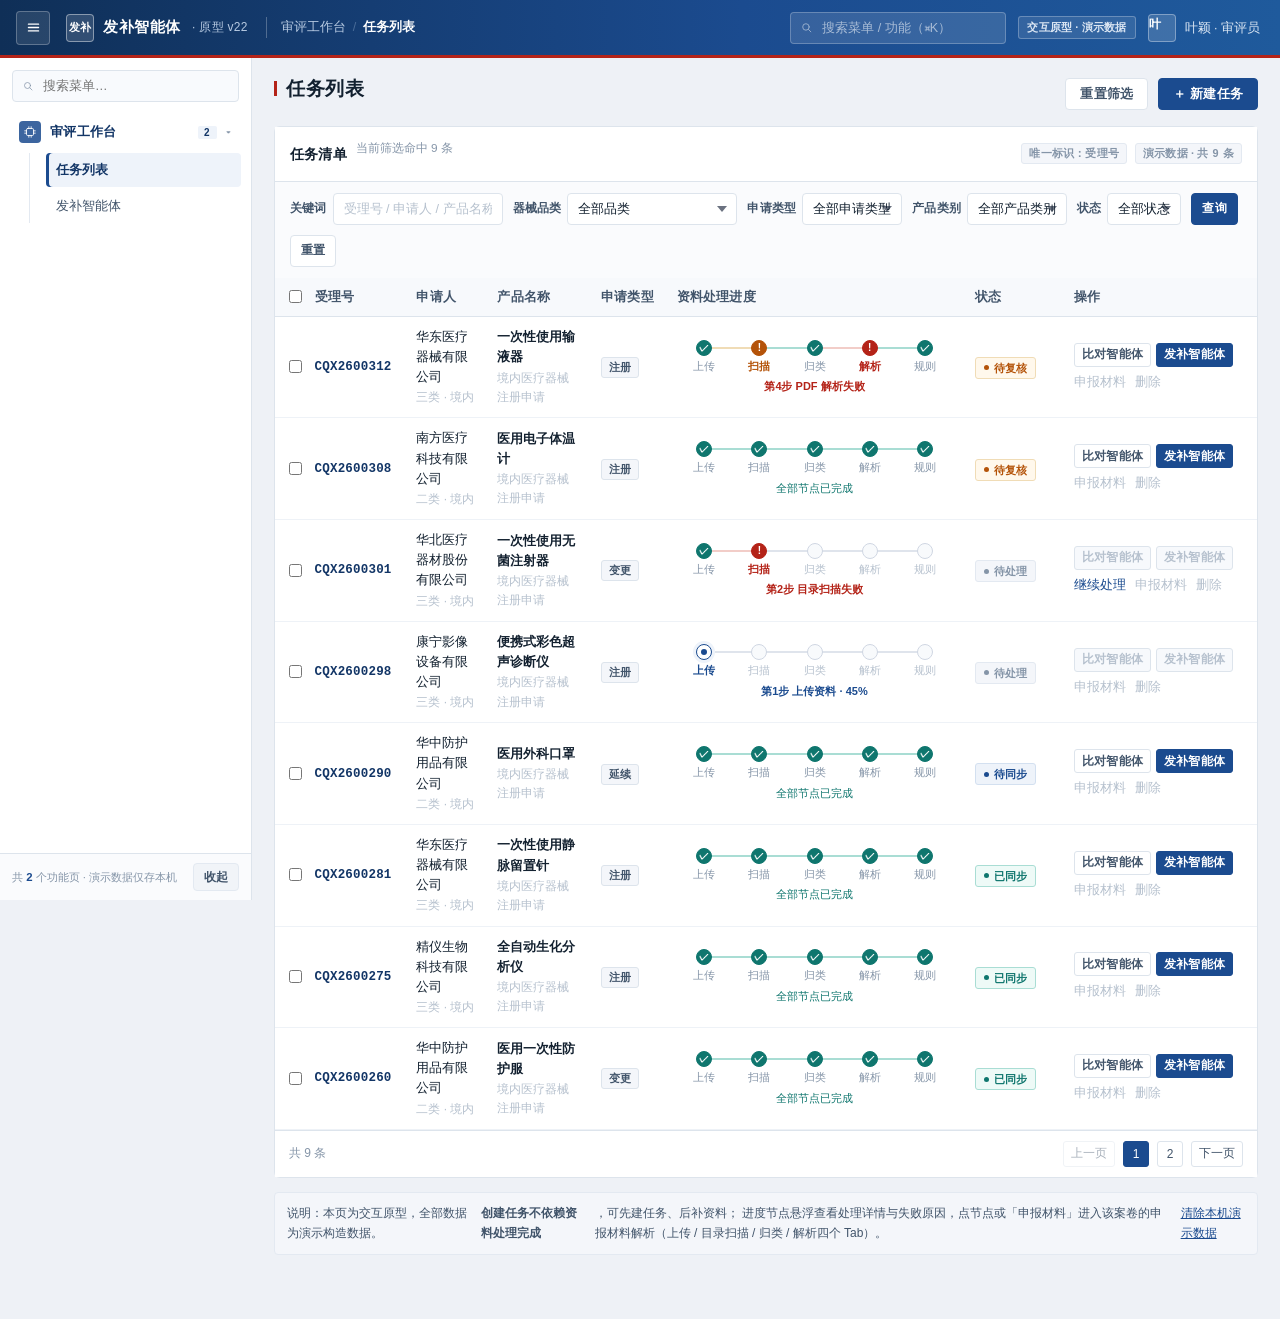
<file: index.html>
<!DOCTYPE html>
<html lang="zh-CN">
<head>
<meta charset="utf-8">
<meta name="viewport" content="width=device-width,initial-scale=1">
<title>任务列表 · 发补智能体原型 v22</title>
<link rel="stylesheet" href="./assets/style.css">
</head>
<body>
<div class="shell">
  <header class="topbar" id="topbar"></header>
  <aside class="side" id="side"></aside>

  <main class="content">
    <div class="page-head">
      <div>
        <div class="page-title"><span class="dot"></span>任务列表</div>
      </div>
      <div class="right">
        <button class="btn" id="btnReset">重置筛选</button>
        <button class="btn primary" id="btnNew">＋ 新建任务</button>
      </div>
    </div>

    <div class="panel">
      <div class="panel-head">
        <h3>任务清单</h3>
        <span class="sub" id="listHint"></span>
        <div class="right">
          <span class="tag t-gray">唯一标识：受理号</span>
          <span class="tag t-gray">演示数据 · 共 <b id="totalNum">0</b> 条</span>
        </div>
      </div>

      <div class="panel-body tight">
        <div class="toolbar">
          <div class="fld"><span>关键词</span>
            <input class="inp w-md" id="fKw" placeholder="受理号 / 申请人 / 产品名称"></div>
          <div class="fld"><span>器械品类</span><select class="sel" id="fDev"></select></div>
          <div class="fld"><span>申请类型</span><select class="sel" id="fApplyType"></select></div>
          <div class="fld"><span>产品类别</span><select class="sel" id="fProdClass"></select></div>
          <div class="fld"><span>状态</span><select class="sel" id="fStatus"></select></div>
          <button class="btn primary sm" id="btnQuery" style="height:32px">查询</button>
          <button class="btn sm" id="btnClear" style="height:32px">重置</button>
        </div>
      </div>

      <div class="batchbar" id="batchBar">
        <span class="bn">已选 <b id="bnNum">0</b> 项</span>
        <span class="sp"></span>
        <button class="btn sm" id="bnDel">批量删除</button>
        <button class="btn sm gh" id="bnClear">清除选择</button>
      </div>

      <div class="tbl-wrap">
        <table class="tbl">
          <thead>
            <tr>
              <th class="chkcell"><input type="checkbox" id="chkAll" title="选择本页全部"></th>
              <th style="width:122px">受理号</th>
              <th style="width:166px">申请人</th>
              <th style="width:188px">产品名称</th>
              <th style="width:158px">器械品类</th>
              <th style="width:78px">申请类型</th>
              <th style="width:318px">资料处理进度</th>
              <th style="width:84px">状态</th>
              <th style="width:172px">操作</th>
            </tr>
          </thead>
          <tbody id="rows"></tbody>
        </table>
      </div>
      <div class="pager" id="pager"></div>
    </div>

    <div class="infobar i-gray" style="margin:0">
      说明：本页为交互原型，全部数据为演示构造数据。<b>创建任务不依赖资料处理完成</b>，可先建任务、后补资料；
      进度节点悬浮查看处理详情与失败原因，点节点或「申报材料」进入该案卷的申报材料解析（上传 / 目录扫描 / 归类 / 解析四个 Tab）。
      <a id="btnClearDemo" style="color:var(--primary);text-decoration:underline;cursor:pointer">清除本机演示数据</a>
    </div>
  </main>
</div>

<div id="toastBox"></div>

<script src="./assets/app.js"></script>
<script src="./assets/data.js"></script>
<script src="./assets/cascade.js"></script>
<script>
(function () {
  'use strict';
  var $ = APP.$, $$ = APP.$$, esc = APP.esc, ic = APP.ic;

  var S = { kw: '', devTop: '', applyType: '', prodClass: '', status: '', page: 1, size: 8 };
  var RUNNING = {};

  APP.renderTop({ crumb: ['审评工作台', '任务列表'] });
  APP.renderSide('list');

  function fillSel(sel, arr, allTxt) {
    var h = '<option value="">' + allTxt + '</option>';
    arr.forEach(function (v) { h += '<option value="' + esc(v) + '">' + esc(v) + '</option>'; });
    sel.innerHTML = h;
  }
  fillSel($('#fDev'), DATA.DEVICE_CAT.map(function (g) { return g.t; }), '全部品类');
  fillSel($('#fApplyType'), DATA.ENUM.applyType, '全部申请类型');
  fillSel($('#fProdClass'), DATA.ENUM.productClass, '全部产品类别');
  fillSel($('#fStatus'), Object.keys(DATA.STATUS), '全部状态');

  function filtered() {
    var kw = S.kw.trim().toLowerCase();
    return DATA.CASES.filter(function (c) {
      if (S.devTop && !devMatch(c)) return false;
      if (S.applyType && c.applyType !== S.applyType) return false;
      if (S.prodClass && c.productClass !== S.prodClass) return false;
      if (S.status && c.status !== S.status) return false;
      if (kw) {
        var hay = [c.acceptNo, c.product, c.ent, c.applyItem].join(' ').toLowerCase();
        if (hay.indexOf(kw) < 0) return false;
      }
      return true;
    });
  }

  /* ---------------- 节点状态 ---------------- */
  function nodeCls(x) {
    if (!x) return 'pending';
    if (x.st === 'fail') return 'fail';
    if (x.st === 'warn') return 'warn';
    if (x.st === 'running') return 'run';
    if (x.st === 'done') return 'done';
    return 'pending';
  }
  function nodeDone(x) { return !!x && (x.st === 'done' || x.st === 'warn'); }
  function isRunning(c) {
    return DATA.FLOW_STEPS.some(function (s) {
      var x = (c.flow || {})[s.k];
      return x && x.st === 'running';
    });
  }
  function nodeDetail(c, k) {
    var x = (c.flow || {})[k] || {};
    if (k === 'upload') {
      var fn = x.file ? x.file.name + (x.file.count ? ' · ' + x.file.count + ' 个文件' : ' · ' + x.file.size) : '文件夹已上传';
      if (x.st === 'done') return fn + '，创建后自动扫描目录';
      if (x.st === 'running') return '正在上传 ' + (x.pct || 0) + '%' + (x.file ? ' · ' + x.file.name : '');
      return '尚未选择文件夹';
    }
    if (k === 'unzip') {
      if (x.st === 'done') return '读取 ' + (x.files || 128) + ' 个文件' + (x.failN ? '（' + x.failN + ' 个失败，见「申报材料解析 · 目录扫描」）' : '') +
        ' · ' + (x.dirs || 6) + ' 个一级目录 · 耗时 ' + (x.cost || '3.2s');
      if (x.st === 'running') return '正在扫描目录 ' + (x.pct || 0) + '%';
      if (x.st === 'fail') return '目录扫描未完成，后续节点被阻塞';
      return '等待上传完成';
    }
    if (k === 'classify') {
      if (x.st === 'done') return '128 个 ch 文件 → 12 个 rps 目录（自动 ' + (x.auto != null ? x.auto : 125) + ' · 待确认 ' + (x.low != null ? x.low : 0) + ' · 人工调整 ' + (x.manual || 0) + '）';
      if (x.st === 'running') return '正在按归类规则处理 ' + (x.pct || 0) + '%';
      return '等待目录扫描完成';
    }
    if (k === 'parse') {
      if (x.st === 'done') return '解析成功 ' + (x.ok || 128) + ' 个 · 提取文本 ' + (x.pages || 3518) + ' 页';
      if (x.st === 'fail') return '成功 ' + (x.ok || 125) + ' 个 · 失败 ' + (x.failN || 3) + ' 个 · 提取文本 ' + (x.pages || 3518) + ' 页';
      if (x.st === 'running') return '正在解析 ' + (x.pct || 0) + '%';
      return '等待归类完成';
    }
    if (k === 'rule') {
      if (x.st === 'done') return '规则结论 ' + (x.hits || 12) + ' 条 · 比对差异 ' + (x.cmp || 4) + ' 项 · 历史匹配 ' + (x.hist || 12) + ' 份';
      if (x.st === 'running') return '正在运行规则包 ' + (x.pct || 0) + '%';
      return '等待解析完成';
    }
    return '';
  }
  function stateText(x) {
    if (!x) return '未开始';
    if (x.st === 'fail') return '失败';
    if (x.st === 'running') return '处理中 ' + (x.pct || 0) + '%';
    if (x.st === 'warn') return '部分失败';
    if (x.st === 'done') return '已完成';
    return '未开始';
  }

  function flowCell(c) {
    var f = DATA.flowOf(c);
    var nodes = DATA.FLOW_STEPS.map(function (s) {
      var x = (c.flow || {})[s.k] || { st: 'pending' };
      var cls = nodeCls(x);
      var dot = cls === 'done' ? '✓' : (cls === 'fail' || cls === 'warn') ? '!' : '';
      var attrs = ' data-tip-title="' + esc(s.t) + '"' +
        ' data-tip-state="' + esc(stateText(x) + (x.at ? ' · ' + x.at : '')) + '"' +
        ' data-tip-detail="' + esc(nodeDetail(c, s.k)) + '"';
      if (x.err) attrs += ' data-tip-err="' + esc(x.err + (x.errMore ? '；' + x.errMore : '')) + '"';
      return '<div class="fnode ' + cls + '"' + attrs + '>' +
        '<span class="fdot">' + dot + '</span>' +
        '<span class="flab">' + esc(s.short) + '</span></div>';
    }).join('');

    var cap, tone;
    if (f.fail) { cap = '第' + f.fail.i + '步 ' + f.fail.t + '失败'; tone = 'red'; }
    else if (isRunning(c)) {
      var curNode = null;
      DATA.FLOW_STEPS.forEach(function (s) {
        var x = (c.flow || {})[s.k];
        if (!curNode && x && x.st === 'running') curNode = { t: s.t, pct: x.pct || 0, i: DATA.FLOW_STEPS.indexOf(s) + 1 };
      });
      cap = curNode ? ('第' + curNode.i + '步 ' + curNode.t + ' · ' + curNode.pct + '%') : '处理中';
      tone = 'blue';
    } else if (f.warn) {
      cap = '有环节存在失败文件 · 点开排查';
      tone = 'amber';
    } else if (!f.done && f.cur) {
      cap = '待处理 · 下一步 ' + f.cur.t;
      tone = 'gray';
    } else if (f.done) {
      cap = '全部节点已完成';
      tone = 'green';
    } else {
      cap = '未开始';
      tone = 'gray';
    }

    return '<div class="flowcell" id="flow-' + esc(c.acceptNo) + '">' +
      '<div class="fprog">' + nodes + '</div>' +
      '<div class="fcap ' + tone + '">' + esc(cap) + '</div></div>';
  }

  /* ---------------- 表格 ---------------- */
  var STATUS_ORDER = { '待复核': 0, '待处理': 1, '待同步': 2, '已同步': 3 };

  function devName(c) {
    if (!c.devCat || !c.devCat.length) return c.cat || '—';
    var last = c.devCat[c.devCat.length - 1];
    return String(last).replace(/^[\d\-]+\s+/, '');
  }
  function devParent(c) {
    if (!c.devCat || c.devCat.length < 2) return '';
    return String(c.devCat[1]).replace(/^[\d\-]+\s+/, '');
  }
  function devMatch(c) {
    if (!c.devCat || !c.devCat.length) return false;
    var v = String(c.devCat[0]);
    return v === S.devTop || v.slice(0, 2) === String(S.devTop).slice(0, 2);
  }

  var SEL = {};
  function selCount() { return Object.keys(SEL).length; }
  function syncBatch() {
    var n = selCount();
    var bar = $('#batchBar');
    if (bar) bar.classList.toggle('on', n > 0);
    var num = $('#bnNum'); if (num) num.textContent = n;
    var rows = $$('#rows .rowchk');
    var all = rows.length > 0 && rows.every(function (x) { return x.checked; });
    var some = rows.some(function (x) { return x.checked; });
    var ca = $('#chkAll');
    if (ca) { ca.checked = all; ca.indeterminate = !all && some; }
  }
  function selClear() {
    SEL = {};
    $$('#rows .rowchk').forEach(function (x) { x.checked = false; });
    $$('#rows tr.sel').forEach(function (tr) { tr.classList.remove('sel'); });
    syncBatch();
  }

  function renderTable() {
    var list = filtered().slice();
    list.sort(function (a, b) {
      if (a.isNew && !b.isNew) return -1;
      if (!a.isNew && b.isNew) return 1;
      var d = (STATUS_ORDER[a.status] == null ? 9 : STATUS_ORDER[a.status]) - (STATUS_ORDER[b.status] == null ? 9 : STATUS_ORDER[b.status]);
      return d !== 0 ? d : (a.updated < b.updated ? 1 : -1);
    });
    var total = list.length;
    var pages = Math.max(1, Math.ceil(total / S.size));
    if (S.page > pages) S.page = pages;
    var pageList = list.slice((S.page - 1) * S.size, (S.page - 1) * S.size + S.size);

    var tb = $('#rows');
    if (!total) {
      tb.innerHTML = '<tr><td colspan="9"><div class="empty">' +
        '<div class="eic">' + ic('search', 20) + '</div>' +
        '<div class="et">没有符合条件的任务</div>' +
        '<div class="es">可尝试放宽筛选条件，或新建一个任务</div>' +
        '<div class="eact"><button class="btn sm" id="emptyClear">重置筛选</button>' +
        '<button class="btn primary sm" id="emptyNew">＋ 新建任务</button></div>' +
        '</div></td></tr>';
      $('#emptyClear').onclick = doClear;
      $('#emptyNew').onclick = openNew;
    } else {
      var h = '';
      pageList.forEach(function (c) {
        var st = DATA.STATUS[c.status] || { tone: 'b-gray' };
        var parseNode = (c.flow || {}).parse || {};
        /* 解析即使有少量文件失败，只要成功解析过文件，比对智能体仍可基于成功文件运行 */
        var parseOk = nodeDone(parseNode) || (parseNode.st === 'fail' && (parseNode.ok || 0) > 0);
        var ruleOk = nodeDone((c.flow || {}).rule);
        var f = DATA.flowOf(c);
        var running = isRunning(c);
        var cmpOff = parseOk ? '' : ' off';
        var draftOff = ruleOk ? '' : ' off';
        var runLink = (running || f.done) ? '' :
          '<a data-act="run">' + (f.pct ? '继续处理' : '开始处理') + '</a>';

        h += '<tr data-no="' + esc(c.acceptNo) + '"' + (SEL[c.acceptNo] ? ' class="sel"' : '') + '>' +
          '<td class="chkcell"><input type="checkbox" class="rowchk" data-no="' + esc(c.acceptNo) + '"' +
            (SEL[c.acceptNo] ? ' checked' : '') + '></td>' +
          '<td class="mono"><span class="acceptlink" data-act="parse" title="查看该案卷的申报材料解析">' + esc(c.acceptNo) + '</span>' +
            (c.isNew ? '<div class="t2" style="color:var(--green)">新建</div>' : '') + '</td>' +
          '<td><div class="t1" style="font-weight:400">' + esc(c.ent) + '</div><div class="t2">' +
            esc((c.productClass || '—') + ' · ' + (c.region || '—')) + '</div></td>' +
          '<td><div class="t1">' + esc(c.product) + '</div><div class="t2">' + esc(c.applyItem || c.cat) + '</div></td>' +
          '<td><div class="t1" style="font-weight:400">' + esc(devName(c)) + '</div><div class="t2">' + esc(devParent(c)) + '</div></td>' +
          '<td class="nowrap"><span class="tag">' + esc(c.applyType || c.regType) + '</span></td>' +
          '<td>' + flowCell(c) + '</td>' +
          '<td><span class="badge ' + st.tone + '"><span class="bd"></span>' + esc(c.status) + '</span></td>' +
          '<td><div class="opcell">' +
            '<div class="opbtns">' +
              '<button class="btn xs' + cmpOff + '" data-act="cmp"' +
                (cmpOff ? ' title="资料解析完成后可用"' : '') + '>比对智能体</button>' +
              '<button class="btn xs primary' + draftOff + '" data-act="draft"' +
                (draftOff ? ' title="规则运行完成后可用"' : '') + '>发补智能体</button>' +
            '</div>' +
            '<div class="cell-ops">' +
              runLink +
              '<a data-act="parse" class="mute">申报材料</a>' +
              '<a data-act="del" class="mute">删除</a>' +
            '</div>' +
          '</div></td>' +
        '</tr>';
      });
      tb.innerHTML = h;
    }

    $('#totalNum').textContent = total;
    $('#listHint').textContent = total ? ('当前筛选命中 ' + total + ' 条') : '';
    APP.renderPager($('#pager'), total, S.page, S.size, function (p) { S.page = p; renderTable(); });
    syncBatch();
  }

  /* ---------------- 行内处理（不跳页） ---------------- */
  function findCase(no) {
    return DATA.CASES.filter(function (x) { return x.acceptNo === no; })[0];
  }
  function nowStr() {
    var d = new Date();
    function p(n) { return n < 10 ? '0' + n : '' + n; }
    return d.getFullYear() + '-' + p(d.getMonth() + 1) + '-' + p(d.getDate()) + ' ' + p(d.getHours()) + ':' + p(d.getMinutes());
  }
  function hm() {
    var d = new Date();
    return (d.getHours() < 10 ? '0' : '') + d.getHours() + ':' + (d.getMinutes() < 10 ? '0' : '') + d.getMinutes();
  }
  function fillMeta(k, x) {
    if (k === 'upload') {
      if (!x.file) x.file = { name: '企业申报资料', size: '42.8 MB', count: 128, dirs: 6 };
    } else if (k === 'unzip') {
      x.files = 128; x.dirs = 6; x.cost = '3.2s';
    } else if (k === 'classify') {
      x.auto = 125; x.low = 3; x.manual = 0;
    } else if (k === 'parse') {
      x.ok = 128; x.failN = 0; x.pages = 3518;
    } else if (k === 'rule') {
      x.hits = 12; x.cmp = 4; x.hist = 12;
    }
  }

  function runTask(no) {
    var c = findCase(no);
    if (!c || RUNNING[no]) return;
    var order = DATA.FLOW_STEPS.map(function (s) { return s.k; });
    var startIdx = 0;
    while (startIdx < order.length && nodeDone(c.flow[order[startIdx]])) startIdx++;
    if (startIdx >= order.length) return;

    RUNNING[no] = true;
    if (order[startIdx] === 'upload' && !(c.flow.upload && c.flow.upload.file)) {
      c.flow.upload = c.flow.upload || {};
      c.flow.upload.file = { name: '企业申报资料_' + no, size: '42.8 MB', count: 128, dirs: 6 };
    }
    renderTable();

    (function step(i) {
      if (i >= order.length) {
        RUNNING[no] = false;
        c.status = '待复核';
        c.updated = nowStr();
        DATA.saveFlow(no, c.flow);
        if (c.isNew) DATA.saveCase(c);
        renderTable();
        APP.toast('受理号 ' + no + ' 的资料处理已完成，可进入发补智能体', 'ok', 3200);
        return;
      }
      var k = order[i];
      if (nodeDone(c.flow[k])) { step(i + 1); return; }

      var x = c.flow[k] || (c.flow[k] = { st: 'pending', pct: 0 });
      var base = (x.st === 'fail') ? 0 : (x.pct || 0);
      x.st = 'running';
      x.pct = base;
      delete x.err;
      delete x.errMore;
      renderTable();

      var t0 = Date.now();
      var dur = 760;
      var timer = setInterval(function () {
        var p = Math.min(100, Math.round(base + (Date.now() - t0) / dur * (100 - base)));
        x.pct = p;
        var el = $('#flow-' + no);
        if (el) el.outerHTML = flowCell(c);
        if (p >= 100) {
          clearInterval(timer);
          x.st = 'done';
          x.pct = 100;
          x.at = hm();
          fillMeta(k, x);
          DATA.saveFlow(no, c.flow);
          if (c.isNew) DATA.saveCase(c);
          renderTable();
          setTimeout(function () { step(i + 1); }, 240);
        }
      }, 90);
    })(startIdx);
  }

  /* ---------------- 行操作 ---------------- */
  $('#rows').addEventListener('click', function (e) {
    var b = e.target.closest('[data-act]');
    if (!b) return;
    var tr = b.closest('tr');
    var no = tr.dataset.no;
    var c = findCase(no);
    if (!c) return;
    var act = b.dataset.act;

    if (act === 'parse') { location.href = './09-申报材料解析.html?case=' + encodeURIComponent(no); return; }
    if (act === 'cmp') {
      /* 不弹窗：解析完成后直接进入比对结果页；未完成时静默不响应 */
      if (b.classList.contains('off')) { APP.toast('资料解析完成后才能进入比对智能体', 'warn', 2600); return; }
      location.href = './07-比对智能体.html?case=' + encodeURIComponent(no);
      return;
    }
    if (act === 'draft') {
      if (b.classList.contains('off')) { APP.toast('规则运行完成后才能进入发补智能体', 'warn', 2600); return; }
      location.href = './08-发补智能体.html?case=' + encodeURIComponent(no) + '&tab=rules';
      return;
    }
    if (act === 'run') { runTask(no); return; }
    if (act === 'del') { confirmDel(c); }
  });

  /* 勾选 */
  $('#rows').addEventListener('change', function (e) {
    var cb = e.target.closest('.rowchk');
    if (!cb) return;
    var no = cb.dataset.no;
    if (cb.checked) SEL[no] = true; else delete SEL[no];
    var tr = cb.closest('tr');
    if (tr) tr.classList.toggle('sel', cb.checked);
    syncBatch();
  });
  var ca = $('#chkAll');
  if (ca) ca.addEventListener('change', function () {
    var on = this.checked;
    $$('#rows .rowchk').forEach(function (cb) {
      cb.checked = on;
      var no = cb.dataset.no;
      if (on) SEL[no] = true; else delete SEL[no];
      var tr = cb.closest('tr'); if (tr) tr.classList.toggle('sel', on);
    });
    syncBatch();
  });
  $('#bnClear').onclick = selClear;
  $('#bnDel').onclick = function () {
    var nos = Object.keys(SEL);
    if (!nos.length) return;
    APP.confirmDialog({
      title: '批量删除任务', tone: 'red', okText: '删除 ' + nos.length + ' 个任务',
      body: '将删除 <b>' + nos.length + '</b> 个任务：' + nos.map(esc).join('、') + '。<br>' +
        '对应的申报资料处理进度与发补意见草稿将一并移除，且不可恢复。'
    }, function () {
      nos.forEach(function (no) { DATA.removeCase(no); delete SEL[no]; });
      render();
      APP.toast('已删除 ' + nos.length + ' 个任务', 'ok');
    });
  };

  function confirmDel(c) {
    APP.confirmDialog({
      title: '删除任务',
      tone: 'red',
      okText: '确认删除',
      body: '将删除受理号 <b>' + esc(c.acceptNo) + '</b>（' + esc(c.product) + ' · ' + esc(c.ent) + '）。<br>' +
        '该任务的申报资料处理进度、发补意见草稿将一并移除，且不可恢复。' +
        (c.status === '已同步' ? '<br><b>注意：该任务已同步至审评系统，删除后不影响审评系统中已有的数据。</b>' : '')
    }, function () {
      DATA.removeCase(c.acceptNo);
      delete SEL[c.acceptNo];
      render();
      APP.toast('受理号 ' + c.acceptNo + ' 的任务已删除', 'ok');
    });
  }

  /* ---------------- 查询 / 重置 ---------------- */
  function doQuery() {
    S.kw = $('#fKw').value; S.devTop = $('#fDev').value; S.applyType = $('#fApplyType').value;
    S.prodClass = $('#fProdClass').value; S.status = $('#fStatus').value; S.page = 1;
    render();
    APP.toast('已按条件筛选，命中 ' + filtered().length + ' 条', 'ok', 1600);
  }
  function doClear() {
    S = { kw: '', devTop: '', applyType: '', prodClass: '', status: '', page: 1, size: 8 };
    $('#fKw').value = ''; $('#fDev').value = ''; $('#fApplyType').value = '';
    $('#fProdClass').value = ''; $('#fStatus').value = '';
    render();
  }
  $('#btnQuery').onclick = doQuery;
  $('#btnClear').onclick = doClear;
  $('#btnReset').onclick = doClear;
  $('#btnClearDemo').onclick = function () {
    APP.confirmDialog({
      title: '清除本机演示数据', tone: 'amber', okText: '清除并刷新',
      body: '将清除在本机新建的任务及其处理进度（浏览器 localStorage），<br>原型内置的演示案卷不受影响。'
    }, function () { DATA.clearDemo(); location.reload(); });
  };
  $('#fKw').addEventListener('keydown', function (e) { if (e.key === 'Enter') doQuery(); });

  /* ---------------- 节点悬浮详情 ---------------- */
  var tip = document.createElement('div');
  tip.className = 'nodetip';
  tip.id = 'nodeTip';
  document.body.appendChild(tip);

  function hideTip() { tip.style.display = 'none'; }
  document.addEventListener('mouseover', function (e) {
    var n = e.target.closest ? e.target.closest('.fnode') : null;
    if (!n) return;
    var t = n.dataset.tipTitle || '';
    var s = n.dataset.tipState || '';
    var d = n.dataset.tipDetail || '';
    var err = n.dataset.tipErr || '';
    tip.innerHTML = '<b>' + esc(t) + '</b>' +
      '<span class="nts">' + esc(s) + '</span>' +
      (err ? '<span class="nte">' + esc(err) + '</span>' : '') +
      (d ? '<span class="ntd">' + esc(d) + '</span>' : '');
    tip.style.display = 'block';
    var r = n.getBoundingClientRect();
    var w = tip.offsetWidth, h = tip.offsetHeight;
    var left = Math.min(window.innerWidth - w - 12, Math.max(10, r.left + r.width / 2 - w / 2));
    var top = r.top - h - 9;
    var below = false;
    if (top < 8) { top = r.bottom + 9; below = true; }
    tip.style.left = left + 'px';
    tip.style.top = top + 'px';
    tip.classList.toggle('below', below);
  });
  document.addEventListener('mouseout', function (e) {
    var n = e.target.closest ? e.target.closest('.fnode') : null;
    if (n && !n.contains(e.relatedTarget)) hideTip();
  });
  /* 点进度节点：直接进该案卷的申报材料解析，并落在对应 Tab */
  document.addEventListener('click', function (e) {
    var n = e.target.closest ? e.target.closest('.fnode') : null;
    if (!n) return;
    var tr = n.closest('tr');
    if (!tr || !tr.dataset.no) return;
    var idx = Array.prototype.indexOf.call(n.parentNode.children, n);
    var step = DATA.FLOW_STEPS[idx];
    location.href = './09-申报材料解析.html?case=' + encodeURIComponent(tr.dataset.no) +
      (step ? '&stage=' + encodeURIComponent(step.k) : '');
  });
  window.addEventListener('scroll', hideTip, true);

  /* ======================================================================
     新建任务：受理号必填 + 7 项基础字段；直接上传申报资料文件夹（无需压缩）
     ====================================================================== */
  var NW = null;

  function fmtSize(b) {
    if (!b) return '—';
    if (b >= 1073741824) return (b / 1073741824).toFixed(1) + ' GB';
    if (b >= 1048576) return (b / 1048576).toFixed(1) + ' MB';
    return Math.max(1, Math.round(b / 1024)) + ' KB';
  }
  function regTypeOf(t) { return t === '注册' ? '首次注册' : (t === '延续' ? '延续注册' : '变更注册'); }

  function openNew() {
    NW = { devCat: [], prodClass: '', region: '', file: null, pct: 0, timer: null, data: null, mask: null };

    var body =
      '<div id="newErr" style="display:none;margin-bottom:13px"></div>' +
      '<div class="fg2">' +
        '<div class="fi"><label>受理号 <span class="req">*</span></label>' +
          '<input class="inp" id="nAccept" placeholder="如：CQX2600455" autocomplete="off" style="font-family:var(--mono)">' +
          '<div class="fhint">唯一标识，全系统不重复；创建后不可修改</div></div>' +
        '<div class="fi"><label>申请人 <span class="req">*</span></label>' +
          '<input class="inp" id="nApplicant" placeholder="如：华东医疗器械有限公司" autocomplete="off" style="margin-bottom:0"></div>' +
        '<div class="fi"><label>产品名称 <span class="req">*</span></label>' +
          '<input class="inp" id="nProduct" placeholder="如：一次性使用输液器" autocomplete="off"></div>' +
        '<div class="fi"><label>申请类型 <span class="req">*</span></label>' +
          '<select class="sel" id="nApplyType"><option value="">请选择</option>' +
            DATA.ENUM.applyType.map(function (v) { return '<option>' + esc(v) + '</option>'; }).join('') +
          '</select></div>' +
        '<div class="fi span2"><label>器械品类 <span class="req">*</span><span class="k">手工填写品类名称或编码，如：14-08-02 输液器、输血器材</span></label>' +
          '<input class="inp" id="nDevCat" placeholder="请输入器械品类" autocomplete="off"></div>' +
        '<div class="fi"><label>申请事项 <span class="req">*</span></label>' +
          '<select class="sel" id="nApplyItem"><option value="">请选择</option>' +
            DATA.ENUM.applyItem.map(function (v) { return '<option>' + esc(v) + '</option>'; }).join('') +
          '</select></div>' +
        '<div class="fi"><label>产品类别 <span class="req">*</span></label>' +
          '<div class="vchips" id="nProdClass">' +
            DATA.ENUM.productClass.map(function (v) { return '<span class="vchip" data-v="' + esc(v) + '">' + esc(v) + '</span>'; }).join('') +
          '</div></div>' +
        '<div class="fi"><label>地域 <span class="req">*</span></label>' +
          '<div class="vchips" id="nRegion">' +
            DATA.ENUM.region.map(function (v) { return '<span class="vchip" data-v="' + esc(v) + '">' + esc(v) + '</span>'; }).join('') +
          '</div></div>' +
      '</div>' +

      '<div class="nwsec"><span class="nwsec-h">申报资料文件夹 <span class="req">*</span></span>' +
        '<span class="nwsec-s">直接上传整个文件夹，无需压缩 → 自动扫描目录 → 按 ch 归类 → 解析 → 跑规则</span></div>' +
      '<div class="upz" id="upZone">' +
        '<div class="upz-ic">' + ic('arrowUp', 20) + '</div>' +
        '<div class="upz-t">将企业申报资料<b>文件夹</b>拖到此处，或 <button type="button" class="linkbtn" id="upPick">选择本地文件夹</button></div>' +
        '<div class="upz-s">保留原有目录结构（含子目录），单个案卷文件夹 ≤ 2GB，无需打包成压缩包</div>' +
        '<input type="file" id="upFile" webkitdirectory directory multiple style="display:none">' +
      '</div>' +
      '<div class="upcard" id="upFileCard" style="display:none"></div>' +
      '<div class="uphint" id="upHintRow">没有现成文件夹？<button type="button" class="linkbtn" id="upDemo">使用演示文件夹（128 个文件 · 6 个一级目录 · 42.8 MB）</button></div>' +
      '<div class="infobar i-blue" style="margin:12px 0 0">' + ic('info', 15, 'ib-ic') +
        '<div>字段与文件夹都要填/选，点「创建任务」后直接进列表并开始处理；文件夹内的层级会原样保留。</div></div>';

    APP.openModal({
      title: '新建发补任务', width: 'w860', body: body,
      foot: '<span class="tip">带 <span style="color:var(--red)">*</span> 为必填项 · 受理号唯一 · 申报资料文件夹必选</span><span class="sp"></span>' +
        '<button class="btn" data-close="1">取消</button>' +
        '<button class="btn primary" id="nCreate">创建任务</button>',
      after: function (m) {
        NW.mask = m;
        initStep1(m);
        initUpload(m);
        $('#nCreate', m).onclick = function () { createTask(m); };
        setTimeout(function () { var f = $('#nAccept', m); if (f) f.focus(); }, 60);
      }
    });
  }

  function initStep1(m) {
    /* 器械品类：手工填写（v20 起不再用四级联动） */
    var dci = $('#nDevCat', m);
    if (dci) {
      dci.addEventListener('input', function () {
        var v = dci.value.trim();
        NW.devCat = v ? [v] : [];
        dci.classList.remove('bad');
      });
    }

    function chipGroup(sel, key) {
      var box = $(sel, m);
      box.addEventListener('click', function (e) {
        var c = e.target.closest('.vchip');
        if (!c) return;
        NW[key] = (NW[key] === c.dataset.v) ? '' : c.dataset.v;
        $$('.vchip', box).forEach(function (x) { x.classList.toggle('on', x.dataset.v === NW[key]); });
      });
    }
    chipGroup('#nProdClass', 'prodClass');
    chipGroup('#nRegion', 'region');

    ['nAccept', 'nApplicant', 'nProduct'].forEach(function (id) {
      var el = $('#' + id, m);
      el.addEventListener('input', function () { el.classList.remove('bad'); });
    });
    ['nApplyType', 'nApplyItem'].forEach(function (id) {
      var el = $('#' + id, m);
      el.addEventListener('change', function () { el.classList.remove('bad'); });
    });
  }

  function showErr(m, errs) {
    var eb = $('#newErr', m);
    eb.style.display = '';
    eb.innerHTML = '<div class="infobar i-amber" style="margin:0">' + ic('warn', 15, 'ib-ic') +
      '<div>' + errs.map(esc).join('<br>') + '</div></div>';
    var bd = m.querySelector('.modal-bd');
    if (bd) bd.scrollTop = 0;
  }

  function validate(m) {
    var accept = $('#nAccept', m).value.trim();
    var applicant = $('#nApplicant', m).value.trim();
    var product = $('#nProduct', m).value.trim();
    var applyType = $('#nApplyType', m).value;
    var applyItem = $('#nApplyItem', m).value;
    var errs = [];

    function mark(id, bad) { var e = $('#' + id, m); if (e) e.classList.toggle('bad', !!bad); }
    mark('nAccept', !accept); mark('nApplicant', !applicant); mark('nProduct', !product);
    mark('nApplyType', !applyType); mark('nApplyItem', !applyItem);

    if (!accept) errs.push('请填写「受理号」');
    if (!applicant) errs.push('请填写「申请人」');
    if (!product) errs.push('请填写「产品名称」');
    if (!NW.devCat || !NW.devCat.length) {
      errs.push('请填写「器械品类」');
      var dc = $('#nDevCat', m); if (dc) dc.classList.add('bad');
    }
    if (!applyType) errs.push('请选择「申请类型」');
    if (!applyItem) errs.push('请选择「申请事项」');
    if (!NW.prodClass) errs.push('请选择「产品类别」');
    if (!NW.region) errs.push('请选择「地域」');

    if (accept) {
      var dup = DATA.CASES.some(function (c) { return c.acceptNo.toLowerCase() === accept.toLowerCase(); });
      if (dup) {
        errs.push('受理号「' + accept + '」已存在（受理号是唯一标识），请勿重复创建');
        mark('nAccept', true);
      }
    }

    if (!NW.file) {
      errs.push('请选择企业申报资料文件夹（未选择不能创建任务）');
      var uz = $('#upZone', m);
      if (uz) { uz.classList.add('bad'); uz.scrollIntoView({ block: 'center' }); }
    }

    if (errs.length) { showErr(m, errs); return false; }

    var eb = $('#newErr', m);
    eb.style.display = 'none';
    var dc2 = $('#nDevCat', m); if (dc2) dc2.classList.remove('bad');
    NW.data = { accept: accept, applicant: applicant, product: product, applyType: applyType, applyItem: applyItem };
    return true;
  }

  /* ---------- 上传模拟 ---------- */
  function initUpload(m) {
    var file = $('#upFile', m);
    var zone = $('#upZone', m);

    $('#upPick', m).onclick = function (e) { e.stopPropagation(); file.value = ''; file.click(); };
    zone.onclick = function (e) { if (!e.target.closest('button')) { file.value = ''; file.click(); } };
    file.onchange = function () { if (file.files && file.files.length) useDirFromFiles(file.files); };
    $('#upDemo', m).onclick = function () {
      useDir('企业申报资料（演示）', 42.8 * 1048576, 128, 6);
    };

    ['dragenter', 'dragover'].forEach(function (ev) {
      zone.addEventListener(ev, function (e) { e.preventDefault(); zone.classList.add('over'); });
    });
    ['dragleave', 'drop'].forEach(function (ev) {
      zone.addEventListener(ev, function (e) { e.preventDefault(); zone.classList.remove('over'); });
    });
    zone.addEventListener('drop', function (e) {
      var dt = e.dataTransfer;
      var it = dt && dt.items && dt.items[0];
      var entry = it && it.webkitGetAsEntry ? it.webkitGetAsEntry() : null;
      /* 1) 拖进来的是文件夹：递归数文件、算体积 */
      if (entry && entry.isDirectory) {
        walkDir(entry, function (st) { useDir(entry.name, st.size, st.n, st.dirs); });
        return;
      }
      /* 2) 拖进来的是单个文件：提示改为拖文件夹 */
      if (dt && dt.files && dt.files.length) {
        APP.toast('请拖入整个申报资料文件夹，而不是单个文件', 'warn', 2800);
      }
    });
    $('#upFileCard', m).addEventListener('click', function (e) {
      if (e.target.closest('#upChange')) { file.value = ''; file.click(); }
    });
  }

  /* 通过 <input webkitdirectory> 选中的一批文件 → 文件夹信息 */
  function useDirFromFiles(files) {
    if (!files || !files.length) return;
    var size = 0, i, top = {};
    for (i = 0; i < files.length; i++) size += files[i].size || 0;
    var rel = files[0].webkitRelativePath || '';
    var name = rel.indexOf('/') > 0 ? rel.split('/')[0] : '企业申报资料';
    for (i = 0; i < files.length; i++) {
      var r = files[i].webkitRelativePath || '';
      var seg = r.split('/');
      if (seg.length > 2) top[seg[1]] = 1;
    }
    useDir(name, size, files.length, Object.keys(top).length || 1);
  }

  /* 拖入文件夹时的递归统计（返回文件数 / 总体积 / 一级目录数） */
  function walkDir(root, cb) {
    var st = { n: 0, size: 0, dirs: 0 }, pending = 1, done = false;
    function tick() {
      if (--pending === 0 && !done) { done = true; cb(st); }
    }
    function visit(entry, depth) {
      if (entry.isFile) {
        entry.file(function (f) { st.n++; st.size += f.size || 0; tick(); },
          function () { tick(); });
        return;
      }
      if (depth === 1) st.dirs++;
      var reader = entry.createReader();
      (function readAll() {
        reader.readEntries(function (ents) {
          if (!ents.length) { tick(); return; }
          ents.forEach(function (e) { pending++; visit(e, depth + 1); });
          readAll();
        }, function () { tick(); });
      })();
    }
    visit(root, 0);
  }

  function useDir(name, size, count, dirs) {
    var m = NW.mask;
    if (!m) return;
    NW.file = {
      name: name || '企业申报资料',
      size: fmtSize(size || 0),
      count: count || 0,
      dirs: dirs || 0,
      bytes: size || 0
    };
    NW.pct = 0;
    $('#upZone', m).style.display = 'none';
    var hint = $('#upHintRow', m);
    if (hint) hint.style.display = 'none';
    var card = $('#upFileCard', m);
    card.style.display = '';
    card.innerHTML =
      '<div class="upcard-h">' +
        '<span class="fic" style="font-size:9.5px;font-weight:600">DIR</span>' +
        '<div class="fn"><b>' + esc(NW.file.name) + '</b>' +
          '<span>文件夹 · ' + NW.file.count + ' 个文件' + (NW.file.dirs ? ' · ' + NW.file.dirs + ' 个一级目录' : '') +
          ' · ' + esc(NW.file.size) + ' · 创建任务后自动扫描目录</span></div>' +
        '<button type="button" class="linkbtn" id="upChange" style="font-size:12px;flex:0 0 auto">更换文件夹</button>' +
        '<span class="fs" id="upPct">0%</span>' +
      '</div>' +
      '<div class="pbar"><i id="upBar" class="run" style="width:0%"></i></div>' +
      '<div class="uphint" id="upNote">正在读取文件夹结构并上传…</div>';
    startUpload();
  }

  function startUpload() {
    stopUpload();
    var step = 0, total = 20;
    NW.timer = setInterval(function () {
      if (!NW.mask || !document.body.contains(NW.mask)) { stopUpload(); return; }
      step++;
      var p = Math.min(100, Math.round(step / total * 100));
      NW.pct = p;
      var bar = $('#upBar'), pct = $('#upPct');
      if (bar) bar.style.width = p + '%';
      if (pct) pct.textContent = p + '%';
      if (p >= 100) {
        stopUpload();
        if (bar) bar.className = 'ok';
        var note = $('#upNote');
        if (note) note.innerHTML = '<span style="color:var(--green)">上传完成</span> · ' +
          esc(NW.file.count + ' 个文件 / ' + NW.file.size) + '，创建任务后自动扫描目录并归类';
      }
    }, 85);
  }
  function stopUpload() {
    if (NW && NW.timer) { clearInterval(NW.timer); NW.timer = null; }
  }

  /* ---------- 创建 ---------- */
  function createTask(m) {
    var start = true;
    if (!validate(m)) return;
    var no = NW.data.accept;
    var now = nowStr();
    var cat = /^14/.test(NW.devCat[0]) ? '无源医疗器械'
      : (/^22/.test(NW.devCat[0]) ? '体外诊断试剂' : '有源医疗器械');

    var c = {
      acceptNo: no,
      product: NW.data.product,
      ent: NW.data.applicant,
      cat: cat,
      devCat: NW.devCat.slice(),
      applyType: NW.data.applyType,
      applyItem: NW.data.applyItem,
      productClass: NW.prodClass,
      region: NW.region,
      regType: regTypeOf(NW.data.applyType),
      reviewer: '叶颖',
      created: now, updated: now,
      status: '待处理',
      problems: 0, pending: 0, rule: 0, cmp: 0, hist: 0,
      flow: DATA.mkFlow(0),
      isNew: true
    };

    if (NW.file) {
      var done = NW.pct >= 100;
      c.flow.upload = {
        st: done ? 'done' : 'running', pct: done ? 100 : NW.pct,
        at: done ? now : '',
        file: { name: NW.file.name, size: NW.file.size, count: NW.file.count || 0, dirs: NW.file.dirs || 0 }
      };
    }
    if (start && !NW.file) {
      c.flow.upload = { st: 'pending', pct: 0, file: { name: '企业申报资料_' + no, size: '42.8 MB', count: 128, dirs: 6 } };
    }

    DATA.saveCase(c);
    stopUpload();
    APP.closeModal();

    S = { kw: '', devTop: '', applyType: '', prodClass: '', status: '', page: 1, size: 8 };
    $('#fKw').value = ''; $('#fDev').value = ''; $('#fApplyType').value = '';
    $('#fProdClass').value = ''; $('#fStatus').value = '';
    renderTable();

    var tr = $('#rows tr[data-no="' + no + '"]');
    if (tr) { tr.classList.add('hl'); tr.scrollIntoView({ block: 'center' }); }

    if (start) {
      APP.toast('任务 ' + no + ' 已创建，开始在列表内逐节点处理…', 'ok', 2200);
      setTimeout(function () { runTask(no); }, 450);
    } else {
      APP.toast('任务 ' + no + ' 已创建，可在列表中点「开始处理」继续', 'ok', 3200);
    }
  }
  $('#btnNew').onclick = openNew;

  function render() { renderTable(); }

  /* ---------- 承接草稿页「一键同步」回传（按受理号） ---------- */
  (function handleSyncBack() {
    var m = /[?&]sync=([^&]+)/.exec(location.search);
    if (!m) return;
    var no = decodeURIComponent(m[1]);
    var c = findCase(no);
    renderTable();
    if (!c) return;
    c.status = '已同步';
    c.pending = 0;
    c.updated = nowStr();
    if (c.isNew) DATA.saveCase(c); else DATA.saveFlow(c.acceptNo, c.flow);
    renderTable();
    var tr = $('#rows tr[data-no="' + no + '"]');
    if (tr) { tr.classList.add('hl'); tr.scrollIntoView({ block: 'center' }); }
    setTimeout(function () {
      APP.toast('受理号 ' + no + ' 的发补意见草稿已同步至审评系统', 'ok', 3800);
    }, 300);
  })();

  renderTable();

  /* 调试/自动化入口 */
  window.__TL = { S: S, NW: function () { return NW; }, findCase: findCase, renderTable: renderTable };
})();
</script>
</body>
</html>
</file>
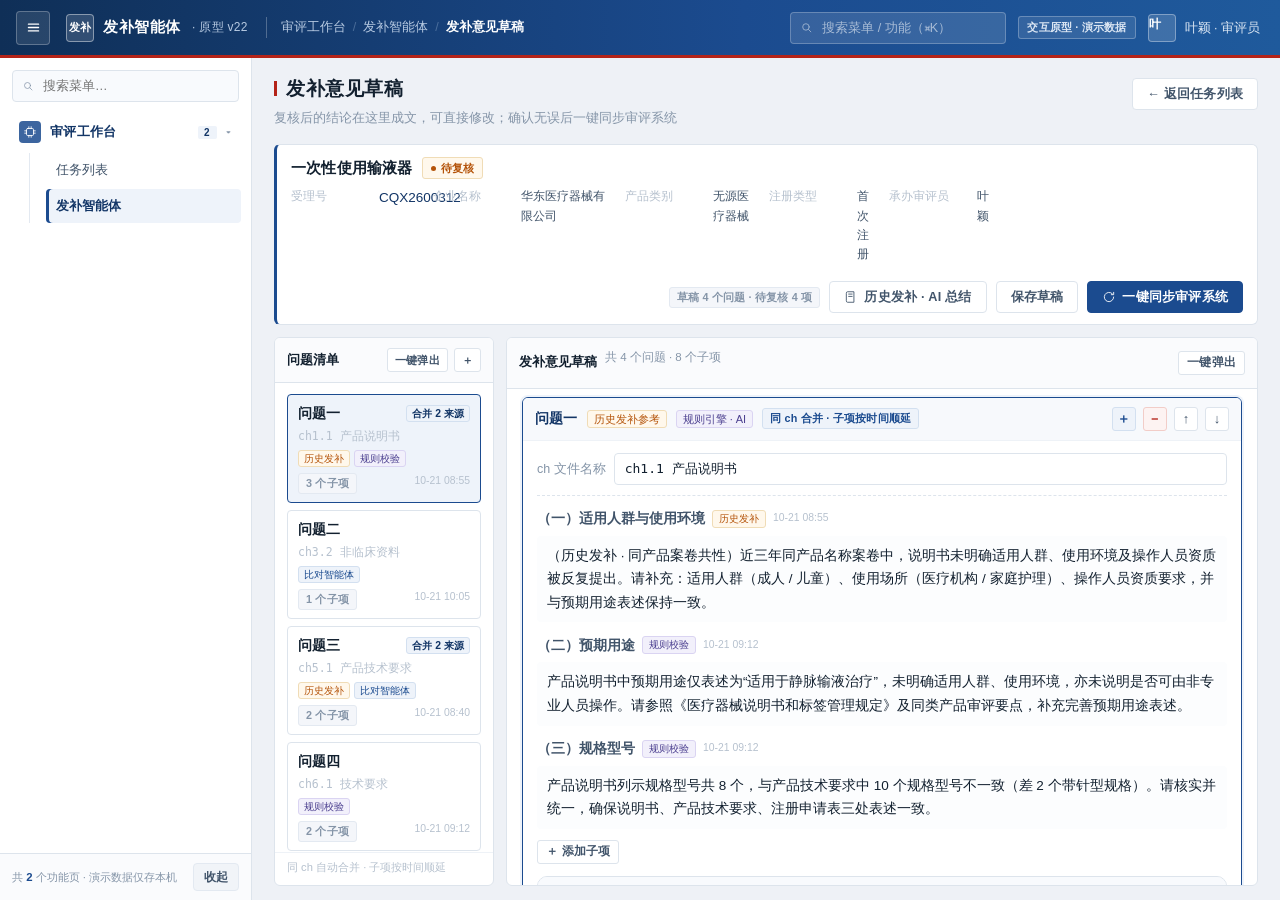
<file: 02-发补意见草稿.html>
<!DOCTYPE html>
<html lang="zh-CN">
<head>
<meta charset="utf-8">
<meta name="viewport" content="width=device-width,initial-scale=1">
<title>发补意见草稿 · 发补智能体原型 v22</title>
<link rel="stylesheet" href="./assets/style.css">
</head>
<body class="fit">
<div class="shell">
  <header class="topbar" id="topbar"></header>
  <aside class="side" id="side"></aside>

  <main class="content">
    <div class="page-head">
      <div>
        <div class="page-title"><span class="dot"></span>发补意见草稿</div>
        <div class="page-sub">复核后的结论在这里成文，可直接修改；确认无误后一键同步审评系统</div>
      </div>
      <div class="right">
        <button class="btn popback" id="popBack" title="把所有已弹出的模块收回原位">收回浮窗</button>
        <a class="btn" href="./01-任务列表.html">← 返回任务列表</a>
      </div>
    </div>

    <div id="caseNotice"></div>
    <div class="casebar" id="casebar"></div>

    <div class="wb two-col" id="wb" style="--rdh:max(440px,calc(100vh - 236px))">
      <!-- 左：问题清单 -->
      <section class="wbc" id="probListCard">
        <div class="wbc-hd">
          <h4>问题清单</h4>
          <span class="sub" id="outCount"></span>
          <div class="right">
            <button class="btn xs" data-pop="left" title="在页内弹出问题清单，可拖动、可分屏">一键弹出</button>
            <button class="btn xs" id="addProblem" title="新增一个空白问题模块（序号自增）">＋</button>
          </div>
        </div>
        <div class="wbc-bd" id="outBody"></div>
        <div class="prob-ft-tip" title="同一 ch 文件名称的多来源问题自动合并为一个问题，子项按推送时间顺延编号">
          同 ch 自动合并 · 子项按时间顺延
        </div>
      </section>

      <!-- 右：发补意见草稿 -->
      <section class="wbc" id="draftCard">
        <div class="wbc-hd">
          <h4 id="midTitle">发补意见草稿</h4>
          <span class="sub" id="midSub"></span>
          <div class="right">
            <span class="tab-actions" id="draftActions">
              <button class="btn xs" data-dact="save">保存草稿</button>
              <button class="btn xs primary" data-dact="sync">一键同步审评系统</button>
            </span>
            <button class="btn xs" data-pop="mid" title="在页内弹出草稿，可拖动、可分屏">一键弹出</button>
          </div>
        </div>
        <div class="wbc-bd" id="midBody" style="padding:0"></div>
      </section>
    </div>
  </main>
</div>

<datalist id="chapterList"></datalist>
<div id="toastBox"></div>

<script src="./assets/app.js"></script>
<script src="./assets/data.js"></script>
<script src="./assets/sum.js"></script>
<script>
(function () {
  'use strict';
  var $ = APP.$, $$ = APP.$$, esc = APP.esc, ic = APP.ic;
  var CN = ['一', '二', '三', '四', '五', '六', '七', '八', '九', '十', '十一', '十二', '十三', '十四', '十五'];
  function cnOrd(n) { return '（' + (CN[n - 1] || n) + '）'; }
  var TABNAME = { rule: '规则引擎 · AI 建议', cmp: '比对智能体 · 比对结果', hist: '历史发补参考 · AI 总结' };

  /* ================= 状态 ================= */
  var ST = {
    caseNo: 'CQX2600312',
    case: null,
    tab: 'rule',
    mid: 'draft',
    active: 'p1',
    draft: [],
    rules: [],
    comps: [],
    dirty: false,
    dirtyIds: {},
    loc: null,
    hf: { sameEnt: false, sameProduct: true, cat: '', reg: '', from: '', to: '', kw: '' },
    /* v3：三组预设范围开关 + 结果的展开/全量状态 + 是否已生成总结 */
    preset: { ent: true, product: true, cat: false, free: false },
    expanded: { ent: true, product: false, cat: false, free: false },
    expandAll: {},
    /* v4：进入页面即默认展示「同企业 + 同产品名称」两个维度的分析，不需要先点按钮 */
    summed: true,
    analyzed: true
  };
  function deepCopy(o) { return JSON.parse(JSON.stringify(o)); }

  /* ===================== 系统操作留痕 ===================== */
  var ME = '叶颖';
  function short2(x, n) { x = String(x || '').replace(/\s+/g, ' ').trim(); return x.length > n ? x.slice(0, n) + '…' : x; }
  function logP(p, act, detail, tone) {
    if (!p) return;
    p.log = p.log || [];
    p.log.unshift({ who: ME, at: nowStamp(), act: act, detail: detail || '', tone: tone || '' });
    if (p.log.length > 40) p.log.length = 40;
  }
  function auditInner(p) {
    var list = p.log || [];
    if (!list.length) return '<div class="audit-empty">暂无操作记录；编辑正文、改 ch 文件名称、增删子项都会在这里留痕。</div>';
    /* v22：一行一条 —— 谁 · 时间 · 做了什么（不再显示「原文 → 新文」，肉眼更好扫） */
    return '<ul class="audit-list">' + list.map(function (x) {
      return '<li class="au-row' + (x.tone ? ' ' + x.tone : '') + '" title="' +
          esc(x.who + ' · ' + x.at + ' · ' + (x.act || '') + (x.detail ? ' · ' + x.detail : '')) + '">' +
        '<span class="au-av">' + esc(String(x.who).slice(0, 1)) + '</span>' +
        '<div class="au-bd">' +
          '<b class="au-who">' + esc(x.who) + '</b>' +
          '<em class="au-tm">' + esc(x.at) + '</em>' +
          '<span class="au-act">' + esc(x.act) + '</span>' +
          (x.detail ? '<span class="au-dt">' + esc(x.detail) + '</span>' : '') +
        '</div></li>';
    }).join('') + '</ul>';
  }
  function auditHtml(p) {
    var n = (p.log || []).length;
    return '<div class="audit audit-mount' + (n ? '' : ' collapsed') + '" data-audit="' + p.id + '">' +
      '<div class="audit-h" data-audit-tg="1" title="点击展开 / 收起">' +
        ic('clock', 12) + '<b>操作留痕</b><span class="cnt">' + n + ' 条</span>' +
        '<span class="sp"></span><span class="hint">谁 · 什么时间 · 做了什么</span>' +
        '<span class="au-chev">' + (n ? '收起' : '展开') + '</span>' +
      '</div>' + auditInner(p) + '</div>';
  }
  function refreshAudit(pid) {
    var p = findP(pid); if (!p) return;
    var box = document.querySelector('#prob-' + pid + ' .audit-mount');
    if (!box) return;
    var n = (p.log || []).length;
    box.innerHTML = '<div class="audit-h" data-audit-tg="1" title="点击展开 / 收起">' +
        ic('clock', 12) + '<b>操作留痕</b><span class="cnt">' + n + ' 条</span>' +
        '<span class="sp"></span><span class="hint">谁 · 什么时间 · 做了什么</span>' +
        '<span class="au-chev">' + (n ? '收起' : '') + '</span>' +
      '</div>' + auditInner(p);
  }

  /* ================= ch 文件名称归并工具 ================= */
  function stripOrd(k) { return String(k == null ? '' : k).replace(/^（[^）]*）\s*/, '').trim(); }
  /** 'ch1.1 产品说明书' / 'CH 1.1' / 'ch1.1' → 统一成 'ch1.1' 作为合并键 */
  function chKey(ch) {
    var s = String(ch == null ? '' : ch).replace(/\s+/g, ' ').trim();
    if (!s) return '';
    var m = /^ch\s*([0-9]+(?:\.[0-9]+)*)/i.exec(s);
    if (m) return 'ch' + m[1];
    return s.toLowerCase();
  }
  /** 章节自然序：ch1.1 < ch1.2 < ch3.2 < ch5.1 < ch6.1 */
  function chOrder(ch) {
    var k = chKey(ch), m = /^ch([0-9]+(?:\.[0-9]+)*)$/.exec(k);
    if (!m) return [9999, 9999, 9999];
    var a = m[1].split('.').map(function (x) { return parseInt(x, 10) || 0; });
    while (a.length < 3) a.push(0);
    return a;
  }
  function cmpCh(a, b) {
    var A = chOrder(a), B = chOrder(b);
    for (var i = 0; i < 3; i++) { if (A[i] !== B[i]) return A[i] - B[i]; }
    return 0;
  }
  function atVal(x) {
    var t = String((x && x.at) || '').replace(/[^0-9]/g, '');
    return t ? parseInt(t, 10) : 0;
  }
  function nowStamp() {
    var d = new Date(), p2 = function (n) { return n < 10 ? '0' + n : '' + n; };
    return d.getFullYear() + '-' + p2(d.getMonth() + 1) + '-' + p2(d.getDate()) + ' ' + p2(d.getHours()) + ':' + p2(d.getMinutes());
  }
  var SHORTSRC = { rule: '规则校验', cmp: '比对智能体', hist: '历史发补', manual: '人工新增', mixed: '多来源' };
  function shortSrc(k) { return SHORTSRC[k] || (DATA.SRC[k] ? DATA.SRC[k].t : '人工新增'); }

  /**
   * 问题清单 = 三个来源的汇总：
   *   同名 ch 文件名称 → 归并为同一个问题；子项按来源时间先后排序后重新编号（一）（二）…
   *   问题本身按 ch 章节自然序排列，未填 ch 的空白问题排在最后。
   */
  function normalizeDraft() {
    var groups = [], pos = {};
    (ST.draft || []).forEach(function (p) {
      p.subs = p.subs || [];
      p.subs.forEach(function (s) { if (s.t == null) s.t = stripOrd(s.k); });
      var key = chKey(p.chapter);
      var g = key ? pos[key] : null;
      if (!g) {
        g = { key: key || ('__blank_' + p.id), id: p.id, chapter: p.chapter || '',
              subs: [], order: groups.length, blank: !key, log: (p.log || []).slice() };
        if (key) pos[key] = g;
        groups.push(g);
      } else if (String(p.chapter || '').trim().length > String(g.chapter).trim().length) {
        /* 同一 ch 有多条时，保留描述最完整的那个 ch 名称 */
        g.chapter = p.chapter;
      }
      /* 同一 ch 的多个来源：留痕合并（按时间倒序去重） */
      (p.log || []).forEach(function (l) {
        if (!g.log.some(function (x) { return x.who === l.who && x.at === l.at && x.act === l.act; })) g.log.push(l);
      });
      p.subs.forEach(function (s) {
        g.subs.push({
          id: s.id, t: s.t, v: s.v,
          src: s.src || p.src || 'manual',
          from: s.from || p.from || '',
          at: s.at || p.at || ''
        });
      });
    });

    groups.forEach(function (g) {
      var seen = {}, keep = [];
      g.subs.forEach(function (s) {
        var kk = String(s.t).replace(/\s+/g, '') + '|' + String(s.v || '').replace(/\s+/g, '').slice(0, 48);
        if (seen[kk]) return;
        seen[kk] = 1; keep.push(s);
      });
      /* 时间顺序：早 → 晚（同一时间保持原推送顺序） */
      keep.sort(function (a, b) { return atVal(a) - atVal(b); });
      g.subs = keep;
    });

    groups.sort(function (a, b) {
      if (a.blank !== b.blank) return a.blank ? 1 : -1;
      if (a.blank && b.blank) return a.order - b.order;
      var c = cmpCh(a.chapter, b.chapter);
      return c || (a.order - b.order);
    });

    ST.draft = groups.map(function (g) {
      var srcs = [];
      g.subs.forEach(function (s) { if (srcs.indexOf(s.src) < 0) srcs.push(s.src); });
      return {
        id: g.id,
        no: '',
        log: (g.log || []).sort(function (a, b) { return String(b.at).localeCompare(String(a.at)); }),
        src: srcs.length === 1 ? srcs[0] : (srcs.length ? 'mixed' : 'manual'),
        srcs: srcs,
        chapter: g.chapter,
        from: g.subs.length ? g.subs[0].from : '',
        at: g.subs.length ? g.subs[0].at : '',
        subs: g.subs
      };
    });
    return ST.draft;
  }

  APP.renderTop({ crumb: ['审评工作台', '发补智能体', '发补意见草稿'] });
  APP.renderSide('draft');
  (function fillChapterList() {
    $('#chapterList').innerHTML = DATA.ENUM.chapter.map(function (v) { return '<option value="' + esc(v) + '">'; }).join('');
  })();

  /* ================= 载入案卷（按受理号） ================= */
  function loadCase() {
    var m = /[?&]case=([^&]+)/.exec(location.search);
    var no = m ? decodeURIComponent(m[1]) : 'CQX2600312';
    var c = DATA.CASES.filter(function (x) { return x.acceptNo === no; })[0];
    if (!c) c = DATA.CASES.filter(function (x) { return x.acceptNo === 'CQX2600312'; })[0];
    ST.case = c;
    ST.caseNo = c.acceptNo;
    ST.analyzed = (c.status !== '待处理');
    ST.draft = ST.analyzed ? deepCopy(DATA.DRAFT.problems) : [];
    normalizeDraft();
    seedDraftLogs();
    renumber();
    ST.rules = ST.analyzed ? deepCopy(DATA.AI_RULES) : [];
    ST.comps = ST.analyzed ? deepCopy(DATA.AI_COMPARE) : [];
    ST.active = ST.draft.length ? ST.draft[0].id : '';
    if (c.acceptNo !== 'CQX2600312') {
      $('#caseNotice').innerHTML = '<div class="infobar i-gray">' + ic('info', 15, 'ib-ic') +
        '<div>当前案卷受理号为 <b>' + esc(c.acceptNo) + '</b>。原型演示数据取自示例案卷 <b>CQX2600312</b>（一次性使用输液器），草稿与 AI 结果内容为演示构造。</div></div>';
    }
  }

  /* ================= 通用 ================= */
  function findP(pid) { return ST.draft.filter(function (p) { return p.id === pid; })[0]; }
  function findS(p, sid) { return p.subs.filter(function (s) { return s.id === sid; })[0]; }
  function allSubs() {
    var a = [];
    ST.draft.forEach(function (p) { p.subs.forEach(function (s) { a.push(s); }); });
    return a;
  }
  function renumber() {
    ST.draft.forEach(function (p, i) {
      p.no = '问题' + (CN[i] || (i + 1));
      p.subs.forEach(function (s, j) {
        if (s.t == null) s.t = stripOrd(s.k);
        s.t = stripOrd(s.t);
        s.k = cnOrd(j + 1) + s.t;   /* 子项按归并后的顺序重新编号（一）（二）（三）… */
      });
    });
  }
  /** 由问题的 from 锚点推导出「应切到哪个来源页签、聚焦哪些条目」 */
  function linkOf(p) {
    var f = String((p && p.from) || '').trim();
    if (!f) return null;
    var keys = f.split('/').map(function (s) { return s.trim(); }).filter(Boolean);
    if (!keys.length) return null;
    if (/^A\d/.test(keys[0])) return { tab: 'rule', keys: keys };
    if (/^B\d/.test(keys[0])) return { tab: 'cmp', keys: keys };
    if (/^PT\d/.test(keys[0])) return { tab: 'hist', keys: keys };
    return null;
  }
  /** 反向：由来源条目 ID 找到已并入草稿的那个问题 */
  function probOfSource(sid) {
    for (var i = 0; i < ST.draft.length; i++) {
      var keys = String(ST.draft[i].from || '').split('/').map(function (s) { return s.trim(); });
      if (keys.indexOf(sid) >= 0) return ST.draft[i];
    }
    return null;
  }

  /* ================= 案卷信息条 ================= */
  /** 每条草稿问题都能一键跳回它的来源条目（比对 / 规则 / 历史） */
  function traceLink(p) {
    var f = String((p && p.from) || '').trim();
    if (!f) return '';
    var no = encodeURIComponent(ST.caseNo || '');
    if (p.src === 'cmp') {
      return '<a class="trace" target="_blank" href="./07-比对智能体.html?case=' + no +
        '&diff=' + encodeURIComponent(f) + '&from=draft" title="跳回比对智能体输出结果中的这条差异及其原文依据">' +
        '比对依据 ↗</a>';
    }
    if (p.src === 'rule') {
      /* 草稿里的 from 是 A1 / A2 这类建议锚点，需要映射到规则校验页的 REG-* 规则编号 */
      var key = f.split('/')[0].trim();
      var sug = ST.rules.filter(function (r) { return r.id === key; })[0];
      var mm = sug && /(REG-[^\s·]+)/.exec(sug.rule || '');
      var rid = mm ? mm[1] : key;
      return '<a class="trace" target="_blank" href="./05-规则校验.html?case=' + no +
        '&rid=' + encodeURIComponent(rid) + '&from=draft" title="回到规则校验中这条规则的结论与原文">规则依据 ↗</a>';
    }
    if (p.src === 'hist') {
      return '<a class="trace" target="_blank" href="./03-历史发补-AI总结.html?case=' + no +
        '&pt=' + encodeURIComponent(f) + '" title="回到历史发补 AI 总结中的这条参考">历史参考 ↗</a>';
    }
    return '';
  }

  function pendingRules() { return ST.rules.filter(function (r) { return r.status === '待复核'; }).length; }
  function pendingCmps() { return ST.comps.filter(function (c) { return !c.same && c.status === '待采纳'; }).length; }
  function renderCasebar() {
    var c = ST.case;
    var st = DATA.STATUS[c.status] || DATA.STATUS['待复核'];
    $('#casebar').innerHTML =
      '<div class="cb-main">' +
        '<div class="cb-name">' + esc(c.product) +
          '<span class="badge ' + st.tone + '"><span class="bd"></span>' + esc(c.status) + '</span>' +
        '</div>' +
        '<div class="cb-meta">' +
          '<span class="kv"><span class="k">受理号</span><b class="mono" style="color:var(--primary-d);font-size:13.5px">' + esc(c.acceptNo) + '</b></span>' +
          '<span class="kv"><span class="k">企业名称</span><b>' + esc(c.ent) + '</b></span>' +
          '<span class="kv"><span class="k">产品类别</span><b>' + esc(c.cat) + '</b></span>' +
          '<span class="kv"><span class="k">注册类型</span><b>' + esc(c.regType) + '</b></span>' +
          '<span class="kv"><span class="k">承办审评员</span><b>' + esc(c.reviewer) + '</b></span>' +
        '</div>' +
      '</div>' +
      '<div class="cb-right">' +
        '<span class="tag t-gray" id="draftStat">草稿 ' + ST.draft.length + ' 个问题 · 待复核 ' +
          (pendingRules() + pendingCmps()) + ' 项' + (ST.dirty ? ' · <b style="color:var(--amber)">有未保存修改</b>' : '') + '</span>' +
        '<button class="btn" id="btnHist">' + ic('book', 14) + ' 历史发补 · AI 总结</button>' +
        '<button class="btn" id="btnSave">保存草稿</button>' +
        '<button class="btn primary" id="btnSync">' + ic('sync', 14) + ' 一键同步审评系统</button>' +
      '</div>';
    $('#btnSave').onclick = doSave;
    $('#btnSync').onclick = doSync;
    $('#btnHist').onclick = function () {
      if (window.parent && window.parent !== window) {
        window.parent.postMessage({ __fb: 'goto', tab: 'hist' }, '*');
        return;
      }
      location.href = './08-发补智能体.html?case=' + encodeURIComponent(ST.caseNo) + '&tab=hist';
    };
  }

  /* Tab 模式下（顶栏与案卷条被隐藏）在草稿卡片头提供同样的操作 */
  var da = $('#draftActions');
  if (da) da.addEventListener('click', function (e) {
    var b = e.target.closest('[data-dact]');
    if (!b) return;
    var k = b.dataset.dact;
    if (k === 'save') doSave();
    else if (k === 'sync') doSync();
  });

  /* 演示用：让留痕一进来就有内容（谁 / 什么时间 / 改了什么） */
  function seedDraftLogs() {
    ST.draft.forEach(function (p) {
      if (p.log && p.log.length) return;
      var k = chKey(p.chapter);
      if (k === 'ch1.1') {
        p.log = [
          { who: '张明', at: '2026-10-25 15:02', act: '修改意见正文', detail: '改写为 46 字' },
          { who: '李静', at: '2026-10-25 14:47', act: '同 ch 合并',
            detail: '把历史发补 PT1 并入本问题，子项按推送时间顺延' }
        ];
      } else if (k === 'ch5.1') {
        p.log = [{ who: '王建华', at: '2026-10-25 11:20', act: '修改 ch 文件名称',
          detail: '改为 ch5.1 产品技术要求' }];
      }
    });
  }

  /* ================= 左栏：问题清单 ================= */
  function renderOutline() {
    var box = $('#outBody');
    $('#outCount').textContent = '共 ' + ST.draft.length + ' 个';
    if (!ST.draft.length) {
      box.innerHTML = '<div class="empty" style="padding:30px 10px"><div class="et">' +
        (ST.analyzed ? '暂无问题' : '尚未生成草稿') + '</div><div class="es">' +
        (ST.analyzed ? '可在规则校验 / 历史发补分析中采纳结论，或点击上方「＋」手工撰写'
                     : '请点击右侧「启动 AI 分析」') + '</div></div>';
      return;
    }
    var h = '';
    ST.draft.forEach(function (p) {
      var srcs = (p.srcs && p.srcs.length) ? p.srcs : [p.src || 'manual'];
      var chips = srcs.map(function (k) {
        var s2 = DATA.SRC[k] || DATA.SRC.manual;
        return '<span class="src ' + s2.cls + '" title="' + esc(s2.t) + '">' + esc(shortSrc(k)) + '</span>';
      }).join('');
      h += '<div class="outline-item' + (p.id === ST.active ? ' on' : '') + '" data-pid="' + p.id + '"' +
        ' title="点击定位到右侧草稿">' +
        '<div class="oi-no">' + esc(p.no) +
          (srcs.length > 1 ? '<span class="oi-merge" title="同一 ch 文件名称的多来源问题已自动合并">合并 ' + srcs.length + ' 来源</span>' : '') +
        '</div>' +
        '<div class="oi-ref">' + esc(p.chapter || '（未填写 ch 文件名称）') + '</div>' +
        '<div class="oi-srcs">' + chips + '</div>' +
        '<div class="oi-meta">' +
          '<span class="tag t-gray">' + p.subs.length + ' 个子项</span>' +
          (p.at ? '<span class="oi-at">' + esc(String(p.at).slice(5)) + '</span>' : '') +
        '</div></div>';
    });
    box.innerHTML = h;
  }

  /* ================= 中栏：草稿 ================= */
  function subHtml(p, s) {
    var dirty = ST.dirtyIds['s:' + p.id + ':' + s.id] ? ' dirty' : '';
    var src = s.src || p.src || 'manual';
    var sInfo = DATA.SRC[src] || DATA.SRC.manual;
    var multi = (p.srcs && p.srcs.length > 1);
    return '<div class="sub" data-sid="' + s.id + '">' +
      '<div class="sub-hd"><span class="sub-k" contenteditable="true" data-subk="1">' + esc(s.k) + '</span>' +
        '<span class="sub-src ' + sInfo.cls + '" title="来源：' + esc(sInfo.t) + (s.from ? ' · ' + esc(s.from) : '') + '">' +
          esc(shortSrc(src)) + '</span>' +
        (s.at ? '<span class="sub-at" title="推送时间">' + esc(String(s.at).slice(5)) + '</span>' : '') +
        '<div class="right">' +
          (multi && s.from ? '<button class="btn xs basis" data-basis-sub="' + esc(s.id) + '" ' +
            'title="' + esc(basisTitle(src)) + '">依据</button>' : '') +
          '<button class="btn xs danger" data-subdel="1">删除子项</button>' +
        '</div></div>' +
      '<div class="ed' + dirty + '" contenteditable="true" data-subv="1" ' +
        'data-ph="请输入本项发补意见的具体内容（可直接编辑）…">' + esc(s.v) + '</div>' +
      '</div>';
  }
  function renderDraft() {
    if (!ST.analyzed) {
      return '<div class="empty" style="padding:60px 24px">' +
        '<div class="eic">' + ic('cpu', 22) + '</div>' +
        '<div class="et">该案卷尚未生成发补意见草稿</div>' +
        '<div class="es">申报资料已拉取完成，可启动 AI 分析：规则引擎校验 + 比对智能体数据比对 + 历史发补意见检索</div>' +
        '<div class="eact"><button class="btn primary" id="btnAnalyze">启动 AI 分析</button></div></div>';
    }
    if (!ST.draft.length) {
      return '<div class="empty" style="padding:56px 24px">' +
        '<div class="eic">' + ic('plus', 22) + '</div>' +
        '<div class="et">草稿为空</div>' +
        '<div class="es">在规则校验 / 历史发补分析中采纳结论，或点击「＋」新增一个空白问题模块</div>' +
        '<div class="eact"><button class="btn primary" id="addBlankEmpty">＋ 新增空白模块</button></div></div>';
    }
    var h = '<div class="draft" id="draftBox">';
    ST.draft.forEach(function (p) {
      var srcs = (p.srcs && p.srcs.length) ? p.srcs : [p.src || 'manual'];
      var multi = srcs.length > 1;
      var chips = srcs.map(function (k) {
        var s2 = DATA.SRC[k] || DATA.SRC.manual;
        return '<span class="src ' + s2.cls + '">' + esc(s2.t) + '</span>';
      }).join('');
      h += '<div class="prob' + (p.id === ST.active ? ' on' : '') + '" data-pid="' + p.id + '" id="prob-' + p.id + '">' +
        '<div class="prob-hd">' +
          '<span class="prob-no">' + esc(p.no) + '</span>' +
          chips +
          (multi ? '<span class="tag t-blue" title="三个来源推来同一个 ch 文件名称时自动归并为一个问题">同 ch 合并 · 子项按时间顺延</span>' : '') +
          (!multi ? '<button class="btn xs basis" data-basis="' + p.id + '" title="' + esc(basisTitle(p.src)) + '">' +
            ic('book', 12) + '<span class="basis-lb">规则依据</span></button>' : '') +

          (p.aiAdopted ? '<span class="tag t-green">AI 结论 · 人工已认可（' + esc(p.aiAdopted.label) + ' ' +
            p.aiAdopted.n + '/' + p.aiAdopted.tot + '）</span>' : '') +
          '<div class="right">' +
            '<button class="btn xs sq plus" data-addblank="' + p.id + '" title="在此模块后新增一个空白问题模块（序号自增）">＋</button>' +
            '<button class="btn xs sq minus" data-pdel="' + p.id + '" title="删除本问题模块（含全部子项）">－</button>' +
            '<button class="btn xs sq" data-mv="up" title="上移">↑</button>' +
            '<button class="btn xs sq" data-mv="down" title="下移">↓</button>' +
          '</div>' +
        '</div>' +
        '<div class="prob-bd">' +
          '<div class="prob-ref"><span class="rl">ch 文件名称</span>' +
            '<input class="inp" list="chapterList" data-chap="1" value="' + esc(p.chapter) + '" ' +
              'placeholder="请输入或选择 ch 文件名称（如 ch1.1 产品说明书）">' +
          '</div>' +
          p.subs.map(function (x) { return subHtml(p, x); }).join('') +
          '<button class="btn xs" data-addsub="1">＋ 添加子项</button>' +
          auditHtml(p) +
        '</div></div>';
    });
    h += '</div>';
    return h;
  }

  /* ================= 规则依据：按来源跳到对应页面 ================= */
  function basisTitle(src) {
    if (src === 'cmp') return '本条来自比对智能体，点击跳到该条差异的比对结果';
    if (src === 'hist') return '本条采纳自历史发补意见，点击跳到该条历史参考';
    if (src === 'rule' || src === 'rules') return '本条来自规则校验，点击跳到该条规则与依据';
    return '人工新增，没有可跳转的规则 / 比对 / 历史依据';
  }
  /* 早期草稿的 from 是 A1/A2 这类建议锚点，按 ch 文件名称回查真实规则 */
  function resolveRuleId(p) {
    var f = String(p.from || '');
    var m = f.match(/REG-[^\s/、,]+/);
    if (m) return m[0];
    var rs = (window.DATA && DATA.RULES) || [];
    var ch = String(p.chapter || '').trim();
    var want = chKey(ch);
    var hit = rs.filter(function (r) { return String(r.ch || '').trim() === ch; })[0] ||
      rs.filter(function (r) { return want && chKey(r.ch) === want; })[0] ||
      rs.filter(function (r) { return ch && String(r.ch || '').indexOf(ch.slice(0, 5)) >= 0; })[0];
    return hit ? hit.id : (rs[0] ? rs[0].id : '');
  }
  function openBasis(src, from, chapter) {
    if (!src || src === 'mixed') {
      APP.toast('该问题由多个来源合并而成，请点各子项右侧的「依据」分别查看', 'warn', 3000);
      return;
    }
    if (src === 'manual' || !from) {
      APP.toast('该条为人工新增，没有可跳转的规则 / 比对 / 历史依据', 'warn', 2800);
      return;
    }
    var no = ST.caseNo || '';
    var inFrame = window.parent && window.parent !== window;
    if (src === 'cmp') {
      if (inFrame) window.parent.postMessage({ __fb: 'goto', tab: 'compare', diff: from }, '*');
      else location.href = './07-比对智能体.html?case=' + encodeURIComponent(no) + '&diff=' + encodeURIComponent(from);
      return;
    }
    if (src === 'hist') {
      if (inFrame) window.parent.postMessage({ __fb: 'goto', tab: 'hist', pt: from }, '*');
      else location.href = './03-历史发补-AI总结.html?case=' + encodeURIComponent(no) + '&pt=' + encodeURIComponent(from);
      return;
    }
    var rid = resolveRuleId({ from: from, chapter: chapter });
    if (!rid) { APP.toast('未找到该问题对应的规则，请到规则校验页手工查看', 'warn', 2600); return; }
    if (inFrame) window.parent.postMessage({ __fb: 'goto', tab: 'rules', rid: rid }, '*');
    else location.href = './05-规则校验.html?case=' + encodeURIComponent(no) + '&rid=' + encodeURIComponent(rid);
  }
  document.addEventListener('click', function (e) {
    var sb = e.target.closest('[data-basis-sub]');
    if (sb) {
      e.preventDefault();
      var pel = sb.closest('.prob');
      var pp = pel ? findP(pel.dataset.pid) : null;
      var ss = pp ? findS(pp, sb.dataset.basisSub) : null;
      if (ss) openBasis(ss.src || pp.src, ss.from, pp.chapter);
      return;
    }
    var b = e.target.closest('[data-basis]');
    if (!b) return;
    e.preventDefault();
    var p = findP(b.dataset.basis);
    if (p) openBasis(p.src, p.from, p.chapter);
  });

  /* ================= 中栏：申报原文 ================= */
  function renderReader() {
    var loc = ST.loc;
    var h = '<div class="reader">';
    h += '<div class="reader-bar">' + ic('pin', 13) + '<span>原文定位</span>';
    if (loc) {
      h += '<span class="loc">' + esc(loc.sec) + ' · ' + esc(loc.para) + '</span>' +
        '<span style="color:var(--t4)">命中：' + esc(loc.quote) + '</span>';
    } else {
      h += '<span style="color:var(--t4)">点击右栏条目上的「定位」按钮，可联动到此处并高亮原文</span>';
    }
    h += '<div class="right"><button class="btn xs" id="backDraft">← 返回草稿编辑</button></div></div>';
    DATA.READER.forEach(function (s) {
      h += '<div class="rsec" data-sec="' + esc(s.sec) + '"><div class="rsec-h">' + esc(s.title) + '</div>';
      s.paras.forEach(function (p) {
        var text = esc(p.text);
        var hit = loc && loc.sec === s.sec && loc.para === p.n;
        if (hit && loc.quote) {
          var q = esc(loc.quote);
          if (text.indexOf(q) >= 0) text = text.replace(q, '<span class="mark">' + q + '</span>');
        }
        h += '<div class="rpara' + (hit ? ' hit' : '') + '" data-para="' + esc(p.n) + '" data-sec="' + esc(s.sec) + '">' +
          '<span class="pn">' + esc(p.n) + '</span>' + text + '</div>';
      });
      h += '</div>';
    });
    h += '</div>';
    return h;
  }

  /* ================= 中栏：只保留发补意见草稿（v14 删除申报原文溯源） ================= */
  function setMid() {
    ST.mid = 'draft';
    $('#midBody').innerHTML = renderDraft();
    $('#midTitle').textContent = '发补意见草稿';
    $('#midSub').textContent = ST.analyzed ? ('共 ' + ST.draft.length + ' 个问题 · ' + allSubs().length + ' 个子项') : '尚未生成';
    scrollToActive();
  }
  function scrollToActive() {
    var el = $('#prob-' + ST.active);
    if (!el) return;
    var c = $('#midBody');
    c.scrollTop = Math.max(0, el.offsetTop - c.offsetTop - 8);
  }

  /* ================= 草稿编辑（事件委托） ================= */
  var midBody = $('#midBody');
  midBody.addEventListener('click', function (e) {
    var probEl = e.target.closest('.prob');
    var blank = e.target.closest('[data-addblank]');
    if (blank) { addBlank(blank.dataset.addblank); return; }
    if (e.target.closest('#addBlankEmpty')) { addBlank(null); return; }
    var mv = e.target.closest('[data-mv]');
    if (mv && probEl) { moveProb(probEl.dataset.pid, mv.dataset.mv); return; }
    var pd = e.target.closest('[data-pdel]');
    if (pd && probEl) { delProb(probEl.dataset.pid); return; }
    var as = e.target.closest('[data-addsub]');
    if (as && probEl) { addSub(probEl.dataset.pid); return; }
    var sd = e.target.closest('[data-subdel]');
    if (sd && probEl) { delSub(probEl.dataset.pid, sd.closest('.sub').dataset.sid); return; }
    if (e.target.closest('#backDraft')) { setMid('draft'); return; }
    if (e.target.closest('#btnAnalyze')) { runAnalyze(); return; }
    /* 点问题块本身 → 触发与左侧清单一致的联动 */
    if (probEl && !e.target.closest('button') && !e.target.closest('.ed') && !e.target.closest('.sub-k') && !e.target.closest('input')) {
      focusProblem(probEl.dataset.pid, true);
    }
  });
  midBody.addEventListener('input', function (e) {
    var t = e.target;
    var probEl = t.closest('.prob');
    if (!probEl) return;
    var p = findP(probEl.dataset.pid);
    if (!p) return;
    var subEl = t.closest('.sub');
    if (t.hasAttribute('data-subv') && subEl) {
      var s = findS(p, subEl.dataset.sid);
      if (s) s.v = t.textContent;
      t.classList.add('dirty');
      ST.dirtyIds['s:' + p.id + ':' + subEl.dataset.sid] = 1;
      markDirty();
    } else if (t.hasAttribute('data-subk') && subEl) {
      var s2 = findS(p, subEl.dataset.sid);
      if (s2) { s2.t = stripOrd(t.textContent); s2.k = t.textContent; }
      markDirty();
    } else if (t.hasAttribute('data-chap')) {
      p.chapter = t.value;
      renderOutline();
      markDirty();
    }
  });
  /* 编辑留痕：进入时记原值，失焦时若发生变化就写一条 */
  midBody.addEventListener('focusin', function (e) {
    var t = e.target;
    if (!t.hasAttribute) return;
    if (t.hasAttribute('data-subv') || t.hasAttribute('data-subk')) t.dataset.prev = t.textContent;
    else if (t.hasAttribute('data-chap')) t.dataset.prev = t.value;
  });
  midBody.addEventListener('focusout', function (e) {
    var t = e.target;
    if (!t.hasAttribute) return;
    var probEl = t.closest('.prob'); if (!probEl) return;
    var p = findP(probEl.dataset.pid); if (!p) return;
    if (t.hasAttribute('data-subv')) {
      var prev = t.dataset.prev || '', now = t.textContent;
      if (prev.replace(/\s+/g, ' ').trim() === now.replace(/\s+/g, ' ').trim()) return;
      var subEl = t.closest('.sub');
      var ss = subEl ? findS(p, subEl.dataset.sid) : null;
      logP(p, '修改意见正文', '改写为 ' + now.replace(/\s+/g, ' ').trim().length + ' 字');
      if (ss) ss.prev = prev;
      refreshAudit(p.id);
    } else if (t.hasAttribute('data-subk')) {
      var pv = t.dataset.prev || '', nw = t.textContent;
      if (pv.trim() === nw.trim()) return;
      logP(p, '修改子项标题', '改为「' + short2(nw, 18) + '」');
      refreshAudit(p.id);
    }
  });

  /* 留痕折叠 */
  midBody.addEventListener('click', function (e) {
    var tg = e.target.closest('[data-audit-tg]');
    if (!tg) return;
    var box = tg.closest('.audit');
    if (!box) return;
    box.classList.toggle('collapsed');
    var ch = box.querySelector('.au-chev');
    if (ch) ch.textContent = box.classList.contains('collapsed') ? '展开' : '收起';
  });

  /* ch 文件名称定稿后，按同 ch 重新归并问题清单（与原问题合并 / 子项按时间顺延） */
  midBody.addEventListener('change', function (e) {
    var t = e.target;
    if (!t.hasAttribute || !t.hasAttribute('data-chap')) return;
    var probEl = t.closest('.prob');
    if (!probEl) return;
    var p = findP(probEl.dataset.pid);
    if (!p) return;
    var before = ST.draft.length;
    var sid0 = (p.subs[0] || {}).id;
    var oldChap = t.dataset.prev || '';
    if (oldChap.trim() !== String(t.value).trim()) {
      logP(p, oldChap ? '修改 ch 文件名称' : '填写 ch 文件名称',
        oldChap ? ('改为 ' + (t.value || '（空）')) : ('填为 ' + t.value));
    }
    p.chapter = t.value;
    normalizeDraft();
    var alive = ST.draft.some(function (x) { return x.id === p.id; });
    if (!alive) {
      var host = ST.draft.filter(function (x) {
        return x.subs.some(function (y) { return y.id === sid0; });
      })[0];
      ST.active = host ? host.id : (ST.draft.length ? ST.draft[0].id : '');
    }
    afterStruct(); markDirty();
    var after = ST.draft.length;
    if (after < before) {
      APP.toast('ch 文件名称相同，已合并为同一个问题（合并 ' + (before - after) + ' 个，子项按时间顺延重编号）', 'ok', 3400);
    }
  });

  function markDirty() {
    if (ST.dirty) return;
    ST.dirty = true;
    var el = $('#draftStat');
    if (el) el.innerHTML = '草稿 ' + ST.draft.length + ' 个问题 · 待复核 ' +
      (pendingRules() + pendingCmps()) + ' 项 · <b style="color:var(--amber)">有未保存修改</b>';
  }

  function afterStruct() {
    renumber(); renderOutline(); setMid('draft'); renderCasebar();
    /* 关键修复：焦点/滚动可能把 .content 隐式滚下去，导致左侧「问题清单」整列出画 */
    var ct = document.querySelector('.content');
    if (ct) ct.scrollTop = 0;
  }
  function moveProb(pid, dir) {
    var i = ST.draft.map(function (p) { return p.id; }).indexOf(pid);
    if (i < 0) return;
    var j = dir === 'up' ? i - 1 : i + 1;
    if (j < 0 || j >= ST.draft.length) { APP.toast('已经到' + (dir === 'up' ? '最前' : '最后') + '了', 'warn', 1500); return; }
    var t = ST.draft[i]; ST.draft[i] = ST.draft[j]; ST.draft[j] = t;
    afterStruct(); markDirty();
  }
  /** ＋：在当前模块之后插入一个空白模块（问题序号自增），子级字段 = ch 文件名称 + 问题描述 */
  function addBlank(afterPid) {
    var pid = 'p' + Date.now();
    var stamp = nowStamp();
    var mod = {
      id: pid, no: '', src: 'manual', srcs: ['manual'], chapter: '', from: '', fromText: '', at: stamp,
      subs: [{ id: pid + 's1', t: '问题描述', k: '（一）问题描述', v: '', src: 'manual', from: '', at: stamp }]
    };
    var i = afterPid ? ST.draft.map(function (p) { return p.id; }).indexOf(afterPid) : -1;
    if (i >= 0) ST.draft.splice(i + 1, 0, mod); else ST.draft.push(mod);
    ST.active = pid;
    ST.analyzed = true;
    afterStruct(); markDirty();
    setTimeout(function () {
      var el = $('#prob-' + pid + ' input[data-chap]');
      /* preventScroll：避免浏览器为聚焦新输入框而把整页滚下去 */
      if (el) { try { el.focus({ preventScroll: true }); } catch (e) { el.focus(); } }
      var box = $('#midBody'), card = $('#prob-' + pid);
      if (box && card) box.scrollTop = Math.max(0, card.offsetTop - box.offsetTop - 8);
      /* 左侧清单也滚到新增项，保证"点完就能看到多了一条" */
      var ob = $('#outBody'), oel = ob ? ob.querySelector('[data-pid="' + pid + '"]') : null;
      if (ob && oel) ob.scrollTop = Math.max(0, oel.offsetTop - ob.offsetTop - 8);
    }, 20);
    APP.toast('已在问题清单新增空白问题 ' + findP(pid).no + '，填写 ch 文件名称后可与同 ch 问题自动合并', 'ok', 3000);
    return pid;
  }
  /** －：整块删除该问题模块，提供 8 秒撤销窗口 */
  function delProb(pid) {
    var p = findP(pid);
    if (!p) return;
    var i = ST.draft.indexOf(p);
    var snapshot = deepCopy(p);
    var label = p.no + '（' + (p.chapter || '未填写 ch 文件名称') + '，含 ' + p.subs.length + ' 个子项）';
    ST.draft.splice(i, 1);
    if (ST.active === pid) ST.active = ST.draft.length ? ST.draft[Math.min(i, ST.draft.length - 1)].id : '';
    afterStruct(); markDirty();
    APP.toastUndo('已删除 ' + label, function () {
      ST.draft.splice(Math.min(i, ST.draft.length), 0, snapshot);
      ST.active = snapshot.id;
      afterStruct(); markDirty();
      APP.toast('已撤销删除，' + snapshot.no + ' 已恢复', 'ok');
    });
  }
  function addSub(pid) {
    var p = findP(pid);
    if (!p) return;
    logP(p, '新增子项', '新增「' + cnOrd(p.subs.length + 1) + '新问题点」');
    p.subs.push({
      id: pid + 's' + Date.now(), t: '新问题点', k: cnOrd(p.subs.length + 1) + '新问题点',
      v: '', src: 'manual', from: '', at: nowStamp()
    });
    afterStruct(); markDirty();
  }
  /** 删除子项：先弹窗二次确认，确认后再删（8 秒内可撤销） */
  function delSub(pid, sid) {
    var p = findP(pid);
    if (!p) return;
    var s = findS(p, sid);
    if (!s) return;
    if (p.subs.length <= 1) { APP.toast('每个问题至少保留一个子项，可直接编辑其内容', 'warn', 2200); return; }
    var label = s.k || '该子项';
    var body = String(s.v || '').replace(/\s+/g, ' ').trim();
    var brief = body.length > 64 ? body.slice(0, 64) + '…' : body;
    APP.confirmDialog({
      title: '删除子项',
      tone: 'amber',
      okText: '确认删除',
      body: '确定删除 <b>' + esc(p.no) + '</b> 下的子项 <b>' + esc(label) + '</b> 吗？' +
        (brief ? '<div class="cfm-brief">' + esc(brief) + '</div>' : '') +
        '<div class="cfm-note">删除后该子项内容不再写入草稿；确认后有 8 秒撤销窗口，过期不可恢复。</div>'
    }, function () {
      var pp = findP(pid);
      if (!pp) return;
      var ss = findS(pp, sid);
      if (!ss) return;
      var at = pp.subs.indexOf(ss);
      pp.subs.splice(at, 1);
      logP(pp, '删除子项', '删除「' + label + '」', 'warn');
      afterStruct(); markDirty();
      APP.toastUndo('已删除子项「' + label + '」', function () {
        var p3 = findP(pid);
        if (!p3) return;
        p3.subs.splice(Math.min(at, p3.subs.length), 0, ss);
        afterStruct(); markDirty();
        APP.toast('已撤销删除，子项「' + label + '」已恢复', 'ok');
      });
    });
  }
  $('#addProblem').onclick = function () { addBlank(null); };

  /* 左栏问题清单：点任意问题 → 中栏定位 + 右栏切到它的来源并高亮（核心联动入口） */
  $('#outBody').addEventListener('click', function (e) {
    var it = e.target.closest('.outline-item');
    if (it) focusProblem(it.dataset.pid);
  });

  /* ================= 双向联动 ================= */
  /**
   * 点问题清单/问题块 → 中栏定位 + 右栏切到对应来源并高亮来源条目
   * @param {string} pid 问题 id
   * @param {boolean} keepTab 是否保持当前中栏视图（点问题块时不切换中栏）
   */
  function focusProblem(pid, keepTab) {
    var p = findP(pid);
    if (!p) return;
    ST.active = pid;
    $$('#outBody .outline-item').forEach(function (x) { x.classList.toggle('on', x.dataset.pid === pid); });
    if (ST.mid === 'draft') {
      scrollToActive();
      $$('#midBody .prob').forEach(function (x) { x.classList.toggle('on', x.dataset.pid === pid); });
    } else {
      setMid();
    }
  }

  /* ================= 右栏 ================= */
  function renderTabs() {
    if (!$('#rTabs')) return;
    var t = [
      { k: 'rule', t: '规则引擎', n: pendingRules(), dot: 'var(--amber)' },
      { k: 'cmp', t: '比对智能体', n: pendingCmps(), dot: 'var(--blue)' },
      { k: 'hist', t: '历史发补参考', n: 0, dot: 'var(--t4)' }
    ];
    $('#rTabs').innerHTML = t.map(function (x) {
      return '<div class="tab' + (ST.tab === x.k ? ' on' : '') + '" data-tab="' + x.k + '">' +
        '<span style="width:7px;height:7px;border-radius:50%;background:' + x.dot + ';flex:0 0 7px"></span>' +
        esc(x.t) + (x.n ? '<span class="n">' + x.n + '</span>' : '') + '</div>';
    }).join('');
  }
  var rTabsEl = $('#rTabs');
  if (rTabsEl) rTabsEl.onclick = function (e) {
    var b = e.target.closest('.tab');
    if (b) { ST.tab = b.dataset.tab; renderRight(); }
  };
  function renderRight(opts) {
    if (!$('#rBody')) return;    /* v14：智能辅助模块已删除 */
    var focus = (opts && opts.focus) || [];
    /* 历史发补参考 Tab 内容最丰富（三组范围 + 逐条结论），该 Tab 下把右栏加宽 */
    var wb = $('#wb'); if (wb) wb.classList.toggle('wide-r', ST.tab === 'hist');
    renderTabs();
    var body = $('#rBody');
    if (ST.tab === 'rule') body.innerHTML = ruleBody();
    else if (ST.tab === 'cmp') body.innerHTML = cmpBody();
    else body.innerHTML = histBody();
    if (ST.tab === 'hist') bindHist();
    if (focus.length) {
      $$('#rBody [data-focus]').forEach(function (el) {
        var keys = String(el.dataset.focus).split('/').map(function (s) { return s.trim(); });
        var hit = focus.some(function (k) { return keys.indexOf(k) >= 0; });
        if (hit) el.classList.add('focus');
      });
      var first = $('#rBody .focus');
      if (first) {
        var c = $('#rBody');
        c.scrollTop = Math.max(0, first.offsetTop - c.offsetTop - 10);
      }
      setTimeout(function () {
        $$('#rBody .focus').forEach(function (e2) { e2.classList.remove('focus'); });
      }, 4200);
    }
  }

  /* ---- 规则引擎 ---- */
  function shortQ(q) { return q.length > 16 ? q.slice(0, 16) + '…' : q; }
  function ruleBody() {
    var adopted = ST.rules.filter(function (r) { return r.status === '已采纳'; }).length;
    var ignored = ST.rules.filter(function (r) { return r.status === '已忽略'; }).length;
    var h = '<div class="infobar i-amber">' + ic('warn', 15, 'ib-ic') +
      '<div><b>规则引擎输出需人工复核。</b>以下为系统按预设规则跑出的 AI 结论，仅作提示；只有点击「采纳入草稿」的条目才会进入最终的发补意见草稿。</div></div>';
    h += '<div style="font-size:12px;color:var(--t4);margin-bottom:9px">共 ' + ST.rules.length +
      ' 条 · 待复核 ' + pendingRules() + ' · 已采纳 ' + adopted + ' · 已忽略 ' + ignored + '</div>';
    ST.rules.forEach(function (r) { h += ruleCard(r); });
    return h;
  }
  function ruleCard(r) {
    var done = r.status === '已采纳', ign = r.status === '已忽略';
    var lvl = r.level === '高' ? 'b-red' : r.level === '中' ? 'b-amber' : 'b-gray';
    var linked = probOfSource(r.id);
    var h = '<div class="aicard' + (done ? ' done' : ign ? ' ignored' : '') + '" data-focus="' + r.id + '">' +
      '<div class="aicard-hd">' + ic('spark', 14) + '<span class="ti">' + esc(r.title) + '</span>' +
        '<span class="badge ' + lvl + '">' + esc(r.level) + '级</span>' +
        (done ? '<span class="badge b-green"><span class="bd"></span>已采纳</span>'
              : ign ? '<span class="badge b-gray">已忽略</span>' : '') +
      '</div><div class="aicard-bd">' +
        '<div class="field"><div class="lb">AI 结论</div><div class="vl ai">' + esc(r.conclusion) + '</div></div>' +
        '<div class="field"><div class="lb">判断依据</div><div class="vl rule">' + esc(r.rule) + '</div></div>' +
        '<div class="field"><div class="lb">企业申报原文溯源（点击定位，原文将高亮）</div>' +
          r.evidence.map(function (e, i) {
            return '<span class="evref" data-loc="' + r.id + '|' + i + '">' + ic('pin', 12) +
              '<span>' + esc(e.sec) + ' · ' + esc(e.para) + '</span>' +
              '<span class="q">“' + esc(shortQ(e.quote)) + '”</span></span>';
          }).join('') +
        '</div>' +
      '</div><div class="aicard-ft">';
    if (!done && !ign) {
      h += '<button class="btn xs primary" data-adopt="' + r.id + '">采纳入草稿</button>' +
           '<button class="btn xs" data-ignore="' + r.id + '">忽略</button>';
    } else if (done) {
      h += (linked ? '<a class="btn xs" data-goto="' + linked.id + '">已并入 ' + esc(linked.no) + ' ›</a>'
                   : '<span class="st">已采纳</span>') +
           '<span class="sp"></span><button class="btn xs" data-undo="' + r.id + '">撤销采纳</button>';
    } else {
      h += '<span class="st">本条已忽略，不进入草稿</span><span class="sp"></span>' +
           '<button class="btn xs" data-undo="' + r.id + '">恢复待复核</button>';
    }
    h += '</div></div>';
    return h;
  }
  function findRule(id) { return ST.rules.filter(function (r) { return r.id === id; })[0]; }
  function findCmp(id) { return ST.comps.filter(function (c) { return c.id === id; })[0]; }

  /* ---- 比对智能体 ---- */
  function cmpBody() {
    var adoptable = ST.comps.filter(function (c) { return !c.same && c.status === '待采纳'; });
    var h = '<div class="infobar i-blue">' + ic('check', 15, 'ib-ic') +
      '<div><b>比对智能体数据为系统自动比对结果，完全可信，无需人工复核。</b>点击「并入草稿」将差异项写入草稿；标注「一致」的条目无差异，无需处理。</div></div>';
    if (adoptable.length) {
      h += '<button class="btn sm primary" id="adoptAllCmp" style="width:100%;margin-bottom:10px">' +
        ic('plus', 13) + ' 一键并入全部差异项（' + adoptable.length + ' 项）</button>';
    }
    ST.comps.forEach(function (c) {
      var adopted = c.status === '已采纳';
      var linked = probOfSource(c.id);
      h += '<div class="aicard' + (c.same ? '' : adopted ? ' done' : '') + '" data-focus="' + c.id + '">' +
        '<div class="aicard-hd">' + ic(c.same ? 'check' : 'sync', 14) + '<span class="ti">' + esc(c.item) + '</span>' +
          (c.same ? '<span class="badge b-green"><span class="bd"></span>一致</span>'
                  : adopted ? '<span class="badge b-green"><span class="bd"></span>已并入</span>'
                            : '<span class="badge b-amber"><span class="bd"></span>存在差异</span>') +
        '</div><div class="aicard-bd">' +
          '<div class="field"><div class="lb">' + esc(c.aLabel) + '</div><div class="vl">' + esc(c.aVal) + '</div></div>' +
          '<div class="field"><div class="lb">' + esc(c.bLabel) + '</div><div class="vl">' + esc(c.bVal) + '</div></div>' +
          '<div class="field"><div class="lb">比对结论</div><div class="vl ai">' + esc(c.conclusion) + '</div></div>' +
        '</div>';
      if (!c.same) {
        h += '<div class="aicard-ft">';
        if (!adopted) h += '<button class="btn xs primary" data-cmpadopt="' + c.id + '">并入草稿</button>' +
                           '<button class="btn xs" data-cmpignore="' + c.id + '">不处理</button>';
        else h += (linked ? '<a class="btn xs" data-goto="' + linked.id + '">已并入 ' + esc(linked.no) + ' ›</a>'
                          : '<span class="st">已并入</span>') +
                  '<span class="sp"></span><button class="btn xs" data-cmpundo="' + c.id + '">撤销</button>';
        h += '</div>';
      }
      h += '</div>';
    });
    return h;
  }

  /* ---- 历史发补参考：三组预设范围 + AI 分模块结论 + 一键采纳 ---- */
  function coveredPoints() {
    var s = SUM.coveredFromDraft(ST.draft);
    (ST.case.covered || []).forEach(function (pt) { if (s.indexOf(pt) < 0) s.push(pt); });
    return s;
  }
  function scopeListOf(sp) { return DATA.HISTORY.filter(sp.match); }
  function freeFiltered() {
    var kw = (ST.hf.kw || '').trim().toLowerCase();
    return DATA.HISTORY.filter(function (x) {
      if (ST.hf.sameEnt && x.ent !== ST.case.ent) return false;
      if (ST.hf.sameProduct && x.product !== ST.case.product) return false;
      if (ST.hf.cat && x.cat !== ST.hf.cat) return false;
      if (ST.hf.reg && x.regType !== ST.hf.reg) return false;
      if (ST.hf.from && x.date < ST.hf.from) return false;
      if (ST.hf.to && x.date > ST.hf.to) return false;
      if (kw) {
        var hay = (x.acceptNo + x.ent + x.product + x.sum + SUM.pointsText(x)).toLowerCase();
        if (hay.indexOf(kw) < 0) return false;
      }
      return true;
    });
  }
  function describeFree() {
    var a = [];
    if (ST.hf.sameEnt) a.push('同企业');
    if (ST.hf.sameProduct) a.push('同产品名称一致');
    if (ST.hf.cat) a.push(ST.hf.cat);
    if (ST.hf.reg) a.push(ST.hf.reg);
    if (ST.hf.from || ST.hf.to) a.push((ST.hf.from || '不限') + '~' + (ST.hf.to || '不限'));
    if (ST.hf.kw) a.push('含“' + ST.hf.kw + '”');
    return a.length ? a.join(' · ') : '全部历史案卷';
  }
  var SCOPE_BADGE = { ent: 'A', product: 'B', cat: 'C', free: 'D' };
  var SCOPE_LABEL = { ent: '同企业', product: '同产品名称完全一致', cat: '同分类目录 · 相似产品', free: '自由筛选范围' };

  function buildScopes() {
    var out = [];
    SUM.scopePresets(ST.case).forEach(function (sp) {
      if (ST.preset[sp.key] === false) return;
      out.push({ key: sp.key, label: sp.label, sub: sp.sub, desc: sp.desc, badge: SCOPE_BADGE[sp.key], list: scopeListOf(sp) });
    });
    if (ST.preset.free) {
      out.push({ key: 'free', label: '自由筛选', sub: describeFree(), desc: '自行组合筛选条件得到的范围', badge: 'D', list: freeFiltered() });
    }
    out.forEach(function (sc) { sc.stat = SUM.conclusionsFor(sc.list, ST.case, coveredPoints()); });
    return out;
  }

  function histBody() {
    var h = '<div class="infobar i-gray">' + ic('info', 15, 'ib-ic') +
      '<div><b>历史发补意见仅用于审评老师自查、查漏补缺。</b>不构成规则，不作为强制发补依据。' +
      'AI 结论可直接「一键采纳」写入本页的发补意见草稿，采纳即视为<b>人工已认可</b>，无需复制粘贴。</div></div>';

    h += '<div class="aibar">' +
      '<span class="aic">' + ic('spark', 17) + '</span>' +
      '<div><div class="at">历史发补案例 · AI 总结分析</div>' +
      '<div class="as">AI 默认按「同企业 / 同产品名称一致 / 同分类目录」三个范围分析，产出「高频共性问题 / 差异但需关注 / 易遗漏审评点提醒」</div></div>' +
      '<div class="ar">' +
        '<button class="btn primary sm" id="btnAiSum">' + ic('spark', 13) + ' 一键 AI 总结分析</button>' +
        '<a class="btn xs" target="_blank" rel="noopener" href="./03-历史发补-AI总结.html?case=' + encodeURIComponent(ST.caseNo) + '">打开完整总结页面 ›</a>' +
      '</div></div>';

    h += '<div class="seclb">分析范围（预设由当前案卷属性自动推导，点选可增删）</div>';
    h += '<div class="pchips">';
    SUM.scopePresets(ST.case).forEach(function (sp) {
      h += '<span class="pchip' + (ST.preset[sp.key] === false ? '' : ' on') + '" data-preset="' + sp.key + '" title="' + esc(sp.desc) + '">' +
        esc(sp.label) + ' <b>' + scopeListOf(sp).length + '</b></span>';
    });
    h += '</div>';
    h += '<div style="font-size:11.5px;color:var(--t4);margin:-3px 0 10px;line-height:1.65">' +
      '需要按申请人 / 器械品类 / 申请类型等条件自定义范围？' +
      '<a target="_blank" rel="noopener" href="./03-历史发补-AI总结.html?case=' + encodeURIComponent(ST.caseNo) + '" style="color:var(--primary)">前往完整查询页 ›</a>' +
      '</div>';

    h += '<div id="histResult"></div>';
    return h;
  }

  function freeFilterHtml() {
    return '<div class="hfilter"><div class="hf-row">' +
      '<label class="chk"><input type="checkbox" id="hfEnt"' + (ST.hf.sameEnt ? ' checked' : '') + '> 同企业（' + esc(ST.case.ent) + '）</label>' +
      '<label class="chk"><input type="checkbox" id="hfProd"' + (ST.hf.sameProduct ? ' checked' : '') + '> 同产品名称完全一致（' + esc(ST.case.product) + '）</label>' +
      '</div><div class="hf-row">' +
      '<div class="fld"><span>产品类别</span><select class="sel" id="hfCat"><option value="">全部</option>' +
        DATA.ENUM.cat.map(function (v) { return '<option' + (ST.hf.cat === v ? ' selected' : '') + '>' + esc(v) + '</option>'; }).join('') +
      '</select></div>' +
      '<div class="fld"><span>注册类型</span><select class="sel" id="hfReg"><option value="">全部</option>' +
        DATA.ENUM.regType.map(function (v) { return '<option' + (ST.hf.reg === v ? ' selected' : '') + '>' + esc(v) + '</option>'; }).join('') +
      '</select></div>' +
      '</div><div class="hf-row">' +
      '<div class="fld"><span>发补时间</span><input class="inp" type="date" id="hfFrom" value="' + esc(ST.hf.from) + '" style="width:130px">' +
        '<span style="color:var(--t4)">~</span><input class="inp" type="date" id="hfTo" value="' + esc(ST.hf.to) + '" style="width:130px"></div>' +
      '</div><div class="hf-row">' +
      '<input class="inp" id="hfKw" value="' + esc(ST.hf.kw) + '" placeholder="关键词（受理号 / 企业 / 产品 / 问题点）" style="flex:1;min-width:120px">' +
      '<button class="btn sm primary" id="hfQuery" style="height:32px">查询</button>' +
      '<button class="btn sm" id="hfReset" style="height:32px">重置</button>' +
      '</div></div>';
  }

  function renderHistResult() {
    var box = $('#histResult');
    if (!box) return;
    var scopes = buildScopes();
    var h = '';
    if (!scopes.length) {
      h += '<div class="empty" style="padding:24px 10px"><div class="eic">' + ic('filter', 18) + '</div>' +
        '<div class="et">未选择任何分析范围</div><div class="es">请至少勾选一个预设范围，或打开「自由筛选」</div></div>';
      box.innerHTML = h;
      return;
    }
    var tot = scopes.reduce(function (s, x) { return s + x.stat.tot; }, 0);
    h += '<div class="scopehd">已选 <b>' + scopes.length + '</b> 个范围 · 合计命中 <b>' + tot + '</b> 份案卷</div>';

    if (!ST.summed) {
      h += '<div class="ph" style="margin-top:10px"><div class="phi">' + ic('spark', 19) + '</div>' +
        '<div class="pht">尚未生成 AI 总结</div>' +
        '<div class="phs">已选 ' + scopes.length + ' 个范围、合计 ' + tot + ' 份历史案卷。<br>' +
        '点击上方「一键 AI 总结分析」生成结论，可逐条一键采纳进草稿。</div></div>';
      box.innerHTML = h;
      return;
    }
    scopes.forEach(function (sc) {
      h += SUM.renderScopeCard(sc, {
        badge: sc.badge,
        collapsed: !ST.expanded[sc.key],
        expandAll: !!ST.expandAll[sc.key],
        canAdopt: true,
        adoptedMap: adoptedMap(),
        scope: sc.key
      });
    });
    h += '<div class="scalenote" style="margin-top:2px">' + ic('info', 13) +
      '<div><b>关于采纳：</b>点「一键采纳」后，该结论（参照话术 + 结论文据）会写入本页的发补意见草稿，' +
      '并标记为「人工已认可」，无需复制粘贴。采纳后可在左侧问题清单中查看与继续编辑。</div></div>';
    box.innerHTML = h;
  }

  function togglePreset(key) {
    var on;
    if (key === 'free') { ST.preset.free = !ST.preset.free; on = ST.preset.free; }
    else { ST.preset[key] = (ST.preset[key] === false); on = ST.preset[key]; }
    ST.summed = false;
    renderRight();
    APP.toast('已' + (on ? '加入' : '移除') + '范围「' + (SCOPE_LABEL[key] || key) + '」，当前共 ' +
      buildScopes().length + ' 个范围', 'ok', 2200);
  }

  /** 把一条 AI 结论写进发补意见草稿，标记人工已认可 */
  function adoptByPoint(pid, n, tot, label, opts) {
    opts = opts || {};
    var exist = probOfSource(pid);
    if (exist) {
      if (!opts.silent) APP.toast('该结论已在草稿「' + exist.no + '」中，未重复添加', 'warn', 2400);
      return null;
    }
    var pay = SUM.adoptPayload(pid, n, tot, label);
    if (!pay) return null;
    var newId = 'p' + Date.now() + Math.floor(Math.random() * 90);
    ST.draft.push({
      id: newId, no: '', src: 'hist', chapter: pay.chapter, from: pid, fromText: '历史发补 · AI 总结',
      aiAdopted: { label: label, n: n, tot: tot, by: '叶颖', at: fmtNowShort() },
      subs: [{ id: newId + 's1', k: pay.sub, v: pay.body }]
    });
    ST.analyzed = true;
    ST.active = newId;
    afterStruct();
    markDirty();
    return findP(newId);
  }
  function fmtNowShort() {
    var d = new Date();
    function p2(n) { return n < 10 ? '0' + n : '' + n; }
    return d.getFullYear() + '-' + p2(d.getMonth() + 1) + '-' + p2(d.getDate()) + ' ' + p2(d.getHours()) + ':' + p2(d.getMinutes());
  }
  function adoptAi(btn) {
    var pid = btn.dataset.aiadopt;
    var n = parseInt(btn.dataset.n || '0', 10);
    var tot = parseInt(btn.dataset.tot || '0', 10);
    var key = btn.dataset.scope;
    var label = SCOPE_LABEL[key] || 'AI 总结分析';
    var np = adoptByPoint(pid, n, tot, label);
    if (!np) return;
    /* 重绘结果区（保留滚动位置），让该条呈现「人工已认可 + 已采纳 问题X ›」状态 */
    var box = $('#rBody');
    var keep = box ? box.scrollTop : 0;
    renderHistResult();
    if (box) box.scrollTop = keep;
    APP.toast('已采纳并写入发补意见草稿：' + np.no + '（标记为人工已认可）', 'ok', 3200);
  }
  /** 已采纳的问题点 → 对应草稿问题，供结果区回显「已采纳」状态 */
  function adoptedMap() {
    var m = {};
    ST.draft.forEach(function (p) {
      String(p.from || '').split('/').forEach(function (raw) {
        var k = raw.trim();
        if (k.indexOf('PT') === 0) m[k] = { id: p.id, no: p.no };
      });
    });
    return m;
  }

  function readHf() {
    ST.hf.sameEnt = $('#hfEnt').checked;
    ST.hf.sameProduct = $('#hfProd').checked;
    ST.hf.cat = $('#hfCat').value;
    ST.hf.reg = $('#hfReg').value;
    ST.hf.from = $('#hfFrom').value;
    ST.hf.to = $('#hfTo').value;
    ST.hf.kw = $('#hfKw').value;
  }
  function bindHist() {
    var b = $('#btnAiSum');
    if (b) b.onclick = runAiSum;
    if ($('#hfQuery')) {
      $('#hfQuery').onclick = function () {
        readHf(); ST.summed = false; renderHistResult();
        APP.toast('自由筛选已更新，命中 ' + freeFiltered().length + ' 份历史案卷', 'ok', 2200);
      };
      $('#hfReset').onclick = function () {
        ST.hf = { sameEnt: false, sameProduct: true, cat: '', reg: '', from: '', to: '', kw: '' };
        ST.summed = false; renderRight();
      };
    }
    var kw = $('#hfKw');
    if (kw) kw.addEventListener('keydown', function (e) { if (e.key === 'Enter' && $('#hfQuery')) $('#hfQuery').click(); });
    renderHistResult();
  }

  /* ---- 右栏事件（统一委托；v14 智能辅助已删除，整块跳过） ---- */
  var rBodyEl = $('#rBody');
  if (rBodyEl) rBodyEl.addEventListener('click', function (e) {
    var t = e.target;
    var goto = t.closest('[data-goto]');
    if (goto) { focusProblem(goto.dataset.goto, true); return; }
    var loc = t.closest('[data-loc]');
    if (loc) {
      var parts = loc.dataset.loc.split('|');
      var r = findRule(parts[0]);
      var ev = r && r.evidence[parseInt(parts[1], 10)];
      if (ev) {
        if (EMBED) {
          if (window.opener && window.opener.__PROTO && window.opener.__PROTO.locate) {
            window.opener.__PROTO.locate(ev.sec, ev.para, ev.quote);
            window.opener.focus();
            APP.toast('已在主窗口定位到原文并高亮', 'ok', 2400);
          } else {
            APP.toast('分屏窗口无法显示原文：请回主窗口查看，或再弹出「申报原文」模块配合使用', 'warn', 3400);
          }
          return;
        }
        locate(ev.sec, ev.para, ev.quote);
      }
      return;
    }
    var ad = t.closest('[data-adopt]'); if (ad) { adoptRule(ad.dataset.adopt); return; }
    var ig = t.closest('[data-ignore]'); if (ig) { ignoreRule(ig.dataset.ignore); return; }
    var un = t.closest('[data-undo]'); if (un) { undoRule(un.dataset.undo); return; }
    var ca = t.closest('[data-cmpadopt]'); if (ca) { adoptCmp(ca.dataset.cmpadopt); return; }
    var cd = t.closest('[data-cmpundo]'); if (cd) { undoCmp(cd.dataset.cmpundo); return; }
    var ci = t.closest('[data-cmpignore]');
    if (ci) { var cc = findCmp(ci.dataset.cmpignore); if (cc) { cc.status = '不处理'; renderRight(); APP.toast('已标记为不处理', 'ok', 1500); } return; }
    if (t.closest('#adoptAllCmp')) { adoptAllCmp(); return; }
    if (t.closest('#btnAiSum')) { runAiSum(); return; }
    var hi = t.closest('[data-hist]'); if (hi) { showHistDetail(hi.dataset.hist); return; }
    /* v3：预设范围 / 范围折叠 / 展开全部 / AI 一键采纳 */
    var pre = t.closest('[data-preset]'); if (pre) { togglePreset(pre.dataset.preset); return; }
    var stg = t.closest('[data-scope-toggle]');
    if (stg) {
      var card = stg.closest('.scopecard');
      if (card) { ST.expanded[card.dataset.scope] = !ST.expanded[card.dataset.scope]; renderHistResult(); }
      return;
    }
    var more = t.closest('[data-more]');
    if (more) {
      var c2 = more.closest('.scopecard');
      if (c2) { ST.expandAll[c2.dataset.scope] = true; renderHistResult(); }
      return;
    }
    var ai = t.closest('[data-aiadopt]'); if (ai) { adoptAi(ai); return; }
  });

  function adoptRule(id) {
    var r = findRule(id);
    if (!r || r.status === '已采纳') return;
    r.status = '已采纳';
    var pid = 'p' + Date.now();
    ST.draft.push({
      id: pid, no: '', src: 'rule', chapter: r.ch || 'ch1.1 产品说明书', from: r.id, fromText: r.id,
      subs: [{ id: pid + 's1', k: (r.sub || '（一）问题点'), v: r.conclusion }]
    });
    ST.analyzed = true;
    ST.active = pid;
    afterStruct(); markDirty();
    renderRight();
    APP.toast('已采纳「' + r.title + '」，并新增为 ' + findP(pid).no, 'ok', 2600);
  }
  function ignoreRule(id) {
    var r = findRule(id); if (!r) return;
    r.status = '已忽略'; renderRight();
    APP.toast('已忽略本条规则建议（不进入草稿）', 'warn', 1800);
  }
  function undoRule(id) {
    var r = findRule(id); if (!r) return;
    if (r.status === '已采纳') {
      var linked = probOfSource(r.id);
      if (linked) {
        var i = ST.draft.indexOf(linked);
        if (i >= 0) ST.draft.splice(i, 1);
      }
      r.inDraft = '';
    }
    r.status = '待复核';
    afterStruct(); renderRight(); markDirty();
    APP.toast('已撤销，恢复到「待复核」', 'ok', 1800);
  }
  function adoptCmp(id) {
    var c = findCmp(id);
    if (!c || c.status === '已采纳') return;
    c.status = '已采纳';
    var pid = 'p' + Date.now();
    ST.draft.push({
      id: pid, no: '', src: 'cmp', chapter: guessChapter(c.item), from: c.id, fromText: c.id,
      subs: [{ id: pid + 's1', k: '（一）' + c.item, v: c.conclusion + '（' + c.aLabel + '：' + c.aVal + '；' + c.bLabel + '：' + c.bVal + '）' }]
    });
    ST.analyzed = true; ST.active = pid;
    afterStruct(); markDirty();
    renderRight();
    APP.toast('已并入草稿：' + c.item + '（' + findP(pid).no + '）', 'ok', 2200);
  }
  function guessChapter(item) {
    if (item.indexOf('有效期') >= 0 || item.indexOf('名称') >= 0) return 'ch3.2 非临床资料';
    if (item.indexOf('规格') >= 0) return 'ch1.1 产品说明书';
    if (item.indexOf('地址') >= 0) return 'ch2.1 概述';
    return 'ch1.1 产品说明书';
  }
  function undoCmp(id) {
    var c = findCmp(id); if (!c) return;
    var linked = probOfSource(c.id);
    if (linked) {
      var i = ST.draft.indexOf(linked);
      if (i >= 0) ST.draft.splice(i, 1);
    }
    c.status = '待采纳'; c.inDraft = '';
    afterStruct(); renderRight(); markDirty();
    APP.toast('已从草稿中移除', 'ok', 1800);
  }
  function adoptAllCmp() {
    var list = ST.comps.filter(function (c) { return !c.same && c.status === '待采纳'; });
    if (!list.length) return;
    list.slice().forEach(function (c) { adoptCmp(c.id); });
    APP.toast('已并入 ' + list.length + ' 条比对差异项', 'ok', 2400);
  }
  function runAiSum() {
    var scopes = buildScopes();
    if (!scopes.length) { APP.toast('请先选择至少一个分析范围', 'warn', 2000); return; }
    var tot = scopes.reduce(function (s, x) { return s + x.stat.tot; }, 0);
    if (!tot) { APP.toast('所选范围内没有历史案卷，无法总结', 'warn', 2200); return; }
    APP.toast('AI 正在按 ' + scopes.length + ' 个范围分析 ' + tot + ' 份历史案卷…', 'warn', 1400);
    setTimeout(function () {
      ST.summed = true;
      ST.expanded = {}; ST.expanded[scopes[0].key] = true;
      renderHistResult();
      var total = scopes.reduce(function (s, x) {
        return s + x.stat.common.length + x.stat.diff.length + x.stat.missing.length;
      }, 0);
      APP.toast('总结完成：共 ' + total + ' 条结论可采纳（含易遗漏审评点提醒）', 'ok', 3200);
    }, 900);
  }
  function showHistDetail(no) {
    var x = DATA.HISTORY.filter(function (h) { return h.acceptNo === no; })[0];
    if (!x) return;
    var lis = (x.points || []).map(function (id) {
      return '<li style="margin-bottom:7px;line-height:1.7">' + esc(SUM.pointText(id)) + '</li>';
    }).join('');
    APP.openDrawer({
      title: '历史发补意见明细 · ' + x.acceptNo,
      body: '<div class="infobar i-gray" style="margin-bottom:12px">' + ic('info', 15, 'ib-ic') +
        '<div>仅供审评老师自查参考，<b>不作为规则、不作为强制发补依据</b>。</div></div>' +
        '<div class="kv" style="margin-bottom:6px"><span class="k">受理号</span><b class="mono">' + esc(x.acceptNo) + '</b></div>' +
        '<div class="kv" style="margin-bottom:6px"><span class="k">产品名称</span><b>' + esc(x.product) + '</b></div>' +
        '<div class="kv" style="margin-bottom:6px"><span class="k">企业名称</span><b>' + esc(x.ent) + '</b></div>' +
        '<div class="kv" style="margin-bottom:6px"><span class="k">发补时间</span><b>' + esc(x.date) + '</b></div>' +
        '<div class="kv" style="margin-bottom:6px"><span class="k">注册类型</span><b>' + esc(x.regType) + '</b></div>' +
        '<div class="kv" style="margin-bottom:14px"><span class="k">产品类别</span><b>' + esc(x.cat) + '</b></div>' +
        '<div style="font-size:13px;font-weight:600;margin-bottom:7px">共 ' + (x.points || []).length + ' 条发补意见（结构化）</div>' +
        '<ol style="padding-left:20px;font-size:13.5px;color:var(--t2)">' + lis + '</ol>' +
        '<div class="fhint">以上为演示构造数据；正式上线应从审评系统历史案卷库实时调取。</div>',
      foot: '<span style="font-size:12px;color:var(--t4)">案卷 ' + esc(x.acceptNo) + '</span><span style="flex:1"></span>' +
        '<button class="btn" data-close="1">关闭</button>'
    });
  }

  /* ================= 原文定位 ================= */
  function locate(sec, para, quote) {
    ST.loc = { sec: sec, para: para, quote: quote };
    setMid('reader');
    APP.toast('已定位到 ' + sec + ' · ' + para + '，命中内容已高亮', 'ok', 2600);
  }

  /* ================= 启动 AI 分析（待处理案卷） ================= */
  function runAnalyze() {
    var steps = [
      '正在从审评系统拉取申报资料…',
      '规则引擎校验中（比对 128 条审评规则）…',
      '比对智能体数据同步中（说明书 / 技术要求 / 申请表）…',
      '检索历史发补意见库（同企业 · 同产品名称）…',
      '生成发补意见草稿…'
    ];
    var i = 0;
    APP.openModal({
      title: '启动 AI 分析', width: 'w520',
      body: '<div id="anaBox" style="font-size:13.5px;color:var(--t2)"></div>',
      foot: '<span class="tip">演示流程，实际由后台任务队列执行</span><span class="sp"></span><span id="anaPct"></span>',
      after: function () {
        var box = $('#anaBox');
        function tick() {
          if (i >= steps.length) {
            ST.analyzed = true;
            ST.draft = deepCopy(DATA.DRAFT.problems); renumber();
            ST.rules = deepCopy(DATA.AI_RULES);
            ST.comps = deepCopy(DATA.AI_COMPARE);
            ST.active = ST.draft.length ? ST.draft[0].id : '';
            ST.summed = false;
            ST.expanded = { ent: true, product: false, cat: false, free: false };
            APP.closeModal();
            renderAll();
            APP.toast('AI 分析完成：规则建议 ' + ST.rules.length + ' 条 · 比对差异 ' +
              ST.comps.filter(function (x) { return !x.same; }).length + ' 项 · 历史参考 ' + DATA.HISTORY.length + ' 份', 'ok', 3600);
            return;
          }
          box.innerHTML += '<div style="padding:5px 0">' + ic('check', 14) + ' ' + esc(steps[i]) + '</div>';
          $('#anaPct').textContent = Math.round((i + 1) / steps.length * 100) + '%';
          i++;
          setTimeout(tick, 420);
        }
        tick();
      }
    });
  }

  /* ================= 保存 / 同步 ================= */
  function doSave() {
    ST.dirty = false; ST.dirtyIds = {};
    $$('#midBody .ed.dirty').forEach(function (e) { e.classList.remove('dirty'); });
    renderCasebar();
    APP.toast('草稿已保存（共 ' + ST.draft.length + ' 个问题、' + allSubs().length + ' 个子项）', 'ok', 2200);
  }
  function doSync() {
    var pend = pendingRules(), cmps = pendingCmps();
    var warn = '';
    if (pend || cmps) {
      warn = '<div class="infobar i-amber">' + ic('warn', 15, 'ib-ic') +
        '<div>仍有 <b>' + pend + '</b> 条规则 AI 建议、<b>' + cmps +
        '</b> 条比对差异项未处理。同步后审评系统将收到当前草稿内容，未处理项不会自动补入。</div></div>';
    }
    var listH = ST.draft.map(function (p) {
      return '<li style="margin-bottom:5px"><b>' + esc(p.no) + '</b>　' +
        (p.chapter ? esc(p.chapter) : '<span style="color:var(--red)">（未填写 ch 文件名称）</span>') +
        '　<span style="color:var(--t4)">' + p.subs.length + ' 个子项</span></li>';
    }).join('');
    APP.openModal({
      title: '一键同步审评系统', width: 'w640',
      body: warn +
        '<div class="infobar i-blue">' + ic('info', 15, 'ib-ic') +
        '<div>确认后，本任务状态将更新为「已同步」，草稿内容（含您的人工修改）将传输至审评系统，页面将跳转回任务列表。</div></div>' +
        '<div style="font-size:13px;color:var(--t2);margin-bottom:7px">' +
          '受理号 <b class="mono">' + esc(ST.caseNo) + '</b> · 本次将同步以下 <b>' + ST.draft.length + '</b> 个发补问题：</div>' +
        '<ul style="font-size:13.5px;line-height:1.7;color:var(--t2)">' + (listH || '<li style="color:var(--t4)">草稿为空</li>') + '</ul>',
      foot: '<span class="tip">目标系统：审评系统 · 发补意见模块</span><span class="sp"></span>' +
        '<button class="btn" data-close="1">取消</button>' +
        '<button class="btn primary" id="syncOk">确认同步</button>',
      after: function (m) {
        $('#syncOk', m).onclick = function () {
          APP.closeModal();
          APP.toast('正在同步至审评系统…', 'warn', 1200);
          setTimeout(function () {
            if (window.parent && window.parent !== window) {
              window.parent.postMessage({ __fb: 'synced', caseNo: ST.caseNo }, '*');
              return;
            }
            location.href = './01-任务列表.html?sync=' + encodeURIComponent(ST.caseNo);
          }, 800);
        };
      }
    });
  }

  /* ================= 全量渲染 ================= */
  function renderAll() {
    renderCasebar();
    renderOutline();
    setMid();
    renderRight();
  }

  loadCase();
  renderAll();

  /* ---- 承接「历史发补分析」的采纳：URL 参数或父页消息都能触发 ---- */
  function applyHistoryAdopt(adoptStr, label) {
    var items = String(adoptStr || '').split(',').map(function (s) {
      var p = s.split(':');
      return { pid: p[0], n: parseInt(p[1] || '0', 10) || 0, tot: parseInt(p[2] || '0', 10) || 0 };
    }).filter(function (x) { return !!x.pid; });
    if (!items.length) return 0;
    ST.analyzed = true;
    var added = 0;
    items.forEach(function (it) {
      if (adoptByPoint(it.pid, it.n, it.tot, label || 'AI 总结分析', { silent: true })) added++;
    });
    renumber(); renderOutline(); setMid(); renderCasebar(); markDirty();
    var el = $('#prob-' + ST.active);
    if (el) { var c = $('#midBody'); c.scrollTop = Math.max(0, el.offsetTop - c.offsetTop - 8); }
    if (added) {
      APP.toast('已采纳 ' + added + ' 条历史发补 AI 结论并写入草稿（标记为人工已认可）', 'ok', 4200);
    } else {
      APP.toast('所选 AI 结论均已在草稿中，未重复添加', 'warn', 2600);
    }
    return added;
  }
  (function handleAdoptFromUrl() {
    var mA = /[?&]adopt=([^&]+)/.exec(location.search);
    if (!mA) return;
    var mL = /[?&]scopeLabel=([^&]+)/.exec(location.search);
    applyHistoryAdopt(decodeURIComponent(mA[1]), mL ? decodeURIComponent(mL[1]) : 'AI 总结分析');
  })();

  /* ---------------- 模块一键弹出 / 嵌入模式 ---------------- */
  var EMBED = (function () {
    var m = /[?&]embed=(left|mid|right)/.exec(location.search);
    return m ? m[1] : '';
  })();
  function applyEmbed() {
    if (!EMBED) return;
    document.body.classList.add('embed', 'embed-' + EMBED);
    if (/[?&]float=1/.test(location.search)) document.body.classList.add('float-mode');
  }
  applyEmbed();
  if (/[?&]tab=1/.test(location.search)) document.body.classList.add('tab-mode');

  function popModule(kind) {
    var map = {
      left: { el: $('#probListCard'), t: '问题清单' },
      mid: { el: $('#draftCard'), t: '发补意见草稿' },
      right: { el: $('#auxCard'), t: '智能辅助 · 三类来源' }
    };
    var c = map[kind];
    if (!c || !c.el) return;
    /* 始终在本页把模块搬进浮窗：跨 iframe 另开实例会导致点问题清单时中间草稿不联动 */
    if (POPPED.indexOf(kind) >= 0) {
      APP.toast('「' + c.t + '」已在浮窗中，可直接拖动或点分屏', 'info', 2200);
      return;
    }
    var vw = window.innerWidth, vh = window.innerHeight;
    var top = 62, h = Math.max(300, vh - top - 12);
    var idx = POPPED.length;
    var w = Math.round(vw * (idx < 2 ? 0.5 : 0.62)) - 12;
    var left = idx === 0 ? 8 : (idx === 1 ? Math.round(vw / 2 + 4) : Math.round((vw - w) / 2));
    POPPED.push(kind);
    syncPopLayout();
    APP.openFloat({
      el: c.el, title: c.t, sub: (ST.caseNo || '') + ' · ' + ((ST.case && ST.case.product) || ''),
      width: w, height: h, left: left, top: top,
      onClose: function () { POPPED = POPPED.filter(function (k) { return k !== kind; }); syncPopLayout(); }
    });
    APP.toast('已弹出「' + c.t + '」：点问题清单会同步刷新草稿与辅助栏', 'ok', 2600);
  }
  var POPPED = [];
  /* 模块被搬进浮窗后，剩下的列自动铺满 */
  function syncPopLayout() {
    var w = document.getElementById('wb');
    /* v22：弹出的模块不再原地留虚线占位块；剩下的列按原比例重新分配，把空间吃满 */
    APP.popFill(w, [
      { key: 'left', el: document.getElementById('probListCard') },
      { key: 'mid', el: document.getElementById('draftCard'), flex: true }
    ], POPPED);
    if (w) {
      w.classList.toggle('popped', POPPED.length > 0);
      /* 只剩问题清单时改成自适应多列，铺满整宽也不显得空 */
      w.classList.toggle('solo-left', POPPED.length === 1 && POPPED[0] === 'mid');
    }
    document.body.classList.toggle('has-float', POPPED.length > 0);
  }
  document.addEventListener('click', function (e) {
    if (e.target.closest('#popBack')) { APP.closeAllFloats(); return; }
    var b = e.target.closest('[data-pop]');
    if (!b) return;
    e.preventDefault();
    popModule(b.dataset.pop);
  });

  /* ---------------- 接收规则校验的「采纳」：按 ch 文件名归并 ---------------- */
  function applyRuleAdopt(p) {
    if (!p || !p.conclusion) return null;
    var ch = String(p.ch || '').trim();
    var text = p.conclusion + (p.remark ? '\n备注：' + p.remark : '');
    var target = ST.draft.filter(function (x) { return String(x.chapter || '').trim() === ch; })[0];
    var res;
    if (target) {
      target.subs.push({ id: target.id + 's' + Date.now(), k: p.name || '问题点', v: text });
      ST.active = target.id;
      res = { merged: true, pid: target.id, no: target.no, subs: target.subs.length };
    } else {
      var pid = 'p' + Date.now();
      ST.draft.push({
        id: pid, no: '', src: 'rule', chapter: ch, from: p.ruleId || '', fromText: p.ruleId || '',
        subs: [{ id: pid + 's1', k: p.name || '问题点', v: text }]
      });
      ST.active = pid;
      res = { merged: false, pid: pid, no: '', subs: 1 };
    }
    ST.analyzed = true;
    renumber();
    renderOutline();
    setMid('draft');
    renderCasebar();
    markDirty();
    if (target) res.no = target.no;
    else {
      var np = findP(ST.active); res.no = np ? np.no : '';
    }
    APP.toast((res.merged ? '已归入 ' + res.no + '（' + ch + '）并新增 1 个子项' :
      '已在问题清单新增 ' + res.no + '（' + (ch || '未命名 ch 文件') + '）'), 'ok', 3400);
    if (window.parent && window.parent !== window) {
      window.parent.postMessage({ __fb: 'adoptResult', result: res, name: p.name, ch: ch }, '*');
    }
    return res;
  }

  window.addEventListener('message', function (e) {
    var d = e.data || {};
    if (d.__fb === 'adoptRule' && d.payload) applyRuleAdopt(d.payload);
    if (d.__fb === 'adoptHistory' && d.adopt) applyHistoryAdopt(d.adopt, d.scopeLabel || 'AI 总结分析');
  });

  /* 独立打开时，消费规则页写入本机队列的采纳记录 */
  try {
    var q = JSON.parse(sessionStorage.getItem('fb_adopt_queue') || '[]');
    if (q.length) {
      sessionStorage.removeItem('fb_adopt_queue');
      q.forEach(function (p) { applyRuleAdopt(p); });
    }
  } catch (err) {}

  /* 草稿内的「规则依据」链接：嵌入工作台时改为切 tab 并选中规则 */
  document.addEventListener('click', function (e) {
    var a = e.target.closest('.trace');
    if (!a || window.parent === window) return;
    var href = a.getAttribute('href') || '';
    var m = /rid=([^&]+)/.exec(href);
    if (m && href.indexOf('05-') >= 0) {
      e.preventDefault();
      window.parent.postMessage({ __fb: 'goto', tab: 'rules', rid: decodeURIComponent(m[1]) }, '*');
    }
  });

  window.__PROTO = {
    ST: ST, setMid: setMid, locate: locate, adoptRule: adoptRule, adoptCmp: adoptCmp,
    runAiSum: runAiSum, renderAll: renderAll, freeFiltered: freeFiltered, buildScopes: buildScopes,
    focusProblem: focusProblem, addBlank: addBlank, delProb: delProb, linkOf: linkOf,
    computeSum: SUM.computeSum, buildScopes: buildScopes, adoptAi: adoptAi, adoptByPoint: adoptByPoint,
    togglePreset: togglePreset, coveredPoints: coveredPoints, adoptedMap: adoptedMap, applyRuleAdopt: applyRuleAdopt
  };
})();
</script>
</body>
</html>
</file>
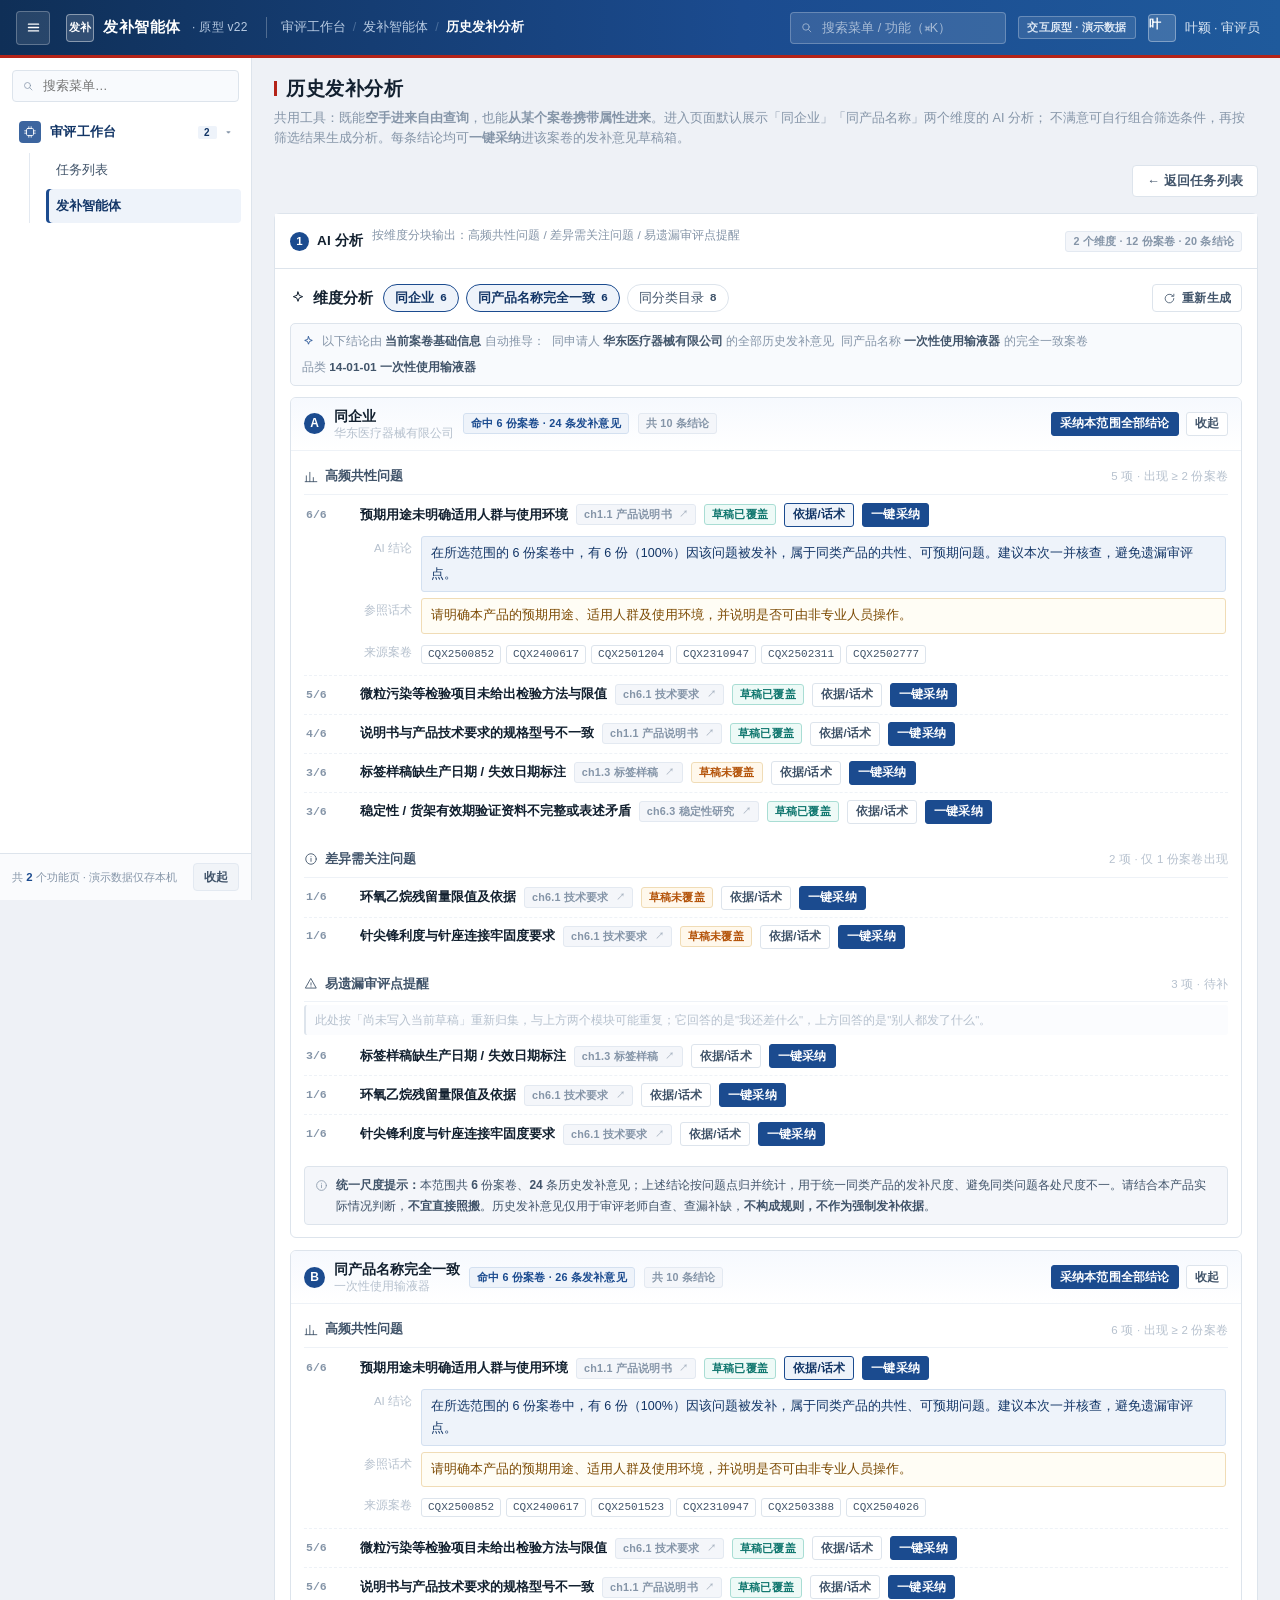
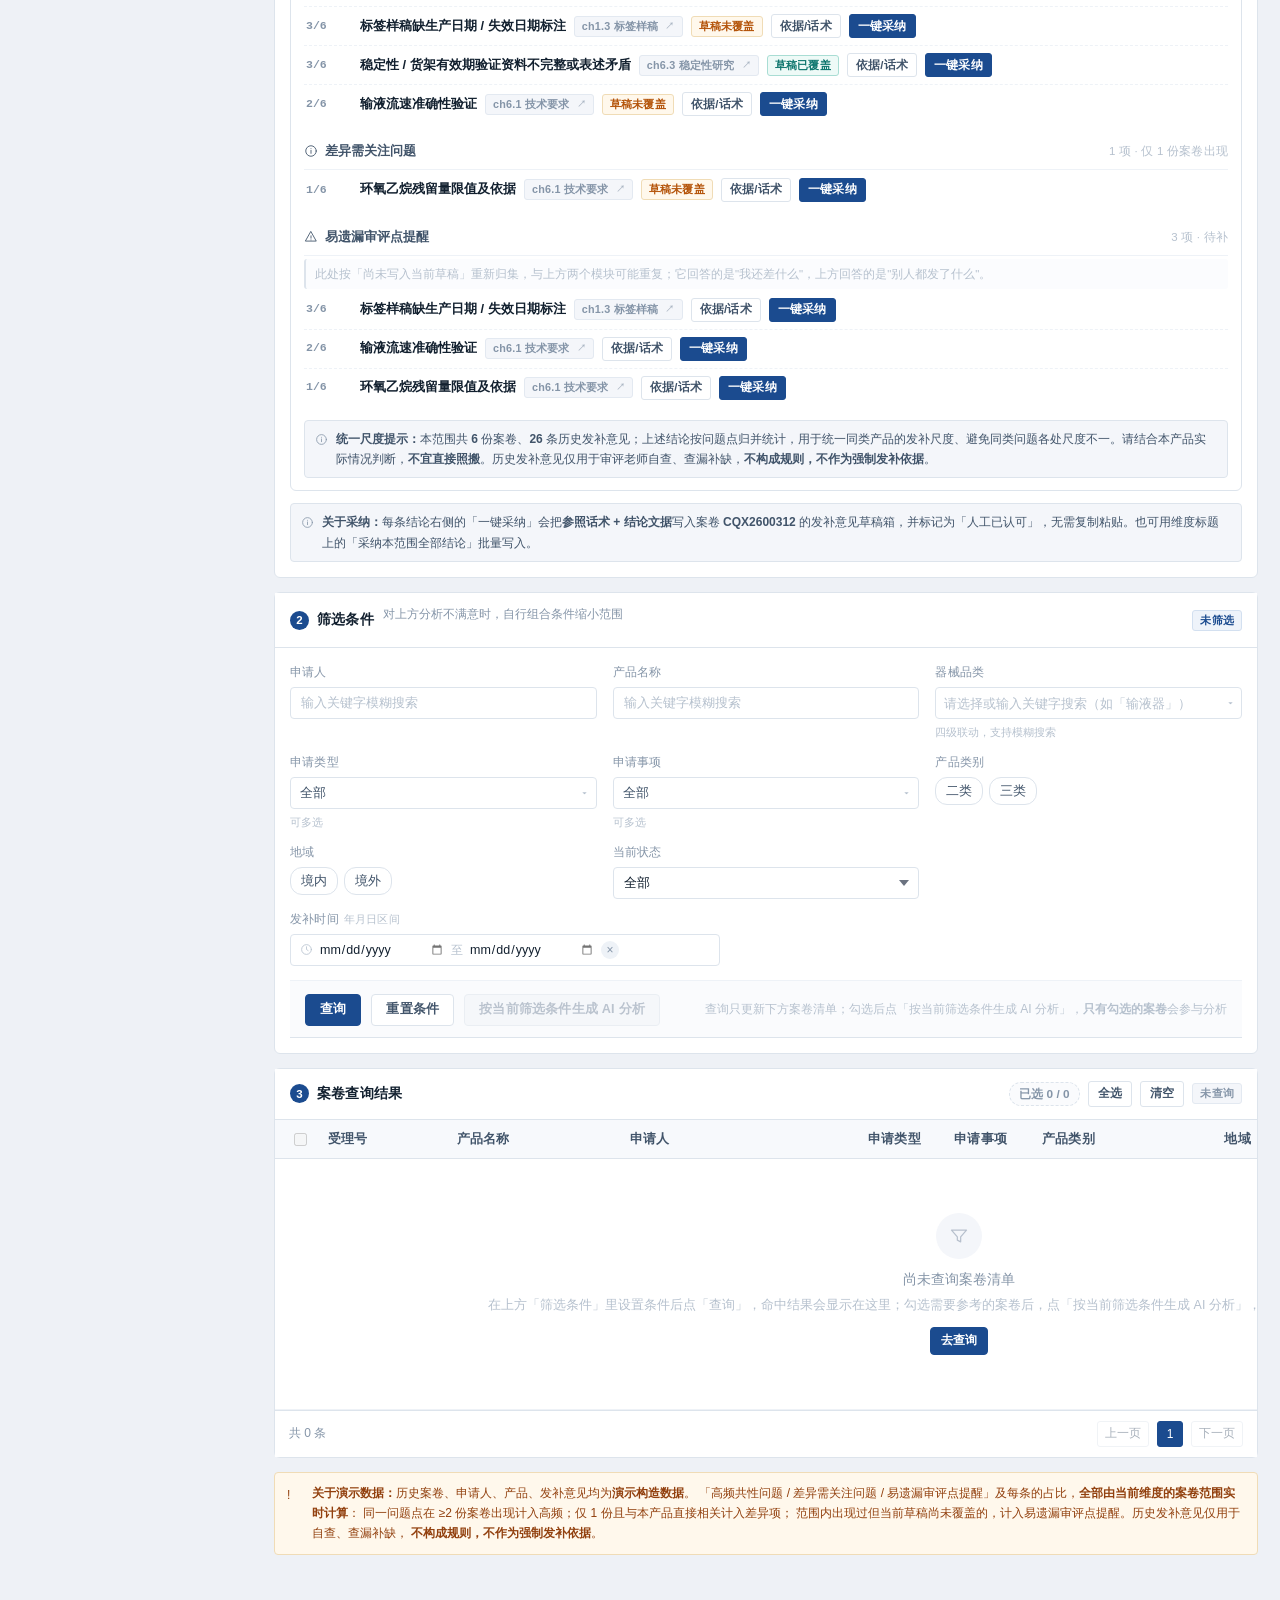
<file: 03-历史发补-AI总结.html>
<!DOCTYPE html>
<html lang="zh-CN">
<head>
<meta charset="utf-8">
<meta name="viewport" content="width=device-width,initial-scale=1">
<title>历史发补分析 · 发补智能体原型 v22</title>
<link rel="stylesheet" href="./assets/style.css">
</head>
<body>
<div class="shell">
  <header class="topbar" id="topbar"></header>
  <aside class="side" id="side"></aside>

  <main class="content">
    <div class="page-head">
      <div>
        <div class="page-title"><span class="dot"></span>历史发补分析</div>
        <div class="page-sub">
          共用工具：既能<b>空手进来自由查询</b>，也能<b>从某个案卷携带属性进来</b>。进入页面默认展示「同企业」「同产品名称」两个维度的 AI 分析；
          不满意可自行组合筛选条件，再按筛选结果生成分析。每条结论均可<b>一键采纳</b>进该案卷的发补意见草稿箱。
        </div>
      </div>
      <div class="right">
        <a class="btn" href="./01-任务列表.html">← 返回任务列表</a>
      </div>
    </div>

    <!-- ① AI 分析（置顶） -->
    <div class="panel">
      <div class="panel-head">
        <h3><span class="sect-t" style="margin:0"><span class="n">1</span>AI 分析</span></h3>
        <span class="sub">按维度分块输出：高频共性问题 / 差异需关注问题 / 易遗漏审评点提醒</span>
        <div class="right"><span class="tag t-gray" id="aiMeta">—</span></div>
      </div>
      <div class="panel-body" id="aiBody"></div>
    </div>

    <!-- ② 筛选条件（居中） -->
    <div class="panel">
      <div class="panel-head">
        <h3><span class="sect-t" style="margin:0"><span class="n">2</span>筛选条件</span></h3>
        <span class="sub">对上方分析不满意时，自行组合条件缩小范围</span>
        <div class="right"><span class="tag t-blue" id="filterHit">未筛选</span></div>
      </div>
      <div class="panel-body">
        <div id="filterBox"></div>
        <div class="toolbar" style="margin-top:14px;padding-top:13px;border-top:1px solid var(--bd2)">
          <button class="btn primary" id="btnQuery">查询</button>
          <button class="btn" id="btnReset">重置条件</button>
          <button class="btn" id="btnAnalyzeFilter">按当前筛选条件生成 AI 分析</button>
          <span class="sp"></span>
          <span style="font-size:12px;color:var(--t4)">查询只更新下方案卷清单；勾选后点「按当前筛选条件生成 AI 分析」，<b>只有勾选的案卷</b>会参与分析</span>
        </div>
      </div>
    </div>

    <!-- ③ 案卷查询结果（置底） -->
    <div class="panel" style="margin-bottom:0">
      <div class="panel-head">
        <h3><span class="sect-t" style="margin:0"><span class="n">3</span>案卷查询结果</span></h3>
        <span class="sub" id="listSub"></span>
        <div class="right">
          <span class="selinfo" id="listSel">已选 0 / 0</span>
          <button class="btn xs" id="selAll" title="勾选全部查询结果">全选</button>
          <button class="btn xs" id="selNone" title="清空勾选">清空</button>
          <span class="tag t-gray" id="listMode">默认维度范围</span>
        </div>
      </div>
      <div class="tbl-wrap">
        <table class="tbl" style="min-width:1368px">
          <thead>
            <tr>
              <th class="ckcell" style="width:36px"><input type="checkbox" id="hAll" title="全选 / 取消全选当前页"></th>
              <th style="width:108px">受理号</th>
              <th style="width:158px">产品名称</th>
              <th style="width:166px">申请人</th>
              <th style="width:184px">器械品类</th>
              <th style="width:68px">申请类型</th>
              <th style="width:158px">申请事项</th>
              <th style="width:72px">产品类别</th>
              <th style="width:58px">地域</th>
              <th style="width:104px">当前状态</th>
              <th style="width:138px">发补时间</th>
              <th style="width:72px">操作</th>
            </tr>
          </thead>
          <tbody id="hrows"></tbody>
        </table>
      </div>
      <div class="pager" id="pager"></div>
    </div>

    <div class="infobar i-amber" style="margin:14px 0 0">
      <span style="flex:0 0 16px;margin-top:2px">!</span>
      <div><b>关于演示数据：</b>历史案卷、申请人、产品、发补意见均为<b>演示构造数据</b>。
      「高频共性问题 / 差异需关注问题 / 易遗漏审评点提醒」及每条的占比，<b>全部由当前维度的案卷范围实时计算</b>：
      同一问题点在 ≥2 份案卷出现计入高频；仅 1 份且与本产品直接相关计入差异项；
      范围内出现过但当前草稿尚未覆盖的，计入易遗漏审评点提醒。历史发补意见仅用于自查、查漏补缺，
      <b>不构成规则，不作为强制发补依据</b>。</div>
    </div>
  </main>
</div>

<datalist id="dlApplicant"></datalist>
<div id="toastBox"></div>

<script src="./assets/app.js"></script>
<script src="./assets/data.js"></script>
<script src="./assets/sum.js"></script>
<script src="./assets/cascade.js"></script>
<script>
(function () {
  'use strict';
  var $ = APP.$, $$ = APP.$$, esc = APP.esc, ic = APP.ic;

  var BADGE = { ent: 'A', product: 'B', cat: 'C', custom: 'D' };
  var DIMNAME = { ent: '同企业', product: '同产品名称完全一致', cat: '同分类目录 · 相似产品', custom: '按当前筛选条件' };

  var S = {
    caseNo: '', cur: null,
    dims: { ent: true, product: true, cat: false },
    dimExpanded: { ent: true, product: true, cat: true, custom: true },
    customList: null,
    filters: {
      applicant: '', product: '', devCat: [],
      applyType: [], applyItem: [], productClass: [], region: [],
      status: '', from: '', to: ''
    },
    results: [], mode: 'dims', queried: false,
    checked: {}, customLabel: '', customDesc: '',
    page: 1, size: 10,
    ctrl: {}
  };

  APP.renderTop({ crumb: ['审评工作台', '发补智能体', '历史发补分析'] });
  APP.renderSide('fb');

  /* 被「发补智能体」以 Tab iframe 嵌入：隐藏自己的顶栏侧栏，页面整体可滚动 */
  var IN_FRAME = !!(window.parent && window.parent !== window);
  if (/[?&]tab=1/.test(location.search)) document.body.classList.add('tab-mode', 'tab-scroll');

  /* ---------- 载入采纳目标案卷 ---------- */
  (function initCase() {
    var m = /[?&]case=([^&]+)/.exec(location.search);
    var no = m ? decodeURIComponent(m[1]) : '';
    var c = DATA.CASES.filter(function (x) { return x.acceptNo === no; })[0];
    if (!c) c = DATA.CASES.filter(function (x) { return x.acceptNo === 'CQX2600312'; })[0];
    S.cur = c; S.caseNo = c.acceptNo;
  })();

  /* ================= ② 筛选条件 ================= */
  function chipGroup(field, options) {
    return '<div class="vchips" data-fcls="' + field + '">' + options.map(function (o) {
      var on = S.filters[field].indexOf(o) >= 0;
      return '<span class="vchip' + (on ? ' on' : '') + '" data-fv="' + esc(o) + '">' + esc(o) + '</span>';
    }).join('') + '</div>';
  }
  function fItem(label, inner, tip) {
    return '<div class="fitem"><label>' + esc(label) + '</label>' + inner +
      (tip ? '<span class="tips">' + esc(tip) + '</span>' : '') + '</div>';
  }

  function renderFilters() {
    var ents = [];
    DATA.HISTORY.forEach(function (x) { if (ents.indexOf(x.ent) < 0) ents.push(x.ent); });
    $('#dlApplicant').innerHTML = ents.map(function (e) { return '<option value="' + esc(e) + '">'; }).join('');

    var h = '<div class="fgrid">';
    h += fItem('申请人',
      '<input class="inp" id="fApplicant" list="dlApplicant" autocomplete="off" placeholder="输入关键字模糊搜索" value="' + esc(S.filters.applicant) + '">');
    h += fItem('产品名称',
      '<input class="inp" id="fProduct" autocomplete="off" placeholder="输入关键字模糊搜索" value="' + esc(S.filters.product) + '">');
    h += fItem('器械品类', '<div id="fDevCat"></div>', '四级联动，支持模糊搜索');
    h += fItem('申请类型', '<div id="fApplyType"></div>', '可多选');
    h += fItem('申请事项', '<div id="fApplyItem"></div>', '可多选');
    h += fItem('产品类别', chipGroup('productClass', DATA.ENUM.productClass));
    h += fItem('地域', chipGroup('region', DATA.ENUM.region));
    h += fItem('当前状态',
      '<select class="sel" id="fStatus"><option value="">全部</option>' +
      DATA.ENUM.reviewStatus.map(function (v) {
        return '<option' + (S.filters.status === v ? ' selected' : '') + '>' + esc(v) + '</option>';
      }).join('') + '</select>');
    h += '<div class="fitem" style="grid-column:span 2"><label>发补时间<span class="k">年月日区间</span></label>' +
      '<div class="drange" id="dRange">' +
        '<span class="dri">' + ic('clock', 13) + '</span>' +
        '<input type="date" id="fFrom" value="' + esc((S.filters.from || '').slice(0, 10)) + '" aria-label="开始日期">' +
        '<span class="dsep">至</span>' +
        '<input type="date" id="fTo" value="' + esc((S.filters.to || '').slice(0, 10)) + '" aria-label="结束日期">' +
        '<button type="button" class="dclr" id="dClear" title="清除时间区间">×</button>' +
      '</div></div>';
    h += '</div>';
    $('#filterBox').innerHTML = h;

    /* 两个复杂控件：四级联动品类 / 多选下拉 */
    S.ctrl.devCat = CASCADE.create($('#fDevCat'), {
      tree: DATA.DEVICE_CAT,
      value: S.filters.devCat,
      placeholder: '请选择或输入关键字搜索（如「输液器」）',
      onChange: function (v) { S.filters.devCat = v; }
    });
    var dc = $('#dClear');
    if (dc) dc.onclick = function () {
      var a = $('#fFrom'), b = $('#fTo');
      if (a) a.value = ''; if (b) b.value = '';
      S.filters.from = ''; S.filters.to = '';
      APP.toast('已清除发补时间区间', 'ok', 1600);
    };
    S.ctrl.applyType = CASCADE.multi($('#fApplyType'), {
      options: DATA.ENUM.applyType, value: S.filters.applyType,
      onChange: function (v) { S.filters.applyType = v; }
    });
    S.ctrl.applyItem = CASCADE.multi($('#fApplyItem'), {
      options: DATA.ENUM.applyItem, value: S.filters.applyItem,
      onChange: function (v) { S.filters.applyItem = v; }
    });

    /* 产品类别 / 地域：chip 多选 */
    $$('#filterBox [data-fcls]').forEach(function (g) {
      g.addEventListener('click', function (e) {
        var c = e.target.closest('[data-fv]');
        if (!c) return;
        var f = g.dataset.fcls, v = c.dataset.fv;
        var arr = S.filters[f];
        var i = arr.indexOf(v);
        if (i >= 0) arr.splice(i, 1); else arr.push(v);
        c.classList.toggle('on', arr.indexOf(v) >= 0);
      });
    });
  }

  function readFilters() {
    var a = $('#fApplicant'), p = $('#fProduct'), st = $('#fStatus'), f1 = $('#fFrom'), f2 = $('#fTo');
    if (a) S.filters.applicant = a.value.trim();
    if (p) S.filters.product = p.value.trim();
    if (st) S.filters.status = st.value;
    if (f1) S.filters.from = f1.value;
    if (f2) S.filters.to = f2.value;
    return S.filters;
  }

  /* 发补时间：datetime-local 可能只到日/分，统一补齐后再比字符串 */
  function normFrom(v) {
    if (!v) return '';
    if (v.length === 10) return v + ' 00:00:00';
    if (v.length === 16) return v.replace('T', ' ') + ':00';
    return v.replace('T', ' ');
  }
  function normTo(v, isEnd) {
    if (!v) return '';
    if (v.length === 10) return v + (isEnd ? ' 23:59:59' : ' 00:00:00');
    if (v.length === 16) return v.replace('T', ' ') + (isEnd ? ':59' : ':00');
    return v.replace('T', ' ');
  }
  function matchCat(x, path) {
    for (var i = 0; i < path.length; i++) {
      if (!path[i]) continue;
      if (!x.devCat || x.devCat[i] !== path[i]) return false;
    }
    return true;
  }

  function filterList() {
    var f = S.filters;
    var ap = f.applicant.toLowerCase(), pd = f.product.toLowerCase();
    var from = normFrom(f.from), to = normTo(f.to, true);
    return DATA.HISTORY.filter(function (x) {
      if (ap && x.ent.toLowerCase().indexOf(ap) < 0) return false;
      if (pd && x.product.toLowerCase().indexOf(pd) < 0) return false;
      if (f.devCat.length && !matchCat(x, f.devCat)) return false;
      if (f.applyType.length && f.applyType.indexOf(x.applyType) < 0) return false;
      if (f.applyItem.length && f.applyItem.indexOf(x.applyItem) < 0) return false;
      if (f.productClass.length && f.productClass.indexOf(x.productClass) < 0) return false;
      if (f.region.length && f.region.indexOf(x.region) < 0) return false;
      if (f.status && x.reviewStatus !== f.status) return false;
      if (from && x.issueAt < from) return false;
      if (to && x.issueAt > to) return false;
      return true;
    });
  }

  function describeFilters() {
    var f = S.filters, a = [];
    if (f.applicant) a.push('申请人含「' + f.applicant + '」');
    if (f.product) a.push('产品名含「' + f.product + '」');
    if (f.devCat.length) a.push('品类：' + f.devCat.filter(Boolean).join(' › '));
    if (f.applyType.length) a.push('申请类型：' + f.applyType.join('、'));
    if (f.applyItem.length) a.push('申请事项：' + f.applyItem.join('、'));
    if (f.productClass.length) a.push('类别：' + f.productClass.join('、'));
    if (f.region.length) a.push('地域：' + f.region.join('、'));
    if (f.status) a.push('状态：' + f.status);
    if (f.from || f.to) a.push('发补时间 ' + (normFrom(f.from) || '不限') + ' ~ ' + (normTo(f.to, true) || '不限'));
    return a.length ? a.join('；') : '未设置筛选条件（全部历史案卷）';
  }

  /* ================= ① AI 分析 ================= */
  function dimList(key) {
    if (!S.cur) return [];
    var sp = SUM.scopePresets(S.cur).filter(function (x) { return x.key === key; })[0];
    return sp ? DATA.HISTORY.filter(sp.match) : [];
  }
  function buildDims() {
    var out = [];
    if (S.cur) {
      SUM.scopePresets(S.cur).forEach(function (sp) {
        if (!S.dims[sp.key]) return;
        out.push({
          key: sp.key, label: sp.label, sub: sp.sub, badge: BADGE[sp.key],
          list: DATA.HISTORY.filter(sp.match)
        });
      });
    }
    if (S.customList) {
      out.push({
        key: 'custom', label: S.customLabel || '按当前筛选条件',
        sub: S.customDesc || describeFilters(), badge: 'D', list: S.customList
      });
    }
    var covered = (S.cur && S.cur.covered) || [];
    out.forEach(function (sc) { sc.stat = SUM.conclusionsFor(sc.list, S.cur, covered); });
    return out;
  }

  function renderAI() {
    var scopes = buildDims();
    var chips = [];
    if (S.cur) {
      SUM.scopePresets(S.cur).forEach(function (sp) {
        chips.push({ k: sp.key, t: sp.label.replace(' · 相似产品', ''), n: DATA.HISTORY.filter(sp.match).length });
      });
    }
    if (S.customList) chips.push({ k: 'custom', t: S.customLabel ? '勾选范围' : '按筛选条件', n: S.customList.length });

    var h = '<div class="aihead">' +
      '<div class="ttl">' + ic('spark', 16) + ' 维度分析</div>' +
      '<div class="dimchips">' + chips.map(function (c) {
        var on = c.k === 'custom' ? true : !!S.dims[c.k];
        return '<span class="dimchip' + (on ? ' on' : '') + '" data-dim="' + c.k + '">' +
          esc(c.t) + ' <b>' + c.n + '</b></span>';
      }).join('') + '</div>' +
      '<div class="right">' +
        '<button class="btn sm" id="btnRefreshAI">' + ic('sync', 13) + ' 重新生成</button>' +
      '</div></div>';

    if (S.cur) {
      var cat3 = (S.cur.devCat || []).filter(Boolean);
      h += '<div class="aibasis">' + ic('spark', 13, 'ab-i') +
        '<span>以下结论由 <b>当前案卷基础信息</b> 自动推导：</span>' +
        '<span>同申请人 <b>' + esc(S.cur.ent || '—') + '</b> 的全部历史发补意见</span>' +
        '<span>同产品名称 <b>' + esc(S.cur.product || '—') + '</b> 的完全一致案卷</span>' +
        '<span>品类 <b>' + esc(cat3[2] || cat3[cat3.length - 1] || '—') + '</b></span>' +
      '</div>';
    }

    if (!S.cur && !S.customList) {
      h += '<div class="ph"><div class="phi">' + ic('spark', 19) + '</div>' +
        '<div class="pht">尚未指定采纳目标案卷</div>' +
        '<div class="phs">「同企业 / 同产品名称 / 同分类目录」三个维度需要案卷属性才能推导。<br>' +
        '请在上方选择目标案卷，或在下方自行组合筛选条件后点「按当前筛选条件生成 AI 分析」。</div></div>';
    } else if (!scopes.length) {
      h += '<div class="ph"><div class="phi">' + ic('filter', 19) + '</div>' +
        '<div class="pht">未选择任何维度</div><div class="phs">请点选上方的维度标签。</div></div>';
    } else {
      scopes.forEach(function (sc) {
        h += SUM.renderScopeRows(sc, {
          badge: sc.badge,
          collapsible: true,
          collapsed: !S.dimExpanded[sc.key],
          batchAdopt: !!S.cur,
          selfCheck: true,
          canAdopt: !!S.cur,
          scope: sc.key
        });
      });
      h += '<div class="scalenote" style="margin-top:2px">' + ic('info', 13) +
        '<div><b>关于采纳：</b>每条结论右侧的「一键采纳」会把<b>参照话术 + 结论文据</b>写入案卷 <b>' +
        (S.cur ? esc(S.cur.acceptNo) : '（未指定）') + '</b> 的发补意见草稿箱，并标记为「人工已认可」，无需复制粘贴。' +
        '也可用维度标题上的「采纳本范围全部结论」批量写入。</div></div>';
    }
    $('#aiBody').innerHTML = h;

    var total = scopes.reduce(function (s, x) { return s + x.stat.common.length + x.stat.diff.length + x.stat.missing.length; }, 0);
    var cases = scopes.reduce(function (s, x) { return s + x.stat.tot; }, 0);
    $('#aiMeta').textContent = scopes.length ? (scopes.length + ' 个维度 · ' + cases + ' 份案卷 · ' + total + ' 条结论') : '—';
  }

  /* ================= ③ 案卷查询结果 ================= */
  function dimsPool() {
    var seen = {}, out = [];
    buildDims().forEach(function (sc) {
      sc.list.forEach(function (x) {
        if (!seen[x.acceptNo]) { seen[x.acceptNo] = 1; out.push(x); }
      });
    });
    out.sort(function (a, b) { return a.issueAt < b.issueAt ? 1 : -1; });
    return out;
  }

  function renderTable() {
    if (!S.queried) {
      S.results = [];
      $('#listSub').textContent = '';
      $('#listMode').textContent = '未查询';
      $('#listSel').textContent = '已选 0 / 0';
      $('#listSel').classList.remove('on');
      var ha0 = $('#hAll');
      if (ha0) { ha0.checked = false; ha0.indeterminate = false; ha0.disabled = true; }
      $('#hrows').innerHTML = '<tr><td colspan="12"><div class="empty">' +
        '<div class="eic">' + ic('filter', 20) + '</div>' +
        '<div class="et">尚未查询案卷清单</div>' +
        '<div class="es">在上方「筛选条件」里设置条件后点「查询」，命中结果会显示在这里；' +
        '勾选需要参考的案卷后，点「按当前筛选条件生成 AI 分析」，只对勾选的这批案卷做分析。</div>' +
        '<div class="eact"><button class="btn sm primary" id="emptyQuery">去查询</button></div></div></td></tr>';
      var eq = $('#emptyQuery');
      if (eq) eq.onclick = function () {
        var box = $('#filterBox');
        if (box) box.scrollIntoView({ block: 'center', behavior: 'smooth' });
      };
      APP.renderPager($('#pager'), 0, 1, S.size, function () {});
      syncAnalyzeBtn();
      return;
    }
    S.results = S.mode === 'filter' ? filterList() : dimsPool();
    S.results.sort(function (a, b) { return a.issueAt < b.issueAt ? 1 : -1; });
    var total = S.results.length;
    var pages = Math.max(1, Math.ceil(total / S.size));
    if (S.page > pages) S.page = pages;
    var start = (S.page - 1) * S.size;
    var rows = S.results.slice(start, start + S.size);

    $('#listSub').textContent = total ? ('共 ' + total + ' 份案卷' + (S.mode === 'filter' ? '（按筛选条件）' : '（默认维度合并去重）')) : '';
    $('#listMode').textContent = S.mode === 'filter' ? '筛选结果' : '默认维度范围';

    var tb = $('#hrows');
    if (!total) {
      tb.innerHTML = '<tr><td colspan="12"><div class="empty">' +
        '<div class="eic">' + ic('search', 20) + '</div>' +
        '<div class="et">没有符合条件的案卷</div>' +
        '<div class="es">可放宽筛选条件或减少关键词后重试</div>' +
        '<div class="eact"><button class="btn sm" id="emptyReset">重置条件</button></div></div></td></tr>';
      var er = $('#emptyReset');
      if (er) er.onclick = doReset;
    } else {
      tb.innerHTML = rows.map(function (x) {
        var path = (x.devCat || []).filter(Boolean);
        return '<tr data-no="' + esc(x.acceptNo) + '"' + (S.checked[x.acceptNo] ? ' class="picked"' : '') + '>' +
          '<td class="ckcell"><input type="checkbox" data-pick="' + esc(x.acceptNo) + '"' +
            (S.checked[x.acceptNo] ? ' checked' : '') + ' title="勾选后参与 AI 分析"></td>' +
          '<td class="mono" style="font-weight:600;color:var(--primary-d)">' + esc(x.acceptNo) + '</td>' +
          '<td><div class="t1" style="font-weight:400">' + esc(x.product) + '</div></td>' +
          '<td><div class="t1" style="font-weight:400">' + esc(x.ent) + '</div></td>' +
          '<td class="nowrap" style="font-size:12.5px;color:var(--t3)" title="' + esc(path.join(' › ')) + '">' +
            esc(path[2] || path[1] || '—') + '</td>' +
          '<td class="nowrap">' + esc(x.applyType) + '</td>' +
          '<td class="nowrap" style="font-size:12.5px">' + esc(x.applyItem) + '</td>' +
          '<td class="nowrap">' + esc(x.productClass) + '</td>' +
          '<td class="nowrap">' + esc(x.region) + '</td>' +
          '<td class="nowrap"><span class="badge ' +
            (x.reviewStatus === '已完结' ? 'b-green' : x.reviewStatus === '待企业补充材料' ? 'b-amber' : 'b-blue') +
            '"><span class="bd"></span>' + esc(x.reviewStatus) + '</span></td>' +
          '<td class="nowrap mono" style="font-size:12px;color:var(--t3)">' + esc(x.issueAt) + '</td>' +
          '<td><div class="cell-ops"><a data-detail="' + esc(x.acceptNo) + '">查看明细</a></div></td>' +
        '</tr>';
      }).join('');
    }
    paintSel(rows);
    APP.renderPager($('#pager'), total, S.page, S.size, function (p) { S.page = p; renderTable(); });
    syncAnalyzeBtn();
  }

  /* 勾选态：全选框（含半选）+ 已选统计 */
  function paintSel(rows) {
    var pageNos = (rows || []).map(function (x) { return x.acceptNo; });
    var onPage = pageNos.filter(function (no) { return S.checked[no]; }).length;
    var all = $('#hAll');
    if (all) {
      all.checked = pageNos.length > 0 && onPage === pageNos.length;
      all.indeterminate = onPage > 0 && onPage < pageNos.length;
      all.disabled = pageNos.length === 0;
    }
    var n = checkedList().length;
    var total = S.queried ? S.results.length : 0;
    var box = $('#listSel');
    if (box) {
      box.textContent = '已选 ' + n + ' / ' + total;
      box.classList.toggle('on', n > 0);
    }
    var sa = $('#selAll'), sn = $('#selNone');
    if (sa) sa.classList.toggle('muted', !total || n === total);
    if (sn) sn.classList.toggle('muted', !n);
  }

  function checkedList() {
    return (S.results || []).filter(function (x) { return S.checked[x.acceptNo]; });
  }

  /* 「按当前筛选条件生成 AI 分析」必须先在查询结果里有数据 */
  function syncAnalyzeBtn() {
    var b = $('#btnAnalyzeFilter');
    if (!b) return;
    var all = S.queried ? S.results.length : 0;
    var n = S.queried ? checkedList().length : 0;
    b.classList.toggle('muted', !n);
    b.setAttribute('aria-disabled', n ? 'false' : 'true');
    b.title = n ? ('只对已勾选的 ' + n + ' 份案卷生成 AI 分析（本次查询共命中 ' + all + ' 份）')
      : (all ? '请先在下方「案卷查询结果」里勾选要参与分析的案卷' : '先用筛选条件查询出案卷，才能按勾选结果生成分析');
  }

  /* ================= 明细抽屉 ================= */
  function showDetail(no) {
    var x = DATA.HISTORY.filter(function (h) { return h.acceptNo === no; })[0];
    if (!x) return;
    var CN = ['一', '二', '三', '四', '五', '六', '七', '八', '九', '十'];
    /* v10：发补明细不再拆成结构化字段，直接按历史发补意见原文带入显示 */
    var paras = (x.points || []).map(function (id, i) {
      var p = SUM.pointById(id);
      var txt = p && p.script ? p.script : (p ? p.t : id);
      return '<p>' + CN[i] + '、' + esc(txt) + '</p>';
    }).join('');
    APP.openDrawer({
      title: '历史发补意见明细 · ' + x.acceptNo,
      body: '<div class="infobar i-gray" style="margin-bottom:12px">' + ic('info', 15, 'ib-ic') +
        '<div>仅供审评老师自查参考，<b>不作为规则、不作为强制发补依据</b>；下列内容为历史案卷发补意见原文。</div></div>' +
        '<div class="histdoc">' +
          '<div class="hd"><b>发补意见</b><span>' + esc(x.acceptNo) + ' · ' + esc(x.product) + '</span></div>' +
          '<div class="meta">申请人：' + esc(x.ent) + '　|　发补时间：' + esc(x.issueAt) +
            '　|　' + esc(x.applyType || x.regType) + '　|　' + esc(x.productClass) + ' · ' + esc(x.region) + '</div>' +
          '<div class="body">' + paras + '</div>' +
        '</div>' +
        '<div class="fhint">以上为演示构造数据；正式上线应从审评系统历史案卷库实时调取原文。</div>',
      foot: '<span style="font-size:12px;color:var(--t4)">共 ' + (x.points || []).length + ' 条</span><span style="flex:1"></span>' +
        '<button class="btn" data-close="1">关闭</button>'
    });
  }

  /* ================= 一键采纳 ================= */
  function applyUrl(items, label) {
    if (!S.cur) {
      APP.toast('请先在页面顶部选择「采纳目标案卷」，AI 结论需要写入某个案卷的发补意见草稿箱', 'warn', 4200);
      return;
    }
    var q = items.map(function (it) { return it.pid + ':' + it.n + ':' + it.tot; }).join(',');
    if (IN_FRAME) {
      window.parent.postMessage({ __fb: 'histAdopt', adopt: q, scopeLabel: label }, '*');
      return;
    }
    location.href = './08-发补智能体.html?case=' + encodeURIComponent(S.cur.acceptNo) + '&tab=draft' +
      '&adopt=' + encodeURIComponent(q) + '&scopeLabel=' + encodeURIComponent(label);
  }
  function adoptOne(btn) {
    var pid = btn.dataset.aiadopt;
    var p = SUM.pointById(pid);
    var key = btn.dataset.scope;
    var n = parseInt(btn.dataset.n || '0', 10), tot = parseInt(btn.dataset.tot || '0', 10);
    if (!S.cur) { APP.toast('请先在页面顶部选择「采纳目标案卷」', 'warn', 3600); return; }
    APP.confirmDialog({
      title: '一键采纳到发补意见草稿箱', tone: 'amber', okText: '确认采纳',
      body: '问题点：<b>' + esc(p ? p.t : pid) + '</b><br>' +
        '维度：' + esc(DIMNAME[key] || key) + '（' + n + '/' + tot + '）<br>' +
        '采纳到：<b>' + esc(S.cur.acceptNo) + '</b> · ' + esc(S.cur.product) + '<br><br>' +
        '将把该结论的<b>参照话术</b>与<b>结论文据</b>写入发补意见草稿箱，并标记为<b>人工已认可</b>。确认后跳转到草稿页。'
    }, function () { applyUrl([{ pid: pid, n: n, tot: tot }], DIMNAME[key] || 'AI 分析'); });
  }
  function adoptBatch(scKey) {
    var sc = buildDims().filter(function (x) { return x.key === scKey; })[0];
    if (!sc) return;
    if (!S.cur) { APP.toast('请先在页面顶部选择「采纳目标案卷」', 'warn', 3600); return; }
    var all = sc.stat.common.concat(sc.stat.diff, sc.stat.missing);
    if (!all.length) { APP.toast('本维度没有可采纳的结论', 'warn', 2200); return; }
    var low = all.filter(function (c) { return (c.n / c.tot) < 0.5; });
    APP.confirmDialog({
      title: '采纳本维度全部结论', tone: 'amber', okText: '确认采纳 ' + all.length + ' 条',
      body: '维度：<b>' + esc(sc.label) + '</b>（' + sc.stat.tot + ' 份案卷）<br>' +
        '将一次写入 <b>' + all.length + '</b> 条结论（高频 ' + sc.stat.common.length +
        ' · 差异 ' + sc.stat.diff.length + ' · 易遗漏 ' + sc.stat.missing.length + '），全部标记为<b>人工已认可</b>。' +
        (low.length ? '<br><br><b>提示：</b>其中 ' + low.length + ' 条在维度内占比不足 50%，建议逐条确认后再采纳。' : '')
    }, function () {
      applyUrl(all.map(function (c) { return { pid: c.id, n: c.n, tot: c.tot }; }), sc.label);
    });
  }

  /* ================= 事件 ================= */
  $('#aiBody').addEventListener('click', function (e) {
    var t = e.target;
    var dim = t.closest('[data-dim]');
    if (dim) {
      var k = dim.dataset.dim;
      if (k === 'custom') { S.customList = null; }
      else { S.dims[k] = !S.dims[k]; }
      renderAI(); renderTable();
      return;
    }
    var d = t.closest('[data-detail]'); if (d) { showDetail(d.dataset.detail); return; }
    var tg = t.closest('[data-crow]');
    if (tg) { var row = tg.closest('.crow'); if (row) row.classList.toggle('open'); return; }
    var st = t.closest('[data-scope-toggle]');
    if (st) {
      var blk = st.closest('.scopeblk');
      if (blk) { S.dimExpanded[blk.dataset.scope] = !S.dimExpanded[blk.dataset.scope]; renderAI(); }
      return;
    }
    var ai = t.closest('[data-aiadopt]'); if (ai) { adoptOne(ai); return; }
    var ba = t.closest('[data-batch-adopt]'); if (ba) { adoptBatch(ba.dataset.batchAdopt); return; }
    if (t.closest('#btnRefreshAI')) {
      APP.toast('正在按当前维度重新分析…', 'warn', 1200);
      setTimeout(function () { renderAI(); APP.toast('分析已更新', 'ok', 1600); }, 700);
      return;
    }
  });
  $('#hrows').addEventListener('click', function (e) {
    var d = e.target.closest('[data-detail]');
    if (d) showDetail(d.dataset.detail);
  });
  /* 行内复选框 → 只对勾选的案卷做 AI 分析 */
  $('#hrows').addEventListener('change', function (e) {
    var cb = e.target.closest ? e.target.closest('[data-pick]') : null;
    if (!cb) return;
    var no = cb.dataset.pick;
    if (cb.checked) S.checked[no] = true; else delete S.checked[no];
    var tr = cb.closest('tr');
    if (tr) tr.classList.toggle('picked', !!cb.checked);
    /* 当前页全选态 */
    var boxes = $$('#hrows [data-pick]');
    var on = boxes.filter(function (b) { return b.checked; }).length;
    var all = $('#hAll');
    if (all) {
      all.checked = boxes.length > 0 && on === boxes.length;
      all.indeterminate = on > 0 && on < boxes.length;
    }
    var n = checkedList().length;
    var box = $('#listSel');
    if (box) { box.textContent = '已选 ' + n + ' / ' + S.results.length; box.classList.toggle('on', n > 0); }
    var sa = $('#selAll'), sn = $('#selNone');
    if (sa) sa.classList.toggle('muted', n === S.results.length);
    if (sn) sn.classList.toggle('muted', !n);
    syncAnalyzeBtn();
  });
  /* 表头全选框 → 当前页全选 / 取消 */
  document.addEventListener('change', function (e) {
    if (e.target.id !== 'hAll') return;
    var on = e.target.checked;
    $$('#hrows [data-pick]').forEach(function (b) {
      b.checked = on;
      if (on) S.checked[b.dataset.pick] = true; else delete S.checked[b.dataset.pick];
      var tr = b.closest('tr'); if (tr) tr.classList.toggle('picked', on);
    });
    var n = checkedList().length;
    var box = $('#listSel');
    if (box) { box.textContent = '已选 ' + n + ' / ' + S.results.length; box.classList.toggle('on', n > 0); }
    syncAnalyzeBtn();
  });
  $('#selAll').onclick = function () {
    S.results.forEach(function (x) { S.checked[x.acceptNo] = true; });
    renderTable();
  };
  $('#selNone').onclick = function () {
    S.checked = {};
    renderTable();
  };

  function doQuery() {
    readFilters();
    var list = filterList();
    S.mode = 'filter';
    S.queried = true;
    S.checked = {};
    list.forEach(function (x) { S.checked[x.acceptNo] = true; });
    S.page = 1;
    renderTable();
    $('#filterHit').textContent = '命中 ' + list.length + ' 份案卷';
    APP.toast('已按筛选条件查询，命中 ' + list.length + ' 份案卷', 'ok', 2200);
  }
  function doReset() {
    S.filters = {
      applicant: '', product: '', devCat: [],
      applyType: [], applyItem: [], productClass: [], region: [],
      status: '', from: '', to: ''
    };
    S.mode = 'dims'; S.page = 1; S.customList = null; S.queried = false;
    S.checked = {}; S.customLabel = ''; S.customDesc = '';
    renderFilters(); renderAI(); renderTable();
    $('#filterHit').textContent = '未筛选';
    APP.toast('已重置筛选条件，清单回到默认维度范围', 'ok', 1800);
  }
  $('#btnQuery').onclick = doQuery;
  $('#btnReset').onclick = doReset;
  $('#btnAnalyzeFilter').onclick = function () {
    if (!S.queried || !S.results.length) {
      APP.toast('请先用筛选条件查询出案卷，再按勾选结果生成 AI 分析', 'warn', 3000);
      return;
    }
    var list = checkedList();
    if (!list.length) {
      APP.toast('请先在下方清单里勾选至少 1 份要参与分析的案卷', 'warn', 2800);
      var tb = $('#hrows');
      if (tb) tb.scrollIntoView({ block: 'center', behavior: 'smooth' });
      return;
    }
    S.customList = list;
    S.customLabel = '已勾选 ' + list.length + ' 份案卷';
    S.customDesc = '从案卷查询结果中勾选 · ' + (describeFilters() || '不限筛选条件');
    S.dimExpanded.custom = true;
    S.mode = 'filter'; S.page = 1;
    renderAI(); renderTable();
    APP.toast('已按勾选的 ' + list.length + ' 份案卷新增分析维度', 'ok', 3200);
    window.scrollTo({ top: 0, behavior: 'auto' });
  };

  /* ================= 渲染 ================= */
  function renderAll() {
    renderFilters();
    renderAI();
    renderTable();
  }

  renderAll();

  /* 定位到某条历史参考（URL ?pt= 或草稿页「规则依据」消息都走这里） */
  function focusPoint(pt) {
    setTimeout(function () {
      var el = document.querySelector('.crow[data-conc="' + pt + '"]');
      if (!el) { APP.toast('该历史参考不在当前默认维度范围内，可手工筛选后查看', 'warn', 3200); return; }
      el.classList.add('open', 'focus');
      el.scrollIntoView({ block: 'center', behavior: 'auto' });
      APP.toast('已定位到该条历史参考：' + pt, 'ok', 2600);
    }, 260);
  }
  (function focusFromUrl() {
    var m = /[?&]pt=(PT\d+)/.exec(location.search);
    if (m) focusPoint(m[1]);
  })();
  window.addEventListener('message', function (e) {
    var d = e.data || {};
    if (d.__fb === 'focusPoint' && d.pt) focusPoint(d.pt);
  });

  window.__PROTO4 = {
    S: S, buildDims: buildDims, filterList: filterList, dimsPool: dimsPool,
    renderAI: renderAI, renderTable: renderTable, doQuery: doQuery, doReset: doReset,
    applyUrl: applyUrl, readFilters: readFilters, describeFilters: describeFilters,
    SUM: SUM, CASCADE: CASCADE
  };
})();
</script>
</body>
</html>
</file>
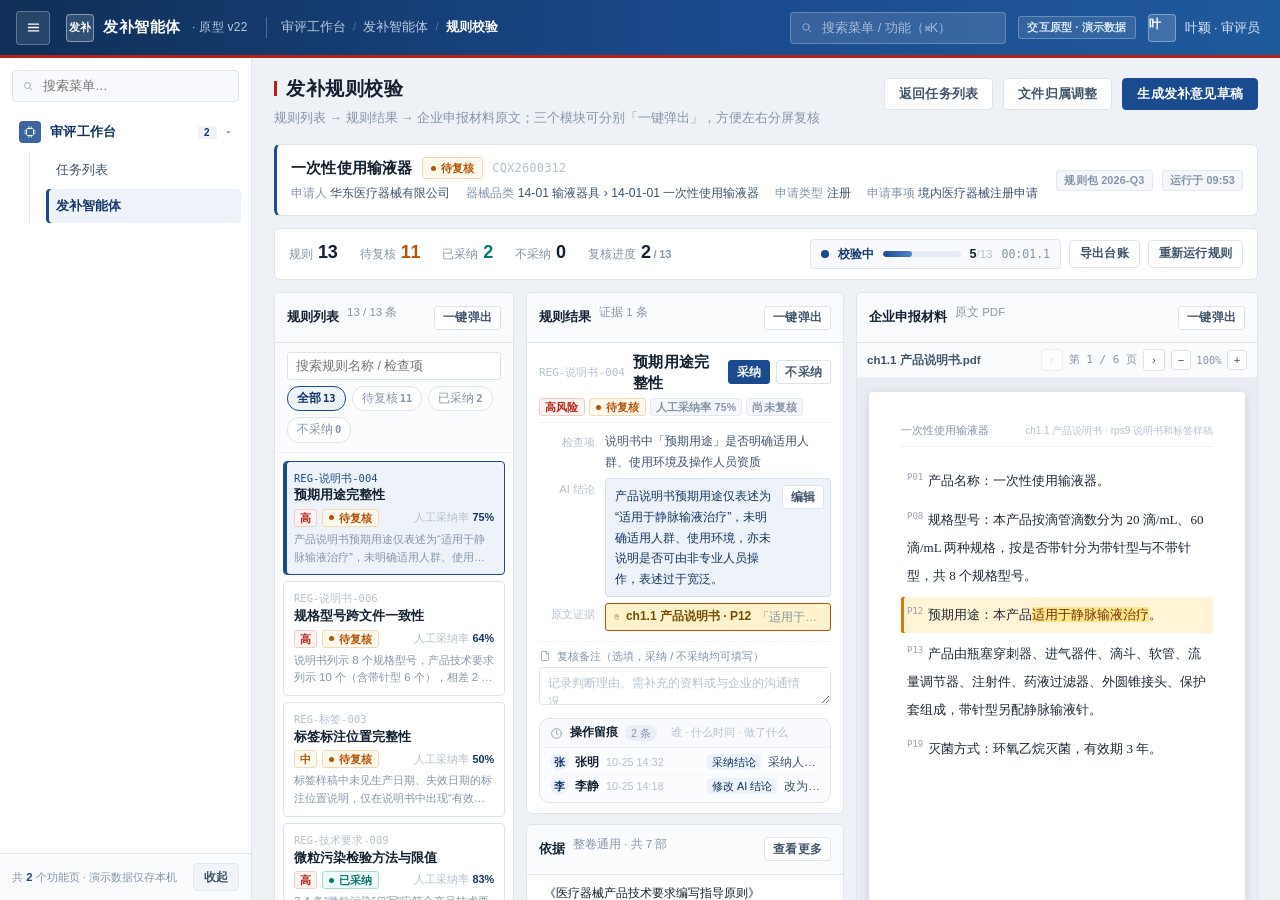
<file: 05-规则校验.html>
<!DOCTYPE html>
<html lang="zh-CN">
<head>
<meta charset="utf-8">
<meta name="viewport" content="width=device-width,initial-scale=1">
<title>发补规则校验 · 发补智能体原型 v22</title>
<link rel="stylesheet" href="./assets/style.css">
</head>
<body class="fit pg-flow">
<div class="shell">
  <header class="topbar" id="topbar"></header>
  <aside class="side" id="side"></aside>

  <main class="content">
    <div class="page-head">
      <div>
        <div class="page-title"><span class="dot"></span>发补规则校验</div>
        <div class="page-sub">规则列表 → 规则结果 → 企业申报材料原文；三个模块可分别「一键弹出」，方便左右分屏复核</div>
      </div>
      <div class="right">
        <button class="btn popback" id="popBack" title="把所有已弹出的模块收回原位">收回浮窗</button>
        <a class="btn" href="./01-任务列表.html">返回任务列表</a>
        <button class="btn" id="btnMap">文件归属调整</button>
        <button class="btn primary" id="btnDraft">生成发补意见草稿</button>
      </div>
    </div>

    <div class="casebar" id="casebar"></div>
    <div class="rulebar" id="rulebar"></div>

    <div class="rulewrap" style="--rh:max(520px,calc(100vh - 302px))">
      <div class="wbc" id="ruleListCard">
        <div class="wbc-hd"><h4>规则列表</h4><span class="sub" id="listSub"></span>
          <div class="right"><button class="btn xs" data-pop="rules">一键弹出</button></div></div>
        <div class="wbc-bd" id="listBody"></div>
      </div>
      <div class="rcol" id="rcol">
        <div class="wbc" id="ruleResultCard">
          <div class="wbc-hd"><h4>规则结果</h4><span class="sub" id="resSub"></span>
            <div class="right"><button class="btn xs" data-pop="result">一键弹出</button></div></div>
          <div class="wbc-bd" id="resultBody"></div>
        </div>
        <div class="wbc" id="ruleBasisCard">
          <div class="wbc-hd"><h4>依据</h4><span class="sub" id="basisSub"></span>
            <div class="right">
                <button class="btn xs" id="basisMore" title="在本页弹层里查看本卷命中的全部法规（不跳页）">查看更多</button>
            </div></div>
          <div class="wbc-bd basis-bd" id="basisBody"></div>
        </div>
      </div>
      <div class="wbc" id="rulePdfCard">
        <div class="wbc-hd"><h4>企业申报材料</h4><span class="sub">原文 PDF</span>
          <div class="right"><button class="btn xs" data-pop="pdf">一键弹出</button></div></div>
        <div class="wbc-bd" id="pdfBody" style="padding:0;overflow:hidden"></div>
      </div>
    </div>
  </main>
</div>

<div id="toastBox"></div>

<script src="./assets/app.js"></script>
<script src="./assets/data.js"></script>
<script>
(function () {
  'use strict';
  var $ = APP.$, $$ = APP.$$, esc = APP.esc, ic = APP.ic;

  var qs = new URLSearchParams(location.search);
  var caseNo = qs.get('case') || 'CQX2600312';
  var CASE = DATA.CASES.filter(function (c) { return c.acceptNo === caseNo; })[0] || DATA.CASES[0];

  var ST = {
    status: 'all', kw: '', active: null,
    rules: JSON.parse(JSON.stringify(DATA.RULES || [])),
    docs: JSON.parse(JSON.stringify(DATA.DOCS || [])),
    pdf: null, pdfPage: 0, zoom: 1, editing: null,
    mapDir: 'rps9', mapKw: '', na: {}, modal: null
  };

  /* ===================== 系统操作留痕 ===================== */
  var ME = '叶颖';
  function nowFull() {
    var d = new Date();
    function p(n) { return n < 10 ? '0' + n : '' + n; }
    return p(d.getMonth() + 1) + '-' + p(d.getDate()) + ' ' + p(d.getHours()) + ':' + p(d.getMinutes());
  }
  function logRule(r, act, detail, tone) {
    if (!r) return;
    r.log = r.log || [];
    r.log.unshift({ who: ME, at: nowFull(), act: act, detail: detail || '', tone: tone || '' });
    if (r.log.length > 30) r.log.length = 30;
  }
  /* v22：一行一条 —— 谁 · 时间 · 做了什么；detail 只写「改了什么对象」，不再贴原文对比 */
  function auditRowHtml(x) {
    return '<li class="au-row' + (x.tone ? ' ' + x.tone : '') + '" title="' +
        esc(x.who + ' · ' + x.at + ' · ' + (x.act || '') + (x.detail ? ' · ' + x.detail : '')) + '">' +
      '<span class="au-av">' + esc(String(x.who).slice(0, 1)) + '</span>' +
      '<div class="au-bd">' +
        '<b class="au-who">' + esc(x.who) + '</b>' +
        '<em class="au-tm">' + esc(x.at) + '</em>' +
        '<span class="au-act">' + esc(x.act) + '</span>' +
        (x.detail ? '<span class="au-dt">' + esc(x.detail) + '</span>' : '') +
      '</div></li>';
  }
  function auditHtml(r) {
    var list = r.log || [];
    var h = '<div class="audit">' +
      '<div class="audit-h">' + ic('clock', 13) + '<b>操作留痕</b>' +
        '<span class="cnt">' + list.length + ' 条</span>' +
        '<span class="sp"></span>' +
        '<span class="hint">谁 · 什么时间 · 做了什么</span>' +
      '</div>';
    if (!list.length) {
      h += '<div class="audit-empty">该规则暂无操作记录；采纳、修改 AI 结论、填写备注都会在这里留痕。</div>';
    } else {
      h += '<ul class="audit-list">' + list.map(auditRowHtml).join('') + '</ul>';
    }
    return h + '</div>';
  }
  /* 演示用的历史留痕：让「谁改了什么」一眼可见 */
  function seedLogs() {
    var seeds = {
      'REG-说明书-004': [
        { who: '张明', at: '10-25 14:32', act: '采纳结论', detail: '采纳人工修改后的版本，已写入草稿' },
        { who: '李静', at: '10-25 14:18', act: '修改 AI 结论', detail: '改为「补充适用人群、使用环境及操作人员资质」' }
      ],
      'REG-技术要求-009': [
        { who: '王建华', at: '10-25 10:06', act: '标记不采纳', detail: '备注：企业已在 3.2 节提供方法学验证' }
      ]
    };
    ST.rules.forEach(function (r) {
      if (r.log && r.log.length) return;
      var sd = seeds[r.id];
      if (sd) r.log = sd.slice();
      else if (r.status === '已采纳') r.log = [{ who: '叶颖', at: r.at || '10-25 09:40', act: '采纳结论', detail: '采纳 AI 原始结论，已写入发补意见草稿' }];
    });
  }

  function nowStr() {
    var d = new Date();
    function p(n) { return n < 10 ? '0' + n : '' + n; }
    return (d.getMonth() + 1) + '-' + p(d.getDate()) + ' ' + p(d.getHours()) + ':' + p(d.getMinutes());
  }
  function short(s, n) { s = String(s || ''); return s.length > n ? s.slice(0, n) + '…' : s; }
  function current() {
    return ST.rules.filter(function (r) { return r.id === ST.active; })[0] || null;
  }
  function stat() {
    var r = ST.rules;
    return {
      total: r.length,
      wait: r.filter(function (x) { return x.status === '待复核'; }).length,
      adopted: r.filter(function (x) { return x.status === '已采纳'; }).length,
      ignored: r.filter(function (x) { return x.status === '不采纳'; }).length
    };
  }
  /* 单条规则的历史人工采纳率 */
  function rateText(r) {
    var hr = r.hr || { a: 0, n: 0 };
    if (!hr.n) return '—';
    return Math.round(hr.a / hr.n * 100) + '%';
  }

  /* ---------------- 顶部 ---------------- */
  APP.renderTop({ crumb: ['审评工作台', '发补智能体', '规则校验'] });
  APP.renderSide('rules');

  $('#casebar').innerHTML =
    '<div class="cb-main">' +
      '<div class="cb-name">' + esc(CASE.product) +
        '<span class="badge ' + ((DATA.STATUS[CASE.status] || {}).tone || 'b-gray') + '"><span class="bd"></span>' + esc(CASE.status) + '</span>' +
        '<span class="pid">' + esc(CASE.acceptNo) + '</span></div>' +
      '<div class="cb-meta">' +
        '<span>申请人 <b>' + esc(CASE.ent) + '</b></span>' +
        '<span>器械品类 <b>' + esc((CASE.devCat || []).slice(1, 3).join(' › ') || CASE.cat) + '</b></span>' +
        '<span>申请类型 <b>' + esc(CASE.applyType || '-') + '</b></span>' +
        '<span>申请事项 <b>' + esc(CASE.applyItem || '-') + '</b></span>' +
      '</div>' +
    '</div>' +
    '<div class="cb-right">' +
      '<span class="tag t-gray">规则包 2026-Q3</span>' +
      '<span class="tag t-gray">运行于 ' + esc((CASE.flow && CASE.flow.rule && CASE.flow.rule.at) || '—') + '</span>' +
    '</div>';

  /* ---------------- 规则执行进度（条数多，需要看到跑到第几条） ---------------- */
  var EG = { timer: null, running: false, pct: 0, cnt: 0, ms: 0, k: 0 };
  function fmtMs(ms) {
    var s2 = ms / 1000, mm = Math.floor(s2 / 60), ss = s2 - mm * 60;
    return (mm < 10 ? '0' : '') + mm + ':' + (ss < 10 ? '0' : '') + ss.toFixed(1);
  }
  function setSeen(k) {
    $$('#rlist .rl-item').forEach(function (it, i) { it.classList.toggle('seen', i < k); });
  }
  function emHtml() {
    var n = ST.rules.length || 13;
    return '<div class="engmin' + (EG.running ? ' running' : (EG.ms ? ' done' : '')) + '" id="engMin"' +
      ' title="规则引擎执行进度：已校验条数 / 总条数 · 耗时">' +
      '<span class="em-dot"></span>' +
      '<span class="em-t" id="emState">' + (EG.running ? '校验中' : (EG.ms ? '校验完成' : '待运行')) + '</span>' +
      '<span class="em-bar"><i id="emBar" style="width:' + Math.round(EG.pct) + '%"></i></span>' +
      '<span class="em-n"><b id="emCnt">' + EG.cnt + '</b><em>/' + n + '</em></span>' +
      '<span class="em-tm" id="emTime">' + fmtMs(EG.ms) + '</span>' +
    '</div>';
  }
  function paintEngine() {
    var box = $('#engMin'); if (!box) return;
    box.classList.toggle('running', !!EG.running);
    box.classList.toggle('done', !EG.running && EG.ms > 0);
    var st = $('#emState'); if (st) st.textContent = EG.running ? '校验中' : (EG.ms ? '校验完成' : '待运行');
    var bar = $('#emBar'); if (bar) bar.style.width = Math.round(EG.pct) + '%';
    var c = $('#emCnt'); if (c) c.textContent = EG.cnt;
    var t = $('#emTime'); if (t) t.textContent = fmtMs(EG.ms);
  }
  function runEngine(silent) {
    var n = ST.rules.length || 13;
    var D = Math.max(1800, n * 220);
    var t0 = Date.now();
    EG.running = true; EG.pct = 0; EG.cnt = 0; EG.ms = 0; EG.k = 0;
    var card = $('#ruleListCard'); if (card) card.classList.add('scanning');
    setSeen(0);
    renderStats();
    paintEngine();
    if (!silent) APP.toast('规则引擎已重新启动，正在逐条校验申报材料…', 'info', 2200);
    clearInterval(EG.timer);
    EG.timer = setInterval(function () {
      var el = Date.now() - t0;
      var p = Math.min(1, el / D);
      EG.ms = el; EG.pct = p * 100;
      var k = Math.min(n, Math.floor(p * n) + 1);
      if (k !== EG.k) { EG.k = k; EG.cnt = k; setSeen(k); }
      paintEngine();
      if (p >= 1) { clearInterval(EG.timer); finishEngine(Date.now() - t0); }
    }, 60);
  }
  function finishEngine(cost) {
    EG.running = false; EG.ms = cost; EG.pct = 100; EG.cnt = ST.rules.length;
    paintEngine();
    var card = $('#ruleListCard'); if (card) card.classList.remove('scanning');
    setSeen(EG.cnt);
    var rw = $('#resultBody .reswrap');
    if (rw) { rw.classList.remove('fadeup'); void rw.offsetWidth; rw.classList.add('fadeup'); }
  }

  function renderStats() {
    var s = stat();
    var box = $('#rulebar');
    if (!box) return;
    var done = s.adopted + s.ignored;
    box.innerHTML =
      '<div class="rsum">规则 <b>' + s.total + '</b></div>' +
      '<div class="rsum wait">待复核 <b>' + s.wait + '</b></div>' +
      '<div class="rsum ok">已采纳 <b>' + s.adopted + '</b></div>' +
      '<div class="rsum">不采纳 <b>' + s.ignored + '</b></div>' +
      '<div class="rsum">复核进度 <b>' + done + '<small style="font-size:11px;color:var(--t3)"> / ' + s.total + '</small></b></div>' +
      '<div class="right">' +
        emHtml() +
        '<button class="btn sm" data-bar="export">导出台账</button>' +
        '<button class="btn sm" data-bar="rerun">重新运行规则</button>' +
      '</div>';
    if (window.parent && window.parent !== window) {
      window.parent.postMessage({ __fb: 'ruleState', stats: {
        wait: s.wait, adopted: s.adopted, ignored: s.ignored
      } }, '*');
    }
  }

  /* ---------------- 规则列表 ---------------- */
  function filteredRules() {
    var kw = ST.kw.trim().toLowerCase();
    return ST.rules.filter(function (r) {
      if (ST.status !== 'all' && r.status !== ST.status) return false;
      if (kw) {
        var hay = (r.id + r.name + r.check + r.ai).toLowerCase();
        if (hay.indexOf(kw) < 0) return false;
      }
      return true;
    });
  }

  function levelTag(l) {
    var cls = l === '高' ? 't-red' : l === '中' ? 't-amber' : 't-gray';
    return '<span class="tag tiny ' + cls + '">' + l + '</span>';
  }
  function levelTagFull(l) {
    var cls = l === '高' ? 't-red' : l === '中' ? 't-amber' : 't-gray';
    return '<span class="tag tiny ' + cls + '">' + l + '风险</span>';
  }
  function statusTag(s) {
    var cls = s === '待复核' ? 'b-amber' : s === '已采纳' ? 'b-green' : 'b-gray';
    return '<span class="badge ' + cls + '" style="font-size:11px;padding:0 6px;line-height:16px"><span class="bd"></span>' + s + '</span>';
  }

  function mountList() {
    var box = $('#listBody');
    if (!box) return;
    box.innerHTML = '<div class="rfilter" id="rfilter"></div><div class="rlist" id="rlist"></div>';
    renderFilter();
    renderListItems();
  }

  function renderFilter() {
    var box = $('#rfilter');
    if (!box) return;
    var s = stat();
    var counts = {
      all: ST.rules.length,
      '待复核': s.wait, '已采纳': s.adopted, '不采纳': s.ignored
    };
    var chips = [['all', '全部', counts.all], ['待复核', '待复核', counts['待复核']],
      ['已采纳', '已采纳', counts['已采纳']], ['不采纳', '不采纳', counts['不采纳']]];
    box.innerHTML = '<div class="fsearch"><input id="rKw" placeholder="搜索规则名称 / 检查项" value="' + esc(ST.kw) + '"></div>' +
      chips.map(function (c) {
        return '<span class="rfchip' + (ST.status === c[0] ? ' on' : '') + '" data-f="' + c[0] + '">' + c[1] + '<b>' + c[2] + '</b></span>';
      }).join('');
  }

  function listItem(r) {
    return '<div class="rl-item' + (r.id === ST.active ? ' on' : '') + '" data-act="select" data-id="' + esc(r.id) + '">' +
      '<div class="rl-top"><span class="rl-id">' + esc(r.id) + '</span></div>' +
      '<div class="rl-name">' + esc(r.name) + '</div>' +
      '<div class="rl-meta">' + levelTag(r.level) + statusTag(r.status) +
        '<span class="rl-rate" title="人工采纳率：近 ' + (r.hr ? r.hr.n : 0) + ' 次命中中 ' +
          (r.hr ? r.hr.a : 0) + ' 次被人工采纳">人工采纳率 <b>' + rateText(r) + '</b></span></div>' +
      '<div class="rl-snip">' + esc(r.ai) + '</div></div>';
  }

  function renderListItems() {
    var box = $('#rlist');
    var list = filteredRules();
    if ($('#listSub')) $('#listSub').textContent = list.length + ' / ' + ST.rules.length + ' 条';
    if (!box) return;
    box.innerHTML = list.length
      ? list.map(listItem).join('')
      : '<div class="empty" style="padding:36px 10px"><div class="eic">' + ic('search', 20) + '</div>' +
        '<div class="et">没有符合条件的规则</div><div class="es">试试切换状态或清空搜索词</div></div>';
  }

  /* ---------------- 规则结果 ---------------- */
  function citationsHtml(r) {
    if (!r.citations || !r.citations.length) return esc(r.basis || '—');
    /* v10：每条依据都渲染成独立可点的行，支持一条规则挂多条依据 */
    return '<div class="basislinks">' + r.citations.map(function (c, i) {
      var law = DATA.LAWS.filter(function (l) { return l.id === c[0]; })[0];
      if (!law) return '<span class="basisrow plain">' + esc(c[0] + ' ' + c[1]) + '</span>';
      var href = './06-法规详情.html?law=' + encodeURIComponent(law.id) +
        '&art=' + encodeURIComponent(c[1]) + '&from=' + encodeURIComponent(r.id) +
        '&case=' + encodeURIComponent(CASE.acceptNo);
      return '<a class="basisrow lawlink" href="' + href + '" target="_blank" title="查看《' +
          esc(law.title) + '》' + esc(c[1]) + ' 的条款详情">' +
        '<span class="bno">' + (i + 1) + '</span>' +
        '<span class="btype">' + esc(law.type) + '</span>' +
        '<span class="btxt">《' + esc(short(law.title, 30)) + '》<b>' + esc(c[1]) + '</b></span>' +
        '<span class="bopen">查看条款 ↗</span></a>';
    }).join('') + '</div>';
  }

  /* ======================================================================
     依据（案卷级）：整卷命中的法规清单，不与单条规则绑定
     ====================================================================== */
  var BASIS_OPEN = false;
  function caseLaws() {
    var cnt = {}, order = [];
    ST.rules.forEach(function (r) {
      var seen = {};
      (r.citations || []).forEach(function (c) {
        var id = c && c[0];
        if (!id || seen[id]) return;
        seen[id] = 1;
        if (!(id in cnt)) { cnt[id] = 0; order.push(id); }
        cnt[id]++;
      });
    });
    return order.map(function (id) {
      var law = DATA.LAWS.filter(function (l) { return l.id === id; })[0];
      return law ? { law: law, n: cnt[id] } : null;
    }).filter(Boolean).sort(function (a, b) {
      return b.n - a.n || a.law.title.localeCompare(b.law.title, 'zh');
    });
  }
  function renderBasis() {
    var box = $('#basisBody');
    if (!box) return;
    var list = caseLaws();
    if (!list.length) {
      box.innerHTML = '<div class="basis-empty">本卷暂未命中法规依据</div>';
      if ($('#basisSub')) $('#basisSub').textContent = '';
      return;
    }
    if ($('#basisSub')) $('#basisSub').textContent = '整卷通用 · 共 ' + list.length + ' 部';

    var rows = list.map(function (x) {
      var href = './06-法规详情.html?law=' + encodeURIComponent(x.law.id) +
        '&case=' + encodeURIComponent(CASE.acceptNo);
      return '<a class="basisrow lawlink" href="' + href + '" target="_blank"' +
        ' title="查看《' + esc(x.law.title) + '》全文">' +
        '<span class="btxt">《' + esc(x.law.title) + '》</span>' +
        '<span class="bopen">↗</span></a>';
    }).join('');

    box.innerHTML = '<div class="basislist' + (BASIS_OPEN ? ' grid2' : ' collapsed') + '" id="basisList">' + rows + '</div>' +
      (list.length > 3
        ? '<button class="basis-tg" id="basisTg" type="button">' +
            '<span id="basisTgTx">' + (BASIS_OPEN ? '收起' : '展开全部 ' + list.length + ' 条') + '</span>' +
            '<span class="chev' + (BASIS_OPEN ? ' up' : '') + '">▾</span></button>'
        : '');
  }
  function toggleBasis() {
    BASIS_OPEN = !BASIS_OPEN;
    var card = $('#ruleBasisCard'); if (card) card.classList.toggle('open', BASIS_OPEN);
    var l = $('#basisList');
    if (l) { l.classList.toggle('collapsed', !BASIS_OPEN); l.classList.toggle('grid2', BASIS_OPEN); }
    var tx = $('#basisTgTx');
    if (tx) tx.textContent = BASIS_OPEN ? '收起' : '展开全部 ' + caseLaws().length + ' 条';
    var ch = document.querySelector('#basisTg .chev');
    if (ch) ch.classList.toggle('up', BASIS_OPEN);
  }

  /* 查看更多：本卷命中法规全量清单 → 页内弹层（不跳页） */
  function openLawModal() {
    var list = caseLaws();
    var rows = list.map(function (x, i) {
      var href = './06-法规详情.html?law=' + encodeURIComponent(x.law.id) +
        '&case=' + encodeURIComponent(CASE.acceptNo);
      return '<a class="lawmodal-row" href="' + href + '" target="_blank">' +
        '<span class="lm-n">' + (i + 1) + '</span>' +
        '<div class="lm-bd"><h5>《' + esc(x.law.title) + '》</h5>' +
          '<div class="lm-meta">' +
            '<span>类型 <b>' + esc(x.law.type) + '</b></span>' +
            '<span>文号 <b>' + esc(x.law.code || '—') + '</b></span>' +
            '<span>命中 <b>' + x.n + ' 条规则</b></span>' +
          '</div></div>' +
        '<span class="lm-go">查看条款 ↗</span></a>';
    }).join('');
    APP.openModal({
      title: '本卷命中的法规依据（' + list.length + ' 部）',
      width: 'w720',
      body: '<div class="lawmodal-hint">受案号 <b>' + esc(CASE.acceptNo) + '</b> · ' + esc(CASE.product) +
        '：规则引擎在本卷共命中 ' + list.length + ' 部法规，按命中规则条数排序。点击任一部可打开条款全文（新窗口）。</div>' +
        '<div class="lawmodal-list">' + (rows || '<div class="audit-empty">本卷暂未命中法规</div>') + '</div>',
      foot: '<span class="sp"></span><button class="btn" data-close="1">关闭</button>'
    });
  }

  function evidenceChips(r) {
    return r.evidence.map(function (ev, i) {
      var on = ST.pdf && ST.pdf.sec === ev.sec && ST.pdf.para === ev.para;
      return '<span class="evchip2' + (on ? ' on' : '') + '" data-act="locate" data-ei="' + i + '" title="定位到原文">' +
        ic('book', 12) + '<span class="f">' + esc(ev.sec) + ' · ' + esc(ev.para) + '</span>' +
        '<span class="q">「' + esc(short(ev.quote, 14)) + '」</span></span>';
    }).join('');
  }

  /* AI 结论：支持就地编辑，采纳时写入的是最后编辑的版本 */
  function aiBlock(r) {
    if (ST.editing === r.id) {
      return '<div class="resblock"><span class="lab">AI 结论</span>' +
        '<div class="val ai editing">' +
          '<textarea id="aiEdit" spellcheck="false" placeholder="修改 AI 结论…">' + esc(r.ai) + '</textarea>' +
          '<div class="aiact"><span class="hint">保存后点「采纳」，草稿里写入的就是修改后的结论</span><span class="sp"></span>' +
            '<button class="btn xs" data-act="cancelAI">取消</button>' +
            '<button class="btn xs primary" data-act="saveAI">保存修改</button>' +
          '</div>' +
        '</div></div>';
    }
    return '<div class="resblock"><span class="lab">AI 结论</span>' +
      '<div class="val ai">' +
        '<button class="btn xs ai-edit" data-act="editAI" title="修改 AI 结论后再采纳">编辑</button>' +
        '<div class="ai-text">' + esc(r.ai) + '</div>' +
        (r.edited ? '<div class="ai-edited">已人工修改' + (r.editedAt ? ' · ' + esc(r.editedAt) : '') +
          '　<a data-act="resetAI">还原为 AI 原文</a></div>' : '') +
      '</div></div>';
  }

  function renderResult() {
    var box = $('#resultBody');
    if (!box) return;
    var r = current();
    if (!r) {
      box.innerHTML = '<div class="ph"><div class="phi">' + ic('info', 18) + '</div>' +
        '<div class="pht">请选择一条规则</div><div class="phs">点击左侧「规则列表」中的任意一条，这里显示检查项、AI 结论、依据与复核操作。</div></div>';
      if ($('#resSub')) $('#resSub').textContent = '';
      return;
    }
    if ($('#resSub')) $('#resSub').textContent = '证据 ' + r.evidence.length + ' 条';

    var actions = '';
    if (r.status === '待复核') {
      actions = '<button class="btn xs primary" data-act="adopt" title="采纳后把最终结论写入发补意见草稿">采纳</button>' +
        '<button class="btn xs" data-act="reject" title="不采纳，可填写备注说明理由">不采纳</button>';
    } else if (r.status === '已采纳') {
      actions = '<span class="tag t-green">已采纳 · 已写入草稿</span>' +
        '<button class="btn xs" data-act="undo">撤销采纳</button>';
    } else {
      actions = '<span class="tag t-gray">不采纳</span>' +
        '<button class="btn xs" data-act="undo">恢复待复核</button>';
    }
    var remarkBox =
      '<div class="remark"><div class="rl">' + ic('doc', 12) + ' 复核备注（选填，采纳 / 不采纳均可填写）</div>' +
      '<textarea data-remark="' + esc(r.id) + '" placeholder="记录判断理由、需补充的资料或与企业的沟通情况…">' +
      esc(r.remark || '') + '</textarea></div>';

    box.innerHTML = '<div class="reswrap">' +
      '<div class="reshead"><span class="rid">' + esc(r.id) + '</span><span class="rname">' + esc(r.name) + '</span>' +
        '<span class="ract">' + actions + '</span>' +
        '<div class="tags">' + levelTagFull(r.level) + statusTag(r.status) +
        '<span class="tag t-gray tiny" title="人工采纳率：近 ' + (r.hr ? r.hr.n : 0) + ' 次命中中 ' +
          (r.hr ? r.hr.a : 0) + ' 次被人工采纳">人工采纳率 ' + rateText(r) + '</span>' +
        (r.edited ? '<span class="tag t-blue tiny">人工已修改</span>' : '') +
        (r.by ? '<span class="tag t-gray tiny">复核人 ' + esc(r.by) + ' · ' + esc(r.at) + '</span>'
              : '<span class="tag t-gray tiny">尚未复核</span>') + '</div></div>' +

      '<div class="resblock"><span class="lab">检查项</span><div class="val">' + esc(r.check) + '</div></div>' +
      aiBlock(r) +
      '<div class="resblock"><span class="lab">原文证据</span><div class="val"><div class="evline">' + evidenceChips(r) + '</div></div></div>' +

      remarkBox +

      auditHtml(r) +
    '</div>';
  }

  /* ---------------- 原文 PDF ---------------- */
  function setPdf(ev, rid) {
    ST.pdf = { sec: ev.sec, para: ev.para, quote: ev.quote, page: ev.page, from: rid };
    var idx = -1;
    DATA.READER.forEach(function (s, i) { if (s.sec === ev.sec) idx = i; });
    ST.pdfPage = idx >= 0 ? idx : 0;
  }

  function renderPdf() {
    var box = $('#pdfBody');
    if (!box) return;
    var secs = DATA.READER || [];
    if (!ST.pdf) {
      box.innerHTML = '<div class="pdfempty">' + ic('doc', 22) + '<div style="margin-top:8px">尚未选择规则</div>' +
        '<div style="font-size:11.5px;margin-top:4px">选中规则后，这里显示企业申报材料原文 PDF，并高亮命中段落。</div></div>';
      return;
    }
    var idx = Math.min(Math.max(ST.pdfPage, 0), secs.length - 1);
    var sec = secs[idx];
    if (!sec) { box.innerHTML = '<div class="pdfempty">原文未载入</div>'; return; }

    var hit = ST.pdf.sec === sec.sec;
    var paras = sec.paras.map(function (p) {
      var isT = hit && p.n === ST.pdf.para;
      var txt = esc(p.text);
      if (isT && ST.pdf.quote) {
        var q = esc(ST.pdf.quote);
        if (txt.indexOf(q) >= 0) txt = txt.replace(q, '<mark>' + q + '</mark>');
      }
      return '<div class="pdf-para' + (isT ? ' hl' : '') + '"><span class="pn">' + esc(p.n) + '</span>' + txt + '</div>';
    }).join('');

    var doc = ST.docs.filter(function (d) { return d.ch === sec.sec; })[0];
    var rps = doc ? DATA.dirText(doc.dir) : '';
    var rule = ST.rules.filter(function (r) { return r.id === ST.pdf.from; })[0];

    box.innerHTML = '<div class="pdfwrap">' +
      '<div class="pdftool">' +
        '<span style="max-width:150px;overflow:hidden;text-overflow:ellipsis;white-space:nowrap;font-weight:600;color:var(--t2)" title="' + esc(sec.sec + '.pdf') + '">' + esc(sec.sec) + '.pdf</span>' +
        '<span class="sp"></span>' +
        '<div class="pg"><button data-act="pgPrev"' + (idx <= 0 ? ' disabled' : '') + '>‹</button>' +
          '<span>第 ' + (idx + 1) + ' / ' + secs.length + ' 页</span>' +
          '<button data-act="pgNext"' + (idx >= secs.length - 1 ? ' disabled' : '') + '>›</button></div>' +
        '<div class="zl"><button data-act="zoomOut">−</button><span>' + Math.round(ST.zoom * 100) + '%</span><button data-act="zoomIn">+</button></div>' +
      '</div>' +
      '<div class="pdfstage"><div class="pdfpage" style="transform:scale(' + ST.zoom + ')">' +
        '<div class="pdfpage-hd"><b>' + esc(CASE.product) + '</b><span>' + esc(sec.sec) + (rps ? ' · ' + esc(rps) : '') + '</span></div>' +
        '<div class="pdfpage-bd">' + paras + '</div>' +
        '<div class="pdfpage-ft">第 ' + (idx + 1) + ' 页 / 共 ' + secs.length + ' 页（演示节选）</div>' +
      '</div></div>' +
      '<div class="pdfbar">定位自 <b>' + esc(ST.pdf.from) + '</b>' + (rule ? ' · ' + esc(rule.name) : '') +
        (hit ? '' : ' · <a data-act="backHit">回到命中段落</a>') +
      '</div>' +
    '</div>';
  }

  /* ---------------- 选择 / 操作 ---------------- */
  function selectRule(id) {
    var r = ST.rules.filter(function (x) { return x.id === id; })[0];
    if (!r) return;
    ST.active = r.id;
    if (r.evidence && r.evidence[0]) setPdf(r.evidence[0], r.id);
    renderListItems();
    renderResult();
    renderPdf();
  }

  function locate(ei) {
    var r = current();
    if (!r) return;
    var ev = r.evidence[ei];
    if (!ev) return;
    setPdf(ev, r.id);
    renderResult();
    renderPdf();
  }

  function afterRuleChange() {
    renderStats();
    renderFilter();
    renderListItems();
    renderResult();
  }

  /* ---------------- 人工复核：采纳 / 不采纳（备注可随时填） ---------------- */
  function citeText(r) {
    if (!r.citations || !r.citations.length) return r.basis || '';
    return r.citations.map(function (c) {
      var law = DATA.LAWS.filter(function (l) { return l.id === c[0]; })[0];
      return law ? ('《' + law.title + '》' + c[1]) : (c[0] + ' ' + c[1]);
    }).join('；');
  }
  function pushToDraft(r) {
    var payload = {
      ruleId: r.id, name: r.name, ch: r.ch || '',
      conclusion: r.ai, basis: citeText(r), remark: r.remark || '',
      level: r.level, caseNo: CASE.acceptNo
    };
    if (window.parent && window.parent !== window) {
      window.parent.postMessage({ __fb: 'adoptRule', payload: payload }, '*');
    } else {
      try {
        var q = JSON.parse(sessionStorage.getItem('fb_adopt_queue') || '[]');
        q.push(payload); sessionStorage.setItem('fb_adopt_queue', JSON.stringify(q));
      } catch (e) {}
    }
  }
  function adopt() {
    var r = current(); if (!r) return;
    if (ST.editing === r.id) { APP.toast('AI 结论正在编辑中，请先点「保存修改」再采纳', 'warn', 2600); return; }
    if (r.status === '已采纳') { APP.toast('该结论已采纳并写入草稿，无需重复操作', 'warn', 2200); return; }
    r.status = '已采纳'; r.by = ME; r.at = nowStr(); r.pushed = true;
    logRule(r, '采纳结论', r.edited ? '采纳人工修改后的版本，已写入草稿' : '采纳 AI 原始结论，已写入草稿');
    pushToDraft(r);
    afterRuleChange();
    APP.toast('已采纳：' + r.name + (r.edited ? '（按人工修改后的结论）' : '') +
      '，已写入发补意见草稿', 'ok', 3200);
  }
  function reject() {
    var r = current(); if (!r) return;
    var prev = r.status, prevBy = r.by, prevAt = r.at;
    r.status = '不采纳'; r.by = ME; r.at = nowStr();
    logRule(r, '标记不采纳', r.remark ? ('备注：' + short(r.remark, 40)) : '未填写备注', 'warn');
    afterRuleChange();
    APP.toastUndo('已标记不采纳：' + r.name + (r.remark ? '（备注已保留）' : ''), function () {
      r.status = prev; r.by = prevBy; r.at = prevAt;
      if (r.log && r.log[0] && r.log[0].act === '标记不采纳') r.log.shift();
      afterRuleChange();
    }, 8000);
  }
  function undo() {
    var r = current(); if (!r) return;
    logRule(r, '撤销复核结论', '恢复为待复核', 'warn');
    r.status = '待复核'; r.by = ''; r.at = '';
    afterRuleChange();
    APP.toast('已恢复为待复核；草稿中已生成的内容不会被自动删除，可在草稿页手工调整', 'warn', 3200);
  }

  /* ======================================================================
     文件归属调整（抽屉）
     ====================================================================== */
  function groupDocs() {
    var g = {};
    DATA.RPS_DIRS.forEach(function (d) { g[d.k] = []; });
    ST.docs.forEach(function (d) { if (g[d.dir]) g[d.dir].push(d); });
    return g;
  }
  function dirState(k, g) {
    if (ST.na[k]) return 'na';
    var arr = g[k] || [];
    if (!arr.length) return 'miss';
    if (arr.some(function (d) { return d.state === 'low'; })) return 'warn';
    return 'ok';
  }

  function openMap() {
    APP.openModal({
      title: '文件归属调整（rps 目录 ↔ ch 文件）', width: 'w1100',
      body: '<div class="mapbar" id="mapBar"></div>' +
        '<div class="mapdlg"><div class="mapdlg-l" id="mapDirs"></div>' +
        '<div class="mapdlg-r"><div class="mapdlg-h" id="mapHead"></div><div class="mapdlg-b" id="mapBody"></div></div></div>',
      foot: '<span class="tip">调整立即生效；文件归属会同步影响原文 PDF 的目录标注</span><span class="sp"></span>' +
        '<button class="btn primary" data-close="1">完成</button>',
      after: function (m) {
        ST.modal = m;
        renderMap();
      }
    });
  }

  function renderMap() {
    if (!ST.modal || !document.body.contains(ST.modal)) return;
    var g = groupDocs();
    var total = ST.docs.length;
    var low = ST.docs.filter(function (d) { return d.state === 'low'; }).length;
    var withFiles = 0, missing = 0;
    DATA.RPS_DIRS.forEach(function (d) {
      var n = (g[d.k] || []).length;
      if (n) withFiles++; else if (!ST.na[d.k]) missing++;
    });

    $('#mapBar').innerHTML =
      '<span>共 <b>' + total + '</b> 个 ch 文件</span><span>已对应目录 <b>' + withFiles + '</b> / ' + DATA.RPS_DIRS.length + '</span>' +
      '<span>待确认 <b>' + low + '</b></span><span>缺项 <b>' + missing + '</b></span>';

    $('#mapDirs').innerHTML = DATA.RPS_DIRS.map(function (d) {
      var st = dirState(d.k, g);
      var n = (g[d.k] || []).length;
      return '<div class="diritem ' + st + (ST.mapDir === d.k ? ' on' : '') + '" data-dir="' + d.k + '" title="' + esc(d.t) + '">' +
        '<span class="rd"></span><span class="dn">' + esc(d.t) + '</span>' +
        '<span class="dc">' + (st === 'na' ? '不适用' : n) + '</span></div>';
    }).join('');

    var dir = DATA.RPS_DIRS.filter(function (d) { return d.k === ST.mapDir; })[0] || DATA.RPS_DIRS[0];
    var arr = (g[dir.k] || []).slice();
    if (ST.mapKw.trim()) {
      var kw = ST.mapKw.trim().toLowerCase();
      arr = arr.filter(function (d) { return d.name.toLowerCase().indexOf(kw) >= 0; });
    }
    var lowN = (g[dir.k] || []).filter(function (d) { return d.state === 'low'; }).length;

    $('#mapHead').innerHTML = '<span class="mn">' + esc(dir.t) + '</span>' +
      '<span class="sub" style="font-size:11.5px;color:var(--t4)">' +
        (ST.na[dir.k] ? '已标记不适用' : (g[dir.k] || []).length + ' 个文件' + (lowN ? ' · ' + lowN + ' 待确认' : '')) + '</span>' +
      '<div class="right"><input class="mapsearch" id="mapKw" placeholder="搜索文件名" value="' + esc(ST.mapKw) + '">' +
        (ST.na[dir.k] ? '<button class="btn xs" data-act="unna">撤销不适用</button>'
          : (!(g[dir.k] || []).length ? '<button class="btn xs" data-act="na">标记不适用</button>' : '')) +
      '</div>';

    if (ST.na[dir.k]) {
      $('#mapBody').innerHTML = '<div class="ph"><div class="phi">' + ic('info', 18) + '</div>' +
        '<div class="pht">该目录已标记为「不适用」</div><div class="phs">本次申报资料无需提交该目录，一致性检查会跳过它。</div></div>';
      return;
    }
    if (!(g[dir.k] || []).length) {
      $('#mapBody').innerHTML = '<div class="ph"><div class="phi">' + ic('warn', 18) + '</div>' +
        '<div class="pht">该 rps 目录下没有 ch 文件</div>' +
        '<div class="phs">可能是企业漏交，或本申报类型确实不需要。<br>可在右侧其它目录找到文件后调整归档目录，或标记为不适用。</div>' +
        '<div style="margin-top:12px"><button class="btn sm" data-act="na">标记为不适用</button></div></div>';
      return;
    }
    if (!arr.length) {
      $('#mapBody').innerHTML = '<div class="empty" style="padding:30px"><div class="et">没有匹配的文件</div>' +
        '<div class="es">换个关键词试试</div></div>';
      return;
    }

    var h = '<table class="dtbl"><thead><tr><th style="width:24px">#</th><th>ch 文件</th><th style="width:44px">页数</th>' +
      '<th style="width:130px">识别章节</th><th style="width:76px">状态</th><th style="width:190px">归档到</th></tr></thead><tbody>';
    arr.forEach(function (d, i) {
      var stTag = d.state === 'low' ? '<span class="tag t-amber tiny">待确认</span>'
        : (d.mode === 'manual' ? '<span class="tag t-blue tiny">人工指定</span>' : '<span class="tag t-green tiny">已对应</span>');
      h += '<tr class="' + (d.state === 'low' ? 'low' : '') + '">' +
        '<td style="color:var(--t4)">' + (i + 1) + '</td>' +
        '<td class="fn">' + esc(d.name) + '</td>' +
        '<td style="font-family:var(--mono);color:var(--t3)">' + d.page + '</td>' +
        '<td style="font-size:11.5px;color:var(--t3)">' + esc(d.ch) + '</td>' +
        '<td>' + stTag + '</td>' +
        '<td><select class="sel dirsel2" data-doc="' + esc(d.id) + '">' +
          DATA.RPS_DIRS.map(function (x) {
            return '<option value="' + x.k + '"' + (x.k === d.dir ? ' selected' : '') + '>' + esc(x.t) + '</option>';
          }).join('') +
        '</select></td></tr>';
    });
    h += '</tbody></table>';
    $('#mapBody').innerHTML = h;
  }

  /* ---------------- 弹窗模块 ---------------- */
  /* 一键弹出：始终在「本页」把模块搬进浮窗（即使本页被「发补智能体」以 iframe 嵌入）。
     原因：跨 iframe 再开一份实例会各自持有一份状态，点规则列表时其他模块不联动。 */
  var POPPED = [];
  /* 模块被搬进浮窗后，剩下的列自动铺满：宽度按「原比例」重算，不留空槽 */
  function syncPopLayout() {
    var w = document.querySelector('.rulewrap');
    APP.popFill(w, [
      { key: 'rules', el: $('#ruleListCard') },
      { key: 'result', el: document.querySelector('#rcol'), flex: true, stay: true },
      { key: 'pdf', el: $('#rulePdfCard') }
    ], POPPED);
    var rc = document.querySelector('#rcol');
    if (rc) rc.classList.toggle('solo', POPPED.indexOf('result') >= 0);
    document.body.classList.toggle('has-float', POPPED.length > 0);
  }
  function popModule(kind) {
    var map = {
      rules: { el: $('#ruleListCard'), t: '规则列表' },
      result: { el: $('#ruleResultCard'), t: '规则结果' },
      pdf: { el: $('#rulePdfCard'), t: '企业申报材料 · 原文 PDF' }
    };
    var c = map[kind];
    if (!c || !c.el) return;
    if (POPPED.indexOf(kind) >= 0) {
      APP.toast('「' + c.t + '」已在浮窗中，可直接拖动或点分屏', 'info', 2200);
      return;
    }
    var vw = window.innerWidth, vh = window.innerHeight;
    var top = 62, h = Math.max(300, vh - top - 12);
    var idx = POPPED.length;
    var w = Math.round(vw * (idx < 2 ? 0.5 : 0.62)) - 12;
    var left = idx === 0 ? 8 : (idx === 1 ? Math.round(vw / 2 + 4) : Math.round((vw - w) / 2));
    POPPED.push(kind);
    syncPopLayout();
    APP.openFloat({
      el: c.el, title: c.t, sub: CASE.acceptNo + ' · ' + CASE.product,
      width: w, height: h, left: left, top: top,
      onClose: function () {
        POPPED = POPPED.filter(function (k) { return k !== kind; });
        syncPopLayout();
      }
    });
    APP.toast('已弹出「' + c.t + '」：点规则会同步刷新规则结果与原文', 'ok', 2600);
  }

  function buildEmbed(kind) {
    document.body.classList.add('embed-mode');
    var noHead = qs.get('float') === '1';
    if (noHead) document.body.classList.add('float-mode');
    var shell = document.querySelector('.shell');
    if (shell) shell.parentNode.removeChild(shell);   /* 避免与主页面同 id 的容器抢渲染 */
    var titles = { rules: '规则列表', result: '规则结果', pdf: '企业申报材料 · 原文 PDF' };
    var root = document.createElement('div');
    root.className = 'embed-root';
    root.innerHTML =
      (noHead ? '' : '<div class="embed-hd"><b>' + esc(titles[kind] || '') + '</b>' +
        '<span class="sub">' + esc(CASE.acceptNo) + ' · ' + esc(CASE.product) + '</span>' +
        '<span class="sp"></span><button class="btn xs" data-act="closeWin">关闭窗口</button></div>') +
      '<div class="embed-bd" id="embedBd"></div>';
    document.body.appendChild(root);
    var bd = $('#embedBd');
    if (kind === 'rules') {
      bd.innerHTML = '<div class="rfilter" id="rfilter"></div><div class="rlist" id="rlist"></div>';
      renderFilter();
      renderListItems();
    } else if (kind === 'result') {
      bd.innerHTML = '<div id="resultBody" style="flex:1;overflow:auto;padding:14px"></div>';
      renderResult();
    } else if (kind === 'pdf') {
      bd.innerHTML = '<div id="pdfBody" style="flex:1;min-height:0"></div>';
      renderPdf();
    }
  }

  /* ---------------- 导出 / 其它 ---------------- */
  function exportCsv() {
    var rows = [['规则编号', '规则名称', '风险等级', '检查项', 'AI结论', '依据', '复核状态', '复核备注', '复核人', '复核时间']];
    ST.rules.forEach(function (r) {
      rows.push([r.id, r.name, r.level, r.check, r.ai, r.basis, r.status, r.remark || '', r.by || '', r.at || '']);
    });
    var csv = rows.map(function (row) {
      return row.map(function (v) { return '"' + String(v).replace(/"/g, '""') + '"'; }).join(',');
    }).join('\r\n');
    var blob = new Blob(['\ufeff' + csv], { type: 'text/csv;charset=utf-8' });
    var a = document.createElement('a');
    a.href = URL.createObjectURL(blob);
    a.download = '规则复核台账_' + CASE.acceptNo + '.csv';
    document.body.appendChild(a); a.click();
    setTimeout(function () { document.body.removeChild(a); URL.revokeObjectURL(a.href); }, 100);
    APP.toast('已导出规则复核台账 CSV', 'ok', 2200);
  }

  $('#btnDraft').onclick = function () {
    var n = stat().adopted;
    if (!n) { APP.toast('请先采纳至少 1 条规则结论，再生成发补意见草稿', 'warn', 2600); return; }
    APP.confirmDialog({
      title: '生成发补意见草稿', tone: 'amber', okText: '确认生成',
      body: '将把规则校验中<b>已采纳的 ' + n + ' 条结论</b>写入受理号 <b>' + esc(CASE.acceptNo) + '</b> 的发补意见草稿。<br>' +
        '不采纳、通过与待复核的规则不会写入。'
    }, function () {
      /* 在「发补智能体」Tab 内：直接切到草稿 Tab；独立打开时：进发补智能体页的草稿 Tab */
      if (window.parent && window.parent !== window) {
        window.parent.postMessage({ __fb: 'goto', tab: 'draft' }, '*');
      } else {
        location.href = './08-发补智能体.html?case=' + encodeURIComponent(CASE.acceptNo) + '&tab=draft';
      }
    });
  };
  $('#btnMap').onclick = openMap;

  /* ---------------- 事件 ---------------- */
  document.addEventListener('input', function (e) {
    var ta = e.target.closest('[data-remark]');
    if (!ta) return;
    var r = ST.rules.filter(function (x) { return x.id === ta.dataset.remark; })[0];
    if (r) r.remark = ta.value;
  });

  document.addEventListener('focusin', function (e) {
    var t = e.target;
    if (t.hasAttribute && t.hasAttribute('data-remark')) t.dataset.prev = t.value;
  });
  document.addEventListener('change', function (e) {
    var t = e.target;
    if (!t.hasAttribute || !t.hasAttribute('data-remark')) return;
    var rr = ST.rules.filter(function (x) { return x.id === t.dataset.remark; })[0];
    if (!rr) return;
    var prev = t.dataset.prev || '', now = t.value;
    if (prev === now) return;
    logRule(rr, prev ? '改写复核备注' : '填写复核备注',
      prev ? ('改写为 ' + now.length + ' 字') : ('写为 ' + now.length + ' 字'));
    rr.remark = now;
    t.dataset.prev = now;
    renderResult();
  });

  document.addEventListener('click', function (e) {
    if (e.target.closest('#basisTg')) { toggleBasis(); return; }
    if (e.target.closest('#basisMore')) { openLawModal(); return; }
    if (e.target.closest('#popBack')) { APP.closeAllFloats(); return; }
    var pop = e.target.closest('[data-pop]');
    if (pop) { popModule(pop.dataset.pop); return; }

    var b = e.target.closest('[data-bar]');
    if (b) {
      var act = b.dataset.bar;
      if (act === 'export') { exportCsv(); return; }
      if (act === 'rerun') { runEngine(false); return; }
    }

    var f = e.target.closest('[data-f]');
    if (f) {
      ST.status = f.dataset.f;
      $$('.rfchip').forEach(function (el) { el.classList.toggle('on', el.dataset.f === ST.status); });
      renderListItems();
      return;
    }

    var a = e.target.closest('[data-act]');
    if (!a) return;
    var act2 = a.dataset.act;
    if (act2 === 'select') { selectRule(a.dataset.id); return; }
    if (act2 === 'locate') { locate(parseInt(a.dataset.ei || '0', 10)); return; }
    if (act2 === 'editAI') {
      ST.editing = ST.active; renderResult();
      var ta0 = $('#aiEdit');
      if (ta0) { ta0.focus(); try { ta0.setSelectionRange(ta0.value.length, ta0.value.length); } catch (e2) {} }
      return;
    }
    if (act2 === 'saveAI') {
      var ta = $('#aiEdit'), r0 = current();
      if (!ta || !r0) return;
      var v = ta.value.replace(/\s+$/, '');
      if (!v.trim()) { APP.toast('AI 结论不能为空，请填写后再保存', 'warn', 2400); ta.focus(); return; }
      if (!r0.aiOriginal) r0.aiOriginal = r0.ai;
      logRule(r0, '修改 AI 结论', '改为「' + short(v, 28) + '」');
      r0.ai = v; r0.edited = true; r0.editedAt = nowStr();
      ST.editing = null;
      renderResult(); renderListItems();
      APP.toast('AI 结论已修改，点「采纳」后按修改后的内容写入草稿', 'ok', 3000);
      return;
    }
    if (act2 === 'cancelAI') { ST.editing = null; renderResult(); return; }
    if (act2 === 'resetAI') {
      var r1 = current(); if (!r1 || !r1.aiOriginal) return;
      logRule(r1, '还原 AI 原文', '撤销人工修改，恢复为规则引擎输出', 'warn');
      r1.ai = r1.aiOriginal; r1.edited = false; delete r1.aiOriginal; delete r1.editedAt;
      renderResult(); renderListItems();
      APP.toast('已还原为 AI 原始结论', 'ok', 2200);
      return;
    }
    if (act2 === 'adopt') { adopt(); return; }
    if (act2 === 'reject') { reject(); return; }
    if (act2 === 'undo') { undo(); return; }
    if (act2 === 'pgPrev') { ST.pdfPage = Math.max(0, ST.pdfPage - 1); renderPdf(); return; }
    if (act2 === 'pgNext') { ST.pdfPage = Math.min(DATA.READER.length - 1, ST.pdfPage + 1); renderPdf(); return; }
    if (act2 === 'zoomOut') { ST.zoom = Math.max(0.8, Math.round((ST.zoom - 0.1) * 10) / 10); renderPdf(); return; }
    if (act2 === 'zoomIn') { ST.zoom = Math.min(1.4, Math.round((ST.zoom + 0.1) * 10) / 10); renderPdf(); return; }
    if (act2 === 'backHit') {
      if (ST.pdf) {
        var idx = 0;
        DATA.READER.forEach(function (s, i) { if (s.sec === ST.pdf.sec) idx = i; });
        ST.pdfPage = idx; renderPdf();
      }
      return;
    }
    if (act2 === 'closeWin') { window.close(); return; }
  });

  document.addEventListener('input', function (e) {
    if (e.target.id === 'rKw') { ST.kw = e.target.value; renderListItems(); }
    if (e.target.id === 'mapKw') {
      ST.mapKw = e.target.value;
      var pos = e.target.selectionStart;
      renderMap();
      var inp = document.getElementById('mapKw');
      if (inp) { inp.focus(); try { inp.setSelectionRange(pos, pos); } catch (err) {} }
    }
  });

  document.addEventListener('change', function (e) {
    var sel = e.target.closest('select[data-doc]');
    if (!sel) return;
    var d = ST.docs.filter(function (x) { return x.id === sel.dataset.doc; })[0];
    if (!d) return;
    d.dir = sel.value;
    d.mode = 'manual';
    d.state = 'ok';
    renderMap();
    APP.toast('已调整归档目录：' + DATA.dirText(sel.value), 'ok', 2200);
  });

  /* 抽屉内的目录点击 / 不适用 */
  document.addEventListener('click', function (e) {
    var d = e.target.closest('#mapDirs [data-dir], .mapdlg-l [data-dir]');
    if (d) { ST.mapDir = d.dataset.dir; ST.mapKw = ''; renderMap(); return; }
    var na = e.target.closest('[data-act="na"]');
    if (na) { ST.na[ST.mapDir] = true; renderMap(); APP.toast('已标记为不适用', 'ok', 1800); return; }
    var un = e.target.closest('[data-act="unna"]');
    if (un) { delete ST.na[ST.mapDir]; renderMap(); return; }
  }, true);

  /* ---------------- 启动 ---------------- */
  var initialRid = qs.get('rid');
  var first = (initialRid && ST.rules.filter(function (r) { return r.id === initialRid; })[0]) ||
    ST.rules.filter(function (r) { return r.status === '待复核'; })[0] || ST.rules[0];
  if (first) {
    ST.active = first.id;
    if (first.evidence && first.evidence[0]) setPdf(first.evidence[0], first.id);
  }

  /* 被「发补智能体」页以 Tab iframe 嵌入时，隐藏自己的顶栏侧栏 */
  if (qs.get('tab') === '1') document.body.classList.add('tab-mode');

  window.addEventListener('message', function (e) {
    var d = e.data || {};
    if (d.__fb === 'selectRule' && d.rid) {
      var r = ST.rules.filter(function (x) { return x.id === d.rid; })[0];
      if (r) {
        ST.active = r.id;
        if (r.evidence && r.evidence[0]) setPdf(r.evidence[0], r.id);
        renderListItems(); renderResult(); renderPdf();
      }
    }
  });

  var embed = qs.get('embed');
  if (embed) {
    var eiInit = parseInt(qs.get('ei') || '0', 10);
    if (first && first.evidence && first.evidence[eiInit]) setPdf(first.evidence[eiInit], first.id);
    buildEmbed(embed);
  } else {
    seedLogs();
    renderStats();
    mountList();
    renderResult();
    renderBasis();
    renderPdf();
    runEngine(true);
  }

  window.__RULES = { ST: ST, stat: stat, selectRule: selectRule, locate: locate, renderPdf: renderPdf };
})();
</script>
</body>
</html>
</file>
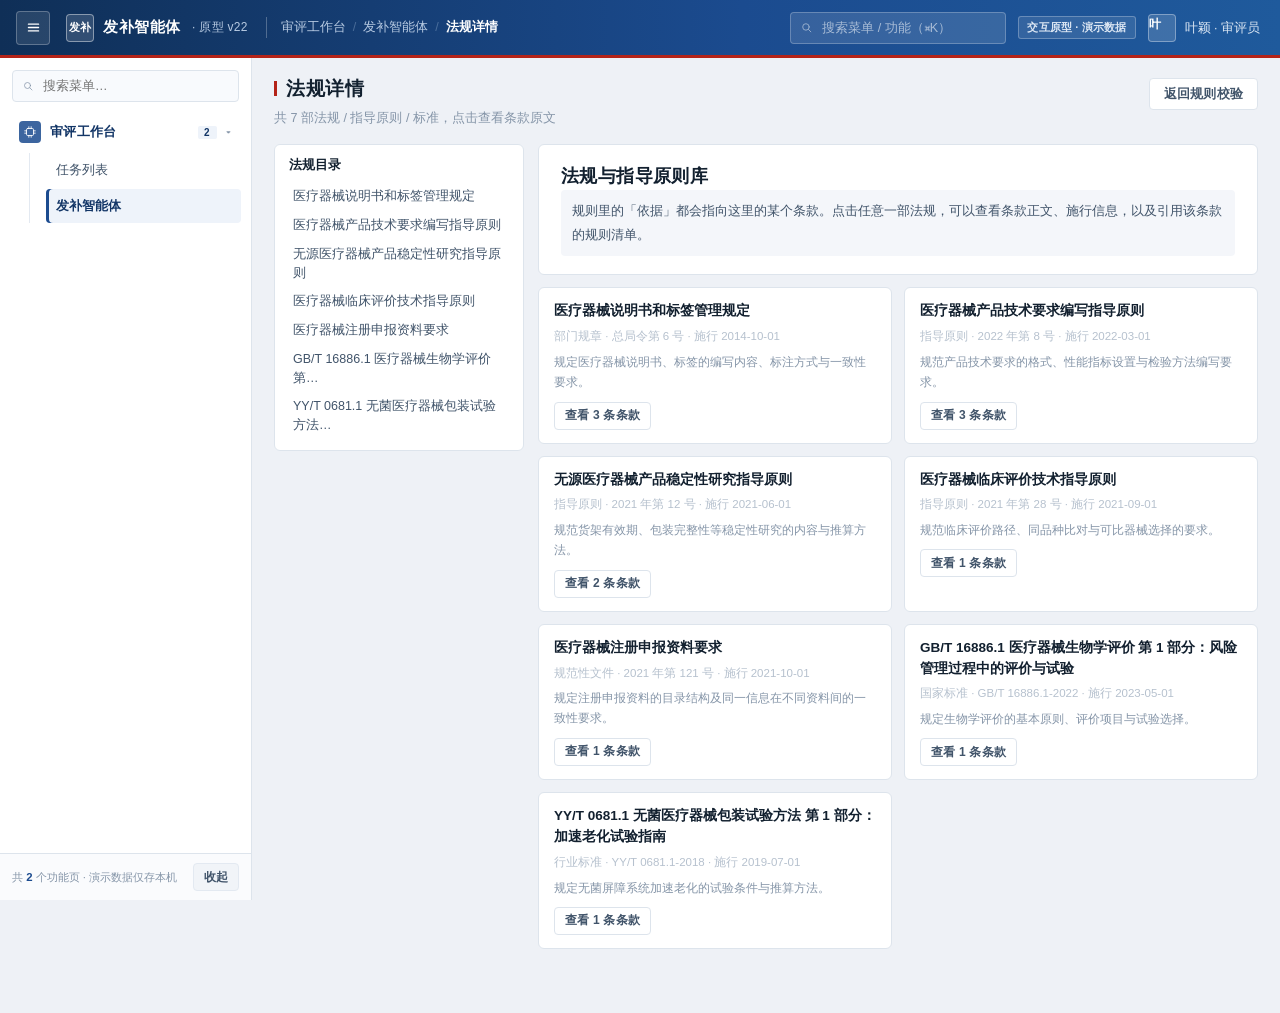
<file: 06-法规详情.html>
<!DOCTYPE html>
<html lang="zh-CN">
<head>
<meta charset="utf-8">
<meta name="viewport" content="width=device-width,initial-scale=1">
<title>法规详情 · 发补智能体原型 v22</title>
<link rel="stylesheet" href="./assets/style.css">
</head>
<body>
<div class="shell">
  <header class="topbar" id="topbar"></header>
  <aside class="side" id="side"></aside>

  <main class="content">
    <div class="page-head">
      <div>
        <div class="page-title"><span class="dot"></span>法规详情</div>
        <div class="page-sub" id="pageSub">规则「依据」对应的法规条款原文，以及引用该条款的规则</div>
      </div>
      <div class="right">
        <a class="btn" id="backLink" href="./05-规则校验.html">返回规则校验</a>
      </div>
    </div>

    <div class="lawwrap" id="lawWrap">
      <div class="lawtoc" id="toc"></div>
      <div id="lawBox"></div>
    </div>
  </main>
</div>

<div id="toastBox"></div>

<script src="./assets/app.js"></script>
<script src="./assets/data.js"></script>
<script>
(function () {
  'use strict';
  var $ = APP.$, $$ = APP.$$, esc = APP.esc, ic = APP.ic;

  var qs = new URLSearchParams(location.search);
  var lawId = qs.get('law');
  var artNo = qs.get('art');
  var from = qs.get('from');
  var caseNo = qs.get('case') || 'CQX2600312';

  /* v22：知识底座菜单已下线，法规详情只从「规则校验 → 依据」进入，返回规则校验 */
  APP.renderTop({ crumb: ['审评工作台', '发补智能体', '法规详情'] });
  APP.renderSide('rules');

  var bl = $('#backLink');
  if (bl) {
    bl.href = './05-规则校验.html?case=' + encodeURIComponent(caseNo) +
      (from ? '&rid=' + encodeURIComponent(from) : '');
  }

  var LAW = (DATA.LAWS || []).filter(function (l) { return l.id === lawId; })[0];

  function rulesByArt(law, no) {
    return (DATA.RULES || []).filter(function (r) {
      return (r.citations || []).some(function (c) { return c[0] === law.id && c[1] === no; });
    });
  }

  function renderList() {
    document.title = '法规与指导原则库 · 发补智能体原型 v22';
    $('#pageSub').textContent = '共 ' + DATA.LAWS.length + ' 部法规 / 指导原则 / 标准，点击查看条款原文';
    $('#toc').innerHTML = '<h4>法规目录</h4>' +
      DATA.LAWS.map(function (l) {
        return '<a href="./06-法规详情.html?law=' + l.id + (from ? '&from=' + encodeURIComponent(from) : '') +
          '&case=' + encodeURIComponent(caseNo) + '">' + esc(shortTitle(l.title)) + '</a>';
      }).join('') +
      '<div class="side-tip" style="margin-top:9px">条款正文为演示节选，正式环境应接入法规知识库全文。</div>';

    $('#lawBox').innerHTML =
      '<div class="lawcard"><h1>法规与指导原则库</h1>' +
        '<div class="lawsum">规则里的「依据」都会指向这里的某个条款。点击任意一部法规，可以查看条款正文、施行信息，以及引用该条款的规则清单。</div></div>' +
      '<div class="lawlist">' + DATA.LAWS.map(function (l) {
        return '<div class="lawitem"><h4>' + esc(l.title) + '</h4>' +
          '<div class="m">' + esc(l.type) + ' · ' + esc(l.code) + ' · 施行 ' + esc(l.effective) + '</div>' +
          '<div class="s">' + esc(l.summary) + '</div>' +
          '<div style="margin-top:9px"><a class="btn sm" href="./06-法规详情.html?law=' + l.id +
            '&case=' + encodeURIComponent(caseNo) + '">查看 ' + l.articles.length + ' 条条款</a></div></div>';
      }).join('') + '</div>';
  }
  function shortTitle(t) { return t.length > 24 ? t.slice(0, 24) + '…' : t; }

  function renderLaw() {
    document.title = LAW.title + ' · 法规详情';
    $('#pageSub').innerHTML = '规则「依据」指向的法规条款原文 · ' + esc(LAW.type);

    $('#toc').innerHTML = '<h4>' + esc(shortTitle(LAW.title)) + '</h4>' +
      LAW.articles.map(function (a, i) {
        return '<a data-jump="' + i + '" class="' + (a.no === artNo ? 'on' : '') + '">' + esc(a.no) + '</a>';
      }).join('') +
      '<div style="border-top:1px solid var(--bd2);margin:8px 0 6px"></div>' +
      '<a href="./06-法规详情.html?case=' + encodeURIComponent(caseNo) + '">← 返回法规目录</a>' +
      '<div class="side-tip" style="margin-top:9px">条款正文为演示节选，正式环境应接入法规知识库全文。</div>';

    var articles = LAW.articles.map(function (a, i) {
      var rs = rulesByArt(LAW, a.no);
      var on = a.no === artNo;
      return '<div class="art' + (on ? ' on' : '') + '" id="art-' + i + '">' +
        '<div class="art-h"><span class="art-no">' + esc(a.no) + '</span>' +
          (on ? '<span class="tag t-blue">当前依据</span>' : '') + '</div>' +
        '<div class="art-b">' + esc(a.text) + '</div>' +
        '<div class="lawrules"><div class="t">引用本条款的规则（' + rs.length + '）</div>' +
          (rs.length ? rs.map(function (r) {
            return '<a href="./05-规则校验.html?case=' + encodeURIComponent(caseNo) + '&rid=' + encodeURIComponent(r.id) + '">' +
              ic('cpu', 11) + esc(r.id) + ' ' + esc(r.name) +
              (r.id === from ? '<span class="tag t-green tiny" style="margin-left:3px">当前规则</span>' : '') + '</a>';
          }).join('') : '<span style="font-size:12px;color:var(--t4)">暂无规则引用本条款</span>') +
        '</div></div>';
    }).join('');

    $('#lawBox').innerHTML =
      '<div class="lawcard">' +
        '<h1>' + esc(LAW.title) + '</h1>' +
        '<div class="lawmeta">' +
          '<span class="tag t-blue">' + esc(LAW.type) + '</span>' +
          '<span class="tag t-gray">' + esc(LAW.code) + '</span>' +
          '<span class="tag t-gray">' + esc(LAW.issuer) + '</span>' +
          '<span class="tag t-gray">施行 ' + esc(LAW.effective) + '</span>' +
        '</div>' +
        '<div class="lawsum">' + esc(LAW.summary) + '</div>' +
      '</div>' +
      '<div class="lawcard" style="padding-top:14px">' +
        '<div style="display:flex;align-items:center;gap:8px;margin-bottom:10px">' +
          '<span style="font-size:13.5px;font-weight:600">条款正文</span>' +
          '<span class="tag t-gray">共 ' + LAW.articles.length + ' 条 · 演示节选</span></div>' +
        articles +
      '</div>';

    setTimeout(function () {
      var el = $('.art.on');
      if (el) {
        var top = el.getBoundingClientRect().top + window.scrollY - 80;
        window.scrollTo({ top: top, behavior: 'smooth' });
      }
    }, 60);
  }

  document.addEventListener('click', function (e) {
    var j = e.target.closest('[data-jump]');
    if (!j) return;
    var i = parseInt(j.dataset.jump, 10);
    var el = document.getElementById('art-' + i);
    if (!el) return;
    $$('#toc a[data-jump]').forEach(function (x) { x.classList.toggle('on', +x.dataset.jump === i); });
    $$('.art').forEach(function (x) { x.classList.remove('on'); });
    el.classList.add('on');
    window.scrollTo({ top: el.getBoundingClientRect().top + window.scrollY - 80, behavior: 'smooth' });
  });

  if (LAW) renderLaw(); else renderList();
})();
</script>
</body>
</html>
</file>
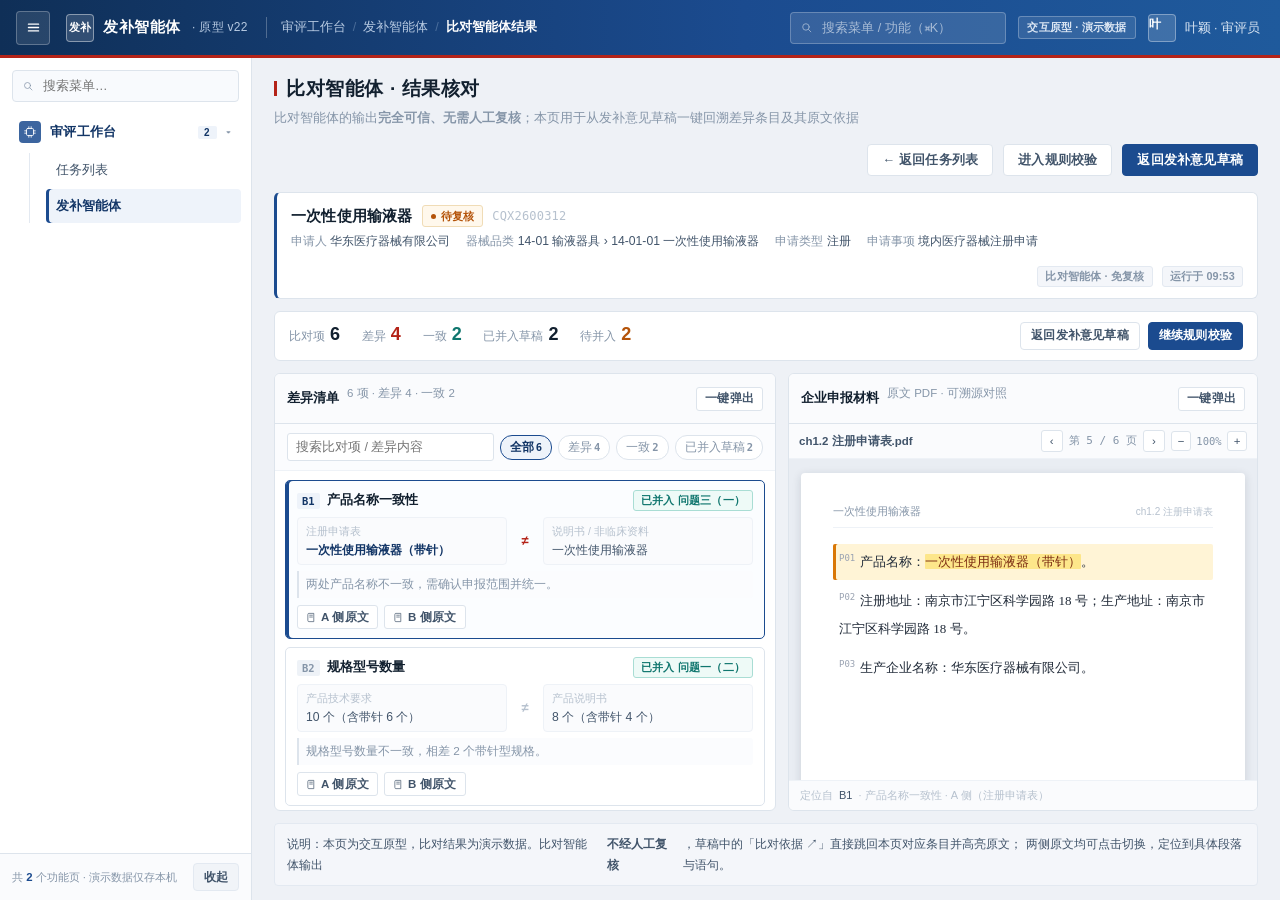
<file: 07-比对智能体.html>
<!DOCTYPE html>
<html lang="zh-CN">
<head>
<meta charset="utf-8">
<meta name="viewport" content="width=device-width,initial-scale=1">
<title>比对智能体 · 结果核对 · 发补智能体原型 v22</title>
<link rel="stylesheet" href="./assets/style.css">
</head>
<body class="fit">
<div class="shell">
  <header class="topbar" id="topbar"></header>
  <aside class="side" id="side"></aside>

  <main class="content">
    <div class="page-head">
      <div>
        <div class="page-title"><span class="dot"></span>比对智能体 · 结果核对</div>
        <div class="page-sub">比对智能体的输出<b>完全可信、无需人工复核</b>；本页用于从发补意见草稿一键回溯差异条目及其原文依据</div>
      </div>
      <div class="right">
        <button class="btn popback" id="popBack" title="把所有已弹出的模块收回原位">收回浮窗</button>
        <a class="btn" href="./01-任务列表.html">← 返回任务列表</a>
        <a class="btn" href="./08-发补智能体.html?case=CQX2600312&amp;tab=rules" id="btnRules">进入规则校验</a>
        <a class="btn primary" href="./08-发补智能体.html?case=CQX2600312&amp;tab=draft" id="btnDraft">返回发补意见草稿</a>
      </div>
    </div>

    <div class="casebar" id="casebar"></div>

    <div class="rulebar" id="cmpbar"></div>

    <div class="cmpwrap" id="cmpwrap">
      <section class="wbc" id="listCard">
        <div class="wbc-hd">
          <h4>差异清单</h4>
          <span class="sub" id="listSub"></span>
          <div class="right"><button class="btn xs" data-pop="diffs" title="在新窗口打开差异清单，便于分屏">一键弹出</button></div>
        </div>
        <div class="rfilter">
          <div class="fsearch"><input id="fKw" placeholder="搜索比对项 / 差异内容" autocomplete="off"></div>
          <span class="rfchip on" data-st="">全部<b id="nAll">0</b></span>
          <span class="rfchip" data-st="diff">差异<b id="nDiff">0</b></span>
          <span class="rfchip" data-st="same">一致<b id="nSame">0</b></span>
          <span class="rfchip" data-st="in">已并入草稿<b id="nIn">0</b></span>
        </div>
        <div class="wbc-bd" id="listBody" style="padding:9px 10px"></div>
      </section>

      <section class="wbc" id="pdfCard">
        <div class="wbc-hd">
          <h4>企业申报材料</h4>
          <span class="sub">原文 PDF · 可溯源对照</span>
          <div class="right"><button class="btn xs" data-pop="pdf" title="在新窗口打开原文 PDF，便于分屏">一键弹出</button></div>
        </div>
        <div class="wbc-bd flush" id="pdfBody" style="padding:0"></div>
      </section>
    </div>

    <div class="infobar i-gray page-note" style="margin:12px 0 0">
      说明：本页为交互原型，比对结果为演示数据。比对智能体输出<b>不经人工复核</b>，草稿中的「比对依据 ↗」直接跳回本页对应条目并高亮原文；
      两侧原文均可点击切换，定位到具体段落与语句。
    </div>
  </main>
</div>

<div id="toastBox"></div>

<script src="./assets/app.js"></script>
<script src="./assets/data.js"></script>
<script>
(function () {
  'use strict';
  var $ = APP.$, $$ = APP.$$, esc = APP.esc, ic = APP.ic;

  function qs(k) {
    var m = new RegExp('[?&]' + k + '=([^&]*)').exec(location.search);
    return m ? decodeURIComponent(m[1]) : '';
  }

  var CASE = DATA.CASES.filter(function (c) { return c.acceptNo === qs('case'); })[0] ||
    DATA.CASES.filter(function (c) { return c.acceptNo === 'CQX2600312'; })[0] || DATA.CASES[0];

  var EMBED = qs('embed');
  var ST = {
    items: JSON.parse(JSON.stringify(DATA.AI_COMPARE)),
    active: '',
    side: 'A',
    kw: '',
    st: '',
    pdf: null,
    page: 0,
    zoom: 1
  };

  APP.renderTop({ crumb: ['审评工作台', '发补智能体', '比对智能体结果'] });
  APP.renderSide('rules');
  $('#btnRules').href = './05-规则校验.html?case=' + encodeURIComponent(CASE.acceptNo);
  $('#btnDraft').href = './02-发补意见草稿.html?case=' + encodeURIComponent(CASE.acceptNo);

  /* ---------------- 案卷条 / 统计 ---------------- */
  $('#casebar').innerHTML =
    '<div class="cb-main">' +
      '<div class="cb-name">' + esc(CASE.product) +
        '<span class="badge ' + ((DATA.STATUS[CASE.status] || {}).tone || 'b-gray') + '"><span class="bd"></span>' + esc(CASE.status) + '</span>' +
        '<span class="pid">' + esc(CASE.acceptNo) + '</span></div>' +
      '<div class="cb-meta">' +
        '<span>申请人 <b>' + esc(CASE.ent) + '</b></span>' +
        '<span>器械品类 <b>' + esc((CASE.devCat || []).slice(1, 3).join(' › ') || CASE.cat) + '</b></span>' +
        '<span>申请类型 <b>' + esc(CASE.applyType || '-') + '</b></span>' +
        '<span>申请事项 <b>' + esc(CASE.applyItem || '-') + '</b></span>' +
      '</div>' +
    '</div>' +
    '<div class="cb-right">' +
      '<span class="tag t-gray">比对智能体 · 免复核</span>' +
      '<span class="tag t-gray">运行于 ' + esc((CASE.flow && CASE.flow.rule && CASE.flow.rule.at) || '—') + '</span>' +
    '</div>';

  function stat() {
    var s = { total: ST.items.length, diff: 0, same: 0, inDraft: 0, wait: 0 };
    ST.items.forEach(function (x) {
      if (x.same) s.same++; else s.diff++;
      if (!x.same && x.status === '已采纳') s.inDraft++;
      if (!x.same && x.status === '待采纳') s.wait++;
    });
    return s;
  }

  function renderStats() {
    var s = stat();
    $('#cmpbar').innerHTML =
      '<div class="rsum">比对项 <b>' + s.total + '</b></div>' +
      '<div class="rsum hot">差异 <b>' + s.diff + '</b></div>' +
      '<div class="rsum ok">一致 <b>' + s.same + '</b></div>' +
      '<div class="rsum">已并入草稿 <b>' + s.inDraft + '</b></div>' +
      '<div class="rsum wait">待并入 <b>' + s.wait + '</b></div>' +
      '<div class="right">' +
        '<button class="btn sm" id="btnBackDraft">返回发补意见草稿</button>' +
        '<a class="btn sm primary" href="./08-发补智能体.html?case=' + encodeURIComponent(CASE.acceptNo) + '&tab=rules">继续规则校验</a>' +
      '</div>';
    var b = $('#btnBackDraft');
    if (b) b.onclick = function () { location.href = './08-发补智能体.html?case=' + encodeURIComponent(CASE.acceptNo) + '&tab=draft'; };
  }

  /* ---------------- 差异清单 ---------------- */
  function filtered() {
    var kw = ST.kw.trim().toLowerCase();
    return ST.items.filter(function (x) {
      if (ST.st === 'diff' && x.same) return false;
      if (ST.st === 'same' && !x.same) return false;
      if (ST.st === 'in' && !(x.status === '已采纳')) return false;
      if (kw) {
        var hay = [x.id, x.item, x.aVal, x.bVal, x.conclusion].join(' ').toLowerCase();
        if (hay.indexOf(kw) < 0) return false;
      }
      return true;
    });
  }

  function statusOf(x) {
    if (x.same) return '<span class="tag t-gray">一致 · 无需处理</span>';
    if (x.status === '已采纳') return '<span class="tag t-green">已并入 ' + esc(x.inDraft || '草稿') + '</span>';
    return '<span class="tag t-amber">待并入</span>';
  }

  function itemHtml(x) {
    var on = x.id === ST.active;
    return '<div class="cmpitem' + (on ? ' on' : '') + '" data-id="' + esc(x.id) + '">' +
      '<div class="ci-h">' +
        '<span class="cid">' + esc(x.id) + '</span>' +
        '<span class="cname">' + esc(x.item) + '</span>' +
        statusOf(x) +
      '</div>' +
      '<div class="ci-vs">' +
        '<div class="cside">' +
          '<span class="cl">' + esc(x.aLabel) + '</span>' +
          '<span class="cv' + (ST.side === 'A' && on ? ' on' : '') + '">' + esc(x.aVal) + '</span>' +
        '</div>' +
        '<span class="cneq">' + (x.same ? '=' : '≠') + '</span>' +
        '<div class="cside">' +
          '<span class="cl">' + esc(x.bLabel) + '</span>' +
          '<span class="cv' + (ST.side === 'B' && on ? ' on' : '') + '">' + esc(x.bVal) + '</span>' +
        '</div>' +
      '</div>' +
      '<div class="ci-c">' + esc(x.conclusion) + '</div>' +
      '<div class="ci-f">' +
        '<button class="btn xs" data-side="A" data-id="' + esc(x.id) + '">' + ic('book', 11) + ' A 侧原文</button>' +
        '<button class="btn xs" data-side="B" data-id="' + esc(x.id) + '">' + ic('book', 11) + ' B 侧原文</button>' +
        '<span class="sp"></span>' +
        (x.same ? '<span class="muted">两侧一致，可对照原文确认</span>' : '') +
      '</div>' +
    '</div>';
  }

  function renderList() {
    var list = filtered();
    var box = $('#listBody');
    $('#listSub').textContent = ST.items.length + ' 项 · 差异 ' + stat().diff + ' · 一致 ' + stat().same;
    $('#nAll').textContent = ST.items.length;
    $('#nDiff').textContent = stat().diff;
    $('#nSame').textContent = stat().same;
    $('#nIn').textContent = stat().inDraft;
    box.innerHTML = list.length ? list.map(itemHtml).join('') :
      '<div class="empty" style="padding:36px 10px"><div class="eic">' + ic('search', 20) + '</div>' +
      '<div class="et">没有符合条件的比对项</div><div class="es">试试清空搜索或切换状态</div></div>';
  }

  /* ---------------- 原文 PDF ---------------- */
  function setPdf(ev, x, side) {
    ST.pdf = { sec: ev.sec, para: ev.para, quote: ev.quote, from: x.id, item: x.item, side: side, label: side === 'A' ? x.aLabel : x.bLabel };
    var idx = -1;
    DATA.READER.forEach(function (s, i) { if (s.sec === ev.sec) idx = i; });
    ST.page = idx >= 0 ? idx : 0;
    renderPdf();
  }

  function renderPdf() {
    var box = $('#pdfBody');
    if (!box) return;
    var secs = DATA.READER || [];
    if (!ST.pdf) {
      box.innerHTML = '<div class="pdfempty">' + ic('doc', 22) +
        '<div style="margin-top:8px">尚未选择比对项</div>' +
        '<div style="font-size:11.5px;margin-top:4px">点击左侧任一条目，这里显示对应一侧的申报材料原文并高亮差异句。</div></div>';
      return;
    }
    var idx = Math.min(Math.max(ST.page, 0), secs.length - 1);
    var sec = secs[idx];
    if (!sec) { box.innerHTML = '<div class="pdfempty">原文未载入</div>'; return; }

    var hit = ST.pdf.sec === sec.sec;
    var paras = sec.paras.map(function (p) {
      var isT = hit && p.n === ST.pdf.para;
      var txt = esc(p.text);
      if (isT && ST.pdf.quote) {
        var q = esc(ST.pdf.quote);
        if (txt.indexOf(q) >= 0) txt = txt.replace(q, '<mark>' + q + '</mark>');
      }
      return '<div class="pdf-para' + (isT ? ' hl' : '') + '"><span class="pn">' + esc(p.n) + '</span>' + txt + '</div>';
    }).join('');

    box.innerHTML = '<div class="pdfwrap">' +
      '<div class="pdftool">' +
        '<span style="max-width:150px;overflow:hidden;text-overflow:ellipsis;white-space:nowrap;font-weight:600;color:var(--t2)" title="' + esc(sec.sec + '.pdf') + '">' + esc(sec.sec) + '.pdf</span>' +
        '<span class="sp"></span>' +
        '<div class="pg"><button data-act="pgPrev"' + (idx <= 0 ? ' disabled' : '') + '>‹</button>' +
          '<span>第 ' + (idx + 1) + ' / ' + secs.length + ' 页</span>' +
          '<button data-act="pgNext"' + (idx >= secs.length - 1 ? ' disabled' : '') + '>›</button></div>' +
        '<div class="zl"><button data-act="zoomOut">−</button><span>' + Math.round(ST.zoom * 100) + '%</span><button data-act="zoomIn">+</button></div>' +
      '</div>' +
      '<div class="pdfstage"><div class="pdfpage" style="transform:scale(' + ST.zoom + ')">' +
        '<div class="pdfpage-hd"><b>' + esc(CASE.product) + '</b><span>' + esc(sec.sec) + '</span></div>' +
        '<div class="pdfpage-bd">' + paras + '</div>' +
        '<div class="pdfpage-ft">第 ' + (idx + 1) + ' 页 / 共 ' + secs.length + ' 页（演示节选）</div>' +
      '</div></div>' +
      '<div class="pdfbar">定位自 <b>' + esc(ST.pdf.from) + '</b> · ' + esc(ST.pdf.item) +
        ' · ' + esc(ST.pdf.side) + ' 侧（' + esc(ST.pdf.label) + '）' +
        (hit ? '' : ' · <a data-act="backHit">回到命中段落</a>') +
      '</div>' +
    '</div>';
  }

  /* ---------------- 选择 / 交互 ---------------- */
  function select(id, side) {
    var x = ST.items.filter(function (i) { return i.id === id; })[0];
    if (!x) return;
    ST.active = id;
    if (side) ST.side = side;
    renderList();
    var ev = ST.side === 'B' ? (x.evB || x.evA) : (x.evA || x.evB);
    if (ev) setPdf(ev, x, ST.side);
  }

  $('#listBody').addEventListener('click', function (e) {
    var sd = e.target.closest('[data-side]');
    if (sd) {
      ST.side = sd.dataset.side;
      select(sd.dataset.id, sd.dataset.side);
      return;
    }
    var it = e.target.closest('.cmpitem');
    if (it) { ST.side = 'A'; select(it.dataset.id); }
  });

  $('#fKw').addEventListener('input', function () { ST.kw = this.value; renderList(); });
  $$('.rfchip').forEach(function (c) {
    c.addEventListener('click', function () {
      ST.st = c.dataset.st;
      $$('.rfchip').forEach(function (o) { o.classList.toggle('on', o === c); });
      renderList();
    });
  });

  $('#pdfBody').addEventListener('click', function (e) {
    var b = e.target.closest('[data-act]');
    if (!b) return;
    var a = b.dataset.act;
    var secs = DATA.READER || [];
    if (a === 'pgPrev') { ST.page = Math.max(0, ST.page - 1); renderPdf(); return; }
    if (a === 'pgNext') { ST.page = Math.min(secs.length - 1, ST.page + 1); renderPdf(); return; }
    if (a === 'zoomIn') { ST.zoom = Math.min(1.4, +(ST.zoom + 0.1).toFixed(2)); renderPdf(); return; }
    if (a === 'zoomOut') { ST.zoom = Math.max(0.7, +(ST.zoom - 0.1).toFixed(2)); renderPdf(); return; }
    if (a === 'backHit') {
      var i = -1;
      secs.forEach(function (s, k) { if (s.sec === ST.pdf.sec) i = k; });
      ST.page = i < 0 ? 0 : i; renderPdf(); return;
    }
  });

  /* ---------------- 一键弹出 / 嵌入 ----------------
     v22：弹出后另一列自动吃满腾出来的空间（不再留一条空槽） */
  var POPPED = [];
  function syncPopLayout() {
    var w = document.getElementById('cmpwrap');
    APP.popFill(w, [
      { key: 'diffs', el: $('#listCard'), flex: true },
      { key: 'pdf', el: $('#pdfCard') }
    ], POPPED);
    document.body.classList.toggle('has-float', POPPED.length > 0);
  }
  document.addEventListener('click', function (e) {
    if (e.target.closest('#popBack')) { APP.closeAllFloats(); return; }
    var b = e.target.closest('[data-pop]');
    if (!b) return;
    var kind = b.dataset.pop;
    var map = { diffs: { el: $('#listCard'), t: '差异清单' }, pdf: { el: $('#pdfCard'), t: '企业申报材料 · 原文 PDF' } };
    var c = map[kind];
    if (!c || !c.el) return;
    if (POPPED.indexOf(kind) >= 0) { APP.toast('「' + c.t + '」已在浮窗中，可直接拖动或点分屏', 'info', 2200); return; }
    POPPED.push(kind);
    syncPopLayout();
    APP.openFloat({ el: c.el, title: c.t, sub: CASE.acceptNo + ' · ' + CASE.product,
      width: kind === 'pdf' ? 640 : 820, height: 660,
      onClose: function () {
        POPPED = POPPED.filter(function (k) { return k !== kind; });
        syncPopLayout();
      } });
  });

  function applyEmbed() {
    if (!EMBED) return;
    document.body.classList.add('embed', 'embed-' + EMBED);
  }

  /* ---------------- 启动 ---------------- */
  renderStats();
  renderList();
  renderPdf();

  var d = qs('diff'), sd0 = qs('side') || 'A';
  if (d) {
    setTimeout(function () {
      select(d, sd0);
      var el = $('#listBody .cmpitem.on');
      if (el) el.scrollIntoView({ block: 'center', behavior: 'auto' });
      APP.toast('已定位到比对条目 ' + d + '（' + sd0 + ' 侧原文）', 'ok', 2600);
    }, 220);
  } else if (ST.items.length) {
    select(ST.items[0].id, 'A');
  }
  applyEmbed();

  window.__CMP = { ST: ST, select: select, renderList: renderList, renderPdf: renderPdf, stat: stat };
})();
</script>
</body>
</html>
</file>
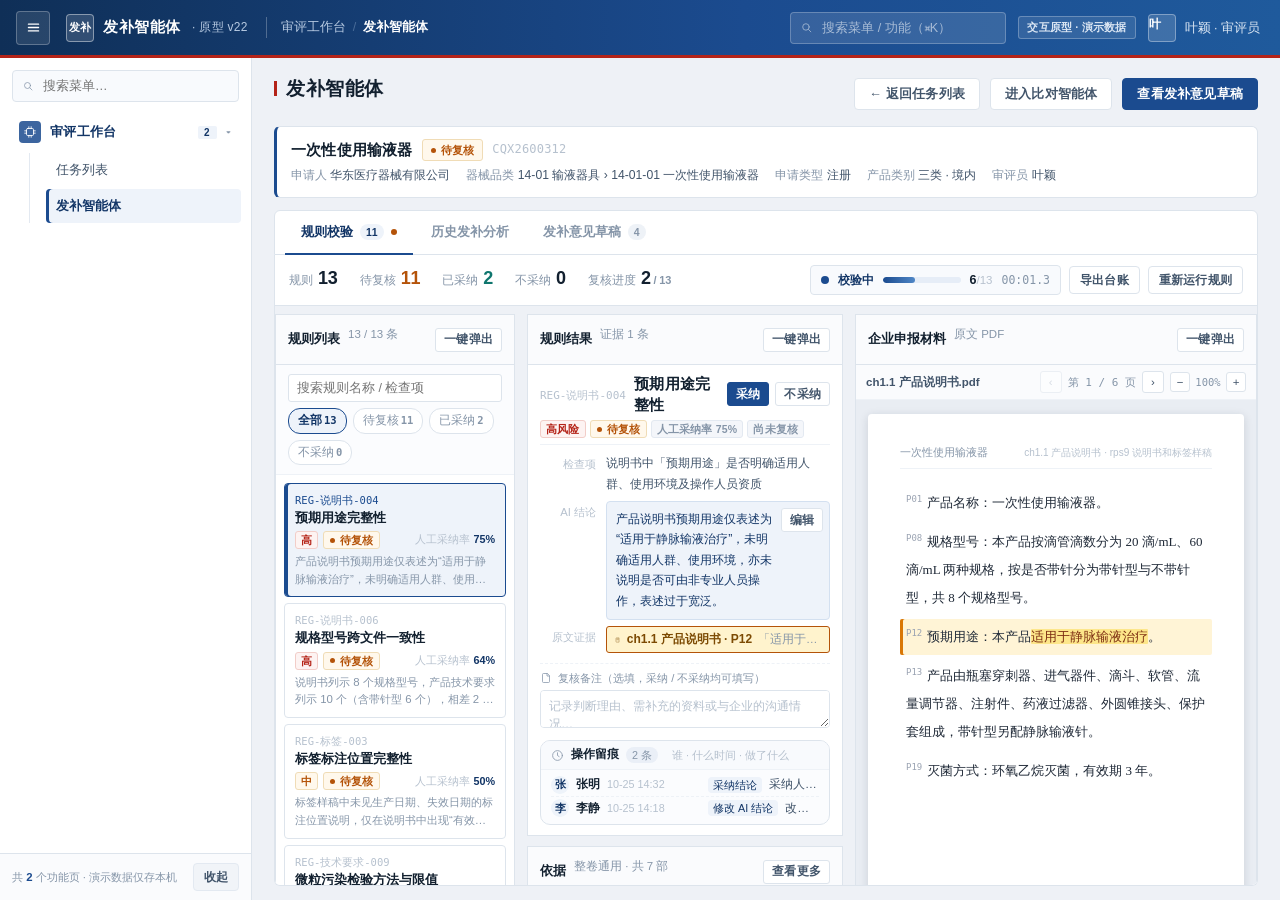
<file: 08-发补智能体.html>
<!DOCTYPE html>
<html lang="zh-CN">
<head>
<meta charset="utf-8">
<meta name="viewport" content="width=device-width,initial-scale=1">
<title>发补智能体 · 规则校验与发补意见草稿 · 原型 v22</title>
<link rel="stylesheet" href="./assets/style.css">
</head>
<body class="fit">
<div class="shell">
  <header class="topbar" id="topbar"></header>
  <aside class="side" id="side"></aside>

  <main class="content">
    <div class="page-head">
      <div>
        <div class="page-title"><span class="dot"></span>发补智能体</div>
      </div>
      <div class="right">
        <a class="btn" href="./01-任务列表.html">← 返回任务列表</a>
        <a class="btn" id="btnCompare">进入比对智能体</a>
        <button class="btn primary" id="btnDraftTab">查看发补意见草稿</button>
      </div>
    </div>

    <div class="casebar" id="casebar"></div>

    <div class="wbtabs" id="wbtabs">
      <div class="wbtab on" data-tab="rules"><span>规则校验</span><span class="n" id="nRules">12</span><span class="dot" id="dRules"></span></div>
      <div class="wbtab" data-tab="hist"><span>历史发补分析</span></div>
      <div class="wbtab" data-tab="draft"><span>发补意见草稿</span><span class="n" id="nDraft">4</span></div>
      <span class="sp"></span>
      <span class="hint">规则复核 → 历史参考 → 草稿成文</span>
    </div>

    <div class="wbpane on" id="pane-rules">
      <iframe id="frameRules" title="规则校验"></iframe>
    </div>

    <div class="wbpane" id="pane-hist">
      <iframe id="frameHist" title="历史发补分析"></iframe>
    </div>

    <div class="wbpane" id="pane-draft">
      <iframe id="frameDraft" title="发补意见草稿"></iframe>
    </div>
  </main>
</div>

<div id="toastBox"></div>

<script src="./assets/app.js"></script>
<script src="./assets/data.js"></script>
<script>
(function () {
  'use strict';
  var $ = APP.$, $$ = APP.$$, esc = APP.esc, ic = APP.ic;
  function qs(k) {
    var m = new RegExp('[?&]' + k + '=([^&]*)').exec(location.search);
    return m ? decodeURIComponent(m[1]) : '';
  }

  /* 案卷上下文：?case= → 上次打开的案卷 → 第一个案卷 */
  var LS_CASE = 'fb_v12_case';
  var wantNo = qs('case');
  if (!wantNo) { try { wantNo = localStorage.getItem(LS_CASE) || ''; } catch (e) {} }
  var CASE = DATA.CASES.filter(function (c) { return c.acceptNo === wantNo; })[0] ||
    DATA.CASES.filter(function (c) { return c.acceptNo === 'CQX2600312'; })[0] || DATA.CASES[0];
  try { localStorage.setItem(LS_CASE, CASE.acceptNo); } catch (e) {}

  APP.renderTop({ crumb: ['审评工作台', '发补智能体'] });
  APP.renderSide('fb');
  document.body.classList.add('fit');

  var ST = {
    tab: 'rules',
    queues: { rules: [], draft: [], hist: [] },
    ready: { rules: false, draft: false, hist: false },
    draftCount: 0,
    pendingAdopt: null
  };

  /* 从 URL 带下来的深链参数：rid 定位规则；adopt 直接采纳历史发补结论 */
  var RID = qs('rid');
  var ADOPT = qs('adopt');
  var SCOPE = qs('scopeLabel');

  var st = DATA.STATUS[CASE.status] || DATA.STATUS['待复核'];
  $('#casebar').innerHTML =
    '<div class="cb-main">' +
      '<div class="cb-name">' + esc(CASE.product) +
        '<span class="badge ' + (st.tone || 'b-gray') + '"><span class="bd"></span>' + esc(CASE.status) + '</span>' +
        '<span class="pid">' + esc(CASE.acceptNo) + '</span></div>' +
      '<div class="cb-meta">' +
        '<span>申请人 <b>' + esc(CASE.ent) + '</b></span>' +
        '<span>器械品类 <b>' + esc((CASE.devCat || []).slice(1, 3).join(' › ') || CASE.cat) + '</b></span>' +
        '<span>申请类型 <b>' + esc(CASE.applyType || '—') + '</b></span>' +
        '<span>产品类别 <b>' + esc(CASE.productClass || '—') + ' · ' + esc(CASE.region || '—') + '</b></span>' +
        '<span>审评员 <b>' + esc(CASE.reviewer || '—') + '</b></span>' +
      '</div>' +
    '</div>';
  $('#btnCompare').href = './07-比对智能体.html?case=' + encodeURIComponent(CASE.acceptNo);

  /* ---------------- Tab 与 iframe ---------------- */
  function ensureFrame(tab) {
    if (tab === 'hist' && !ST.ready.hist) {
      var fh = $('#frameHist');
      fh.src = './03-历史发补-AI总结.html?case=' + encodeURIComponent(CASE.acceptNo) + '&tab=1';
      fh.onload = function () {
        ST.ready.hist = true;
        (ST.queues.hist || []).splice(0).forEach(function (m) { fh.contentWindow.postMessage(m, '*'); });
      };
    }
    if (tab === 'rules' && !ST.ready.rules) {
      var fr = $('#frameRules');
      fr.src = './05-规则校验.html?case=' + encodeURIComponent(CASE.acceptNo) + '&tab=1' +
        (RID ? '&rid=' + encodeURIComponent(RID) : '');
      fr.onload = function () {
        ST.ready.rules = true;
        ST.queues.rules.splice(0).forEach(function (m) { fr.contentWindow.postMessage(m, '*'); });
      };
    }
    if (tab === 'draft' && !ST.ready.draft) {
      var fd = $('#frameDraft');
      var ad = ADOPT || (ST.pendingAdopt && ST.pendingAdopt.adopt) || '';
      var sp = SCOPE || (ST.pendingAdopt && ST.pendingAdopt.scope) || '';
      fd.src = './02-发补意见草稿.html?case=' + encodeURIComponent(CASE.acceptNo) + '&tab=1' +
        (ad ? '&adopt=' + encodeURIComponent(ad) : '') +
        (sp ? '&scopeLabel=' + encodeURIComponent(sp) : '');
      fd.onload = function () {
        ST.ready.draft = true;
        ST.queues.draft.splice(0).forEach(function (m) { fd.contentWindow.postMessage(m, '*'); });
      };
    }
  }
  function setTab(tab) {
    ST.tab = (tab === 'draft' || tab === 'hist') ? tab : 'rules';
    $$('#wbtabs .wbtab').forEach(function (t) { t.classList.toggle('on', t.dataset.tab === ST.tab); });
    $$('.wbpane').forEach(function (p) { p.classList.toggle('on', p.id === 'pane-' + ST.tab); });
    ensureFrame(ST.tab);
    try {
      history.replaceState(null, '', location.pathname + '?case=' + encodeURIComponent(CASE.acceptNo) + '&tab=' + ST.tab);
    } catch (e) {}
  }
  $('#wbtabs').addEventListener('click', function (e) {
    var t = e.target.closest('.wbtab');
    if (t) setTab(t.dataset.tab);
  });
  $('#btnDraftTab').onclick = function () { setTab('draft'); };

  /* ---------------- 与两个 Tab 的消息互通 ---------------- */
  window.addEventListener('message', function (e) {
    var d = e.data || {};
    if (d.__fb === 'float' && d.src) {
      APP.openFloat({ title: d.title || '模块', sub: d.sub || '', src: d.src,
        width: d.width || 860, height: d.height || 660 });
      return;
    }
    if (d.__fb === 'ruleState' && d.stats) {
      if (d.stats.wait != null) $('#nRules').textContent = d.stats.wait;
      return;
    }
    if (d.__fb === 'histAdopt' && d.adopt) {
      ST.pendingAdopt = { adopt: d.adopt, scope: d.scopeLabel || '' };
      if (ST.ready.draft) {
        $('#frameDraft').contentWindow.postMessage(
          { __fb: 'adoptHistory', adopt: d.adopt, scopeLabel: d.scopeLabel || '' }, '*');
      }
      setTab('draft');
      return;
    }
    if (d.__fb === 'adoptRule' && d.payload) {
      if (ST.ready.draft) $('#frameDraft').contentWindow.postMessage({ __fb: 'adoptRule', payload: d.payload }, '*');
      else ST.queues.draft.push({ __fb: 'adoptRule', payload: d.payload });
      var nr = parseInt($('#nRules').textContent, 10) || 0;
      if (nr > 0) $('#nRules').textContent = nr - 1;
      APP.toast('已采纳，正在按 ch 文件名写入发补意见草稿…', 'ok', 2200);
      return;
    }
    if (d.__fb === 'adoptResult') {
      var r = d.result || {};
      if (!r.merged) {
        ST.draftCount++;
        $('#nDraft').textContent = 4 + ST.draftCount;
      }
      APP.toast('已写入草稿：' + (r.no || '新问题') + (r.merged ? '（新增子项）' : '（新增问题）') +
        ' · ' + (d.ch || ''), 'ok', 3200);
      return;
    }
    if (d.__fb === 'synced') {
      APP.toast('发补意见已同步至审评系统，正在返回任务列表…', 'ok', 2000);
      setTimeout(function () {
        location.href = './01-任务列表.html?sync=' + encodeURIComponent(d.caseNo || CASE.acceptNo);
      }, 700);
      return;
    }
    if (d.__fb === 'goto') {
      /* 比对智能体没有 Tab，整页跳到比对页并定位该条差异 */
      if (d.tab === 'compare' && d.diff) {
        location.href = './07-比对智能体.html?case=' + encodeURIComponent(CASE.acceptNo) +
          '&diff=' + encodeURIComponent(d.diff);
        return;
      }
      setTab(d.tab || 'rules');
      if (d.rid) {
        var msg = { __fb: 'selectRule', rid: d.rid };
        if (ST.ready.rules) $('#frameRules').contentWindow.postMessage(msg, '*');
        else ST.queues.rules.push(msg);
      }
      if (d.pt) {
        var msg2 = { __fb: 'focusPoint', pt: d.pt };
        if (ST.ready.hist) $('#frameHist').contentWindow.postMessage(msg2, '*');
        else (ST.queues.hist = ST.queues.hist || []).push(msg2);
      }
    }
  });

  /* ---------------- 启动 ---------------- */
  try {
    var pend = (DATA.RULES || []).filter(function (r) { return r.status === '待复核'; }).length;
    if (pend) $('#nRules').textContent = pend;
  } catch (e) {}
  var bootTab = qs('tab');
  setTab(ADOPT ? 'draft' : (bootTab === 'draft' || bootTab === 'hist' ? bootTab : 'rules'));

  window.__FB = { ST: ST, setTab: setTab, CASE: CASE };
})();
</script>
</body>
</html>
</file>
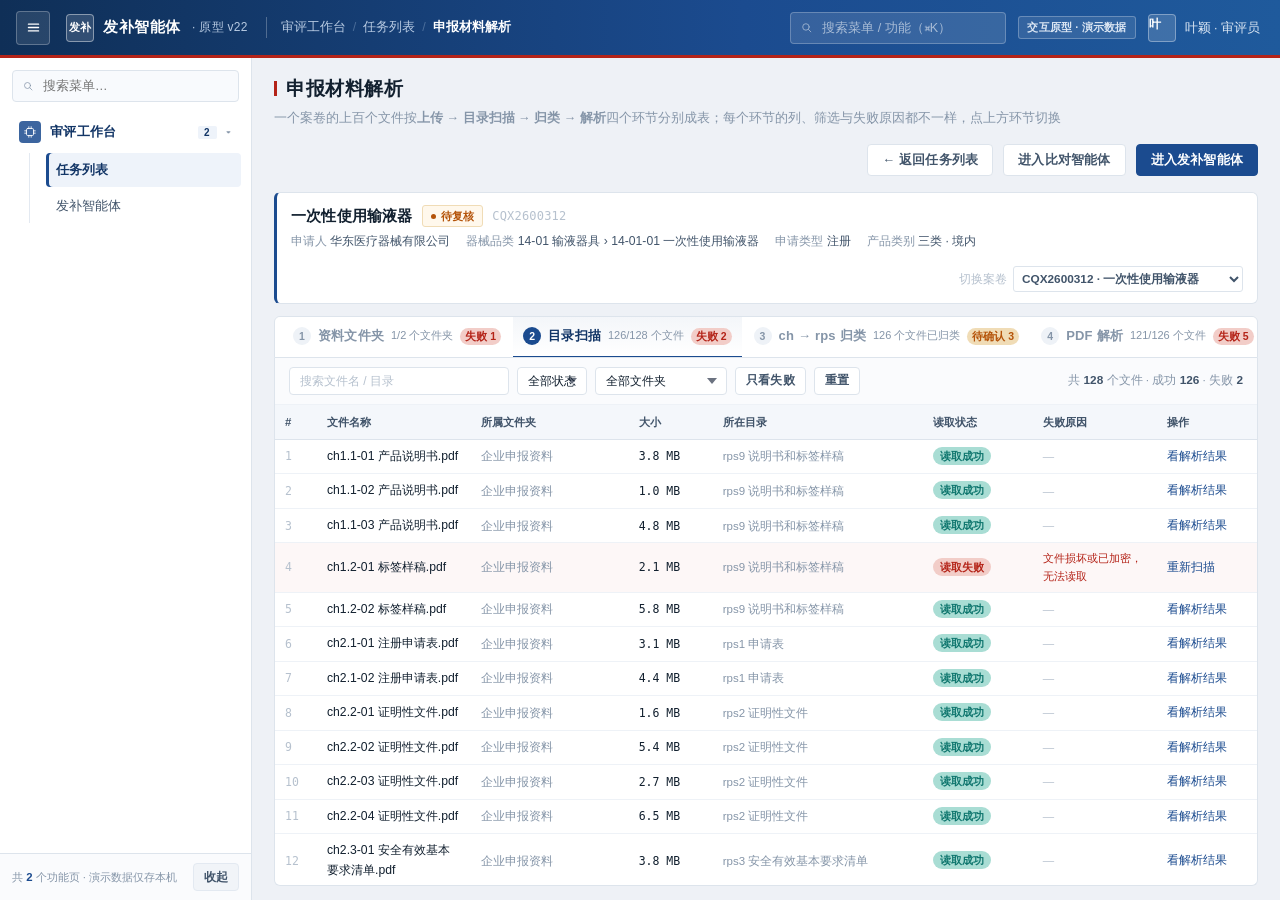
<file: 09-申报材料解析.html>
<!DOCTYPE html>
<html lang="zh-CN">
<head>
<meta charset="utf-8">
<meta name="viewport" content="width=device-width,initial-scale=1">
<title>申报材料解析 · 发补智能体原型 v22</title>
<link rel="stylesheet" href="./assets/style.css">
</head>
<body class="fit">
<div class="shell">
  <header class="topbar" id="topbar"></header>
  <aside class="side" id="side"></aside>

  <main class="content">
    <div class="page-head">
      <div>
        <div class="page-title"><span class="dot"></span>申报材料解析</div>
        <div class="page-sub">一个案卷的上百个文件按<b>上传 → 目录扫描 → 归类 → 解析</b>四个环节分别成表；每个环节的列、筛选与失败原因都不一样，点上方环节切换</div>
      </div>
      <div class="right">
        <a class="btn" href="./01-任务列表.html">← 返回任务列表</a>
        <a class="btn" id="btnCompare">进入比对智能体</a>
        <a class="btn primary" id="btnFb">进入发补智能体</a>
      </div>
    </div>

    <div class="casebar" id="casebar"></div>

    <div class="stabs" id="stabs"></div>

    <div class="spanel">
      <div class="stbar" id="stBar"></div>
      <div class="stbody" id="stBody"></div>
    </div>
  </main>
</div>

<div id="toastBox"></div>

<script src="./assets/app.js"></script>
<script src="./assets/data.js"></script>
<script>
(function () {
  'use strict';
  var $ = APP.$, $$ = APP.$$, esc = APP.esc, ic = APP.ic;

  function qs(k) {
    var m = new RegExp('[?&]' + k + '=([^&]*)').exec(location.search);
    return m ? decodeURIComponent(m[1]) : '';
  }

  /* ---------------- 案卷上下文 ---------------- */
  var LS_CASE = 'fb_v21_case';
  var wantNo = qs('case');
  if (!wantNo) { try { wantNo = localStorage.getItem(LS_CASE) || ''; } catch (e) {} }
  var CASE = DATA.CASES.filter(function (c) { return c.acceptNo === wantNo; })[0] ||
    DATA.CASES.filter(function (c) { return c.acceptNo === 'CQX2600312'; })[0] || DATA.CASES[0];
  try { localStorage.setItem(LS_CASE, CASE.acceptNo); } catch (e) {}

  APP.renderTop({ crumb: ['审评工作台', '任务列表', '申报材料解析'] });
  APP.renderSide('tasks');
  document.body.classList.add('fit');

  var STAGES = [
    { k: 'upload',   t: '资料文件夹', d: '文件夹 · 上传结果与服务端落地' },
    { k: 'unzip',    t: '目录扫描',   d: '逐个文件 · 是否成功读取' },
    { k: 'classify', t: 'ch → rps 归类', d: 'ch 文件 · 归属目录与待确认项' },
    { k: 'parse',    t: 'PDF 解析',   d: '逐个文件 · 抽取结果与失败原因' }
  ];

  var ST = {
    stage: qs('stage') || '',
    files: [],
    archives: [],
    kw: '', st: '', dir: '', mode: '', err: '', arc: '',
    clsKw: '', clsFilter: 'all', selDir: '', sel: {}
  };

  /* ======================================================================
     ch 原文预览抽屉：支持 ?file=ch1.1 深链（历史发补分析里点 ch 名称直接跳过来）
     ====================================================================== */
  function chKeyOf(ch) {
    var m = /ch\s*([0-9]+(?:\.[0-9]+)*)/i.exec(String(ch || ''));
    return m ? 'ch' + m[1] : String(ch || '').trim();
  }
  var DOC_TEXT = {
    'ch1.1': ['产品说明书', [
      '一次性使用输液器（带针）产品说明书',
      '【产品名称】一次性使用输液器 带针　　　【型号规格】IS-V1-2.5、IS-V1-3.0 等共 8 个规格',
      '【预期用途】适用于静脉输液治疗。',
      '【适用人群】本产品适用于需要静脉输液治疗的患者。',
      '【使用方法】1）检查包装完整性；2）按无菌操作要求连接输液容器与静脉留置针；3）调节输液流速。',
      '【注意事项】本品为一次性使用，用后销毁；禁止重复灭菌使用。'
    ], 0],
    'ch1.3': ['标签样稿', [
      '标签样稿（最小销售单元）',
      '产品名称：一次性使用输液器 带针　　规格型号：IS-V1-2.5',
      '生产企业：华东医疗器械有限公司　　注册证编号：国械注准 2026xxxxxxx',
      '生产日期：见包装　　失效日期：见包装　　批号：见包装',
      '【警示】一次性使用，包装破损禁止使用。'
    ], 0],
    'ch3.2': ['非临床资料', [
      '三、非临床资料',
      '3.1 产品描述：本产品由输液软管、滴斗、流量调节器、药液过滤器、静脉针等组成。',
      '3.2 生物相容性：依据 GB/T 16886 系列标准开展了细胞毒性、致敏、刺激等试验，结果符合要求。',
      '3.3 灭菌验证：采用环氧乙烷灭菌，灭菌确认报告见附件。',
      '3.4 货架有效期：依据加速老化试验结果，货架有效期暂定 2 年。'
    ], 0],
    'ch5.1': ['产品技术要求', [
      '产品技术要求',
      '1 产品型号规格及其划分说明',
      '2 性能指标：2.1 外观；2.2 尺寸；2.3 流速准确性；2.4 泄漏；2.5 连接强度；2.6 微粒污染；2.7 环氧乙烷残留量。',
      '3 检验方法：应符合 GB 8368—2018 的规定。',
      '4 术语：无。'
    ], 0],
    'ch6.1': ['技术要求', [
      '第六章 技术要求',
      '6.1 性能指标',
      '6.1.1 微粒污染：应符合产品技术要求的规定。',
      '6.1.2 环氧乙烷残留量：应不大于 10 μg/g。',
      '6.1.3 针尖锋利度：穿刺力应不大于 0.70 N。'
    ], 1],
    'ch6.3': ['稳定性研究', [
      '第六章 稳定性研究资料',
      '6.3.1 加速老化条件：温度 55 ℃、相对湿度 75%，老化时间 90 天，等效货架有效期 2 年。',
      '6.3.2 老化后性能：外观、泄漏、连接强度、微粒污染等指标均符合产品技术要求。',
      '6.3.3 结论：产品货架有效期可满足 2 年要求。'
    ], 1]
  };
  function docContent(ch) {
    var k = chKeyOf(ch);
    return DOC_TEXT[k] || ['申报资料原文', [
      '（' + (ch || '该章节') + '）',
      '本节为企业在申报资料中提交的对应内容，系统已按 ch 文件名自动归入 RPS 目录。',
      '如需查看完整内容，可在本页「PDF 解析」中逐个文件核对抽取结果。'
    ], 0];
  }
  function openDoc(key, fileId) {
    var f = null;
    if (fileId) f = findFile(fileId);
    if (!f) {
      f = ST.files.filter(function (x) { return x.ch && chKeyOf(x.ch) === chKeyOf(key); })[0] ||
          ST.files.filter(function (x) { return x.name && x.name.indexOf(key) >= 0; })[0];
    }
    var ch = (f && f.ch) || (DOC_TEXT[chKeyOf(key)] ? key : key);
    var dc = docContent(ch);
    var title = dc[0], paras = dc[1], hitIdx = dc[2];
    var name = (f && f.name) || (ch + '.pdf');
    var page = (f && f.page) || 12;

    closeDoc();
    var mask = document.createElement('div');
    mask.className = 'docmask';
    mask.setAttribute('data-doc-close', '1');
    var wrap = document.createElement('aside');
    wrap.className = 'docdrawer';
    wrap.id = 'docDrawer';
    wrap.innerHTML =
      '<div class="docdrawer-hd">' +
        '<div style="flex:1;min-width:0">' +
          '<div class="dh-t">' + esc(title) + '</div>' +
          '<div class="dh-s">' + esc(ch) + ' · ' + esc(CASE.product) + ' · 共 ' + page + ' 页 · ' + esc(name) + '</div>' +
        '</div>' +
        '<button class="x" data-doc-close="1" title="关闭">×</button>' +
      '</div>' +
      '<div class="docdrawer-bd">' +
        '<div class="docpage">' +
          '<div class="docpage-h"><span>第 1 页</span><span>·</span><span>自动归入 RPS 目录：' + esc(ch) + '</span></div>' +
          paras.map(function (t, i) {
            var cls = i === hitIdx ? ' class="hit"' : '';
            return '<p' + cls + '>' + esc(t) + '</p>';
          }).join('') +
        '</div>' +
        '<div class="docpage">' +
          '<div class="docpage-h"><span>第 2 页</span><span>·</span><span>续</span></div>' +
          '<p>（以下为后续内容，本原型仅展示前两页示例）</p>' +
        '</div>' +
      '</div>' +
      '<div class="docdrawer-ft">' +
        '<span>来源：企业申报材料 · ' + esc(name) + '</span><span style="flex:1"></span>' +
        '<button class="btn xs" data-doc-close="1">关闭</button>' +
      '</div>';
    document.body.appendChild(mask);
    document.body.appendChild(wrap);
    document.addEventListener('keydown', escDocKey);
  }
  function escDocKey(e) { if (e.key === 'Escape') closeDoc(); }
  function closeDoc() {
    var d = document.getElementById('docDrawer'); if (d) d.parentNode.removeChild(d);
    var m = document.querySelector('.docmask'); if (m) m.parentNode.removeChild(m);
    document.removeEventListener('keydown', escDocKey);
  }

  /* 抽屉挂在 body 上，关闭要单独监听（#stBody 的点击代理收不到） */
  document.addEventListener('click', function (e) {
    if (e.target.closest && e.target.closest('[data-doc-close]')) closeDoc();
  }, true);

  var SKIP_ERR = '前序「目录扫描」失败，该文件未进入解析';
  var PARSE_ERRS = [
    '扫描件无文本层（OCR 未启用）',
    '文件已加密，无法提取文本',
    'PDF 结构损坏（文件尾缺失）',
    '字体嵌入异常，抽取结果为空',
    '页数超限（>500 页），解析超时'
  ];

  /* ======================================================================
     数据构造：同一个 128 个文件，按案卷的处理进度生成四个环节的明细
     ====================================================================== */
  function buildData(c) {
    var f = c.flow || {};
    var un = f.unzip || {}, pa = f.parse || {}, cl = f.classify || {};
    var base = JSON.parse(JSON.stringify(DATA.DOCS));
    var n = base.length;
    var hardUnzip = un.st === 'fail' && !un.files;
    var unFailN = hardUnzip ? n : (un.failN || 0);
    var parseFailN = pa.st === 'fail' ? (pa.failN || 0) : 0;
    var lowN = (cl.st === 'done' || cl.st === 'fail') ? (cl.low == null ? 3 : cl.low) : 0;

    /* 失败样本按等距散布，贴近真实（一个文件夹里失败文件不会是连续几条） */
    function spread(count, start) {
      var out = [];
      var step = Math.max(1, Math.floor(n / (count + 1)));
      for (var k = 0; k < count; k++) out.push(Math.min(n - 1, start + k * step));
      return out;
    }
    var uni = {};
    spread(unFailN, 3).forEach(function (i) { uni[i] = 1; });
    var pai = {};
    spread(parseFailN, 6).forEach(function (i) {
      if (!uni[i]) pai[i] = 1;
    });

    var files = base.map(function (d, idx) {
      var unFail = !!uni[idx];
      var paFail = !!pai[idx];
      var isLow = false;
      return {
        id: d.id,
        name: d.name,
        ch: d.ch,
        page: d.page,
        size: (0.6 + ((d.page * 7) % 31) * 0.21).toFixed(1) + ' MB',
        arch: idx < 88 ? 'Z1' : 'Z2',
        path: DATA.dirText(d.dir),
        dir: d.dir,
        low: false,
        edited: false,
        note: d.note || '',
        unzip: {
          st: unFail ? 'fail' : 'ok',
          err: unFail ? '文件损坏或已加密，无法读取' : ''
        },
        parse: {
          st: unFail ? 'skip' : (paFail ? 'fail' : 'ok'),
          chars: Math.round(d.page * 780 + (idx * 137) % 900),
          cost: (0.4 + ((d.page * 3) % 17) * 0.12).toFixed(1) + 's',
          err: unFail ? SKIP_ERR : (paFail ? PARSE_ERRS[idx % PARSE_ERRS.length] : '')
        }
      };
    });

    /* 归类待确认：取读取成功的文件里靠前的若干个 */
    var low = 0;
    for (var k = 0; k < files.length && low < lowN; k++) {
      if (files[k].unzip.st === 'ok') { files[k].low = true; low++; }
    }

    /* 上传记录：直接上传文件夹，一条记录对应一次选择 */
    var archives = [];
    var up = f.upload || {};
    var dirName = (up.file && up.file.name) || ('企业申报资料_' + c.acceptNo);
    if (up.st === 'running') {
      archives.push({
        id: 'Z1', name: dirName,
        size: (up.file && up.file.size) || '42.8 MB', files: 0,
        at: '上传中', cost: '—', st: 'run', pct: up.pct || 0, err: ''
      });
    } else if (up.st === 'done') {
      if (hardUnzip || parseFailN || unFailN) {
        archives.push({
          id: 'Z0', name: dirName + '（第 1 次上传）',
          size: '—', files: 0, at: '09:08:41', cost: '—', st: 'fail',
          err: '网络中断（连接被重置），已自动重传'
        });
      }
      archives.push({
        id: 'Z1', name: dirName, size: '42.8 MB',
        files: n, at: '09:12:03', cost: '12.4s', st: 'ok', err: ''
      });
    }
    return { files: hardUnzip ? [] : files, archives: archives, hardUnzip: hardUnzip };
  }

  function loadCase() {
    ST.files = [];
    ST.archives = [];
    var d = buildData(CASE);
    ST.files = d.files;
    ST.archives = d.archives;
  }

  /* ---------------- 统计 ---------------- */
  function stat() {
    var f = (CASE.flow || {});
    var un = f.unzip || {}, pa = f.parse || {}, cl = f.classify || {};
    var up = f.upload || {};
    var upOk = ST.archives.filter(function (a) { return a.st === 'ok'; });
    var upFail = ST.archives.filter(function (a) { return a.st === 'fail'; });
    var upRun = ST.archives.filter(function (a) { return a.st === 'run'; });
    var unOk = ST.files.filter(function (x) { return x.unzip.st === 'ok'; });
    var unFail = ST.files.filter(function (x) { return x.unzip.st === 'fail'; });
    var clLow = ST.files.filter(function (x) { return x.unzip.st === 'ok' && x.low && !x.edited; });
    var clManual = ST.files.filter(function (x) { return x.edited; });
    var paOk = ST.files.filter(function (x) { return x.parse.st === 'ok'; });
    var paFail = ST.files.filter(function (x) { return x.parse.st === 'fail'; });
    return {
      upTotal: ST.archives.length, upOk: upOk.length, upFail: upFail.length, upRun: upRun.length,
      unOk: unOk.length, unFail: unFail.length,
      clLow: clLow.length, clManual: clManual.length,
      paOk: paOk.length, paFail: paFail.length,
      fileTotal: ST.files.length, hardUnzip: !!(un.st === 'fail' && !un.files),
      upSt: up.st, unSt: un.st, clSt: cl.st, paSt: pa.st
    };
  }

  /* ---------------- 顶部：案卷条 ---------------- */
  function renderCasebar() {
    var st = DATA.STATUS[CASE.status] || DATA.STATUS['待复核'];
    var opts = DATA.CASES.map(function (c) {
      return '<option value="' + esc(c.acceptNo) + '"' + (c.acceptNo === CASE.acceptNo ? ' selected' : '') + '>' +
        esc(c.acceptNo) + ' · ' + esc(c.product) + '</option>';
    }).join('');
    $('#casebar').innerHTML =
      '<div class="cb-main">' +
        '<div class="cb-name">' + esc(CASE.product) +
          '<span class="badge ' + (st.tone || 'b-gray') + '"><span class="bd"></span>' + esc(CASE.status) + '</span>' +
          '<span class="pid">' + esc(CASE.acceptNo) + '</span></div>' +
        '<div class="cb-meta">' +
          '<span>申请人 <b>' + esc(CASE.ent) + '</b></span>' +
          '<span>器械品类 <b>' + esc((CASE.devCat || []).slice(1, 3).join(' › ') || CASE.cat) + '</b></span>' +
          '<span>申请类型 <b>' + esc(CASE.applyType || '—') + '</b></span>' +
          '<span>产品类别 <b>' + esc(CASE.productClass || '—') + ' · ' + esc(CASE.region || '—') + '</b></span>' +
        '</div>' +
      '</div>' +
      '<div class="cb-right">' +
        '<span class="cb-case"><span class="lb">切换案卷</span><select id="cbCase">' + opts + '</select></span>' +
      '</div>';
    $('#cbCase').onchange = function () {
      location.href = './09-申报材料解析.html?case=' + encodeURIComponent(this.value) + '&stage=' + ST.stage;
    };
    $('#btnCompare').href = './07-比对智能体.html?case=' + encodeURIComponent(CASE.acceptNo);
    $('#btnFb').href = './08-发补智能体.html?case=' + encodeURIComponent(CASE.acceptNo) + '&tab=rules';
  }

  /* ---------------- 环节 Tab ---------------- */
  function stageVal(k, s) {
    if (k === 'upload') return s.upTotal ? (s.upOk + '/' + s.upTotal + ' 个文件夹') : '未上传';
    if (k === 'unzip') return s.hardUnzip ? '0 个文件' : (s.fileTotal ? (s.unOk + '/' + s.fileTotal + ' 个文件') : '待读取');
    if (k === 'classify') return s.unOk ? (s.unOk + ' 个文件已归类') : '待归类';
    return s.fileTotal ? (s.paOk + '/' + (s.paOk + s.paFail) + ' 个文件') : '待解析';
  }
  function stageBadge(k, s) {
    if (k === 'upload') {
      if (s.upFail) return '<span class="sbad red">失败 ' + s.upFail + '</span>';
      if (s.upRun) return '<span class="sbad blue">上传中 ' + (ST.archives[0] ? ST.archives[0].pct : 0) + '%</span>';
      return s.upTotal ? '<span class="sbad green">全部成功</span>' : '';
    }
    if (k === 'unzip') {
      if (s.hardUnzip) return '<span class="sbad red">读取失败</span>';
      if (s.unFail) return '<span class="sbad red">失败 ' + s.unFail + '</span>';
      return s.fileTotal ? '<span class="sbad green">全部成功</span>' : '';
    }
    if (k === 'classify') {
      if (s.clLow) return '<span class="sbad amber">待确认 ' + s.clLow + '</span>';
      return s.unOk ? '<span class="sbad green">已归类</span>' : '';
    }
    if (s.paFail) return '<span class="sbad red">失败 ' + s.paFail + '</span>';
    return s.paOk ? '<span class="sbad green">全部成功</span>' : '';
  }
  function renderStabs() {
    var s = stat();
    $('#stabs').innerHTML = STAGES.map(function (g, i) {
      return '<button type="button" class="stab' + (g.k === ST.stage ? ' on' : '') + '" data-stage="' + g.k + '">' +
        '<span class="sn">' + (i + 1) + '</span>' +
        '<span class="stx"><b>' + esc(g.t) + '</b><em>' + esc(g.d) + '</em></span>' +
        '<span class="sv">' + esc(stageVal(g.k, s)) + '</span>' +
        stageBadge(g.k, s) +
      '</button>';
    }).join('');
  }

  /* ---------------- 通用小工具 ---------------- */
  function pill(kind, text) {
    var cls = kind === 'ok' ? 'green' : kind === 'fail' ? 'red' : kind === 'run' ? 'blue' : kind === 'skip' ? 'gray' : 'amber';
    return '<span class="tpill ' + cls + '">' + esc(text) + '</span>';
  }
  function emptyState(t, s, action) {
    return '<div class="stempty"><div class="se-ic">' + ic('doc', 20) + '</div>' +
      '<div class="se-t">' + esc(t) + '</div>' +
      '<div class="se-s">' + esc(s) + '</div>' + (action || '') + '</div>';
  }
  function matchKw() {
    var kw = ST.kw.trim().toLowerCase();
    if (!kw) return function () { return true; };
    return function (x) {
      return (x.name + ' ' + (x.ch || '') + ' ' + (x.path || '')).toLowerCase().indexOf(kw) >= 0;
    };
  }
  function searchInput(ph) {
    return '<input class="inp" id="stKw" placeholder="' + esc(ph) + '" value="' + esc(ST.kw) + '">';
  }
  function selHtml(id, opts, cur) {
    return '<select class="sel" id="' + id + '">' + opts.map(function (o) {
      return '<option value="' + esc(o[0]) + '"' + (o[0] === cur ? ' selected' : '') + '>' + esc(o[1]) + '</option>';
    }).join('') + '</select>';
  }

  /* ======================================================================
     ① 申报资料文件夹
     ====================================================================== */
  function renderUpload() {
    var s = stat();
    $('#stBar').innerHTML =
      searchInput('搜索文件夹名称') +
      selHtml('stFilter', [['', '全部状态'], ['ok', '上传成功'], ['fail', '上传失败'], ['run', '上传中']], ST.st) +
      '<button class="btn sm" id="btnFailOnly">只看失败</button>' +
      '<button class="btn sm" id="stReset">重置</button>' +
      '<span class="sp"></span><span class="sum">' + (s.upTotal
        ? ('共 <b>' + s.upTotal + '</b> 个文件夹 · 成功 <b>' + s.upOk + '</b> · 失败 <b>' + s.upFail + '</b>')
        : '尚未上传文件夹') + '</span>';
    bindBar();

    if (!ST.archives.length) {
      $('#stBody').innerHTML = emptyState(
        s.upSt === 'running' ? '文件夹正在上传' : '该案卷尚未上传申报资料文件夹',
        s.upSt === 'running' ? '上传完成后自动扫描目录，可在任务列表查看进度' : '回任务列表点「开始处理」，或新建任务时直接选择文件夹');
      return;
    }
    var kw = ST.kw.trim().toLowerCase();
    var list = ST.archives.filter(function (a) {
      if (ST.st && a.st !== ST.st) return false;
      if (kw && a.name.toLowerCase().indexOf(kw) < 0) return false;
      return true;
    });
    var rows = list.map(function (a, i) {
      var st = a.st === 'ok' ? pill('ok', '上传成功')
        : a.st === 'run' ? pill('run', '上传中 ' + a.pct + '%')
        : pill('fail', '上传失败');
      return '<tr class="' + (a.st === 'fail' ? 'failrow' : '') + '" data-z="' + esc(a.id) + '">' +
        '<td class="mono" style="color:var(--t4)">' + (ST.archives.indexOf(a) + 1) + '</td>' +
        '<td><div class="fn mono" style="font-size:11.8px">' + esc(a.name) + '</div></td>' +
        '<td class="mono">' + esc(a.size) + '</td>' +
        '<td class="mono">' + (a.files ? a.files : '—') + '</td>' +
        '<td class="mono" style="color:var(--t3)">' + esc(a.at) + '</td>' +
        '<td class="mono" style="color:var(--t3)">' + esc(a.cost) + '</td>' +
        '<td>' + st + (a.st === 'run' ? '<div class="pbar" style="margin-top:5px"><i class="run" style="width:' + a.pct + '%"></i></div>' : '') + '</td>' +
        '<td class="whycell">' + (a.err ? esc(a.err) : '<span style="color:var(--t4)">—</span>') + '</td>' +
        '<td>' + (a.st === 'fail'
          ? '<span class="view" data-reup="' + esc(a.id) + '">重新上传</span>'
          : (a.files ? '<span class="view" data-see="' + esc(a.id) + '">查看文件</span>' : '<span style="color:var(--t4)">—</span>')) + '</td>' +
      '</tr>';
    }).join('');

    var okSize = ST.archives.filter(function (a) { return a.st === 'ok'; })
      .reduce(function (s2, a) { return s2 + parseFloat(a.size || 0); }, 0);
    var totalFiles = ST.archives.reduce(function (s2, a) { return s2 + (a.files || 0); }, 0);
    var totalCost = ST.archives.filter(function (a) { return a.st === 'ok'; })
      .reduce(function (s2, a) { return s2 + parseFloat(a.cost || 0); }, 0);
    var retry = ST.archives.filter(function (a) { return a.st === 'fail'; }).length;

    $('#stBody').innerHTML = '<table class="pfile ftable"><thead><tr>' +
      '<th style="width:42px">#</th><th>文件夹名称</th><th style="width:92px">大小</th>' +
      '<th style="width:80px">文件数</th><th style="width:96px">开始时间</th><th style="width:76px">耗时</th>' +
      '<th style="width:132px">上传状态</th><th>失败原因</th><th style="width:96px">操作</th>' +
      '</tr></thead><tbody>' + (rows || '<tr><td colspan="9"><div class="empty" style="padding:30px">没有符合条件的文件夹</div></td></tr>') + '</tbody></table>' +
      '<div class="upsum">' +
        '<div class="u"><div class="uk">上传体积</div><div class="uv">' + okSize.toFixed(1) + '<small> MB</small></div>' +
          '<div class="us">成功落地 ' + ST.archives.filter(function (a) { return a.st === 'ok'; }).length + ' 个文件夹</div></div>' +
        '<div class="u"><div class="uk">文件夹内文件</div><div class="uv">' + totalFiles + '<small> 个</small></div>' +
          '<div class="us">扫描后按 ch 章节归类</div></div>' +
        '<div class="u"><div class="uk">累计上传耗时</div><div class="uv">' + totalCost.toFixed(1) + '<small> s</small></div>' +
          '<div class="us">平均 ' + (okSize && totalCost ? (okSize / totalCost).toFixed(1) : '0') + ' MB/s</div></div>' +
        '<div class="u' + (retry ? ' warn' : '') + '"><div class="uk">失败与重传</div><div class="uv">' + retry + '<small> 次</small></div>' +
          '<div class="us">' + (retry ? '失败后可重新上传，不影响已落地文件' : '本次上传无失败') + '</div></div>' +
      '</div>';
  }

  /* ======================================================================
     ② 目录扫描
     ====================================================================== */
  function renderUnzip() {
    var s = stat();
    $('#stBar').innerHTML =
      searchInput('搜索文件名 / 目录') +
      selHtml('stFilter', [['', '全部状态'], ['ok', '读取成功'], ['fail', '读取失败']], ST.st) +
      selHtml('arcFilter', [['', '全部文件夹'], ['Z1', '本次上传'], ['Z0', '第 1 次上传（失败）']], ST.arc) +
      '<button class="btn sm" id="btnFailOnly">只看失败</button>' +
      '<button class="btn sm" id="stReset">重置</button>' +
      '<span class="sp"></span><span class="sum">' + (s.fileTotal
        ? ('共 <b>' + s.fileTotal + '</b> 个文件 · 成功 <b>' + s.unOk + '</b> · 失败 <b>' + s.unFail + '</b>')
        : '暂无可读取文件') + '</span>';
    bindBar();

    if (!ST.files.length) {
      $('#stBody').innerHTML = emptyState(
        s.hardUnzip ? '文件夹读取失败，未能得到文件清单' : '等待上传完成',
        s.hardUnzip
          ? ((CASE.flow.unzip && CASE.flow.unzip.err) || '文件不可读') + '；建议重新选择文件夹后再扫描'
          : '上传成功后自动扫描目录，本 Tab 会逐个文件展示读取结果');
      return;
    }
    var kw = matchKw();
    var list = ST.files.filter(function (x) {
      if (ST.st && x.unzip.st !== ST.st) return false;
      if (ST.arc && x.arch !== ST.arc) return false;
      return kw(x);
    });
    var rows = list.map(function (x) {
      var i = ST.files.indexOf(x) + 1;
      return '<tr class="' + (x.unzip.st === 'fail' ? 'failrow' : '') + '" data-id="' + esc(x.id) + '">' +
        '<td class="mono" style="color:var(--t4)">' + i + '</td>' +
        '<td><div class="fn">' + esc(x.name) + '</div></td>' +
        '<td class="mono" style="color:var(--t3)">' + esc(x.arch === 'Z0' ? '第 1 次上传（失败）' : '企业申报资料') + '</td>' +
        '<td class="mono">' + esc(x.size) + '</td>' +
        '<td style="font-size:11.5px;color:var(--t3)">' + esc(x.path) + '</td>' +
        '<td>' + (x.unzip.st === 'ok' ? pill('ok', '读取成功') : pill('fail', '读取失败')) + '</td>' +
        '<td class="whycell">' + (x.unzip.err ? esc(x.unzip.err) : '<span style="color:var(--t4)">—</span>') + '</td>' +
        '<td>' + (x.unzip.st === 'fail'
          ? '<span class="view" data-reunzip="' + esc(x.id) + '">重新扫描</span>'
          : '<span class="view" data-see-parse="' + esc(x.id) + '">看解析结果</span>') + '</td>' +
      '</tr>';
    }).join('');
    $('#stBody').innerHTML = '<table class="pfile ftable"><thead><tr>' +
      '<th style="width:42px">#</th><th>文件名称</th><th style="width:158px">所属文件夹</th>' +
      '<th style="width:84px">大小</th><th style="width:210px">所在目录</th>' +
      '<th style="width:110px">读取状态</th><th>失败原因</th><th style="width:100px">操作</th>' +
      '</tr></thead><tbody>' + (rows || '<tr><td colspan="8"><div class="empty" style="padding:30px">没有符合条件的文件</div></td></tr>') + '</tbody></table>';
  }

  /* ======================================================================
     ③ ch 文件 → rps 归类
     ====================================================================== */
  /* ---------------- ③ ch → rps 归类：左固定目录树 + 右企业 ch 文件 ---------------- */
  function clsFiles() {
    return ST.files.filter(function (x) { return x.unzip.st === 'ok'; });
  }
  function clsModeOf(x) { return x.edited ? 'manual' : (x.low ? 'low' : 'auto'); }
  function clsCounts() {
    var n = {}, low = {};
    DATA.RPS_DIRS.forEach(function (d) { n[d.k] = 0; });
    clsFiles().forEach(function (x) {
      n[x.dir] = (n[x.dir] || 0) + 1;
      if (!x.edited && x.low) low[x.dir] = (low[x.dir] || 0) + 1;
    });
    return { n: n, low: low };
  }
  function clsExt(x) {
    var m = /\.([a-z0-9]+)$/i.exec(x.name || '');
    return m ? m[1].toUpperCase() : '—';
  }
  function clsParsePill(x) {
    if (x.unzip.st !== 'ok') return pill('skip', '未解析');
    if (x.parse.st === 'ok') return pill('ok', '已解析');
    if (x.parse.st === 'fail') return pill('fail', '解析失败');
    return pill('skip', '待解析');
  }

  function renderClsTree() {
    var s = stat(), c = clsCounts();
    var kw = (ST.clsKw || '').toLowerCase();
    var h = '';
    h += '<div class="clsnode sp' + (ST.selDir === '' ? ' on' : '') + '" data-dir="">' +
      '<span class="cnm">全部文件</span><span class="ccount">' + clsFiles().length + '</span></div>' +
      '<div class="clsnode sp warnnode' + (ST.selDir === '__low' ? ' on' : '') + '" data-dir="__low">' +
      '<span class="cnm">待确认归类</span><span class="ccount warn">' + s.clLow + '</span></div>' +
      '<div class="clsdiv"><span>rps 目录结构</span><em>12 个</em></div>';
    DATA.RPS_DIRS.forEach(function (d) {
      if (kw && d.t.toLowerCase().indexOf(kw) < 0 && d.k.toLowerCase().indexOf(kw) < 0) return;
      var n = c.n[d.k] || 0, low = c.low[d.k] || 0;
      h += '<div class="clsnode clsd' + (ST.selDir === d.k ? ' on' : '') + (n ? '' : ' zero') + '" data-dir="' + d.k + '">' +
        '<span class="ccode">' + esc(d.k) + '</span>' +
        '<span class="cnm" title="' + esc(d.t) + '">' + esc(d.t) + '</span>' +
        (low ? '<span class="cbadge">' + low + '</span>' : '') +
        '<span class="ccount">' + n + '</span>' +
      '</div>';
    });
    $('#clsTree').innerHTML = h;
  }

  function renderClsFiles() {
    var kw = (ST.clsKw || '').toLowerCase();
    var list = clsFiles().filter(function (x) {
      if (ST.selDir === '__low') { if (x.edited || !x.low) return false; }
      else if (ST.selDir) { if (x.dir !== ST.selDir) return false; }
      if (ST.clsFilter === 'ok' && (x.edited || x.low)) return false;
      if (ST.clsFilter === 'low' && (x.edited || !x.low)) return false;
      if (kw) {
        var hay = (x.name + ' ' + x.ch + ' ' + (DATA.dirText(x.dir) || '')).toLowerCase();
        if (hay.indexOf(kw) < 0) return false;
      }
      return true;
    });
    var title = ST.selDir === '__low' ? '待确认归类'
      : (ST.selDir ? DATA.dirText(ST.selDir) : '全部文件');
    $('#clsTitle').textContent = title;
    $('#clsSub').textContent = list.length + ' 个文件' +
      ((ST.selDir || kw) ? '（已筛选，共 ' + clsFiles().length + ' 个）' : '');
    var rows = list.map(function (x, ri) {
      var m = clsModeOf(x);
      var tag = m === 'manual' ? '<span class="tpill amber">人工调整</span>'
        : m === 'low' ? '<span class="tpill amber">待确认</span>' : '<span class="tpill green">规则自动</span>';
      return '<tr class="' + (m === 'low' ? 'lowrow' : '') + '" data-id="' + esc(x.id) + '" draggable="true">' +
        '<td class="ckcell"><input type="checkbox" data-pick="' + esc(x.id) + '"' + (ST.sel[x.id] ? ' checked' : '') + '></td>' +
        '<td><div class="fn" title="' + esc(x.name) + '">' + esc(x.name) + '</div>' +
          '<div class="sub">' + esc(x.ch || '—') + '</div></td>' +
        '<td class="mono">' + clsExt(x) + '</td>' +
        '<td class="nowrap">' + esc(x.size) + '</td>' +
        '<td class="mono">' + (x.page || '—') + '</td>' +
        '<td>' + clsParsePill(x) + '</td>' +
        '<td><select data-doc="' + esc(x.id) + '" class="' + (x.edited ? 'edited' : '') + '">' +
          DATA.RPS_DIRS.map(function (d) {
            return '<option value="' + d.k + '"' + (d.k === x.dir ? ' selected' : '') + '>' + esc(d.t) + '</option>';
          }).join('') + '</select></td>' +
        '<td>' + tag + '</td>' +
        '<td class="viewcell"><span class="view" data-goto-rule="' + esc(x.ch) + '">关联规则</span>' +
          (x.edited ? '<span class="view reset" data-reset="' + esc(x.id) + '">撤销</span>' : '') + '</td>' +
      '</tr>';
    }).join('');

    $('#clsTable').innerHTML = '<table class="pfile ftable"><thead><tr>' +
      '<th class="ckcell"><input type="checkbox" id="clsSelAll" title="全选当前列表"></th>' +
      '<th>文件名称</th><th style="width:64px">类型</th><th style="width:82px">大小</th>' +
      '<th style="width:58px">页数</th><th style="width:96px">解析状态</th>' +
      '<th style="width:186px">挂接 rps 目录</th><th style="width:92px">归类方式</th>' +
      '<th style="width:112px">操作</th>' +
      '</tr></thead><tbody>' + (rows ||
        '<tr><td colspan="9"><div class="empty" style="padding:30px">该目录下暂无文件</div></td></tr>') +
      '</tbody></table>';
    var sa = $('#clsSelAll');
    if (sa) sa.checked = list.length > 0 && list.every(function (x) { return ST.sel[x.id]; });
    paintBatch();
  }

  function paintBatch() {
    var n = Object.keys(ST.sel).filter(function (k) { return ST.sel[k]; }).length;
    var box = $('#clsBatch');
    if (!box) return;
    box.classList.toggle('on', n > 0);
    $('#clsBatchN').textContent = n;
  }

  function moveFile(id, dir, silent) {
    var x = findFile(id);
    if (!x || !dir || x.dir === dir) return false;
    x.dir = dir; x.edited = true; x.low = false;
    syncFlow();
    if (!silent) APP.toast('已把「' + x.name + '」归到 ' + DATA.dirText(dir), 'ok', 2400);
    return true;
  }

  function renderClassify() {
    var s = stat();
    $('#stBar').style.display = 'none';
    $('#stBody').classList.add('cls-mode');

    if (!s.unOk) {
      $('#stBody').classList.remove('cls-mode');
      $('#stBody').innerHTML = emptyState('暂无可归类的文件',
        '扫描成功后按 ch 文件名自动归入 rps 目录，识别不到的进入「待确认」');
      return;
    }

    var c = clsCounts();
    var nOk = clsFiles().filter(function (x) { return !x.low || x.edited; }).length;
    $('#stBody').innerHTML =
      '<div class="clsgrid">' +
        '<aside class="clstree">' +
          '<div class="clstree-hd"><b>RPS 目录</b><span>固定结构 · 12 个</span></div>' +
          '<div class="clssearch">' + ic('search', 13) +
            '<input id="clsKw" placeholder="搜索目录 / 文件名" value="' + esc(ST.clsKw || '') + '"></div>' +
          '<div class="clsseg" id="clsSeg">' +
            '<button data-cf="all" class="' + (ST.clsFilter === 'all' ? 'on' : '') + '">全部</button>' +
            '<button data-cf="ok" class="' + (ST.clsFilter === 'ok' ? 'on' : '') + '">已归类 <b>' + nOk + '</b></button>' +
            '<button data-cf="low" class="' + (ST.clsFilter === 'low' ? 'on' : '') + '">待确认 <b>' + s.clLow + '</b></button>' +
          '</div>' +
          '<div class="clstree-bd" id="clsTree"></div>' +
          '<div class="clstree-ft">' + ic('info', 12) + ' 把右侧文件拖到目录即可改归属</div>' +
        '</aside>' +
        '<section class="clsfiles">' +
          '<div class="clsfiles-hd">' +
            '<b id="clsTitle">全部文件</b><span class="sub" id="clsSub"></span>' +
            '<span class="sp"></span>' +
            '<span class="clsBatch" id="clsBatch">已选 <b id="clsBatchN">0</b> 个 → ' +
              '<select id="clsBatchDir">' + DATA.RPS_DIRS.map(function (d) {
                return '<option value="' + d.k + '">' + esc(d.t) + '</option>';
              }).join('') + '</select>' +
              '<button class="btn xs primary" id="clsBatchGo">归入</button>' +
            '</span>' +
            '<span class="tag t-gray">按 ch 文件名自动归类</span>' +
          '</div>' +
          '<div class="clsftable" id="clsTable"></div>' +
        '</section>' +
      '</div>';

    renderClsTree();
    renderClsFiles();

    var kwi = $('#clsKw');
    if (kwi) kwi.oninput = function () { ST.clsKw = this.value; renderClsTree(); renderClsFiles(); };

    $('#clsSeg').addEventListener('click', function (e) {
      var b = e.target.closest('[data-cf]');
      if (!b) return;
      ST.clsFilter = b.dataset.cf;
      if (ST.clsFilter !== 'all' && ST.selDir) { ST.selDir = ''; }
      $$('#clsSeg button').forEach(function (x) { x.classList.toggle('on', x.dataset.cf === ST.clsFilter); });
      renderClsTree(); renderClsFiles();
    });

    $('#clsTree').addEventListener('click', function (e) {
      var node = e.target.closest('.clsnode');
      if (!node) return;
      ST.selDir = node.dataset.dir;
      if (ST.selDir === '__low') ST.clsFilter = 'all';
      renderClsTree(); renderClsFiles();
    });

    var go = $('#clsBatchGo');
    if (go) go.onclick = function () {
      var dir = $('#clsBatchDir').value;
      var ids = Object.keys(ST.sel).filter(function (k) { return ST.sel[k]; });
      if (!ids.length) { APP.toast('请先勾选要归入的文件', 'warn', 2000); return; }
      var n = 0;
      ids.forEach(function (id) { if (moveFile(id, dir, true)) n++; });
      ST.sel = {};
      renderStage();
      APP.toast('已把 ' + n + ' 个文件归入 ' + DATA.dirText(dir), 'ok', 2600);
    };
  }

  /* ======================================================================
     ④ PDF 解析
     ====================================================================== */
  function renderParse() {
    var s = stat();
    var errOpts = [['', '全部失败原因']].concat(PARSE_ERRS.map(function (e) { return [e, e]; }));
    $('#stBar').innerHTML =
      searchInput('搜索文件名 / 识别章节') +
      selHtml('stFilter', [['', '全部解析状态'], ['ok', '解析成功'], ['fail', '解析失败'], ['skip', '未解析（读取失败）']], ST.st) +
      selHtml('errFilter', errOpts, ST.err) +
      '<button class="btn sm" id="btnFailOnly">只看失败</button>' +
      '<button class="btn sm" id="stReset">重置</button>' +
      '<span class="sp"></span><span class="sum">' + (s.fileTotal
        ? ('共 <b>' + s.fileTotal + '</b> 个文件 · 成功 <b>' + s.paOk + '</b> · 失败 <b>' + s.paFail + '</b>' + (s.unFail ? ' · 未解析 <b>' + s.unFail + '</b>' : ''))
        : '暂无可解析文件') + '</span>';
    bindBar();

    if (!ST.files.length) {
      $('#stBody').innerHTML = emptyState('等待归类和解析', '前序环节完成后，本 Tab 逐个文件展示 PDF 抽取结果与失败原因');
      return;
    }
    var kw = matchKw();
    var list = ST.files.filter(function (x) {
      var st = x.parse.st;
      if (ST.st && st !== ST.st) return false;
      if (ST.err && x.parse.err !== ST.err) return false;
      return kw(x);
    });
    var rows = list.map(function (x) {
      var i = ST.files.indexOf(x) + 1;
      var st = x.parse.st;
      var stTag = st === 'ok' ? pill('ok', '解析成功')
        : st === 'fail' ? pill('fail', '解析失败') : pill('skip', '未解析');
      var act = st === 'fail' ? '<span class="view" data-reparse="' + esc(x.id) + '">重新解析</span>'
        : st === 'ok' ? '<span class="view" data-openpdf="' + esc(x.id) + '">查看原文</span>'
        : '<span class="view" data-see-unzip="' + esc(x.id) + '">看读取结果</span>';
      return '<tr class="' + (st === 'fail' ? 'failrow' : '') + '" data-id="' + esc(x.id) + '">' +
        '<td class="mono" style="color:var(--t4)">' + i + '</td>' +
        '<td><div class="fn">' + esc(x.name) + '</div></td>' +
        '<td class="mono" style="color:var(--t3)">' + (st === 'skip' ? '—' : x.page) + '</td>' +
        '<td class="mono" style="color:var(--t3)">' + (st === 'ok' ? x.parse.chars.toLocaleString() : '—') + '</td>' +
        '<td class="mono" style="color:var(--t3)">' + (st === 'ok' ? x.parse.cost : '—') + '</td>' +
        '<td>' + stTag + '</td>' +
        '<td class="whycell' + (st === 'skip' ? ' mute' : '') + '">' +
          (x.parse.err ? esc(x.parse.err) : '<span style="color:var(--t4)">—</span>') + '</td>' +
        '<td>' + act + '</td>' +
      '</tr>';
    }).join('');
    $('#stBody').innerHTML = '<table class="pfile ftable"><thead><tr>' +
      '<th style="width:42px">#</th><th>文件名称</th><th style="width:64px">页数</th>' +
      '<th style="width:96px">提取字符</th><th style="width:84px">解析耗时</th>' +
      '<th style="width:110px">解析状态</th><th>失败原因</th><th style="width:100px">操作</th>' +
      '</tr></thead><tbody>' + (rows || '<tr><td colspan="8"><div class="empty" style="padding:30px">没有符合条件的文件</div></td></tr>') + '</tbody></table>';
  }

  /* ---------------- 筛选条事件 ---------------- */
  function bindBar() {
    var kw = $('#stKw');
    if (kw) {
      kw.addEventListener('input', function () {
        ST.kw = this.value;
        renderStage(true);
      });
    }
    var f = $('#stFilter');
    if (f) f.onchange = function () { ST.st = this.value; renderStage(true); };
    var a = $('#arcFilter');
    if (a) a.onchange = function () { ST.arc = this.value; renderStage(true); };
    var m = $('#modeFilter');
    if (m) m.onchange = function () { ST.mode = this.value; renderStage(true); };
    var d = $('#dirFilter');
    if (d) d.onchange = function () { ST.dir = this.value; renderStage(true); };
    var e = $('#errFilter');
    if (e) e.onchange = function () { ST.err = this.value; renderStage(true); };
    var r = $('#stReset');
    if (r) r.onclick = function () {
      ST.kw = ''; ST.st = ''; ST.dir = ''; ST.mode = ''; ST.err = ''; ST.arc = '';
      renderStage();
    };
    var fo = $('#btnFailOnly');
    if (fo) fo.onclick = function () {
      ST.st = ST.st === 'fail' ? '' : 'fail';
      renderStage();
    };
  }

  function renderStage(keepFocus) {
    $('#stBar').style.display = ST.stage === 'classify' ? 'none' : '';
    $('#stBody').classList.toggle('cls-mode', ST.stage === 'classify');
    var map = { upload: renderUpload, unzip: renderUnzip, classify: renderClassify, parse: renderParse };
    (map[ST.stage] || renderUpload)();
    renderStabs();
    if (keepFocus) {
      var el = $('#stKw');
      if (el && document.activeElement !== el) {
        el.focus();
        try { el.setSelectionRange(el.value.length, el.value.length); } catch (err) {}
      }
    }
  }

  /* ---------------- 切换环节 ---------------- */
  function setStage(k) {
    ST.stage = k;
    ST.kw = ''; ST.st = ''; ST.dir = ''; ST.mode = ''; ST.err = ''; ST.arc = '';
    renderStage();
    try { history.replaceState(null, '', location.pathname + '?case=' + encodeURIComponent(CASE.acceptNo) + '&stage=' + k); } catch (e) {}
  }
  $('#stabs').addEventListener('click', function (e) {
    var b = e.target.closest('.stab');
    if (b && b.dataset.stage !== ST.stage) setStage(b.dataset.stage);
  });

  /* ---------------- 表格内操作 ---------------- */
  function findFile(id) {
    return ST.files.filter(function (x) { return x.id === id; })[0];
  }
  function syncFlow() {
    var f = CASE.flow || {};
    var s = stat();
    if (f.classify && (f.classify.st === 'done' || f.classify.st === 'fail')) {
      f.classify.low = s.clLow;
      f.classify.manual = s.clManual;
    }
    if (f.parse && (f.parse.st === 'done' || f.parse.st === 'fail')) {
      f.parse.ok = s.paOk;
      f.parse.failN = s.paFail;
      f.parse.st = s.paFail ? 'fail' : 'done';
      if (!s.paFail) { delete f.parse.err; delete f.parse.errMore; }
    }
    if (f.unzip && f.unzip.st !== 'pending' && f.unzip.st !== 'running') {
      f.unzip.failN = s.unFail;
      f.unzip.files = s.unOk;
      if (f.unzip.st !== 'fail') f.unzip.st = s.unFail ? 'warn' : 'done';
      if (s.unFail) {
        f.unzip.err = s.unFail + ' 个文件读取失败：文件损坏或无读取权限';
      } else { delete f.unzip.err; delete f.unzip.errMore; }
    }
    try { DATA.saveFlow(CASE.acceptNo, CASE.flow); } catch (e) {}
  }

  $('#stBody').addEventListener('change', function (e) {
    if (e.target.id === 'clsSelAll') {
      var on = e.target.checked;
      $$('#clsTable tbody tr[data-id]').forEach(function (tr) {
        ST.sel[tr.dataset.id] = on;
        var cb = tr.querySelector('[data-pick]'); if (cb) cb.checked = on;
      });
      paintBatch();
      return;
    }
    var pk = e.target.closest ? e.target.closest('[data-pick]') : null;
    if (pk) { ST.sel[pk.dataset.pick] = pk.checked; paintBatch(); return; }
    var sel = e.target.closest('select[data-doc]');
    if (!sel) return;
    var x = findFile(sel.dataset.doc);
    if (!x) return;
    x.dir = sel.value;
    x.edited = true;
    x.low = false;
    sel.classList.add('edited');
    syncFlow();
    renderStage();
    APP.toast('已将 ' + x.name + ' 调整到 ' + DATA.dirText(x.dir) + '，归类节点的人工调整数已更新', 'ok', 2600);
  });

  /* 归类页拖拽：文件行 → 左侧 rps 目录（只绑一次） */
  (function bindClsDrag() {
    var sb = $('#stBody');
    sb.addEventListener('dragstart', function (e) {
      var tr = e.target.closest ? e.target.closest('tr[data-id]') : null;
      if (!tr) return;
      if (!tr.closest('.clsftable')) return;
      e.dataTransfer.setData('text/plain', tr.dataset.id);
      e.dataTransfer.effectAllowed = 'move';
      tr.classList.add('dragging');
    });
    sb.addEventListener('dragend', function (e) {
      var tr = e.target.closest ? e.target.closest('tr[data-id]') : null;
      if (tr) tr.classList.remove('dragging');
      $$('.clsnode.over').forEach(function (n) { n.classList.remove('over'); });
    });
    sb.addEventListener('dragover', function (e) {
      var node = e.target.closest ? e.target.closest('.clstree .clsnode.clsd') : null;
      if (!node) return;
      e.preventDefault();
      node.classList.add('over');
    });
    sb.addEventListener('dragleave', function (e) {
      var node = e.target.closest ? e.target.closest('.clstree .clsnode.clsd') : null;
      if (node) node.classList.remove('over');
    });
    sb.addEventListener('drop', function (e) {
      var node = e.target.closest ? e.target.closest('.clstree .clsnode.clsd') : null;
      if (!node) return;
      e.preventDefault();
      node.classList.remove('over');
      if (moveFile(e.dataTransfer.getData('text/plain'), node.dataset.dir)) { renderStage(); }
    });
  })();

  $('#stBody').addEventListener('click', function (e) {
    var t = e.target;

    var reup = t.closest('[data-reup]');
    if (reup) {
      var z = ST.archives.filter(function (a) { return a.id === reup.dataset.reup; })[0];
      if (z) {
        z.st = 'ok'; z.err = ''; z.files = 88; z.cost = '11.8s';
        renderStabs(); renderStage();
        APP.toast('已重新上传：' + z.name.replace('（第 1 次上传）', ''), 'ok', 2600);
      }
      return;
    }
    var see = t.closest('[data-see]');
    if (see) { setStage('unzip'); return; }

    var reun = t.closest('[data-reunzip]');
    if (reun) {
      var u = findFile(reun.dataset.reunzip);
      if (u) {
        u.unzip.st = 'ok'; u.unzip.err = '';
        u.parse.st = 'ok'; u.parse.err = '';
        syncFlow(); renderStabs(); renderStage();
        APP.toast('已重新扫描：' + u.name, 'ok', 2400);
      }
      return;
    }
    var sp = t.closest('[data-see-parse]');
    if (sp) { setStage('parse'); return; }

    var rp = t.closest('[data-reparse]');
    if (rp) {
      var p = findFile(rp.dataset.reparse);
      if (p) {
        p.parse.st = 'ok'; p.parse.err = '';
        syncFlow(); renderStabs(); renderStage();
        APP.toast('已重新解析：' + p.name + '，成功抽取 ' + p.page + ' 页', 'ok', 2600);
      }
      return;
    }
    var op = t.closest('[data-openpdf]');
    if (op) {
      var o = findFile(op.dataset.openpdf);
      if (o) openDoc(o.ch || o.name, o.id);
      else APP.toast('未找到该文件的原文', 'warn', 2000);
      return;
    }
    if (t.closest('[data-doc-close]')) { closeDoc(); return; }
    var su = t.closest('[data-see-unzip]');
    if (su) { setStage('unzip'); return; }

    var gr = t.closest('[data-goto-rule]');
    if (gr) {
      var ch = gr.dataset.gotoRule || '';
      var rid = ch.indexOf('ch1.1') >= 0 ? 'REG-说明书-004' :
        ch.indexOf('ch6.1') >= 0 ? 'REG-技术要求-009' :
        ch.indexOf('ch3.2') >= 0 ? 'REG-临床-006' : '';
      location.href = './08-发补智能体.html?case=' + encodeURIComponent(CASE.acceptNo) +
        '&tab=rules' + (rid ? '&rid=' + encodeURIComponent(rid) : '');
    }
  });

  /* ---------------- 启动 ---------------- */
  loadCase();
  renderCasebar();
  if (!ST.stage) {
    /* 默认落在第一个出问题的环节，方便排查 */
    var s0 = stat();
    ST.stage = s0.hardUnzip || s0.unFail ? 'unzip'
      : s0.paFail ? 'parse'
      : s0.upFail ? 'upload'
      : s0.clLow ? 'classify' : 'parse';
  }
  if (!STAGES.some(function (g) { return g.k === ST.stage; })) ST.stage = 'parse';
  renderStage();

  /* 深链：?file=ch1.1 → 直接打开该 ch 文件的原文 */
  var wantFile = qs('file');
  if (wantFile) {
    ST.stage = 'parse';
    renderStage();
    setTimeout(function () { openDoc(wantFile); }, 80);
  }

  window.__PR = { ST: ST, setStage: setStage, stat: stat, CASE: CASE, openDoc: openDoc, closeDoc: closeDoc };
})();
</script>
</body>
</html>
</file>
<file: assets/style.css>
/* ==========================================================================
   发补智能体 · 可交互原型  style.css
   设计基调：政务/医疗浅色 · 低饱和政务蓝 · 细线框 · 小圆角 · 无阴影
   ========================================================================== */

:root{
  --primary:#1b4b8f; --primary-d:#143a6f; --primary-l:#eef3fa; --primary-m:#dbe6f6;
  --red:#a3231f; --red-l:#fdeeee; --red-m:#f6d9d8;
  --text:#1f2937; --t2:#4b5563; --t3:#6b7280; --t4:#98a2b3;
  --bd:#e3e8ef; --bd2:#eef1f5; --bg:#f4f6fa; --card:#fff;
  --green:#047857; --green-l:#ecfdf5; --green-m:#c9ecdd;
  --amber:#b45309; --amber-l:#fffbeb; --amber-m:#fde9c8;
  --orange:#c2410c; --orange-l:#fff7ed; --orange-m:#fcd9c2;
  --purple:#6d28d9; --purple-l:#f5f3ff; --purple-m:#e2d9fb;
  --blue:#1d4ed8; --blue-l:#eff6ff; --blue-m:#d3e2fb;
  --gray:#6b7280; --gray-l:#f3f4f6; --gray-m:#e3e6ea;
  --r:5px; --r-s:3px;
  --topbar-h:54px; --side-w:234px;
  --mono:"SF Mono",Menlo,Consolas,monospace;
  --rdh:max(520px,calc(100vh - 196px));
}

*{box-sizing:border-box;margin:0;padding:0}
html,body{height:100%}
body{
  font-family:-apple-system,BlinkMacSystemFont,"PingFang SC","Hiragino Sans GB","Microsoft YaHei",sans-serif;
  font-size:14px;line-height:1.62;color:var(--text);background:var(--bg);
  -webkit-font-smoothing:antialiased;
}
a{color:inherit;text-decoration:none}
button{font-family:inherit;font-size:inherit;cursor:pointer;border:none;background:none;color:inherit}
input,select,textarea{font-family:inherit;font-size:inherit;color:inherit}
ul,ol{list-style:none}
svg{display:block}
::-webkit-scrollbar{width:9px;height:9px}
::-webkit-scrollbar-thumb{background:#cbd3de;border-radius:5px}
::-webkit-scrollbar-thumb:hover{background:#aeb9c8}
::-webkit-scrollbar-track{background:transparent}

/* ---------------- 外壳 ---------------- */
.shell{display:grid;grid-template-columns:var(--side-w) minmax(0,1fr);grid-template-rows:var(--topbar-h) minmax(0,1fr);min-height:100vh}
.topbar{grid-column:1/3;grid-row:1;
  background:linear-gradient(180deg,#1e518f,#173f76);
  border-bottom:3px solid var(--red);
  display:flex;align-items:center;gap:14px;padding:0 16px;color:#fff;position:sticky;top:0;z-index:60;
}
.brand{display:flex;align-items:center;gap:9px;font-size:15.5px;font-weight:600;letter-spacing:.4px;white-space:nowrap}
.brand .logo{width:26px;height:26px;border-radius:4px;background:rgba(255,255,255,.16);
  display:flex;align-items:center;justify-content:center;font-size:13px;font-weight:700}
.brand .ver{font-size:11px;font-weight:400;background:rgba(255,255,255,.16);padding:1px 6px;border-radius:9px;letter-spacing:.3px}
.crumb{display:flex;align-items:center;gap:7px;font-size:13px;color:rgba(255,255,255,.82);margin-left:6px}
.crumb .sep{opacity:.5}
.crumb .cur{color:#fff;font-weight:600}
.topbar-right{margin-left:auto;display:flex;align-items:center;gap:10px}
.menu-search{position:relative}
.menu-search input{width:180px;height:30px;border-radius:15px;border:1px solid rgba(255,255,255,.3);
  background:rgba(255,255,255,.12);color:#fff;padding:0 30px 0 30px;font-size:12.5px;outline:none}
.menu-search input::placeholder{color:rgba(255,255,255,.65)}
.menu-search .ic{position:absolute;left:9px;top:7px;opacity:.8}
.menu-search .kbd{position:absolute;right:7px;top:6px;font-size:10.5px;color:rgba(255,255,255,.6);
  border:1px solid rgba(255,255,255,.3);border-radius:3px;padding:0 4px;line-height:15px}
.demo-tag{font-size:11.5px;background:rgba(255,255,255,.15);border:1px solid rgba(255,255,255,.28);
  padding:2px 8px;border-radius:10px;white-space:nowrap}
.userbox{display:flex;align-items:center;gap:7px;font-size:13px;white-space:nowrap}
.userbox .av{width:26px;height:26px;border-radius:50%;background:#3d76b8;display:flex;align-items:center;
  justify-content:center;font-size:12px;font-weight:600}

/* ---------------- 侧栏 ---------------- */
.side{grid-column:1;grid-row:2;background:#fff;border-right:1px solid var(--bd);
  padding:12px 0 18px;overflow-y:auto;position:sticky;top:var(--topbar-h);height:calc(100vh - var(--topbar-h))}
.mgroup{margin-bottom:6px}
.mgroup-h{display:flex;align-items:center;gap:8px;padding:9px 16px 7px;font-size:11.5px;font-weight:600;
  color:var(--t4);letter-spacing:1.2px}
.mgroup-h .ic{color:var(--primary);opacity:.85}
.mkids{margin-left:26px;border-left:1.5px dashed var(--bd);padding-left:9px}
.mkid{display:flex;align-items:center;gap:7px;padding:7px 10px;border-radius:var(--r);
  font-size:13.5px;color:var(--t2);margin:2px 0;position:relative;cursor:pointer}
.mkid:hover{background:var(--primary-l);color:var(--primary)}
.mkid.on{background:var(--primary-m);color:var(--primary-d);font-weight:600}
.mkid.on::before{content:"";position:absolute;left:-13.5px;top:50%;margin-top:-3.5px;width:7px;height:7px;
  border-radius:50%;background:var(--primary)}
.mkid .n{margin-left:auto;font-size:11.5px;color:var(--t4);font-variant-numeric:tabular-nums}
.mkid.on .n{color:var(--primary-d)}
.mkid.dis{color:var(--t4);cursor:not-allowed}
.mkid.dis:hover{background:var(--gray-l);color:var(--t4)}
.side-foot{position:absolute;left:0;right:0;bottom:0;padding:9px 16px;border-top:1px solid var(--bd2);
  font-size:11.5px;color:var(--t4);display:flex;align-items:center;gap:6px;background:#fff}
.side-tip{margin:14px 16px 0;padding:9px 11px;background:var(--primary-l);border:1px solid var(--primary-m);
  border-radius:var(--r);font-size:12px;color:var(--primary-d);line-height:1.6}

/* ---------------- 内容区 ---------------- */
.content{grid-column:2;grid-row:2;padding:14px 20px 26px;min-width:0}
.page-head{display:flex;align-items:flex-end;gap:14px;margin-bottom:12px;flex-wrap:wrap}
.page-title{font-size:20px;font-weight:600;letter-spacing:.3px}
.page-title .dot{display:inline-block;width:4px;height:16px;background:var(--primary);border-radius:2px;
  vertical-align:-2px;margin-right:9px}
.page-sub{font-size:12.5px;color:var(--t3);padding-bottom:3px}
.page-head .right{margin-left:auto;display:flex;gap:8px;align-items:center}

/* ---------------- 面板 ---------------- */
.panel{background:var(--card);border:1px solid var(--bd);border-radius:var(--r);margin-bottom:14px}
.panel-head{display:flex;align-items:center;gap:9px;padding:11px 14px;border-bottom:1px solid var(--bd2)}
.panel-head h3{font-size:14.5px;font-weight:600}
.panel-head .sub{font-size:12px;color:var(--t4)}
.panel-head .right{margin-left:auto;display:flex;gap:8px;align-items:center}
.panel-body{padding:14px}
.panel-body.tight{padding:10px 14px}

/* ---------------- 统计卡 ---------------- */
.stat-row{display:grid;grid-template-columns:repeat(auto-fit,minmax(148px,1fr));gap:10px;margin-bottom:14px}
.stat{background:#fff;border:1px solid var(--bd);border-radius:var(--r);padding:11px 14px;cursor:pointer;
  transition:border-color .12s,background .12s;position:relative}
.stat:hover{border-color:var(--primary-m);background:#fbfcfe}
.stat.on{border-color:var(--primary);background:var(--primary-l)}
.stat.on::after{content:"";position:absolute;left:0;top:0;bottom:0;width:3px;background:var(--primary);border-radius:var(--r) 0 0 var(--r)}
.stat .n{font-size:22px;font-weight:600;font-variant-numeric:tabular-nums;line-height:1.25}
.stat .l{font-size:12.5px;color:var(--t3);display:flex;align-items:center;gap:5px}
.stat.on .l{color:var(--primary-d)}
.stat .dot{width:7px;height:7px;border-radius:50%}
.d-amber{background:var(--amber)} .d-green{background:var(--green)} .d-blue{background:var(--blue)} .d-gray{background:var(--t4)}

/* ---------------- 工具栏 ---------------- */
.toolbar{display:flex;flex-wrap:wrap;gap:9px;align-items:center}
.toolbar .fld{display:flex;align-items:center;gap:6px}
.toolbar .fld>span{font-size:12.5px;color:var(--t3);white-space:nowrap}
.toolbar .sp{flex:1}

/* ---------------- 表单控件 ---------------- */
.inp,.sel,.ta{border:1px solid var(--bd);border-radius:var(--r-s);background:#fff;padding:0 9px;height:32px;
  font-size:13.5px;outline:none;transition:border-color .12s,box-shadow .12s;min-width:0}
.inp:focus,.sel:focus,.ta:focus{border-color:var(--primary);box-shadow:0 0 0 2px var(--primary-l)}
.inp.bad,.sel.bad,.ta.bad{border-color:var(--red);background:var(--red-l)}
.ta{height:auto;padding:7px 9px;resize:vertical;line-height:1.65}
.sel{appearance:none;background-image:url("data:image/svg+xml;charset=utf8,%3Csvg xmlns='http://www.w3.org/2000/svg' width='10' height='6'%3E%3Cpath d='M0 0l5 6 5-6z' fill='%236b7280'/%3E%3C/svg%3E");
  background-repeat:no-repeat;background-position:right 9px center;padding-right:26px}
.inp.w-md{width:170px} .inp.w-sm{width:120px} .inp.w-full{width:100%}
.frow{display:flex;gap:10px;margin-bottom:12px;align-items:flex-start}
.frow>label{width:96px;flex:0 0 96px;font-size:13px;color:var(--t2);padding-top:6px;text-align:right}
.frow>label .req{color:var(--red);margin-left:2px}
.frow .fwrap{flex:1;min-width:0}
.fhint{font-size:12px;color:var(--t4);margin-top:5px;line-height:1.55}

/* ---------------- 按钮 ---------------- */
.btn{display:inline-flex;align-items:center;justify-content:center;gap:6px;height:32px;padding:0 13px;
  border-radius:var(--r-s);border:1px solid var(--bd);background:#fff;color:var(--t2);font-size:13.5px;
  white-space:nowrap;transition:all .12s}
.btn:hover{border-color:var(--primary-m);color:var(--primary);background:var(--primary-l)}
.btn.primary{background:var(--primary);border-color:var(--primary);color:#fff}
.btn.primary:hover{background:var(--primary-d);border-color:var(--primary-d);color:#fff}
.btn.ghost{background:transparent}
.btn.danger{color:var(--red);border-color:var(--red-m)}
.btn.danger:hover{background:var(--red-l);border-color:var(--red);color:var(--red)}
.btn.sm{height:27px;padding:0 10px;font-size:12.5px}
.btn.xs{height:24px;padding:0 8px;font-size:12px;border-radius:3px}
.btn:disabled{opacity:.5;cursor:not-allowed}
.btn.on{background:var(--primary-l);border-color:var(--primary);color:var(--primary-d)}

/* ---------------- 表格 ---------------- */
.tbl-wrap{overflow-x:auto}
table.tbl{width:100%;border-collapse:collapse;font-size:13.5px}
table.tbl th{background:#f7f9fc;text-align:left;font-weight:600;color:var(--t2);font-size:12.5px;
  padding:9px 11px;border-bottom:1px solid var(--bd);white-space:nowrap;letter-spacing:.2px}
table.tbl td{padding:10px 11px;border-bottom:1px solid var(--bd2);vertical-align:middle}
table.tbl tbody tr:hover{background:#fafbfd}
table.tbl tbody tr.hl{background:#fffbeb;box-shadow:inset 3px 0 0 var(--amber)}
table.tbl td.nowrap{white-space:nowrap}
table.tbl td.mono{font-family:var(--mono);font-size:12.5px;color:var(--t2);white-space:nowrap}
table.tbl .t1{font-weight:600;color:var(--text)}
table.tbl .t2{font-size:12px;color:var(--t4);margin-top:1px}
.cell-ops{display:flex;gap:7px;white-space:nowrap}
.cell-ops a{color:var(--primary);font-size:12.5px;cursor:pointer}
.cell-ops a:hover{text-decoration:underline}
.cell-ops a.mute{color:var(--t4)}
.cell-ops a.mute:hover{color:var(--t2)}

/* ---------------- 徽标 / 标签 ---------------- */
.badge{display:inline-flex;align-items:center;gap:4px;font-size:12px;padding:1px 8px;border-radius:10px;
  border:1px solid transparent;white-space:nowrap;line-height:18px}
.b-gray{background:var(--gray-l);color:var(--gray);border-color:var(--gray-m)}
.b-blue{background:var(--blue-l);color:var(--blue);border-color:var(--blue-m)}
.b-amber{background:var(--amber-l);color:var(--amber);border-color:var(--amber-m)}
.b-green{background:var(--green-l);color:var(--green);border-color:var(--green-m)}
.b-red{background:var(--red-l);color:var(--red);border-color:var(--red-m)}
.b-orange{background:var(--orange-l);color:var(--orange);border-color:var(--orange-m)}
.b-purple{background:var(--purple-l);color:var(--purple);border-color:var(--purple-m)}
.badge .bd{width:6px;height:6px;border-radius:50%;background:currentColor}
.tag{display:inline-flex;align-items:center;gap:4px;font-size:12px;padding:1px 8px;border-radius:3px;
  background:var(--gray-l);color:var(--t2);border:1px solid var(--bd)}
.tag.t-blue{background:var(--blue-l);color:var(--blue);border-color:var(--blue-m)}
.tag.t-purple{background:var(--purple-l);color:var(--purple);border-color:var(--purple-m)}
.tag.t-amber{background:var(--amber-l);color:var(--amber);border-color:var(--amber-m)}
.tag.t-green{background:var(--green-l);color:var(--green);border-color:var(--green-m)}
.tag.t-gray{background:var(--gray-l);color:var(--gray);border-color:var(--gray-m)}

/* ---------------- Tabs ---------------- */
.tabs{display:flex;gap:2px;border-bottom:1px solid var(--bd);align-items:stretch;flex-wrap:wrap}
.tab{padding:8px 11px;font-size:13px;color:var(--t3);border-bottom:2px solid transparent;margin-bottom:-1px;cursor:pointer;
  display:flex;align-items:center;gap:5px;white-space:nowrap}
.tab:hover{color:var(--primary)}
.tab.on{color:var(--primary-d);border-bottom-color:var(--primary);font-weight:600}
.tab .n{font-size:11.5px;background:var(--gray-l);color:var(--t3);border-radius:9px;padding:0 6px;line-height:16px}
.tab.on .n{background:var(--primary-m);color:var(--primary-d)}
.seg{display:inline-flex;border:1px solid var(--bd);border-radius:var(--r-s);overflow:hidden;background:#fff}
.seg button{padding:0 12px;height:30px;font-size:13px;color:var(--t3);border-right:1px solid var(--bd)}
.seg button:last-child{border-right:none}
.seg button.on{background:var(--primary);color:#fff}
.seg.sm button{height:26px;font-size:12.5px;padding:0 10px}

/* ---------------- 页内信息条 ---------------- */
.infobar{display:flex;gap:9px;align-items:flex-start;padding:9px 12px;border-radius:var(--r-s);
  font-size:12.5px;line-height:1.65;border:1px solid;margin-bottom:11px}
.infobar .ib-ic{flex:0 0 16px;margin-top:2px}
.infobar.i-blue{background:var(--blue-l);border-color:var(--blue-m);color:#1e40af}
.infobar.i-amber{background:var(--amber-l);border-color:var(--amber-m);color:#92400e}
.infobar.i-green{background:var(--green-l);border-color:var(--green-m);color:#065f46}
.infobar.i-gray{background:var(--gray-l);border-color:var(--gray-m);color:var(--t2)}

/* ---------------- 空态 ---------------- */
.empty{text-align:center;padding:44px 20px;color:var(--t4)}
.empty .eic{width:46px;height:46px;margin:0 auto 10px;border-radius:50%;background:var(--gray-l);
  display:flex;align-items:center;justify-content:center;color:#b7c0cd}
.empty .et{font-size:13.5px;color:var(--t3);margin-bottom:4px}
.empty .es{font-size:12.5px}
.empty .eact{margin-top:12px;display:flex;gap:8px;justify-content:center}

/* ---------------- 分页 ---------------- */
.pager{display:flex;align-items:center;gap:8px;padding:12px 14px;border-top:1px solid var(--bd2);font-size:13px;color:var(--t3)}
.pager .sp{flex:1}
.pager button{min-width:28px;height:28px;border:1px solid var(--bd);border-radius:3px;background:#fff;
  font-size:12.5px;color:var(--t2);padding:0 7px}
.pager button:hover:not(:disabled){border-color:var(--primary-m);color:var(--primary)}
.pager button.on{background:var(--primary);border-color:var(--primary);color:#fff}
.pager button:disabled{opacity:.45;cursor:not-allowed}

/* ---------------- toast ---------------- */
#toastBox{position:fixed;top:66px;left:50%;transform:translateX(-50%);z-index:400;display:flex;
  flex-direction:column;gap:8px;align-items:center;pointer-events:none}
.toast{background:#1f2937;color:#fff;padding:9px 16px;border-radius:var(--r);font-size:13.5px;
  box-shadow:0 6px 20px rgba(16,24,40,.25);display:flex;align-items:center;gap:8px;max-width:640px;
  animation:tin .22s ease}
.toast.ok{background:#065f46} .toast.warn{background:#92400e} .toast.err{background:#7f1d1d}
@keyframes tin{from{opacity:0;transform:translateY(-8px)}to{opacity:1;transform:none}}

/* ---------------- 遮罩 / 弹窗 / 抽屉 ---------------- */
.mask{position:fixed;inset:0;background:rgba(15,23,42,.42);z-index:300;display:flex;align-items:center;
  justify-content:center;padding:30px}
.mask.top{align-items:flex-start;padding-top:70px}
.modal{background:#fff;border-radius:6px;width:640px;max-width:100%;max-height:calc(100vh - 120px);
  display:flex;flex-direction:column;box-shadow:0 18px 50px rgba(16,24,40,.28);animation:min .18s ease}
@keyframes min{from{opacity:0;transform:translateY(-10px) scale(.99)}to{opacity:1;transform:none}}
.modal.w720{width:720px} .modal.w520{width:520px}
.modal-hd{display:flex;align-items:center;gap:9px;padding:14px 18px;border-bottom:1px solid var(--bd2)}
.modal-hd h3{font-size:15.5px;font-weight:600}
.modal-hd .x{margin-left:auto;color:var(--t4);font-size:18px;line-height:1;padding:2px 6px;border-radius:3px}
.modal-hd .x:hover{background:var(--gray-l);color:var(--t2)}
.modal-bd{padding:18px;overflow-y:auto;flex:1;min-height:0}
.modal-bd.flush{padding:0}
.modal-ft{display:flex;gap:9px;align-items:center;padding:13px 18px;border-top:1px solid var(--bd2)}
.modal-ft .sp{flex:1}
.modal-ft .tip{font-size:12.5px;color:var(--t4)}

.drawer-mask{position:fixed;inset:0;background:rgba(15,23,42,.34);z-index:320}
.drawer{position:fixed;top:0;right:0;bottom:0;width:560px;max-width:96vw;background:#fff;z-index:321;
  display:flex;flex-direction:column;box-shadow:-12px 0 40px rgba(16,24,40,.22);animation:din .2s ease}
@keyframes din{from{transform:translateX(24px);opacity:.6}to{transform:none;opacity:1}}
.drawer-hd{display:flex;align-items:center;gap:9px;padding:14px 18px;border-bottom:1px solid var(--bd2)}
.drawer-hd h3{font-size:15px;font-weight:600}
.drawer-hd .x{margin-left:auto;color:var(--t4);font-size:18px;padding:2px 6px;border-radius:3px}
.drawer-hd .x:hover{background:var(--gray-l)}
.drawer-bd{padding:16px 18px;overflow-y:auto;flex:1;min-height:0}
.drawer-ft{padding:12px 18px;border-top:1px solid var(--bd2);display:flex;gap:9px;align-items:center}

/* ---------------- 案卷信息条 ---------------- */
.casebar{background:#fff;border:1px solid var(--bd);border-left:3px solid var(--primary);border-radius:var(--r);
  padding:12px 15px;margin-bottom:12px;display:flex;gap:20px;align-items:center;flex-wrap:wrap}
.casebar .cb-main{min-width:0}
.casebar .cb-name{font-size:16px;font-weight:600;display:flex;align-items:center;gap:9px;flex-wrap:wrap}
.casebar .cb-name .pid{font-family:var(--mono);font-size:12px;color:var(--t4);font-weight:400}
.casebar .cb-meta{display:flex;gap:16px;flex-wrap:wrap;margin-top:4px;font-size:12.5px;color:var(--t3)}
.casebar .cb-meta b{font-weight:500;color:var(--t2)}
.casebar .cb-right{margin-left:auto;display:flex;gap:9px;align-items:center}
.kv{display:flex;gap:6px;font-size:12.5px}
.kv .k{color:var(--t4)}

/* ---------------- 工作台三栏 ---------------- */
.wb{display:grid;grid-template-columns:248px minmax(0,1fr) 424px;gap:12px;height:var(--rdh);min-height:440px}
.wbc{background:#fff;border:1px solid var(--bd);border-radius:var(--r);display:flex;flex-direction:column;
  min-height:0;overflow:hidden}
.wbc-hd{display:flex;align-items:center;gap:8px;padding:10px 13px;border-bottom:1px solid var(--bd2);flex:0 0 auto}
.wbc-hd h4{font-size:13.5px;font-weight:600}
.wbc-hd .sub{font-size:11.5px;color:var(--t4)}
.wbc-hd .right{margin-left:auto;display:flex;gap:7px;align-items:center}
.wbc-bd{flex:1;min-height:0;overflow-y:auto;padding:11px 12px}
.wbc-bd.flush{padding:0}

/* 左：问题大纲 */
.outline-item{border:1px solid var(--bd);border-radius:var(--r-s);padding:8px 10px;margin-bottom:7px;cursor:pointer;
  transition:border-color .12s,background .12s;background:#fff}
.outline-item:hover{border-color:var(--primary-m);background:#fbfcfe}
.outline-item.on{border-color:var(--primary);background:var(--primary-l)}
.outline-item .oi-no{font-weight:600;font-size:13.5px;display:flex;align-items:center;gap:6px}
.outline-item .oi-ref{font-size:11.5px;color:var(--t4);margin-top:2px;font-family:var(--mono);
  overflow:hidden;text-overflow:ellipsis;white-space:nowrap}
.outline-item .oi-meta{display:flex;gap:5px;margin-top:6px;flex-wrap:wrap}
.src{font-size:11px;padding:0 6px;border-radius:3px;line-height:16px;display:inline-flex;align-items:center;gap:3px}
.src-rule{background:var(--purple-l);color:var(--purple);border:1px solid var(--purple-m)}
.src-cmp{background:var(--blue-l);color:var(--blue);border:1px solid var(--blue-m)}
.src-hist{background:var(--amber-l);color:var(--amber);border:1px solid var(--amber-m)}
.src-manual{background:var(--gray-l);color:var(--gray);border:1px solid var(--gray-m)}

/* 中：草稿编辑 */
.draft{padding:13px 15px}
.prob{border:1px solid var(--bd);border-radius:var(--r);margin-bottom:14px;background:#fff;overflow:hidden}
.prob.on{border-color:var(--primary);box-shadow:0 0 0 2px var(--primary-l)}
.prob-hd{display:flex;align-items:center;gap:9px;padding:9px 12px;background:#f7f9fc;border-bottom:1px solid var(--bd2)}
.prob-no{font-size:15px;font-weight:600;color:var(--primary-d)}
.prob-hd .right{margin-left:auto;display:flex;gap:7px;align-items:center}
.prob-bd{padding:12px 14px}
.prob-ref{display:flex;align-items:center;gap:8px;margin-bottom:11px;padding-bottom:10px;border-bottom:1px dashed var(--bd)}
.prob-ref .rl{font-size:12.5px;color:var(--t3);flex:0 0 auto}
.prob-ref .inp{flex:1;font-family:var(--mono);font-size:13px}
.sub{margin-bottom:11px}
.sub-hd{display:flex;align-items:center;gap:7px;margin-bottom:5px}
.sub-k{font-size:13.5px;font-weight:600;color:var(--t2)}
.sub-hd .right{margin-left:auto;display:flex;gap:6px;opacity:0;transition:opacity .12s}
.sub:hover .sub-hd .right{opacity:1}
.ed{min-height:56px;border:1px solid transparent;border-radius:var(--r-s);padding:7px 9px;font-size:13.5px;
  line-height:1.75;outline:none;background:#fcfdfe;white-space:pre-wrap}
.ed:hover{border-color:var(--bd)}
.ed:focus{border-color:var(--primary);background:#fff;box-shadow:0 0 0 2px var(--primary-l)}
.ed.dirty{background:#fffdf5;border-color:var(--amber-m)}
.ed:empty::before{content:attr(data-ph);color:#c2cad6}
.mini-note{font-size:11.5px;color:var(--t4);margin-top:3px}

/* 中：原文溯源 */
.reader{padding:0}
.reader-bar{position:sticky;top:0;z-index:5;background:#f7f9fc;border-bottom:1px solid var(--bd2);
  padding:9px 14px;display:flex;align-items:center;gap:9px;font-size:12.5px;color:var(--t2);flex-wrap:wrap}
.reader-bar .loc{font-family:var(--mono);color:var(--primary-d);font-weight:600}
.reader-bar .right{margin-left:auto;display:flex;gap:7px}
.rsec{padding:6px 16px 14px}
.rsec-h{font-size:13px;font-weight:600;color:var(--primary-d);padding:10px 0 7px;border-bottom:1px solid var(--bd2);
  margin-bottom:8px;font-family:var(--mono);letter-spacing:.2px}
.rpara{padding:8px 10px;border-radius:var(--r-s);font-size:13.5px;line-height:1.85;color:var(--t2);margin-bottom:3px;
  border:1px solid transparent;position:relative;padding-left:44px}
.rpara .pn{position:absolute;left:8px;top:8px;font-family:var(--mono);font-size:11px;color:#b3bdcb}
.rpara:hover{background:#fafbfd}
.rpara.hit{background:#fff8e6;border-color:var(--amber-m)}
.rpara.hit .pn{color:var(--amber)}
.rpara.flash{animation:flash 1.2s ease 2}
@keyframes flash{0%,100%{background:#fff8e6}50%{background:#ffe9ad}}
.mark{background:#ffe9ad;box-shadow:0 0 0 1px #f0d089 inset;border-radius:2px;padding:0 1px;font-weight:500;color:#7c4a03}

/* 右：智能辅助 */
.aicard{border:1px solid var(--bd);border-radius:var(--r);margin-bottom:10px;overflow:hidden;background:#fff}
.aicard.done{border-color:var(--green-m);background:#fbfefc}
.aicard.ignored{opacity:.62;background:#fbfbfc}
.aicard-hd{display:flex;align-items:center;gap:7px;padding:8px 11px;background:#f7f9fc;border-bottom:1px solid var(--bd2)}
.aicard.done .aicard-hd{background:var(--green-l);border-bottom-color:var(--green-m)}
.aicard-hd .ti{font-size:13px;font-weight:600;flex:1;min-width:0}
.aicard-bd{padding:10px 12px}
.field{margin-bottom:9px}
.field:last-child{margin-bottom:0}
.field .lb{font-size:11.5px;color:var(--t4);margin-bottom:3px;letter-spacing:.3px}
.field .vl{font-size:13px;color:var(--t2);line-height:1.7}
.field .vl.ai{background:var(--primary-l);border:1px solid var(--primary-m);border-radius:var(--r-s);padding:6px 9px;color:var(--primary-d)}
.field .vl.rule{font-family:var(--mono);font-size:12px;color:var(--t3);background:var(--gray-l);padding:4px 8px;border-radius:3px}
.evref{display:inline-flex;align-items:center;gap:5px;font-size:12px;background:#fff;border:1px solid var(--bd);
  border-radius:3px;padding:2px 8px;color:var(--primary);cursor:pointer;margin:0 6px 5px 0}
.evref:hover{background:var(--primary-l);border-color:var(--primary-m);text-decoration:underline}
.evref .q{color:var(--t4);font-family:var(--mono);font-size:11px}
.aicard-ft{display:flex;gap:8px;align-items:center;padding:8px 12px;border-top:1px solid var(--bd2);background:#fcfdfe}
.aicard-ft .sp{flex:1}
.aicard-ft .st{font-size:11.5px;color:var(--t4)}

/* 历史发补 */
.hfilter{background:#f7f9fc;border:1px solid var(--bd2);border-radius:var(--r);padding:11px 12px;margin-bottom:11px}
.hfilter .hf-row{display:flex;flex-wrap:wrap;gap:9px 14px;align-items:center}
.hfilter .hf-row+.hf-row{margin-top:9px}
.chk{display:inline-flex;align-items:center;gap:6px;font-size:13px;color:var(--t2);cursor:pointer;user-select:none}
.chk input{width:14px;height:14px;accent-color:var(--primary)}
.hist{border:1px solid var(--bd);border-radius:var(--r-s);padding:9px 11px;margin-bottom:8px}
.hist:hover{border-color:var(--primary-m);background:#fbfcfe}
.hist-hd{display:flex;align-items:center;gap:7px;flex-wrap:wrap}
.hist-hd .hm{font-size:12.5px;font-weight:600}
.hist-meta{font-size:11.5px;color:var(--t4);margin-top:3px;display:flex;gap:12px;flex-wrap:wrap}
.hist-sum{font-size:12.5px;color:var(--t2);margin-top:6px;background:var(--gray-l);border-radius:3px;padding:6px 9px;
  line-height:1.65;max-height:76px;overflow:hidden}
.hist-ops{display:flex;gap:9px;margin-top:7px}
.hist-ops a{font-size:12px;color:var(--primary);cursor:pointer}
.hist-ops a:hover{text-decoration:underline}

/* AI 总结结果 */
.sumwrap{border:1px solid var(--primary-m);background:var(--primary-l);border-radius:var(--r);padding:12px;margin-bottom:11px}
.sumwrap .sh{display:flex;align-items:center;gap:8px;font-size:13.5px;font-weight:600;color:var(--primary-d);margin-bottom:10px}
.sumblk{background:#fff;border:1px solid var(--bd);border-radius:var(--r-s);margin-bottom:9px;overflow:hidden}
.sumblk:last-child{margin-bottom:0}
.sumblk-h{display:flex;align-items:center;gap:7px;padding:7px 11px;font-size:12.5px;font-weight:600;
  background:#f7f9fc;border-bottom:1px solid var(--bd2)}
.sumblk-h .cnt{margin-left:auto;font-size:11.5px;color:var(--t4);font-weight:400}
.sumblk-b{padding:9px 11px}
.sumitem{display:flex;gap:9px;padding:7px 0;border-bottom:1px dashed var(--bd2);font-size:13px;align-items:flex-start}
.sumitem:last-child{border-bottom:none;padding-bottom:0}
.sumitem .frac{flex:0 0 52px;font-family:var(--mono);font-size:12px;color:var(--t3);padding-top:2px}
.sumitem .txt{flex:1;line-height:1.7}
.sumitem .txt .hr{display:block;font-size:11.5px;color:var(--t4);margin-top:3px;font-family:var(--mono)}
.freqbar{height:5px;border-radius:3px;background:var(--gray-l);margin-top:5px;overflow:hidden;max-width:220px}
.freqbar i{display:block;height:100%;background:var(--primary);border-radius:3px}
.freqbar.warn i{background:var(--amber)}

/* 底部固定操作条 */
.stickyops{position:sticky;bottom:0;z-index:20;background:#fff;border-top:1px solid var(--bd);
  margin:14px -20px -26px;padding:11px 20px;display:flex;align-items:center;gap:11px;flex-wrap:wrap}
.stickyops .sp{flex:1}
.stickyops .note{font-size:12.5px;color:var(--t3);display:flex;align-items:center;gap:6px}

/* ---------------- 总览页 ---------------- */
.ov-grid{display:grid;grid-template-columns:repeat(auto-fit,minmax(280px,1fr));gap:12px}
.ov-card{background:#fff;border:1px solid var(--bd);border-radius:var(--r);padding:14px 16px}
.ov-card h4{font-size:14px;font-weight:600;margin-bottom:9px;display:flex;align-items:center;gap:7px}
.ov-card ol{list-style:decimal;padding-left:20px;font-size:13.5px;color:var(--t2);line-height:1.9}
.ov-card ul{list-style:disc;padding-left:19px;font-size:13.5px;color:var(--t2);line-height:1.9}
.flow{display:flex;align-items:center;gap:8px;flex-wrap:wrap;font-size:13px;color:var(--t2)}
.flow .fx{background:#fff;border:1px solid var(--bd);border-radius:var(--r-s);padding:6px 12px;white-space:nowrap}
.flow .fx.pri{background:var(--primary-l);border-color:var(--primary-m);color:var(--primary-d);font-weight:600}
.flow .ar{color:var(--t4)}
.swatch{display:flex;gap:8px;flex-wrap:wrap;font-size:12px}
.swatch i{display:inline-block;width:15px;height:15px;border-radius:3px;vertical-align:-3px;margin-right:5px;border:1px solid rgba(0,0,0,.08)}
.chip-inline{font-family:var(--mono);font-size:12px;background:var(--gray-l);border:1px solid var(--bd);
  border-radius:3px;padding:1px 6px;color:var(--t2)}

/* ---------------- 打印 ---------------- */
@media print{
  .side,.topbar,.stickyops,#toastBox{display:none!important}
  .shell{display:block}
  .content{padding:0}
  body{background:#fff}
}

@media (max-width:1240px){
  .wb{grid-template-columns:220px minmax(0,1fr) 350px}
}
@media (max-width:1080px){
  .shell{grid-template-columns:62px minmax(0,1fr)}
  .mkids,.mgroup-h span,.brand span,.side-tip{display:none}
  .wb{grid-template-columns:minmax(0,1fr)}
  .wb>.wbc:nth-child(1),.wb>.wbc:nth-child(3){display:none}
}

/* ==========================================================================
   v2 覆盖块（追加，不改旧规则）
   本次新增：toast 可撤销、＋/－ 方块按钮、联动 focus、AI 总结常驻区、
             独立总结页两栏布局、自查清单
   ========================================================================== */

/* --- toast 必须可点击（#toastBox 是 pointer-events:none） --- */
.toast{pointer-events:auto}
.toast.undoable{padding-right:8px}
.toast .tundo{
  margin-left:4px;padding:0 9px;height:22px;border-radius:3px;
  background:rgba(255,255,255,.18);border:1px solid rgba(255,255,255,.42);
  color:#fff;font-size:12.5px;line-height:20px;white-space:nowrap}
.toast .tundo:hover{background:rgba(255,255,255,.3)}

/* --- 问题模块头部的 ＋ / － 方块按钮 --- */
.btn.sq{width:27px;padding:0;font-size:15px;line-height:1;font-weight:600}
.btn.sq.plus{color:var(--primary);border-color:var(--primary-m);background:var(--primary-l)}
.btn.sq.plus:hover{background:var(--primary);color:#fff;border-color:var(--primary)}
.btn.sq.minus{color:var(--red);border-color:var(--red-m);font-size:17px}
.btn.sq.minus:hover{background:var(--red);color:#fff;border-color:var(--red)}

/* --- 联动高亮 --- */
.aicard.focus{border-color:var(--primary);box-shadow:0 0 0 3px var(--primary-l);animation:fpulse 1.5s ease 2}
@keyframes fpulse{
  0%,100%{box-shadow:0 0 0 3px var(--primary-l)}
  50%{box-shadow:0 0 0 6px var(--primary-m)}
}
.sumitem.focus{background:#fff8e6;border-radius:4px;box-shadow:inset 3px 0 0 var(--amber)}
.hist.focus{border-color:var(--primary);box-shadow:0 0 0 3px var(--primary-l)}
.outline-item .oi-link{font-size:10.5px;color:var(--primary);background:var(--primary-l);
  border:1px solid var(--primary-m);border-radius:3px;padding:0 5px;line-height:15px}
.outline-item.on .oi-link{background:#fff}

/* --- 智能辅助：AI 总结常驻区 --- */
.aibar{display:flex;gap:11px;align-items:center;background:linear-gradient(180deg,#f6f9fe,#ffffff);
  border:1px solid var(--primary-m);border-radius:var(--r);padding:11px 12px;margin-bottom:11px}
.aibar .aic{width:34px;height:34px;flex:0 0 34px;border-radius:50%;background:var(--primary-l);
  color:var(--primary);display:flex;align-items:center;justify-content:center}
.aibar .at{font-size:13.5px;font-weight:600;color:var(--primary-d);line-height:1.4}
.aibar .as{font-size:11.5px;color:var(--t4);line-height:1.5}
.aibar .ar{margin-left:auto;display:flex;flex-direction:column;gap:5px;align-items:flex-end}

/* --- 虚线占位（未生成总结 / 空模块） --- */
.ph{border:1.5px dashed var(--bd);border-radius:var(--r);padding:22px 16px;text-align:center;
  color:var(--t4);background:#fbfcfe}
.ph .phi{width:42px;height:42px;border-radius:50%;background:var(--primary-l);color:var(--primary);
  display:flex;align-items:center;justify-content:center;margin:0 auto 9px}
.ph .pht{font-size:13.5px;color:var(--t2);margin-bottom:4px;font-weight:600}
.ph .phs{font-size:12.5px;line-height:1.7}

/* --- 独立总结页：两栏 --- */
.two-col{display:grid;grid-template-columns:minmax(0,1fr) 512px;gap:14px;align-items:start}
.sticky-col{position:sticky;top:70px}
@media (max-width:1400px){.two-col{grid-template-columns:minmax(0,1fr)}.sticky-col{position:static}}

/* --- 自查清单 --- */
.chklist{border:1px solid var(--bd);border-radius:var(--r);background:#fff;overflow:hidden}
.chklist-h{display:flex;align-items:center;gap:8px;padding:9px 12px;border-bottom:1px solid var(--bd2);
  font-size:13px;font-weight:600;background:#f7f9fc}
.chklist-h .cnt{font-weight:400;font-size:11.5px;color:var(--t4)}
.chklist-h .right{margin-left:auto;display:flex;gap:7px}
.chklist .ci{display:flex;gap:9px;padding:8px 12px;border-bottom:1px dashed var(--bd2);font-size:13px;
  line-height:1.65;align-items:flex-start}
.chklist .ci:last-child{border-bottom:none}
.chklist .ci .idx{flex:0 0 20px;font-family:var(--mono);font-size:11.5px;color:var(--t4);padding-top:2px}
.chklist .ci .ct{flex:1;color:var(--t2)}
.chklist .ci .cx{flex:0 0 auto;color:var(--t4);cursor:pointer;padding:0 4px;border-radius:3px}
.chklist .ci .cx:hover{background:var(--red-l);color:var(--red)}

/* --- 来源案卷 chips --- */
.evchips{display:flex;flex-wrap:wrap;gap:5px;margin-top:5px}
.evchip{font-family:var(--mono);font-size:11px;background:#fff;border:1px solid var(--bd);
  border-radius:3px;padding:0 6px;line-height:17px;color:var(--t2);cursor:pointer}
.evchip:hover{border-color:var(--primary-m);color:var(--primary);background:var(--primary-l)}

/* --- 独立页用的小节标题 --- */
.sect-t{display:flex;align-items:center;gap:8px;font-size:13.5px;font-weight:600;margin-bottom:10px}
.sect-t .n{width:19px;height:19px;border-radius:50%;background:var(--primary);color:#fff;font-size:11.5px;
  display:flex;align-items:center;justify-content:center;flex:0 0 19px}
.sect-t .sub{font-weight:400;font-size:12px;color:var(--t4)}

/* --- 工作台高度改为弹性自适应（v2 修正） ---
   原做法是 --rdh: calc(100vh - 固定值)，但 page-head / casebar 在窄屏会换行，
   固定扣减必然算错（1440×900 实测溢出 41px）。
   改为：content 做 flex 列容器，.wb 用 flex:1 1 0 吃满剩余高度，
   无论头部多高都自动适配，且内部三栏各自滚动、不外溢。 */
.content{display:flex;flex-direction:column;min-height:0}
.wb{height:auto;flex:1 1 0;min-height:440px}

/* --- 案卷信息条收窄：让它在更窄的屏上也能保持单行 --- */
.casebar{gap:14px;padding:11px 14px}
.cb-meta{gap:13px}
.cb-right{gap:8px}

/* 短视口（内高 <760）也尽量不产生整页滚动 */
.wb{min-height:400px}

/* --- 右栏较窄（424px），AI 总结常驻区改为上下堆叠，避免标题被挤成三行 --- */
.aibar{flex-direction:column;align-items:stretch;gap:9px}
.aibar .ar{flex-direction:row;align-items:center;margin-left:0;flex-wrap:wrap;gap:8px}

/* --- 右栏较窄（424px），AI 总结常驻区改为上下堆叠，避免标题被挤成三行 --- */
.aibar{flex-direction:column;align-items:stretch;gap:9px}
.aibar .ar{flex-direction:row;align-items:center;margin-left:0;flex-wrap:wrap;gap:8px}

/* ==========================================================================
   v3 覆盖块：历史发补 AI 总结 —— 三组预设范围 + 分模块结论 + 一键采纳
   ========================================================================== */

/* --- 预设范围选择卡 --- */
.presets{display:grid;grid-template-columns:repeat(auto-fit,minmax(228px,1fr));gap:10px}
.preset{border:1px solid var(--bd);border-radius:var(--r);padding:10px 12px;background:#fff;cursor:pointer;
  position:relative;transition:border-color .12s,background .12s}
.preset:hover{border-color:var(--primary-m);background:#fbfcfe}
.preset.on{border-color:var(--primary);background:var(--primary-l);box-shadow:inset 3px 0 0 var(--primary)}
.preset .pt{font-size:13.5px;font-weight:600;padding-right:22px}
.preset .ps{font-size:11.5px;color:var(--t4);margin-top:2px;overflow:hidden;text-overflow:ellipsis;white-space:nowrap}
.preset .pn{margin-top:8px;display:flex;align-items:baseline;gap:6px}
.preset .pn b{font-size:18px;font-variant-numeric:tabular-nums;color:var(--primary-d);line-height:1}
.preset .pn span{font-size:11.5px;color:var(--t4)}
.preset .mark{position:absolute;right:10px;top:10px;width:15px;height:15px;border:1px solid var(--bd);
  border-radius:3px;background:#fff;font-size:11px;line-height:13px;text-align:center;color:transparent}
.preset.on .mark{background:var(--primary);border-color:var(--primary);color:#fff}
.preset .mark::after{content:'✓'}
.preset.custom .pt{color:var(--t2)}

/* --- 结果卡（按范围分块） --- */
.scopecard{border:1px solid var(--bd);border-radius:var(--r);margin-bottom:12px;overflow:hidden;background:#fff}
.scopecard-h{display:flex;align-items:center;gap:9px;padding:10px 12px;background:#f7f9fc;
  border-bottom:1px solid var(--bd2);flex-wrap:wrap}
.scopecard.collapsed .scopecard-h{border-bottom:none}
.scopecard-h .sn{width:20px;height:20px;border-radius:50%;background:var(--primary);color:#fff;font-size:11.5px;
  display:flex;align-items:center;justify-content:center;flex:0 0 20px;font-weight:600}
.scopecard-h .st{display:flex;flex-direction:column;line-height:1.35;min-width:0}
.scopecard-h .st b{font-size:13.5px}
.scopecard-h .st .ss{font-size:11.5px;color:var(--t4)}
.scopecard-h .right{margin-left:auto}
.scopecard-b{padding:11px 12px}
.scopecard .sumblk{margin-bottom:10px}
.scopecard .sumblk:last-child{margin-bottom:0}
.sumblk-empty{font-size:12.5px;color:var(--t4);padding:3px 0}

/* --- 单条 AI 结论 --- */
.conc{border:1px solid var(--bd);border-radius:var(--r-s);margin-bottom:9px;background:#fff;overflow:hidden}
.conc.more{display:none}
.conc.focus{border-color:var(--primary);box-shadow:0 0 0 3px var(--primary-l)}
.conc.adopted{border-color:var(--green-m);background:#fbfefc;opacity:.72}
.conc-h{display:flex;align-items:center;gap:8px;padding:8px 10px;background:#fbfcfe;
  border-bottom:1px solid var(--bd2);flex-wrap:wrap}
.conc.adopted .conc-h{background:var(--green-l);border-bottom-color:var(--green-m)}
.conc-h .frac{font-family:var(--mono);font-size:11.5px;color:var(--t3);flex:0 0 auto;font-weight:600}
.conc-h .ct{font-size:13px;font-weight:600;flex:1;min-width:120px}
.conc-h .btn{margin-left:auto}
.conc-b{padding:9px 10px}
.conc .cf{display:flex;gap:8px;margin-bottom:7px}
.conc .cf:last-child{margin-bottom:0}
.conc .cl{flex:0 0 78px;font-size:11.5px;color:var(--t4);padding-top:3px;text-align:right;line-height:1.5}
.conc .cv{flex:1;min-width:0;font-size:12.5px;line-height:1.7;color:var(--t2)}
.conc .cv.ai{background:var(--primary-l);border:1px solid var(--primary-m);border-radius:3px;
  padding:6px 9px;color:var(--primary-d)}
.conc .cv.script{background:#fffdf5;border:1px solid var(--amber-m);border-radius:3px;
  padding:6px 9px;color:#7c4a03}
.conc-f{display:flex;align-items:center;gap:8px;padding:0 10px 9px}
.conc-f .freqbar{flex:1;max-width:none;margin-top:0}
.conc-f .pct{font-size:11px;color:var(--t4);flex:0 0 auto}

.scalenote{display:flex;gap:8px;background:var(--gray-l);border:1px solid var(--bd);border-radius:var(--r-s);
  padding:8px 10px;font-size:12px;color:var(--t2);line-height:1.7;margin-top:6px}
.scalenote .ic{flex:0 0 13px;margin-top:4px;color:var(--t3)}

/* --- 采纳目标案卷条 --- */
.targetbar{display:flex;align-items:center;gap:10px;background:#fff;border:1px solid var(--bd);
  border-left:3px solid var(--green);border-radius:var(--r);padding:9px 13px;margin-bottom:12px;flex-wrap:wrap}
.targetbar .tt{font-size:12.5px;color:var(--t3)}
.targetbar b{font-size:13.5px}
.targetbar .right{margin-left:auto;display:flex;gap:8px;align-items:center}
.targetbar.warn{border-left-color:var(--amber)}

/* --- 窄栏用的紧凑范围 chips（草稿页右栏） --- */
.seclb{font-size:11.5px;color:var(--t4);margin:0 0 7px;letter-spacing:.3px}
.pchips{display:flex;flex-wrap:wrap;gap:7px;margin-bottom:11px}
.pchip{display:inline-flex;align-items:center;gap:6px;font-size:12.5px;border:1px solid var(--bd);
  border-radius:14px;padding:3px 11px;cursor:pointer;background:#fff;color:var(--t2);user-select:none;
  transition:border-color .12s,background .12s,color .12s}
.pchip:hover{border-color:var(--primary-m);color:var(--primary);background:#fbfcfe}
.pchip.on{background:var(--primary-l);border-color:var(--primary);color:var(--primary-d);font-weight:600}
.pchip b{font-family:var(--mono);font-size:11.5px;font-weight:600}
.pchip.on b{color:var(--primary)}
.scopehd{font-size:12.5px;color:var(--t3);margin:2px 0 10px}
.scopehd b{color:var(--primary-d);font-variant-numeric:tabular-nums}

/* --- 新增模块后序号提示等小元素 --- */
.tag.t-green{background:var(--green-l);color:var(--green);border-color:var(--green-m)}

/* --- v3 版式修正 --- */
/* 03 页：左右两栏里的表格列多，给个 min-width 让它横向滚动而不是把企业名挤成三行 */
.two-col .tbl{min-width:1080px}
.two-col .tbl-wrap{overflow-x:auto}
/* 02 页：历史发补参考 Tab 内容最丰富，切到该 Tab 时把右栏加宽，中栏仍可用 */
.wb.wide-r{grid-template-columns:236px minmax(0,1fr) 520px}
@media (max-width:1400px){.wb.wide-r{grid-template-columns:220px minmax(0,1fr) 460px}}

/* --- 修正：wide-r 只在足够宽时生效（此前 1440/1280 会把中栏草稿区挤到 386/300px） --- */
.wb.wide-r{grid-template-columns:248px minmax(0,1fr) 424px}
@media (min-width:1560px){.wb.wide-r{grid-template-columns:236px minmax(0,1fr) 520px}}
@media (max-width:1240px){.wb.wide-r{grid-template-columns:220px minmax(0,1fr) 350px}}

/* ==========================================================================
   v4 覆盖块：历史发补页改版
   ① AI 分析置顶（全宽紧凑行式）② 筛选条件居中（9 项）③ 案卷清单置底
   ========================================================================== */

/* ---------- 全宽范围块 ---------- */
.scopeblk{border:1px solid var(--bd);border-radius:var(--r);margin-bottom:12px;overflow:hidden;background:#fff}
.scopeblk:last-child{margin-bottom:0}
.scopeblk-h{display:flex;align-items:center;gap:9px;padding:9px 13px;flex-wrap:wrap;
  background:linear-gradient(180deg,#f6f9fe,#ffffff);border-bottom:1px solid var(--bd2)}
.scopeblk-h .sn{width:21px;height:21px;border-radius:50%;background:var(--primary);color:#fff;font-size:12px;
  display:flex;align-items:center;justify-content:center;flex:0 0 21px;font-weight:600}
.scopeblk-h .st{display:flex;flex-direction:column;line-height:1.35;min-width:0}
.scopeblk-h .st b{font-size:14px}
.scopeblk-h .st .ss{font-size:11.5px;color:var(--t4);overflow:hidden;text-overflow:ellipsis;white-space:nowrap;max-width:520px}
.scopeblk-h .right{margin-left:auto;display:flex;gap:7px}
.scopeblk-b{padding:10px 13px 12px}

/* ---------- 行式结论 ---------- */
.rblk{margin-bottom:13px}
.rblk:last-child{margin-bottom:0}
.rblk-h{display:flex;align-items:center;gap:7px;font-size:13px;font-weight:600;color:var(--t2);
  padding:5px 0 7px;border-bottom:1px solid var(--bd2);margin-bottom:1px}
.rblk-h .cnt{margin-left:auto;font-size:11.5px;color:var(--t4);font-weight:400;letter-spacing:.2px}
.rblk-empty{font-size:12.5px;color:var(--t4);padding:9px 2px}
.crow{border-bottom:1px dashed var(--bd2)}
.crow:last-child{border-bottom:none}
.crow-h{display:flex;align-items:center;gap:8px;padding:7px 2px}
.crow-h .frac{flex:0 0 46px;font-family:var(--mono);font-size:11.5px;color:var(--t3);font-weight:600}
.crow-h .ct{flex:0 1 auto;max-width:30%;font-size:13px;font-weight:600;color:var(--text);
  overflow:hidden;text-overflow:ellipsis;white-space:nowrap}
.crow-h .csum{flex:1;min-width:0;font-size:12.5px;color:var(--t4);
  overflow:hidden;text-overflow:ellipsis;white-space:nowrap}
.crow-h .btn{flex:0 0 auto}
.crow-b{display:none;padding:2px 2px 11px 46px}
.crow.open .crow-b{display:block}
.crow.open .crow-tg{background:var(--primary-l);border-color:var(--primary);color:var(--primary-d)}
.crow.adopted{background:#fbfefc}
.crow.adopted .ct{color:var(--green)}
.crow.focus{background:#fff8e6;box-shadow:inset 3px 0 0 var(--amber)}
.cbrow{display:flex;gap:9px;margin-bottom:6px}
.cbrow:last-child{margin-bottom:0}
.cbrow .cl{flex:0 0 62px;font-size:11.5px;color:var(--t4);padding-top:3px;text-align:right}
.cbrow .cv{flex:1;min-width:0;font-size:12.5px;line-height:1.7;color:var(--t2)}
.cbrow .cv.ai{background:var(--primary-l);border:1px solid var(--primary-m);border-radius:3px;
  padding:6px 9px;color:var(--primary-d)}
.cbrow .cv.script{background:#fffdf5;border:1px solid var(--amber-m);border-radius:3px;
  padding:6px 9px;color:#7c4a03}

/* ---------- 筛选条件栅格 ---------- */
.fgrid{display:grid;grid-template-columns:repeat(4,minmax(0,1fr));gap:11px 16px}
@media (max-width:1560px){.fgrid{grid-template-columns:repeat(3,minmax(0,1fr))}}
@media (max-width:1180px){.fgrid{grid-template-columns:repeat(2,minmax(0,1fr))}}
.fitem{display:flex;flex-direction:column;gap:5px;min-width:0}
.fitem > label{font-size:12px;color:var(--t3);letter-spacing:.2px}
.fitem > label .k{color:var(--t4);font-size:11px;margin-left:5px}
.fitem .tips{font-size:11px;color:var(--t4)}
.frow2{display:flex;align-items:center;gap:7px}
.frow2 .sep{color:var(--t4);font-size:12px;flex:0 0 auto}

/* ---------- 四级联动品类选择器 ---------- */
.casc{position:relative}
.casc-box{display:flex;align-items:center;border:1px solid var(--bd);border-radius:var(--r-s);background:#fff;
  height:32px;padding:0 8px;cursor:text}
.casc.open .casc-box{border-color:var(--primary);box-shadow:0 0 0 2px var(--primary-l)}
.casc-inp{flex:1;min-width:0;border:none;outline:none;background:transparent;font-size:13px;height:30px}
.casc-inp::placeholder{color:var(--t4);font-size:12.5px}
.casc-clear{display:none;width:16px;text-align:center;color:var(--t4);cursor:pointer;border-radius:3px;font-size:14px;line-height:16px;flex:0 0 16px}
.casc.has-val .casc-clear{display:block}
.casc-clear:hover{background:var(--red-l);color:var(--red)}
.casc-arrow{color:var(--t4);font-size:10px;margin-left:3px;flex:0 0 auto}
.casc-pop{display:none;position:absolute;z-index:70;left:0;top:35px;width:760px;max-width:92vw;background:#fff;
  border:1px solid var(--bd);border-radius:var(--r);box-shadow:0 12px 34px rgba(16,24,40,.16)}
.casc.open .casc-pop{display:block}
.casc-cols{display:grid;grid-auto-flow:column;grid-auto-columns:minmax(150px,1fr);max-height:264px;overflow:auto;padding:5px}
.casc-col{padding:2px 0;border-right:1px dashed var(--bd2);min-width:0}
.casc-col:last-child{border-right:none}
.casc-opt{padding:5px 9px;font-size:12.5px;border-radius:3px;cursor:pointer;color:var(--t2);line-height:1.5;
  overflow:hidden;text-overflow:ellipsis;white-space:nowrap}
.casc-opt:hover{background:var(--primary-l);color:var(--primary-d)}
.casc-opt.on{background:var(--primary);color:#fff}
.casc-opt:not(.leaf)::after{content:'›';float:right;opacity:.55;margin-left:6px}
.casc-empty{padding:10px;color:var(--t4);font-size:12px;line-height:1.6}
.casc-flat{display:none;max-height:264px;overflow:auto;padding:4px 5px}
.casc-hit{padding:6px 9px;font-size:12.5px;border-radius:3px;cursor:pointer;line-height:1.6;color:var(--t3)}
.casc-hit:hover{background:var(--primary-l)}
.casc-hit .hs0{color:var(--primary-d);font-weight:600}
.casc-hit .sep{color:var(--t4);margin:0 4px;font-size:11px}
.casc-ft{display:flex;align-items:center;justify-content:space-between;padding:6px 10px;border-top:1px solid var(--bd2);
  font-size:11.5px;color:var(--t4);background:#fbfcfe;gap:10px}
.casc-ft .casc-cnt{overflow:hidden;text-overflow:ellipsis;white-space:nowrap}
.cc-done{border:1px solid var(--bd);background:#fff;border-radius:3px;padding:2px 11px;font-size:12px;color:var(--t2);flex:0 0 auto}
.cc-done:hover{border-color:var(--primary-m);color:var(--primary)}

/* ---------- 多选下拉 ---------- */
.msel{position:relative}
.msel-box{display:flex;align-items:center;border:1px solid var(--bd);border-radius:var(--r-s);background:#fff;
  height:32px;padding:0 9px;cursor:pointer;font-size:13px;color:var(--t2)}
.msel.open .msel-box{border-color:var(--primary);box-shadow:0 0 0 2px var(--primary-l)}
.msel.has-val .msel-txt{color:var(--primary-d);font-weight:600}
.msel-txt{flex:1;min-width:0;overflow:hidden;text-overflow:ellipsis;white-space:nowrap}
.msel-arrow{color:var(--t4);font-size:10px;margin-left:5px;flex:0 0 auto}
.msel-pop{display:none;position:absolute;z-index:70;left:0;top:35px;width:286px;background:#fff;
  border:1px solid var(--bd);border-radius:var(--r);box-shadow:0 12px 34px rgba(16,24,40,.16)}
.msel.open .msel-pop{display:block}
.msel-hd{display:flex;align-items:center;gap:8px;padding:7px 10px;border-bottom:1px solid var(--bd2);
  font-size:11.5px;color:var(--t4)}
.msel-hd .sp{flex:1}
.msel-hd button{font-size:11.5px;color:var(--primary);padding:0 3px}
.msel-hd button:hover{text-decoration:underline}
.msel-list{max-height:216px;overflow:auto;padding:4px}
.msel-opt{display:flex;align-items:center;gap:8px;padding:6px 9px;border-radius:3px;font-size:13px;cursor:pointer;color:var(--t2)}
.msel-opt:hover{background:var(--primary-l)}
.cb{width:14px;height:14px;border:1px solid var(--bd);border-radius:3px;font-size:10px;line-height:12px;
  text-align:center;color:transparent;flex:0 0 14px}
.msel-opt.on .cb{background:var(--primary);border-color:var(--primary);color:#fff}
.msel-ft{display:flex;align-items:center;justify-content:space-between;padding:6px 10px;
  border-top:1px solid var(--bd2);font-size:11.5px;color:var(--t4);background:#fbfcfe}
.ms-done{border:1px solid var(--bd);background:#fff;border-radius:3px;padding:2px 11px;font-size:12px;color:var(--t2)}
.ms-done:hover{border-color:var(--primary-m);color:var(--primary)}

/* ---------- 顶部 AI 区标题条 ---------- */
.aihead{display:flex;align-items:center;gap:10px;flex-wrap:wrap;margin-bottom:11px}
.aihead .ttl{font-size:15px;font-weight:600;display:flex;align-items:center;gap:7px}
.aihead .right{margin-left:auto;display:flex;gap:8px;align-items:center;flex-wrap:wrap}
.dimchips{display:flex;flex-wrap:wrap;gap:7px}
.dimchip{display:inline-flex;align-items:center;gap:6px;font-size:12.5px;border:1px solid var(--bd);
  border-radius:14px;padding:3px 11px;cursor:pointer;background:#fff;color:var(--t2);user-select:none}
.dimchip:hover{border-color:var(--primary-m);color:var(--primary)}
.dimchip.on{background:var(--primary-l);border-color:var(--primary);color:var(--primary-d);font-weight:600}
.dimchip b{font-family:var(--mono);font-size:11.5px}

/* --- 筛选值的 chip 多选（与「维度」chip 视觉区分，避免选择器串台） --- */
.vchips{display:flex;flex-wrap:wrap;gap:6px}
.vchip{display:inline-flex;align-items:center;gap:5px;font-size:12.5px;border:1px solid var(--bd);
  border-radius:12px;padding:3px 10px;cursor:pointer;background:#fff;color:var(--t2);user-select:none;
  transition:border-color .12s,background .12s,color .12s}
.vchip:hover{border-color:var(--primary-m);color:var(--primary)}
.vchip.on{background:var(--primary-l);border-color:var(--primary);color:var(--primary-d);font-weight:600}

/* --- 模块内说明行（易遗漏模块的"为什么重复"说明） --- */
.rblk-note{font-size:11.5px;color:var(--t4);padding:6px 2px 5px;line-height:1.65;
  background:#fbfcfe;border-radius:3px;margin:3px 0 2px;padding-left:9px;border-left:2px solid var(--bd)}

/* --- 修正：下拉弹层要覆盖右侧同级字段；宽度收窄到 4 列刚好放得下 --- */
.casc-pop{width:660px;z-index:200}
.casc-cols{grid-auto-columns:minmax(152px,1fr)}
.msel-pop{z-index:200}

/* ==========================================================================
   v5 覆盖块：任务列表「资料处理流水线」+ 新建任务两步弹窗 + 任务处理页
   ========================================================================== */

/* ---------- 列表：5 段迷你进度 ---------- */
.flowcell{min-width:156px}
.fmbar{display:flex;gap:3px;margin-bottom:4px}
.fmbar i{flex:1;height:5px;border-radius:2px;background:#d7dde7;display:block}
.fmbar i.on{background:var(--green)}
.fmbar i.warn{background:var(--amber)}
.fmbar i.run{background:var(--primary);animation:fmp 1.2s ease-in-out infinite}
@keyframes fmp{0%,100%{opacity:1}50%{opacity:.42}}
.fmtxt{font-size:11.5px;color:var(--t4);white-space:nowrap;overflow:hidden;text-overflow:ellipsis}
.fmtxt b{color:var(--t2);font-weight:600;font-variant-numeric:tabular-nums}
.fmtxt b.warn{color:var(--amber)}

/* ---------- 列表：操作列 ---------- */
.opcell{display:flex;flex-direction:column;gap:5px;min-width:172px}
.opbtns{display:flex;gap:5px}
.opbtns .btn.xs{padding:0 7px;font-size:11.5px}
.btn.off{background:var(--gray-l);border-color:var(--bd);color:var(--t4)}
.btn.off:hover{background:var(--gray-l);border-color:var(--bd);color:var(--t4)}
.opcell .cell-ops{gap:9px}

/* ---------- 新建任务：步骤条 + 两列表单 ---------- */
.modal.w860{width:860px}
.nwsteps{display:flex;align-items:center;gap:10px;margin-bottom:16px}
.nws{display:inline-flex;align-items:center;gap:6px;font-size:13px;color:var(--t4);white-space:nowrap}
.nws b{width:20px;height:20px;border-radius:50%;background:var(--gray-l);color:var(--t4);font-size:11.5px;
  display:flex;align-items:center;justify-content:center;font-weight:600;flex:0 0 20px}
.nws.on{color:var(--primary-d);font-weight:600}
.nws.on b{background:var(--primary);color:#fff}
.nws.done b{background:var(--green);color:#fff}
.nws .opt{font-size:10.5px;color:var(--t4);border:1px solid var(--bd);border-radius:3px;
  padding:0 4px;line-height:15px;font-weight:400}
.nwline{flex:1;height:1px;background:var(--bd)}
.fg2{display:grid;grid-template-columns:1fr 1fr;gap:13px 16px;margin-bottom:14px}
.fi{display:flex;flex-direction:column;gap:5px;min-width:0}
.fi>label{font-size:12.5px;color:var(--t2)}
.fi>label .req{color:var(--red);margin-left:2px}
.fi>label .k{color:var(--t4);font-size:11px;margin-left:6px}
.fi.span2{grid-column:1/-1}
.fi .sel,.fi .inp{height:32px}
.fi .vchips{height:32px;align-items:center}

/* ---------- 上传区 ---------- */
.upz{border:1.5px dashed var(--bd);border-radius:var(--r);background:#fbfcfe;padding:24px 18px;text-align:center;
  transition:border-color .12s,background .12s}
.upz:hover,.upz.over{border-color:var(--primary-m);background:var(--primary-l)}
.upz-ic{width:42px;height:42px;border-radius:50%;background:var(--primary-l);color:var(--primary);
  display:flex;align-items:center;justify-content:center;margin:0 auto 10px}
.upz-t{font-size:13.5px;color:var(--t2);line-height:1.8}
.upz-s{font-size:12px;color:var(--t4);margin-top:4px;line-height:1.7}
.linkbtn{color:var(--primary);text-decoration:underline;font-size:inherit;padding:0}
.linkbtn:hover{color:var(--primary-d)}
.upcard{border:1px solid var(--bd);border-radius:var(--r);padding:12px 14px;background:#fff;margin-top:12px}
.upcard-h{display:flex;align-items:center;gap:10px;margin-bottom:10px}
.upcard-h .fic{width:30px;height:34px;border-radius:3px;background:var(--primary-l);color:var(--primary);
  display:flex;align-items:center;justify-content:center;flex:0 0 30px}
.upcard-h .fn{flex:1;min-width:0}
.upcard-h .fn b{display:block;font-size:13px;overflow:hidden;text-overflow:ellipsis;white-space:nowrap}
.upcard-h .fn span{font-size:11.5px;color:var(--t4)}
.upcard-h .fs{font-size:12px;color:var(--t3);font-variant-numeric:tabular-nums;flex:0 0 auto}
.pbar{height:6px;border-radius:3px;background:var(--gray-l);overflow:hidden}
.pbar>i{display:block;height:100%;background:var(--primary);border-radius:3px;transition:width .2s linear}
.pbar>i.ok{background:var(--green)}
.pbar>i.warn{background:var(--amber)}
.pbar>i.run{background:linear-gradient(90deg,var(--primary),#3b74c4);background-size:200% 100%;animation:pshine 1.4s linear infinite}
@keyframes pshine{from{background-position:0 0}to{background-position:-200% 0}}
.uphint{font-size:12px;color:var(--t4);margin-top:9px;line-height:1.7}

/* ---------- 任务处理页：头部与步骤条 ---------- */
.flowtop{background:#fff;border:1px solid var(--bd);border-radius:var(--r);padding:14px 16px;margin-bottom:13px}
.ft-h{display:flex;align-items:center;gap:10px;margin-bottom:14px;flex-wrap:wrap}
.ft-h .tt{font-size:14px;font-weight:600;display:flex;align-items:center;gap:7px}
.ft-h .right{margin-left:auto;display:flex;gap:9px;align-items:center}
.stepper{display:grid;grid-template-columns:repeat(5,minmax(0,1fr))}
.stp{min-width:0;padding-right:4px}
.stp-top{display:flex;align-items:center;margin-bottom:7px}
.stp-dot{width:22px;height:22px;flex:0 0 22px;border-radius:50%;border:1.5px solid var(--bd);background:#fff;
  color:var(--t4);font-size:11.5px;display:flex;align-items:center;justify-content:center;font-weight:600}
.stp-line{flex:1;height:2px;background:var(--bd);margin:0 5px;border-radius:1px}
.stp:last-child .stp-line{display:none}
.stp.done .stp-dot{background:var(--green);border-color:var(--green);color:#fff}
.stp.done .stp-line{background:var(--green-m)}
.stp.run .stp-dot{background:var(--primary);border-color:var(--primary);color:#fff;
  box-shadow:0 0 0 4px var(--primary-l);animation:sdot 1.4s ease-in-out infinite}
@keyframes sdot{0%,100%{box-shadow:0 0 0 3px var(--primary-l)}50%{box-shadow:0 0 0 6px var(--primary-m)}}
.stp.run .stp-line{background:var(--primary-m)}
.stp.warn .stp-dot{background:var(--amber);border-color:var(--amber);color:#fff}
.stp.warn .stp-line{background:var(--amber-m)}
.stp-t{font-size:13px;font-weight:600;color:var(--t4);white-space:nowrap}
.stp.done .stp-t,.stp.run .stp-t{color:var(--text)}
.stp.warn .stp-t{color:var(--amber)}
.stp-s{font-size:11.5px;color:var(--t4);margin-top:2px;white-space:nowrap;overflow:hidden;text-overflow:ellipsis}

/* ---------- 任务处理页：两栏与步骤卡 ---------- */
.flowgrid{display:grid;grid-template-columns:minmax(0,1fr) 336px;gap:13px;align-items:start}
@media (max-width:1280px){.flowgrid{grid-template-columns:minmax(0,1fr)}}
.stepcard{background:#fff;border:1px solid var(--bd);border-radius:var(--r);margin-bottom:12px;overflow:hidden}
.stepcard-h{display:flex;align-items:center;gap:9px;padding:11px 14px;border-bottom:1px solid var(--bd2);
  background:#fbfcfe;flex-wrap:wrap}
.stepcard-h .sn{width:22px;height:22px;border-radius:50%;background:var(--primary);color:#fff;font-size:11.5px;
  display:flex;align-items:center;justify-content:center;flex:0 0 22px;font-weight:600}
.stepcard.pending .stepcard-h .sn{background:var(--gray-m);color:var(--t3)}
.stepcard-h .st{display:flex;flex-direction:column;line-height:1.35;min-width:0}
.stepcard-h .st b{font-size:13.5px}
.stepcard-h .st .ss{font-size:11.5px;color:var(--t4)}
.stepcard-h .right{margin-left:auto;display:flex;gap:8px;align-items:center}
.stepcard-b{padding:13px 14px}
.stepcard.pending .stepcard-b{background:#fcfdfe}
.stepcard.pending .st-body-note{color:var(--t4);font-size:12.5px;line-height:1.8}
.stptr{display:flex;align-items:center;gap:10px;margin-bottom:9px}
.stptr .pbar{flex:1}
.stptr .pct{flex:0 0 42px;text-align:right;font-family:var(--mono);font-size:12px;color:var(--t3);font-variant-numeric:tabular-nums}
.stmeta{display:flex;flex-wrap:wrap;gap:6px 18px;font-size:12.5px;color:var(--t3);margin-top:9px}
.stmeta b{color:var(--text);font-variant-numeric:tabular-nums}
.stmeta .sep{color:var(--bd)}

/* ---------- 归类表 ---------- */
.ftabs{display:flex;gap:6px;flex-wrap:wrap;margin-bottom:10px;align-items:center}
.ftab{font-size:12.5px;padding:3px 10px;border:1px solid var(--bd);border-radius:13px;cursor:pointer;
  background:#fff;color:var(--t3);white-space:nowrap}
.ftab:hover{border-color:var(--primary-m);color:var(--primary)}
.ftab.on{background:var(--primary-l);border-color:var(--primary);color:var(--primary-d);font-weight:600}
.ftab b{font-family:var(--mono);font-size:11.5px;margin-left:3px}
.dtbl{width:100%;border-collapse:collapse;font-size:12.5px}
.dtbl th{background:#f7f9fc;text-align:left;font-weight:600;color:var(--t3);font-size:11.5px;
  padding:7px 9px;border-bottom:1px solid var(--bd);white-space:nowrap}
.dtbl td{padding:7px 9px;border-bottom:1px solid var(--bd2);vertical-align:middle}
.dtbl tbody tr:hover{background:#fafbfd}
.dtbl tr.low{background:#fffdf5}
.dtbl tr.fail{background:#fdf7f7}
.dtbl .fn{font-size:12.5px;color:var(--text);word-break:break-all;line-height:1.5}
.dtbl .dir{font-family:var(--mono);font-size:11.5px;color:var(--t2)}
.conf{font-family:var(--mono);font-size:11.5px;font-variant-numeric:tabular-nums}
.conf.hi{color:var(--green)}
.conf.mid{color:var(--amber)}
.conf.lo{color:var(--red)}

/* ---------- 解析失败 ---------- */
.faillist{border:1px solid var(--amber-m);background:#fffdf7;border-radius:var(--r);padding:10px 12px;margin-top:11px}
.faillist-h{display:flex;align-items:center;gap:7px;font-size:12.5px;font-weight:600;color:#92400e;margin-bottom:7px}
.faillist .fl{display:flex;gap:8px;align-items:center;padding:5px 0;border-bottom:1px dashed var(--amber-m);font-size:12.5px}
.faillist .fl:last-child{border-bottom:none}
.faillist .fl .fname{flex:0 0 auto;max-width:44%;overflow:hidden;text-overflow:ellipsis;white-space:nowrap;color:var(--t2)}
.faillist .fl .frs{flex:1;color:var(--amber);font-size:12px;min-width:0}
.faillist .fl .btn{flex:0 0 auto}

/* ---------- 规则结果三块 ---------- */
.rulegrid{display:grid;grid-template-columns:repeat(3,minmax(0,1fr));gap:10px}
@media (max-width:900px){.rulegrid{grid-template-columns:1fr}}
.rulebox{border:1px solid var(--bd);border-radius:var(--r);padding:11px 12px;background:#fff}
.rulebox .rh{display:flex;align-items:center;gap:6px;font-size:12.5px;color:var(--t3);margin-bottom:5px}
.rulebox .rn{font-size:20px;font-weight:600;font-variant-numeric:tabular-nums;line-height:1.3}
.rulebox .rn small{font-size:12px;color:var(--t4);font-weight:400;margin-left:3px}
.rulebox .rf{font-size:11.5px;color:var(--t4);margin-top:2px}
.rulebox .ra{margin-top:8px}
.rulebox.hot{border-color:var(--primary-m);background:linear-gradient(180deg,#f7faff,#fff)}

/* ---------- 右栏：日志 / 参数 ---------- */
.sidecard{background:#fff;border:1px solid var(--bd);border-radius:var(--r);padding:12px 14px;margin-bottom:12px}
.sidecard h4{font-size:13px;font-weight:600;margin-bottom:9px;display:flex;align-items:center;gap:6px}
.sidecard h4 .r{margin-left:auto;font-weight:400;font-size:11.5px;color:var(--t4)}
.logbox{max-height:340px;overflow:auto;padding:1px 0}
.logi{display:flex;gap:8px;padding:6px 0;border-bottom:1px dashed var(--bd2);font-size:12px;line-height:1.6}
.logi:last-child{border-bottom:none}
.logi time{flex:0 0 48px;font-family:var(--mono);font-size:11px;color:var(--t4);padding-top:1px}
.logi .lt{flex:1;color:var(--t2);min-width:0}
.logi.ok .lt::before{content:"✓ ";color:var(--green);font-weight:600}
.logi.warn .lt::before{content:"! ";color:var(--amber);font-weight:600}
.logi.run .lt::before{content:"› ";color:var(--primary);font-weight:600}
.kv{display:flex;gap:8px;font-size:12px;padding:3px 0;line-height:1.6}
.kv .k{flex:0 0 80px;color:var(--t4)}
.kv .v{flex:1;color:var(--t2);min-width:0}
.sidecard .tip{font-size:12px;color:var(--t4);line-height:1.75}

/* ---------- 手工调整目录 ---------- */
.adj-cur{font-size:13px;color:var(--t2);display:flex;align-items:center;gap:8px;flex-wrap:wrap}
.adj-list{max-height:262px;overflow:auto;border:1px solid var(--bd);border-radius:var(--r-s);margin-top:10px}
.adj-opt{display:flex;align-items:center;gap:9px;padding:7px 11px;font-size:13px;cursor:pointer;
  border-bottom:1px solid var(--bd2);color:var(--t2)}
.adj-opt:last-child{border-bottom:none}
.adj-opt:hover{background:var(--primary-l)}
.adj-opt.on{background:var(--primary-l);color:var(--primary-d);font-weight:600}
.adj-opt .rd{width:13px;height:13px;border:1px solid var(--bd);border-radius:50%;flex:0 0 13px;background:#fff}
.adj-opt.on .rd{border-color:var(--primary);background:var(--primary);box-shadow:inset 0 0 0 2px #fff}
.adj-opt .cur{margin-left:auto;font-size:11px;color:var(--t4);font-weight:400}

/* ---------- 无任务时的处理队列 ---------- */
.qrow{display:flex;align-items:center;gap:10px;padding:9px 12px;border-bottom:1px solid var(--bd2)}
.qrow:last-child{border-bottom:none}
.qrow .qn{font-family:var(--mono);font-size:12.5px;font-weight:600;color:var(--primary-d);flex:0 0 118px}
.qrow .qp{flex:1;min-width:0}
.qrow .qt{font-size:12.5px;color:var(--t2)}
.qrow .qb{flex:0 0 190px}

/* ==========================================================================
   v6 覆盖块：资料处理进度改为「五个具名节点」+ 悬浮详情
   绿=完成 / 红=失败 / 蓝闪=处理中 / 灰=未开始
   ========================================================================== */

.flowcell{cursor:default;min-width:300px}
.fprog{display:flex;align-items:flex-start}
.fnode{position:relative;flex:1;display:flex;flex-direction:column;align-items:center;min-width:0}
.fnode::before{content:"";position:absolute;top:7px;left:-50%;width:100%;height:2px;background:#dfe4ec;z-index:0;border-radius:1px}
.fnode:first-child::before{display:none}
.fdot{width:16px;height:16px;border-radius:50%;display:flex;align-items:center;justify-content:center;
  font-size:10px;font-weight:700;position:relative;z-index:1;background:#fff;
  border:1.5px solid #cfd6e2;color:var(--t4);transition:transform .12s}
.fnode.done .fdot{background:var(--green);border-color:var(--green);color:#fff}
.fnode.done::before{background:var(--green-m)}
.fnode.fail .fdot{background:var(--red);border-color:var(--red);color:#fff}
.fnode.fail::before{background:var(--red-m)}
.fnode.run .fdot{border-color:var(--primary);background:#fff;color:var(--primary);
  box-shadow:0 0 0 3px var(--primary-l);animation:fnodePulse 1.15s ease-in-out infinite}
@keyframes fnodePulse{
  0%,100%{box-shadow:0 0 0 2px var(--primary-l)}
  50%{box-shadow:0 0 0 6px var(--primary-m)}
}
.fnode.run .fdot::after{content:"";width:6px;height:6px;border-radius:50%;background:var(--primary)}
.fnode.pending .fdot{background:#f8fafc}
.fnode:hover .fdot{transform:scale(1.14)}
.fnode:hover .flab{color:var(--primary)}
.flab{font-size:10.5px;color:var(--t4);margin-top:3px;white-space:nowrap;line-height:1.4}
.fnode.done .flab{color:var(--t3)}
.fnode.fail .flab{color:var(--red);font-weight:600}
.fnode.run .flab{color:var(--primary);font-weight:600}
.fcap{font-size:11px;color:var(--t4);margin-top:5px;line-height:1.5;white-space:nowrap;overflow:hidden;text-overflow:ellipsis}
.fcap.green{color:var(--green)}
.fcap.blue{color:var(--primary);font-weight:600}
.fcap.red{color:var(--red);font-weight:600}
.fcap.gray{color:var(--t4)}

/* 悬浮详情（fixed 定位，避免被表格 overflow 裁掉） */
.nodetip{display:none;position:fixed;z-index:9999;width:252px;background:#1f2937;color:#fff;
  border-radius:5px;padding:8px 10px;font-size:12px;line-height:1.65;text-align:left;
  box-shadow:0 10px 28px rgba(16,24,40,.3);pointer-events:none}
.nodetip b{display:block;font-size:12.5px;font-weight:600;margin-bottom:1px}
.nodetip .nts{display:block;color:#cbd5e1;font-size:11.5px}
.nodetip .nte{display:block;color:#fca5a5;margin-top:4px}
.nodetip .ntd{display:block;color:#e5e7eb;margin-top:3px}
.nodetip::after{content:"";position:absolute;top:100%;left:50%;margin-left:-4px;
  border:4px solid transparent;border-top-color:#1f2937}
.nodetip.below::after{top:auto;bottom:100%;border-top-color:transparent;border-bottom-color:#1f2937}

/* --- v6 窄屏适配：≤1500 时收起「器械品类」列，保证产品名称/申请人不折成三行 --- */
@media (max-width:1500px){
  /* v9：表格首列改为勾选框后，旧的第 4 列规则会误伤「产品名称」；
     1440 下实际可容纳全部列，故停用该规则，仅保留 1180 以下由横向滚动兜底 */
  table.tbl th:nth-child(5), table.tbl td:nth-child(5){display:none}
}

/* --- 状态说明行居中，避免被误读成第一个节点的说明 --- */
.fcap{text-align:center}

/* ==========================================================================
   v7：发补规则校验页
   三栏：rps 目录树 / 规则复核列表 / 原文溯源阅读器
   ========================================================================== */

.modetabs{display:flex;gap:2px;border-bottom:1px solid var(--bd);margin-bottom:12px}
.modetab{padding:8px 14px;font-size:13.5px;color:var(--t3);border-bottom:2px solid transparent;
  margin-bottom:-1px;cursor:pointer;display:flex;align-items:center;gap:6px;white-space:nowrap}
.modetab:hover{color:var(--primary)}
.modetab.on{color:var(--primary);border-bottom-color:var(--primary);font-weight:600}
.modetab .n{font-family:var(--mono);font-size:11px;background:var(--gray-l);color:var(--t3);
  border-radius:8px;padding:0 5px;line-height:16px}

.rulebar{display:flex;align-items:center;gap:20px;flex-wrap:wrap;background:#fff;border:1px solid var(--bd);
  border-radius:var(--r);padding:9px 14px;margin-bottom:12px}
.rsum{display:flex;align-items:baseline;gap:5px;font-size:12.5px;color:var(--t3);white-space:nowrap}
.rsum b{font-size:17px;line-height:1;color:var(--text);font-variant-numeric:tabular-nums}
.rsum.hot b{color:var(--red)}
.rsum.ok b{color:var(--green)}
.rsum.wait b{color:var(--amber)}
.rsum .u{font-size:11.5px;color:var(--t4)}
.rulebar .right{margin-left:auto;display:flex;gap:8px;align-items:center;flex-wrap:wrap}

.rulewrap{display:grid;grid-template-columns:240px minmax(0,1fr) 426px;gap:12px;height:var(--rh);min-height:520px}
@media (max-width:1560px){.rulewrap{grid-template-columns:220px minmax(0,1fr) 392px}}
@media (max-width:1320px){.rulewrap{grid-template-columns:200px minmax(0,1fr) 348px}}
.mapwrap{display:grid;grid-template-columns:292px minmax(0,1fr);gap:12px;height:var(--rh);min-height:520px}

/* ---------- 左侧 rps 目录树 ---------- */
.rtree{padding:7px}
.ritem{display:flex;align-items:center;gap:8px;padding:7px 9px;border-radius:4px;cursor:pointer;
  font-size:12.5px;color:var(--t2);line-height:1.5}
.ritem:hover{background:#f7f9fc}
.ritem.on{background:var(--primary-l);color:var(--primary-d);font-weight:600}
.ritem .rd{width:6px;height:6px;border-radius:50%;background:var(--green);flex:0 0 6px}
.ritem.warn .rd{background:var(--amber)}
.ritem.miss .rd{background:var(--red)}
.ritem.off .rd{background:var(--t4)}
.ritem .rn{flex:1;min-width:0;overflow:hidden;text-overflow:ellipsis;white-space:nowrap}
.ritem .rc{font-family:var(--mono);font-size:11px;color:var(--t4);flex:0 0 auto}
.ritem.on .rc{color:var(--primary)}
.rtree-sep{height:1px;background:var(--bd2);margin:7px 4px}
.rtree-cap{font-size:11px;color:var(--t4);padding:3px 9px 5px;letter-spacing:.2px}
.rtree-all{display:flex;align-items:center;gap:8px;padding:8px 9px;border-radius:4px;cursor:pointer;
  font-size:13px;font-weight:600;color:var(--t2)}
.rtree-all.on{background:var(--primary-l);color:var(--primary-d)}
.rtree-all .rc{margin-left:auto;font-family:var(--mono);font-size:11px;color:var(--t4);font-weight:400}

/* ---------- 中间：筛选 + 规则卡 ---------- */
.rfilter{display:flex;gap:6px;flex-wrap:wrap;align-items:center;padding:9px 12px;border-bottom:1px solid var(--bd2);
  background:#fbfcfe;flex:0 0 auto}
.rfilter .fsearch{position:relative;flex:1;min-width:150px}
.rfilter .fsearch input{width:100%;height:28px;border:1px solid var(--bd);border-radius:3px;padding:0 8px;font-size:12.5px}
.rfilter .fsearch input:focus{outline:none;border-color:var(--primary);box-shadow:0 0 0 2px var(--primary-l)}
.rfchip{font-size:12px;padding:2px 9px;border:1px solid var(--bd);border-radius:12px;cursor:pointer;
  background:#fff;color:var(--t3);white-space:nowrap}
.rfchip:hover{border-color:var(--primary-m);color:var(--primary)}
.rfchip.on{background:var(--primary-l);border-color:var(--primary);color:var(--primary-d);font-weight:600}
.rfchip b{font-family:var(--mono);font-size:10.5px;margin-left:2px}
.rules{padding:11px 12px}
.rrule{border:1px solid var(--bd);border-radius:var(--r);margin-bottom:10px;background:#fff;overflow:hidden;
  transition:border-color .12s}
.rrule:last-child{margin-bottom:0}
.rrule:hover{border-color:var(--primary-m)}
.rrule.adopted{border-left:3px solid var(--green)}
.rrule.ignored{opacity:.6}
.rrule.pass{border-left:3px solid var(--blue-m)}
.rrule-h{display:flex;align-items:center;gap:8px;padding:8px 11px;background:#fbfcfe;
  border-bottom:1px solid var(--bd2);flex-wrap:wrap}
.rrule-h .rid{font-family:var(--mono);font-size:11px;color:var(--t4);flex:0 0 auto}
.rrule-h .rname{font-size:13.5px;font-weight:600;min-width:0}
.rrule-h .right{margin-left:auto;display:flex;gap:6px;align-items:center;flex-wrap:wrap}
.rrule-b{padding:9px 11px 10px}
.rfield{display:flex;gap:9px;margin-bottom:7px}
.rfield:last-child{margin-bottom:0}
.rfield .lab{flex:0 0 52px;text-align:right;font-size:11.5px;color:var(--t4);padding-top:3px;line-height:1.5}
.rfield .val{flex:1;min-width:0;font-size:12.5px;line-height:1.7;color:var(--t2)}
.rfield .val.ai{background:var(--primary-l);border:1px solid var(--primary-m);border-radius:3px;
  padding:6px 9px;color:var(--primary-d)}
.rfield .val.basis{font-size:11.5px;color:var(--t3);line-height:1.65}
.evline{display:flex;flex-wrap:wrap;gap:6px}
.evchip2{display:inline-flex;align-items:center;gap:6px;font-size:12px;background:#fffdf5;
  border:1px solid var(--amber-m);color:#7c4a03;border-radius:3px;padding:3px 8px;cursor:pointer;max-width:100%}
.evchip2:hover{border-color:var(--amber);background:#fff8e6}
.evchip2 .f{font-weight:600;white-space:nowrap}
.evchip2 .q{color:var(--t3);font-size:11.5px;overflow:hidden;text-overflow:ellipsis;white-space:nowrap;max-width:200px}
.rrev{display:flex;align-items:center;gap:8px;border-top:1px dashed var(--bd2);margin-top:8px;padding-top:8px;
  flex-wrap:wrap;font-size:11.5px;color:var(--t4)}
.rrev .sp{flex:1}
.rrev b{color:var(--t2);font-weight:500}
.minitag{display:inline-flex;align-items:center;gap:3px;font-size:11px;padding:0 6px;border-radius:3px;
  line-height:17px;border:1px solid var(--bd);color:var(--t3);background:#fff}

/* ---------- 右侧原文阅读器 ---------- */
.readfile{font-size:12.5px;font-weight:600;color:var(--t2);display:flex;align-items:center;gap:6px;
  overflow:hidden;text-overflow:ellipsis;white-space:nowrap}
.readloc{font-size:11.5px;color:var(--t4);margin-top:2px}
.docpage{padding:2px 0}
.doc-para{padding:7px 9px;border-radius:3px;font-size:13px;line-height:1.95;color:var(--t2);margin-bottom:2px}
.doc-para .pn{font-family:var(--mono);font-size:10.5px;color:var(--t4);margin-right:7px}
.doc-para.hl{background:#fff8e6;box-shadow:inset 3px 0 0 var(--amber)}
.doc-para mark{background:#fde68a;color:#7c2d12;border-radius:2px;padding:0 1px}
.readfoot{padding:8px 13px;border-top:1px solid var(--bd2);background:#fbfcfe;font-size:11.5px;
  color:var(--t4);line-height:1.7;flex:0 0 auto}
.readfoot b{color:var(--t2);font-weight:500}

/* ---------- 目录与文件对应 ---------- */
.diritem{display:flex;align-items:center;gap:8px;padding:8px 9px;border-radius:4px;cursor:pointer;
  font-size:12.5px;color:var(--t2)}
.diritem:hover{background:#f7f9fc}
.diritem.on{background:var(--primary-l);color:var(--primary-d);font-weight:600}
.diritem .rd{width:6px;height:6px;border-radius:50%;flex:0 0 6px;background:var(--green)}
.diritem.warn .rd{background:var(--amber)}
.diritem.miss .rd{background:var(--red)}
.diritem.na .rd{background:var(--t4)}
.diritem .dn{flex:1;min-width:0;overflow:hidden;text-overflow:ellipsis;white-space:nowrap}
.diritem .dc{font-family:var(--mono);font-size:11px;color:var(--t4);flex:0 0 auto}
.dirsel{height:26px;font-size:12px;padding:0 4px;max-width:180px}
.mapnote{font-size:11.5px;color:var(--t4);line-height:1.7;padding:9px 2px 0}
.maphd{display:flex;align-items:center;gap:9px;flex-wrap:wrap;margin-bottom:9px}
.maphd .mn{font-size:14px;font-weight:600}
.maphd .right{margin-left:auto;display:flex;gap:7px;align-items:center}

/* --- v7 补充：红色标签 / 规则卡选中态 --- */
.tag.t-red{background:var(--red-l);color:var(--red);border-color:var(--red-m)}
.rrule.active{border-color:var(--primary);box-shadow:0 0 0 2px var(--primary-l)}
.rrule.active .rrule-h{background:var(--primary-l)}
.dirsel{max-width:168px}

/* ==========================================================================
   v8：规则校验重构（规则列表 / 规则结果 / 原文 PDF 三模块）+ 法规详情
   ========================================================================== */

.rulewrap{grid-template-columns:296px minmax(0,1fr) 520px}
@media (max-width:1560px){.rulewrap{grid-template-columns:264px minmax(0,1fr) 462px}}
@media (max-width:1320px){.rulewrap{grid-template-columns:240px minmax(0,1fr) 402px}}

/* ---------- 规则列表 ---------- */
#listBody{display:flex;flex-direction:column;overflow:hidden;padding:0}
#listBody .rfilter{flex:0 0 auto}
.rlist{flex:1;overflow-y:auto;padding:8px}
.rl-item{border:1px solid var(--bd);border-radius:4px;padding:8px 10px;margin-bottom:7px;cursor:pointer;background:#fff;
  transition:border-color .12s,background .12s}
.rl-item:last-child{margin-bottom:0}
.rl-item:hover{border-color:var(--primary-m);background:#fbfcfe}
.rl-item.on{border-color:var(--primary);background:var(--primary-l);box-shadow:inset 3px 0 0 var(--primary)}
.rl-top{display:flex;align-items:baseline;gap:6px;flex-wrap:wrap}
.rl-id{font-family:var(--mono);font-size:10.5px;color:var(--t4);flex:0 0 auto}
.rl-item.on .rl-id{color:var(--primary)}
.rl-name{font-size:13px;font-weight:600;line-height:1.45;color:var(--text)}
.rl-meta{display:flex;gap:5px;align-items:center;flex-wrap:wrap;margin-top:4px}
.rl-snip{font-size:11.5px;color:var(--t3);line-height:1.55;margin-top:4px;
  display:-webkit-box;-webkit-line-clamp:2;-webkit-box-orient:vertical;overflow:hidden}
.tag.tiny{font-size:10.5px;padding:0 5px;line-height:16px}

/* ---------- 规则结果 ---------- */
.reswrap{display:flex;flex-direction:column;gap:0}
.reshead{display:flex;align-items:flex-start;gap:8px;flex-wrap:wrap;padding-bottom:9px;border-bottom:1px solid var(--bd2);margin-bottom:11px}
.reshead .rid{font-family:var(--mono);font-size:11px;color:var(--t4);flex:0 0 auto;padding-top:2px}
.reshead .rname{font-size:15px;font-weight:600;line-height:1.4}
.reshead .tags{display:flex;gap:5px;flex-wrap:wrap;margin-top:5px;width:100%}
.resblock{display:flex;gap:10px;margin-bottom:11px}
.resblock .lab{flex:0 0 56px;text-align:right;font-size:11.5px;color:var(--t4);padding-top:3px;line-height:1.6}
.resblock .val{flex:1;min-width:0;font-size:12.5px;line-height:1.8;color:var(--t2)}
.resblock .val.ai{background:var(--primary-l);border:1px solid var(--primary-m);border-radius:4px;padding:8px 10px;color:var(--primary-d)}
.resblock .val.basis{line-height:2}
.lawlink{color:var(--primary);text-decoration:underline;text-underline-offset:2px;text-decoration-thickness:1px}
.lawlink:hover{color:var(--primary-d)}
.lawlink .ext{font-size:10px;margin-left:2px;text-decoration:none;display:inline-block}
.bsep{color:var(--bd);margin:0 6px}
.resfoot{margin-top:auto;border-top:1px dashed var(--bd2);padding-top:9px;display:flex;align-items:center;gap:8px;flex-wrap:wrap;
  font-size:11.5px;color:var(--t4)}
.resfoot .sp{flex:1}
.resfoot b{color:var(--t2);font-weight:500}

/* ---------- 原文 PDF 阅读器 ---------- */
.pdfwrap{display:flex;flex-direction:column;height:100%;min-height:0}
.pdftool{display:flex;align-items:center;gap:6px;padding:6px 10px;border-bottom:1px solid var(--bd2);
  background:#f7f9fc;font-size:11.5px;color:var(--t3);flex-wrap:wrap;flex:0 0 auto}
.pdftool .sp{flex:1}
.pdftool .pg{display:flex;align-items:center;gap:2px}
.pdftool .pg button{width:22px;height:22px;border:1px solid var(--bd);border-radius:3px;background:#fff;color:var(--t2);
  display:flex;align-items:center;justify-content:center}
.pdftool .pg button:hover:not(:disabled){border-color:var(--primary-m);color:var(--primary)}
.pdftool .pg button:disabled{color:var(--t4);opacity:.5}
.pdftool .pg span{font-family:var(--mono);font-size:11px;padding:0 4px;white-space:nowrap}
.pdftool .zl{display:flex;align-items:center;gap:1px}
.pdftool .zl button{width:20px;height:20px;border:1px solid var(--bd);border-radius:3px;background:#fff;color:var(--t2)}
.pdftool .zl span{font-family:var(--mono);font-size:10.5px;width:34px;text-align:center}
.pdfstage{flex:1;min-height:0;overflow:auto;background:#e9edf3;padding:14px 12px 20px}
.pdfpage{width:100%;max-width:470px;min-height:620px;margin:0 auto;background:#fff;position:relative;
  box-shadow:0 2px 12px rgba(16,24,40,.16);padding:30px 32px 34px;
  font-family:"Songti SC","SimSun","Noto Serif CJK SC",serif;transform-origin:top center}
.pdfpage-hd{display:flex;justify-content:space-between;align-items:baseline;gap:10px;
  font-family:-apple-system,BlinkMacSystemFont,"PingFang SC",sans-serif;font-size:10px;color:var(--t4);
  border-bottom:1px solid var(--bd2);padding-bottom:7px;margin-bottom:16px}
.pdfpage-hd b{font-weight:500;color:var(--t3);font-size:10.5px}
.pdfpage-bd{font-size:13px;line-height:2.15;color:#1f2937}
.pdf-para{position:relative;padding:4px 6px;margin-bottom:3px;border-radius:2px}
.pdf-para .pn{font-family:var(--mono);font-size:9px;color:#9aa3b2;margin-right:5px;vertical-align:super}
.pdf-para.hl{background:#fff4d6;box-shadow:inset 3px 0 0 #d97706}
.pdf-para mark{background:#fde68a;color:#7c2d12;border-radius:1px}
.pdf-ev{position:absolute;left:-40px;top:8px;font-family:-apple-system,sans-serif;font-size:9px;color:#b45309;
  background:#fff7e6;border:1px solid #fde9c8;border-radius:2px;padding:0 4px;line-height:14px;white-space:nowrap}
.pdfpage-ft{position:absolute;left:0;right:0;bottom:11px;text-align:center;font-size:9.5px;color:#9aa3b2;
  font-family:-apple-system,sans-serif}
.pdfbar{flex:0 0 auto;padding:6px 11px;border-top:1px solid var(--bd2);background:#fbfcfe;font-size:11px;color:var(--t4);
  display:flex;align-items:center;gap:6px;flex-wrap:wrap;line-height:1.6}
.pdfbar b{color:var(--t2);font-weight:500}
.pdfbar a{color:var(--primary);cursor:pointer;text-decoration:underline}
.pdfempty{padding:30px 18px;text-align:center;color:var(--t4);font-size:12.5px;line-height:1.9}

/* ---------- 模块一键弹出（独立窗口） ---------- */
body.embed-mode{background:var(--bg)}
body.embed-mode .shell{display:none}
.embed-root{height:100vh;display:flex;flex-direction:column;padding:10px;gap:9px;min-height:0}
.embed-hd{display:flex;align-items:center;gap:9px;background:#fff;border:1px solid var(--bd);border-radius:var(--r);
  padding:8px 12px;font-size:13px;flex:0 0 auto;flex-wrap:wrap}
.embed-hd b{font-weight:600}
.embed-hd .sub{font-size:11.5px;color:var(--t4)}
.embed-hd .sp{flex:1}
.embed-bd{flex:1;min-height:0;background:#fff;border:1px solid var(--bd);border-radius:var(--r);overflow:hidden;
  display:flex;flex-direction:column}
.embed-bd .rfilter{flex:0 0 auto}
.embed-bd .rlist{flex:1;overflow:auto;padding:8px}
.embed-bd #resultBody{flex:1;overflow:auto;padding:14px}
.embed-bd #pdfBody{flex:1;min-height:0}

/* ---------- 文件归属调整抽屉 ---------- */
.modal.w1100{width:1100px}
.mapdlg{display:grid;grid-template-columns:270px minmax(0,1fr);gap:12px;height:66vh;min-height:380px}
.mapdlg-l{border:1px solid var(--bd);border-radius:var(--r);overflow:auto;padding:7px}
.mapdlg-r{border:1px solid var(--bd);border-radius:var(--r);display:flex;flex-direction:column;min-height:0;overflow:hidden}
.mapdlg-h{padding:9px 12px;border-bottom:1px solid var(--bd2);background:#fbfcfe;display:flex;align-items:center;gap:8px;flex-wrap:wrap;flex:0 0 auto}
.mapdlg-h .mn{font-size:13.5px;font-weight:600}
.mapdlg-h .right{margin-left:auto;display:flex;gap:7px;align-items:center}
.mapdlg-b{flex:1;min-height:0;overflow:auto;padding:10px 12px}
.mapsearch{height:26px;border:1px solid var(--bd);border-radius:3px;padding:0 7px;font-size:12px;width:160px}
.dirsel2{height:26px;font-size:11.5px;padding:0 4px;max-width:170px}
.mapbar{display:flex;gap:14px;flex-wrap:wrap;font-size:11.5px;color:var(--t4);padding:2px 0 9px}
.mapbar b{color:var(--t2);font-weight:500}

/* ---------- 法规详情页 ---------- */
.lawwrap{display:grid;grid-template-columns:250px minmax(0,1fr);gap:14px;align-items:start}
@media (max-width:1100px){.lawwrap{grid-template-columns:minmax(0,1fr)}}
.lawtoc{background:#fff;border:1px solid var(--bd);border-radius:var(--r);padding:10px;position:sticky;top:70px}
.lawtoc h4{font-size:12.5px;font-weight:600;margin-bottom:7px;padding:0 4px}
.lawtoc a{display:block;font-size:12.5px;color:var(--t2);padding:5px 8px;border-radius:3px;cursor:pointer;line-height:1.5}
.lawtoc a:hover{background:#f7f9fc;color:var(--primary)}
.lawtoc a.on{background:var(--primary-l);color:var(--primary-d);font-weight:600}
.lawcard{background:#fff;border:1px solid var(--bd);border-radius:var(--r);padding:18px 22px;margin-bottom:12px}
.lawcard h1{font-size:19px;font-weight:600;line-height:1.5}
.lawmeta{display:flex;gap:8px;flex-wrap:wrap;margin:9px 0 12px}
.lawsum{font-size:13px;color:var(--t2);line-height:1.85;background:var(--gray-l);border-radius:4px;padding:9px 11px}
.art{border:1px solid var(--bd);border-radius:4px;padding:12px 14px;margin-bottom:10px;background:#fff}
.art.on{border-color:var(--primary);box-shadow:0 0 0 2px var(--primary-l);background:#fbfdff}
.art-h{display:flex;align-items:center;gap:8px;margin-bottom:6px}
.art-no{font-size:13px;font-weight:600;color:var(--primary-d)}
.art-b{font-size:13.5px;line-height:2;color:var(--t2);font-family:"Songti SC","SimSun",serif}
.lawrules{margin-top:10px;border-top:1px dashed var(--bd2);padding-top:9px}
.lawrules .t{font-size:11.5px;color:var(--t4);margin-bottom:5px}
.lawrules a{display:inline-flex;align-items:center;gap:5px;font-size:12px;color:var(--primary);margin:2px 10px 2px 0}
.lawrules a:hover{text-decoration:underline}
.lawlist{display:grid;grid-template-columns:1fr 1fr;gap:12px}
@media (max-width:900px){.lawlist{grid-template-columns:1fr}}
.lawitem{background:#fff;border:1px solid var(--bd);border-radius:var(--r);padding:13px 15px}
.lawitem h4{font-size:13.5px;font-weight:600;line-height:1.55;margin-bottom:5px}
.lawitem .m{font-size:11.5px;color:var(--t4)}
.lawitem .s{font-size:12px;color:var(--t3);line-height:1.7;margin-top:6px}
.evchip2.on{border-color:var(--amber);background:#fff3cd}
.tag.t-green.tiny{font-size:10.5px;padding:0 5px;line-height:16px}

/* ==========================================================================
   v9 设计规范（对齐参考原型：政务蓝主带 + 红色标识线 / 细线框 / 小圆角 / 无投影）
   本段置于末尾，同权重覆盖前文；只改视觉与外壳，不动业务组件结构
   ========================================================================== */
:root{
  --primary:#1b4b8f; --primary-d:#123566; --primary-l:#eef3fa; --primary-m:#d3e0f0;
  --text:#12202f; --t2:#41546a; --t3:#8595a8; --t4:#b6c1ce;
  --bd:#dde4ec; --bd2:#eef2f7; --bg:#eef1f6; --card:#fff;
  --green:#0f766e; --green-l:#eefaf7; --green-m:#a9ddd4;
  --amber:#b45309; --amber-l:#fff8ec; --amber-m:#f0dcb6;
  --red:#b42318; --red-l:#fdf3f2; --red-m:#f2cdc8;
  --orange:#9a5b00; --orange-l:#fdf7ee; --orange-m:#eedcc0;
  --purple:#4b3f8f; --purple-l:#f2f0fb; --purple-m:#dad4f2;
  --blue:#1b4b8f; --blue-l:#eef3fa; --blue-m:#d3e0f0;
  --gray:#8595a8; --gray-l:#f4f6fa; --gray-m:#e3e9f1;
  --r:6px; --r-s:4px;
  --topbar-h:58px; --side-w:252px;
  --sh:0 1px 0 rgba(18,32,47,.03);
  --sh2:0 16px 40px -16px rgba(18,32,47,.30);
  --ease:cubic-bezier(.4,0,.2,1);
  --rdh:max(480px,calc(100vh - 246px));
  --rh:max(500px,calc(100vh - 360px));
}
body{font-size:13px;line-height:1.6;color:var(--text);background:var(--bg)}
::-webkit-scrollbar{width:9px;height:9px}
::-webkit-scrollbar-thumb{background:#d3dbe6;border-radius:9px;border:2px solid transparent;background-clip:content-box}
::-webkit-scrollbar-thumb:hover{background:#b9c4d3;background-clip:content-box}

/* ---------------- 顶栏 ---------------- */
.shell{grid-template-columns:var(--side-w) minmax(0,1fr);grid-template-rows:var(--topbar-h) minmax(0,1fr);
  transition:grid-template-columns .24s var(--ease)}
.shell.rail{--side-w:62px}
.topbar{background:linear-gradient(90deg,#0f2f57 0%,#1b4b8f 58%,#1f5a9c 100%);
  border-bottom:3px solid var(--red);padding:0 20px 0 16px;gap:16px}
.rail-btn{width:34px;height:34px;border-radius:4px;border:1px solid rgba(255,255,255,.26);
  background:rgba(255,255,255,.10);color:#fff;display:flex;align-items:center;justify-content:center;
  cursor:pointer;flex:0 0 auto;transition:all .18s var(--ease)}
.rail-btn:hover{background:rgba(255,255,255,.20);border-color:rgba(255,255,255,.6)}
.brand{font-size:14.5px;font-weight:700;letter-spacing:.6px;gap:9px}
.brand .logo{width:28px;height:28px;border-radius:4px;background:rgba(255,255,255,.14);
  border:1px solid rgba(255,255,255,.42);font-size:11px;font-weight:600;letter-spacing:.5px}
.brand .ver{display:none}
.brand em{font-style:normal;font-size:12px;font-weight:500;color:#b7cae2;letter-spacing:.3px;margin-left:2px}
.crumb{font-size:12.6px;font-weight:500;color:#b7cae2;border-left:1px solid rgba(255,255,255,.26);
  padding-left:14px;margin-left:2px;gap:7px}
.crumb .sep{color:#7f9cc0}
.crumb .cur,.crumb b{color:#fff;font-weight:600}
.topbar-right{gap:12px}
.msearch{position:relative}
.msearch input{width:216px;height:32px;padding:0 12px 0 31px;border:1px solid rgba(255,255,255,.24);
  border-radius:4px;background:rgba(255,255,255,.12);color:#fff;font-size:12.6px;outline:none;
  transition:all .22s var(--ease)}
.msearch input::placeholder{color:#a8bcd6}
.msearch input:focus{width:286px;background:#fff;color:var(--text);border-color:#fff;
  box-shadow:0 0 0 3px rgba(255,255,255,.22)}
.msearch .ic{position:absolute;left:10px;top:9px;color:#a8bcd6;pointer-events:none}
.msearch input:focus + .ic,.msearch input:focus ~ .ic{color:var(--t3)}
.menu-search{display:none}
.demo-tag{font-size:10.8px;font-weight:600;letter-spacing:.2px;background:rgba(255,255,255,.10);
  border:1px solid rgba(255,255,255,.26);color:#dbe6f3;border-radius:3px;padding:2px 8px}
.me{display:flex;align-items:center;gap:9px;font-size:12.5px;font-weight:500;color:#dbe6f3;white-space:nowrap}
.me .av{width:28px;height:28px;border-radius:4px;background:rgba(255,255,255,.15);
  border:1px solid rgba(255,255,255,.34);color:#fff;font-size:12px;font-weight:700}
.userbox{display:none}

/* ---------------- 侧栏 ---------------- */
.side{background:#fff;border-right:1px solid var(--bd);padding:0;overflow:hidden;
  display:flex;flex-direction:column;position:sticky;top:var(--topbar-h);
  height:calc(100vh - var(--topbar-h))}
.side-hd{padding:12px 12px 8px;flex:0 0 auto}
.side-search{position:relative}
.side-search input{width:100%;height:32px;padding:0 10px 0 30px;border:1px solid var(--bd);
  border-radius:4px;background:#f8fafd;font-size:12.6px;outline:none;transition:all .18s var(--ease)}
.side-search input:focus{background:#fff;border-color:var(--primary);box-shadow:0 0 0 2px var(--primary-l)}
.side-search .ic{position:absolute;left:10px;top:10px;color:var(--t3);pointer-events:none}
.menu{flex:1;overflow-y:auto;overflow-x:hidden;padding:2px 10px 14px}
.mgroup{margin-bottom:3px}
.mgroup-h{display:flex;align-items:center;gap:9px;width:100%;padding:9px;border:none;background:#fff;
  border-radius:4px;cursor:pointer;position:sticky;top:0;z-index:3;transition:background .18s var(--ease)}
.mgroup-h:hover{background:#f2f5f9}
.mgroup-h .gi{width:22px;height:22px;border-radius:4px;background:#e9eff7;color:var(--primary);
  display:flex;align-items:center;justify-content:center;flex:0 0 22px}
.mgroup-h .ic.gi{width:22px;height:22px;padding:4px}
.mgroup.on .mgroup-h .gi{background:var(--primary);color:#fff}
.mgroup-h .gn{flex:1;text-align:left;font-size:12.8px;font-weight:700;letter-spacing:.3px;color:var(--text)}
.mgroup.on .mgroup-h .gn{color:var(--primary-d)}
.mgroup-h .gc{font-size:10px;font-weight:700;color:var(--t3);background:#eef2f7;border-radius:2px;padding:1px 6px}
.mgroup.on .mgroup-h .gc{background:var(--primary-l);color:var(--primary-d)}
.mgroup-h .chev{font-size:9px;color:var(--t3);transition:transform .24s var(--ease)}
.mgroup.closed .mgroup-h .chev{transform:rotate(-90deg)}
.mkids{border-left:1px solid #e3e9f1;padding-left:16px;margin:1px 0 6px 19px}
.mgroup.closed .mkids{display:none}
.mitem{display:flex;align-items:center;gap:8px;padding:7px 10px;border-radius:4px;font-size:12.6px;
  font-weight:500;color:var(--t2);margin-bottom:2px;position:relative;transition:all .18s var(--ease)}
.mitem:hover{background:#f2f5f9;color:var(--primary)}
.mitem.on{background:var(--primary-l);color:var(--primary-d);font-weight:700;
  box-shadow:inset 3px 0 0 var(--primary)}
.mitem.on::before{display:none}
.mitem .mtag{font-size:10px;font-weight:600;color:var(--t3);background:#eef2f7;border-radius:2px;
  padding:0 5px;margin-left:auto;line-height:16px}
.mitem.on .mtag{background:#fff;color:var(--primary-d)}
.side-ft{border-top:1px solid var(--bd);background:#fafbfd;padding:9px 12px;display:flex;
  align-items:center;gap:8px;flex:0 0 auto}
.side-ft .sf{font-size:11.4px;color:var(--t3);font-weight:500;line-height:1.45}
.side-ft .sf b{color:var(--primary);font-weight:700}
.side-ft .btn{height:26px;padding:0 9px;font-size:11.5px;margin-left:auto}
.side-tip{display:none}
.shell.rail .side-hd,.shell.rail .side-ft .sf,.shell.rail .mgroup-h .gn,.shell.rail .mgroup-h .gc,
.shell.rail .mgroup-h .chev,.shell.rail .mkids{display:none}
.shell.rail .menu{padding:6px 8px}
.shell.rail .mgroup-h{justify-content:center;padding:10px 0}
.shell.rail .side-ft{justify-content:center;padding:9px 6px}
.shell.rail .side-ft .btn{margin-left:0;padding:0 6px;font-size:11px}
.shell.rail .brand em{display:none}

/* ---------------- 内容区 ---------------- */
.content{padding:18px 22px 64px;display:flex;flex-direction:column;min-height:0}
.page-head{align-items:flex-start;gap:14px;margin-bottom:16px}
.page-title{font-size:19px;font-weight:700;letter-spacing:.6px;line-height:1.4}
.page-title .dot{width:3px;height:15px;background:var(--red);border-radius:0;margin-right:9px;vertical-align:-1px}
.page-sub{font-size:12.6px;color:var(--t3);margin-top:5px;line-height:1.65;padding-bottom:0}
.page-head .right{gap:10px;align-items:center;padding-top:2px}

/* ---------------- 面板 / 卡片 ---------------- */
.panel{background:#fff;border:1px solid var(--bd);border-radius:6px;box-shadow:none;margin-bottom:14px}
.panel-head{background:#fff;border-bottom:1px solid var(--bd);padding:12px 15px;gap:9px}
.panel-head h3{font-size:14px;font-weight:700;letter-spacing:.2px}
.panel-head .sub{font-size:11.8px;color:var(--t3)}
.panel-body{padding:15px}
.panel-body.tight{padding:0}
.toolbar{background:#fafbfd;padding:11px 15px;gap:10px;border-bottom:1px solid var(--bd)}
.toolbar .fld>span{font-size:11.8px;font-weight:600;color:var(--t2);letter-spacing:.2px}
.panel-body.tight .toolbar{border-bottom:none}
.infobar{border-radius:4px;font-size:12px;line-height:1.7;padding:10px 12px}

/* ---------------- 表格 ---------------- */
.tbl{font-size:12.4px}
.tbl th{background:#f4f7fb;color:var(--t2);font-size:11.6px;font-weight:700;letter-spacing:.4px;
  padding:9px 12px;border-bottom:1px solid var(--bd);position:sticky;top:0;z-index:2;white-space:nowrap}
.tbl td{padding:10px 12px;border-bottom:1px solid var(--bd2);vertical-align:middle}
.tbl tbody tr:hover td{background:#f8fbfe}
.tbl .t1{font-size:12.6px;color:var(--text);font-weight:500}
.tbl .t2{font-size:11.5px;color:var(--t3);margin-top:1px}
.tbl .mono{font-size:11.8px;letter-spacing:.2px}
.pager{padding:10px 14px;border-top:1px solid var(--bd);background:#fff;font-size:12px;color:var(--t3)}
.pager button{min-width:26px;height:26px;border-radius:3px;font-size:12px}

/* ---------------- 按钮 ---------------- */
.btn{height:32px;padding:0 14px;border-radius:4px;border:1px solid var(--bd);background:#fff;
  color:var(--t2);font-size:12.7px;font-weight:600;letter-spacing:.2px;box-shadow:none;
  transition:all .18s var(--ease)}
.btn:hover{background:#f5f8fc;border-color:#b9cde6;color:var(--primary-d);transform:none}
.btn.primary{background:var(--primary);border-color:var(--primary);color:#fff}
.btn.primary:hover{background:var(--primary-d);border-color:var(--primary-d);color:#fff}
.btn.danger{background:var(--red);border-color:var(--red);color:#fff}
.btn.danger:hover{background:#931a12;border-color:#931a12;color:#fff}
.btn.sm{height:28px;padding:0 10px;font-size:12px}
.btn.xs{height:24px;padding:0 8px;font-size:11.5px;border-radius:3px}
.btn.gh{background:#f1f4f8;border-color:#e3e9f1}
.btn.gh:hover{background:#e8edf4}
.btn.off,.btn:disabled{background:#f7f9fc;border-color:var(--bd);color:var(--t4)}

/* ---------------- 状态标签 ---------------- */
.tag{font-size:10.8px;font-weight:600;padding:1px 7px;border-radius:3px;letter-spacing:.2px;line-height:17px}
.badge{font-size:11.2px;font-weight:600;padding:1px 8px;border-radius:3px;gap:5px}
.badge .bd{width:5px;height:5px}

/* ---------------- 表单控件 ---------------- */
.inp,.sel,.ta{height:32px;border-radius:4px;font-size:12.6px;padding:0 10px;border-color:var(--bd)}
.inp:focus,.sel:focus,.ta:focus{border-color:var(--primary);box-shadow:0 0 0 2px var(--primary-l)}
.inp::placeholder{color:var(--t4)}

/* ---------------- 弹窗 / 抽屉 ---------------- */
.mask{background:rgba(18,32,47,.42)}
.modal{border-radius:8px;box-shadow:var(--sh2)}
.modal-hd{background:#f7f9fc;border-bottom:1px solid var(--bd);padding:14px 18px}
.modal-hd h3{font-size:14.5px;font-weight:700;letter-spacing:.3px}
.modal-hd .x{width:30px;height:30px;border-radius:4px}
.modal-bd{padding:16px 18px}
.modal-bd.flush{padding:0}
.modal-ft{background:#fafbfd;border-top:1px solid var(--bd);padding:12px 18px;display:flex;gap:8px;align-items:center}
.drawer{box-shadow:var(--sh2)}
.drawer-hd{background:#f7f9fc;border-bottom:1px solid var(--bd);padding:14px 18px}
.drawer-hd h3{font-size:14.5px;font-weight:700}
.drawer-ft{background:#fafbfd;border-top:1px solid var(--bd);padding:12px 18px}
.toast{border-radius:6px;background:#12202f;font-weight:600;font-size:12.6px;gap:9px}
.toast .ic{color:#34d399}
.toast.warn .ic{color:#fbbf24}
.toast.err .ic{color:#f87171}

/* ---------------- 页签 ---------------- */
.modetabs,.tabs{border-bottom:1px solid var(--bd)}
.modetab,.tab{font-size:12.8px;font-weight:600;letter-spacing:.2px;color:var(--t3);padding:9px 14px}
.modetab.on,.tab.on{color:var(--primary-d);border-bottom-color:var(--primary);font-weight:700}
.modetab .n,.tab .n{background:#eef2f7;color:var(--t3);border-radius:2px;font-size:10.5px;padding:0 5px}
.modetab.on .n,.tab.on .n{background:var(--primary-l);color:var(--primary-d)}

/* ---------------- 工作台 / 案卷条 ---------------- */
.casebar{border-left:3px solid var(--primary);border-radius:6px;box-shadow:none;gap:14px;padding:11px 14px;margin-bottom:12px}
.casebar .cb-name{font-size:15px;font-weight:700;letter-spacing:.2px}
.casebar .cb-meta{font-size:12.2px;color:var(--t3)}
.wbc{border-radius:6px;box-shadow:none}
.wbc-hd{background:#fafbfd;padding:10px 12px;border-bottom:1px solid var(--bd)}
.wbc-hd h4{font-size:13px;font-weight:700}
.wbc-hd .sub{font-size:11.5px;color:var(--t3)}
.wb{gap:12px}
.wb.wide-r{grid-template-columns:236px minmax(0,1fr) 500px}

/* ---------------- 规则校验 ---------------- */
.rulewrap{gap:12px}
.rulebar{border-radius:6px;box-shadow:none;padding:10px 14px;margin-bottom:12px;gap:22px}
.rsum{font-size:12.2px;color:var(--t3)}
.rsum b{font-size:18px;font-weight:700;letter-spacing:-.2px}
.rl-item{border-radius:4px;padding:8px 10px;margin-bottom:6px;box-shadow:none}
.rl-item.on{box-shadow:inset 3px 0 0 var(--primary)}
.rl-name{font-size:12.8px;font-weight:700}
.rl-snip{font-size:11.4px;color:var(--t3);line-height:1.55}
.reshead .rname{font-size:15px;font-weight:700;letter-spacing:.3px}
.resblock .val{font-size:12.6px;line-height:1.8}
.resblock .val.ai{border-radius:4px;padding:8px 10px}
.pdfpage{border-radius:4px;box-shadow:0 2px 10px rgba(18,32,47,.14)}
.pdfbar,.pdftool{background:#fafbfd}
.lawcard,.art,.lawtoc,.lawitem{border-radius:6px;box-shadow:none}
.lawcard h1{font-size:18px;font-weight:700;letter-spacing:.4px}
.art-b{font-size:13.2px;line-height:2}
.lawtoc{top:76px}

/* ---------------- 批量操作条（对齐参考原型的多选交互） ---------------- */
.batchbar{display:none;align-items:center;gap:10px;padding:9px 15px;background:var(--primary-l);
  border-bottom:1px solid var(--primary-m);font-size:12.4px;color:var(--primary-d)}
.batchbar.on{display:flex}
.batchbar .bn{font-weight:700}
.batchbar .bn b{font-variant-numeric:tabular-nums}
.batchbar .sp{flex:1}
.batchbar .btn{background:#fff}
.chkcell{width:34px;padding-left:14px!important;padding-right:0!important}
.chkcell input{width:13px;height:13px;accent-color:var(--primary);cursor:pointer;vertical-align:-2px}
.tbl tbody tr.sel td{background:var(--primary-l)}
.tbl tbody tr.sel:hover td{background:#e6eef9}

/* ---------------- 窄屏 ---------------- */
@media (max-width:1180px){
  .shell{--side-w:62px}
  .shell .side-hd,.shell .side-ft .sf,.shell .mgroup-h .gn,.shell .mgroup-h .gc,
  .shell .mgroup-h .chev,.shell .mkids{display:none}
  .shell .menu{padding:6px 8px}
  .shell .mgroup-h{justify-content:center;padding:10px 0}
  .shell .side-ft{justify-content:center;padding:9px 6px}
}

/* --- 规则结果底部：复核口径与元信息（填补右侧留白，同时说明交互） --- */
.reswrap{display:flex;flex-direction:column;min-height:100%}
.restip{margin-top:auto;border-top:1px dashed var(--bd);padding-top:11px}
.restip .rt-h{display:flex;align-items:center;gap:6px;font-size:11.8px;font-weight:700;
  color:var(--t2);letter-spacing:.2px;margin-bottom:5px}
.restip .rt-h .ic{color:var(--primary)}
.restip .rt-b{font-size:11.6px;color:var(--t3);line-height:1.75;margin-bottom:9px}
.resmeta{display:flex;flex-wrap:wrap;gap:6px 18px;font-size:11.4px;color:var(--t4);
  background:#fafbfd;border:1px solid var(--bd2);border-radius:4px;padding:7px 10px}
.resmeta b{color:var(--t2);font-weight:600}

/* --- 全高工作台页：内容区不留大底边，三栏/两栏吃满可视高度（避免整页多出 50px 滚动） --- */
body.fit .content{padding-bottom:14px;display:flex;flex-direction:column;min-height:0}
body.fit .rulewrap{height:auto;flex:1 1 0;min-height:360px}
body.fit .wb{min-height:360px}

/* --- v9 修正：中等宽度下问题模块头不要把「问题一」挤成两行 --- */
.prob-hd{flex-wrap:wrap;row-gap:6px}
.prob-no{white-space:nowrap;font-size:14px;letter-spacing:.2px}
.prob-hd .right{flex-wrap:wrap;row-gap:5px}
.sub-hd{flex-wrap:wrap}
/* 规则页中等宽度：给结果区多留 40px */
@media (max-width:1560px) and (min-width:1321px){
  .rulewrap{grid-template-columns:240px minmax(380px,1fr) 424px}
}
.prob-hd .btn.sq{width:24px;padding:0;font-size:13px;line-height:1}

/* --- 历史总结：中等宽度收起行内摘要，保证标题与操作按钮不互相挤压 --- */
@media (max-width:1560px){
  .crow-h .csum{display:none}
  .crow-h .ct{max-width:46%}
}

/* 修正：中等宽度下标题可收缩，操作按钮必须完整可见 */
@media (max-width:1560px){
  .crow-h{flex-wrap:nowrap}
  .crow-h .ct{flex:1 1 auto;max-width:none;min-width:60px}
  .crow-h .btn{flex:0 0 auto}
}

/* 修正：中等宽度下标题可收缩，操作按钮必须完整可见 */
@media (max-width:1560px){
  .crow-h{flex-wrap:nowrap}
  .crow-h .ct{flex:1 1 auto;max-width:none;min-width:60px}
  .crow-h .btn{flex:0 0 auto}
}
@media (max-width:1560px){
  .crow-h .ct{flex:0 1 auto;max-width:none;min-width:60px}
}
@media (max-width:1560px){
  .crow-h .ct{flex:0 1 auto;max-width:none;min-width:60px}
}

/* --- 1440 档：收起器械品类后，进度与操作列略微收窄，产品名称不再三行 --- */
@media (max-width:1500px){
  .flowcell{min-width:276px}
  .tbl th:nth-child(2){width:112px!important}
  .tbl th:nth-child(3){width:150px!important}
  .tbl th:nth-child(4){width:206px!important}
  .tbl th:nth-child(7){width:76px!important}
  .tbl th:nth-child(8){width:158px!important}
}

/* --- 1440 档：收起器械品类后，进度与操作列略微收窄，产品名称不再三行 --- */
@media (max-width:1500px){
  .flowcell{min-width:276px}
  .tbl th:nth-child(2){width:112px!important}
  .tbl th:nth-child(3){width:150px!important}
  .tbl th:nth-child(4){width:206px!important}
  .tbl th:nth-child(7){width:76px!important}
  .tbl th:nth-child(8){width:158px!important}
}

/* 增删按钮配色对称：＋ 蓝底 / － 红底 */
.btn.sq.minus{background:var(--red-l);border-color:var(--red-m)}
.btn.sq.minus:hover{background:var(--red);border-color:var(--red);color:#fff}

/* 增删按钮配色对称：＋ 蓝底 / － 红底 */
.btn.sq.minus{background:var(--red-l);border-color:var(--red-m)}
.btn.sq.minus:hover{background:var(--red);border-color:var(--red);color:#fff}

/* --- v10：历史发补明细按「意见原文」呈现（不再结构化） --- */
.histdoc{background:#fff;border:1px solid var(--bd);border-radius:6px;padding:18px 22px 22px;
  font-family:"Songti SC","SimSun","Noto Serif CJK SC",serif}
.histdoc .hd{display:flex;align-items:baseline;gap:10px;flex-wrap:wrap;border-bottom:1px solid var(--bd);
  padding-bottom:9px;margin-bottom:8px}
.histdoc .hd b{font-size:16px;font-weight:700;letter-spacing:.5px}
.histdoc .hd span{font-size:11.5px;color:var(--t3);font-family:-apple-system,"PingFang SC",sans-serif}
.histdoc .meta{font-size:11.5px;color:var(--t4);line-height:1.8;margin-bottom:12px;
  font-family:-apple-system,"PingFang SC",sans-serif}
.histdoc .body p{font-size:13.4px;line-height:2.05;color:#2b3a4d;margin-bottom:9px;text-align:justify}
.histdoc .body p:last-child{margin-bottom:0}

/* --- v10：规则「依据」多条并列，每条都可点进法规详情 --- */
.basislinks{display:flex;flex-direction:column;gap:6px;margin-top:1px}
.basisrow{display:flex;align-items:center;gap:8px;padding:6px 9px;border:1px solid var(--bd);
  border-radius:4px;background:#fafbfd;font-size:12.1px;line-height:1.55;color:var(--t2);
  text-decoration:none;transition:all .16s var(--ease)}
a.basisrow:hover{border-color:var(--primary-m);background:var(--primary-l);color:var(--primary-d)}
.basisrow.plain{font-size:12px}
.basisrow .bno{flex:0 0 16px;height:16px;border-radius:2px;background:#e9eff7;color:var(--primary-d);
  font-family:var(--mono);font-size:10.5px;display:flex;align-items:center;justify-content:center;font-weight:700}
.basisrow .btype{flex:0 0 auto;font-size:10.5px;color:var(--t3);border:1px solid var(--bd);
  border-radius:2px;padding:0 5px;line-height:15px;background:#fff}
.basisrow .btxt{flex:1;min-width:0;overflow:hidden;text-overflow:ellipsis;white-space:nowrap;
  text-decoration:none}
.basisrow .btxt b{font-weight:600;color:var(--primary-d)}
.basisrow .bopen{flex:0 0 auto;font-size:10.8px;color:var(--primary);white-space:nowrap}
a.basisrow:hover .btxt{text-decoration:underline;text-underline-offset:2px}

/* --- v10：草稿页来源溯源链接 --- */
.trace{display:inline-flex;align-items:center;gap:3px;font-size:10.8px;font-weight:600;color:var(--primary);
  background:var(--primary-l);border:1px solid var(--primary-m);border-radius:3px;padding:0 6px;line-height:17px;
  white-space:nowrap;text-decoration:none}
.trace:hover{background:var(--primary);border-color:var(--primary);color:#fff}

/* --- v10：单模块弹出（分屏）--- */
body.embed .topbar,body.embed .side{display:none}
body.embed .shell{display:block}
body.embed .content{height:100vh;padding:10px 12px 12px;display:flex;flex-direction:column;min-height:0}
body.embed .page-head,body.embed #caseNotice{display:none}
body.embed .casebar{margin-bottom:8px;padding:9px 12px}
body.embed .wb{flex:1;min-height:0;height:auto;display:flex;gap:0}
body.embed .wb>.wbc{display:none;flex:1;min-height:0}
body.embed.embed-left .wb>.wbc:nth-child(1),
body.embed.embed-mid .wb>.wbc:nth-child(2),
body.embed.embed-right .wb>.wbc:nth-child(3){display:flex}
body.embed .wbc{border-radius:6px}
body.embed .wbc-hd{padding:9px 12px}

/* ==========================================================================
   v10：比对智能体结果核对页（差异清单 + 原文 PDF）
   ========================================================================== */
.cmpwrap{display:grid;grid-template-columns:minmax(0,1fr) 540px;gap:12px;
  flex:1 1 0;min-height:420px}
@media (max-width:1500px){.cmpwrap{grid-template-columns:minmax(0,1fr) 470px}}
#listCard,#pdfCard{min-height:0}
#listBody{overflow-y:auto}

.cmpitem{border:1px solid var(--bd);border-radius:5px;background:#fff;padding:9px 11px;margin-bottom:8px;
  cursor:pointer;transition:all .16s var(--ease)}
.cmpitem:hover{border-color:var(--primary-m);background:#fbfcfe}
.cmpitem.on{border-color:var(--primary);background:#fbfdff;box-shadow:inset 3px 0 0 var(--primary)}
.ci-h{display:flex;align-items:center;gap:7px;flex-wrap:wrap;margin-bottom:6px}
.ci-h .cid{font-family:var(--mono);font-size:10.5px;color:var(--t3);background:#eef2f7;border-radius:2px;
  padding:0 5px;line-height:16px;font-weight:700}
.cmpitem.on .ci-h .cid{background:var(--primary-l);color:var(--primary-d)}
.ci-h .cname{font-size:13px;font-weight:700;color:var(--text);flex:1;min-width:120px}
.ci-vs{display:grid;grid-template-columns:minmax(0,1fr) 24px minmax(0,1fr);gap:6px;align-items:stretch;margin-bottom:6px}
.cside{background:#fafbfd;border:1px solid var(--bd2);border-radius:4px;padding:5px 8px;min-width:0}
.cside .cl{display:block;font-size:10.5px;color:var(--t4);margin-bottom:1px;
  overflow:hidden;text-overflow:ellipsis;white-space:nowrap}
.cside .cv{display:block;font-size:12.2px;color:var(--t2);line-height:1.5;word-break:break-all}
.cside .cv.on{color:var(--primary-d);font-weight:600}
.cneq{display:flex;align-items:center;justify-content:center;color:var(--t4);font-size:13px;font-weight:700}
.cmpitem.on .cneq{color:var(--red)}
.ci-c{font-size:11.8px;color:var(--t3);line-height:1.6;margin-bottom:7px;
  background:#fbfcfe;border-left:2px solid var(--bd);padding:4px 7px;border-radius:0 3px 3px 0}
.ci-f{display:flex;align-items:center;gap:6px;flex-wrap:wrap}
.ci-f .sp{flex:1}
.ci-f .muted{font-size:10.8px;color:var(--t4)}
.ci-f .btn.xs{gap:4px}

/* 嵌入（单模块弹出） */
body.embed.embed-diffs .content,body.embed.embed-pdf .content{height:100vh}
body.embed .cmpwrap{display:flex;flex:1;min-height:0;gap:0}
body.embed .cmpwrap>.wbc{display:none;flex:1;min-height:0}
body.embed.embed-diffs .cmpwrap>#listCard,
body.embed.embed-pdf .cmpwrap>#pdfCard{display:flex}
body.embed #casebar{display:none}

/* --- v10：三栏头在窄列下不折行 --- */
.wbc-hd{flex-wrap:wrap;row-gap:6px}
.wbc-hd h4{white-space:nowrap}
.wbc-hd .sub{white-space:nowrap}
.wbc-hd .right{gap:6px}

/* --- v10：单模块弹出时隐藏页面级统计条与底部说明，只留模块本体 --- */
body.embed .rulebar,body.embed .page-note{display:none}

/* ==========================================================================
   v11：页内浮窗 / 数据整合页（Tab）/ 解析清单 / 复核备注
   ========================================================================== */

/* ---------------- 页内浮动面板 ---------------- */
.floatpanel{position:fixed;background:#fff;border:1px solid #c9d6e6;border-radius:8px;
  box-shadow:0 20px 56px -18px rgba(18,32,47,.45),0 0 0 1px rgba(18,32,47,.04);
  display:flex;flex-direction:column;min-width:420px;min-height:300px;resize:both;overflow:hidden;
  animation:fpIn .18s var(--ease)}
@keyframes fpIn{from{opacity:0;transform:translateY(8px) scale(.99)}to{opacity:1;transform:none}}
.floatpanel.flash{box-shadow:0 0 0 3px var(--primary-m),0 20px 56px -18px rgba(18,32,47,.45)}
.fp-hd{flex:0 0 auto;display:flex;align-items:center;gap:8px;padding:8px 10px;cursor:move;
  background:linear-gradient(180deg,#f8fafd,#f2f6fb);border-bottom:1px solid var(--bd);
  user-select:none;touch-action:none}
.fp-tt{font-size:12.8px;font-weight:700;color:var(--text);white-space:nowrap}
.fp-sub{font-size:11px;color:var(--t3);white-space:nowrap;overflow:hidden;text-overflow:ellipsis;max-width:240px}
.fp-hd .sp{flex:1}
.fp-btn{height:22px;padding:0 8px;border:1px solid var(--bd);border-radius:3px;background:#fff;
  color:var(--t2);font-size:11px;font-weight:600;cursor:pointer;white-space:nowrap}
.fp-btn:hover{border-color:var(--primary-m);background:var(--primary-l);color:var(--primary-d)}
.fp-btn.x{width:24px;padding:0;font-size:12px}
.fp-bd{flex:1;min-height:0;display:flex;flex-direction:column;overflow:hidden;background:#fff}
.fp-bd > *{flex:1 1 auto;min-height:0;border:none!important;border-radius:0!important;box-shadow:none!important}
.fp-bd .wbc{height:auto}
.fp-bd .rulewrap,.fp-bd .cmpwrap,.fp-bd .wb{display:flex;flex-direction:column}
.float-ph{border:1.5px dashed #c9d6e6;border-radius:6px;background:#fafcff;min-height:140px;
  display:flex;flex-direction:column;align-items:center;justify-content:center;gap:8px;
  color:var(--t4);font-size:12px;text-align:center;padding:16px}
/* v22：模块弹出后，原位不再留虚线占位块（它会把剩下的列挤成两行），
   腾出来的空间由剩余列自适应吃满；浮窗右上角 ✕ 即可收回 */
.wb > .float-ph,.rulewrap > .float-ph,.rcol > .float-ph,.cmpwrap > .float-ph,
.wb.popped > .float-ph,.rulewrap.popped > .float-ph,.cmpwrap.popped > .float-ph{display:none}
.float-ph .btn{background:#fff}
.in-float{background:#fff!important}

/* ---------------- Tab 模式（被工作台以 iframe 嵌入） ---------------- */
body.tab-mode .topbar,body.tab-mode .side{display:none}
body.tab-mode .shell{display:block;height:100%;min-height:0}
body.tab-mode .content{height:100vh;padding:0;display:flex;flex-direction:column;min-height:0;gap:0}
body.tab-mode .page-head,body.tab-mode .casebar,body.tab-mode .infobar,
body.tab-mode #caseNotice,body.tab-mode .page-note{display:none}
body.tab-mode .rulebar{margin:0 0 8px;border-radius:0;border-left:none;border-right:none;border-top:none}
body.tab-mode .rulewrap,body.tab-mode .wb{flex:1 1 0;min-height:0}
body.tab-mode .wb{padding:0 0 0 0;gap:8px}
body.tab-mode .wbc{border-radius:0}
body.tab-mode .pager{border-radius:0}
body.tab-mode .tbl-wrap{max-height:none}

/* ---------------- 数据整合页 ---------------- */
.wbtabs{display:flex;align-items:center;gap:2px;background:#fff;border:1px solid var(--bd);
  border-bottom:1px solid var(--bd);border-radius:6px 6px 0 0;padding:0 10px;flex:0 0 auto}
.wbtab{position:relative;padding:11px 16px;font-size:13px;font-weight:600;color:var(--t3);cursor:pointer;
  border-bottom:2px solid transparent;margin-bottom:-1px;display:flex;align-items:center;gap:7px;white-space:nowrap}
.wbtab:hover{color:var(--primary)}
.wbtab.on{color:var(--primary-d);border-bottom-color:var(--primary);font-weight:700}
.wbtab .n{font-size:10.5px;font-weight:700;background:#eef2f7;color:var(--t3);border-radius:9px;
  padding:0 6px;line-height:16px;min-width:16px;text-align:center}
.wbtab.on .n{background:var(--primary-l);color:var(--primary-d)}
.wbtab .dot{width:6px;height:6px;border-radius:50%;background:var(--amber)}
.wbtabs .sp{flex:1}
.wbtabs .hint{font-size:11.5px;color:var(--t4);padding-right:4px}

.wbpane{display:none;flex:1;min-height:0;background:#fff;border:1px solid var(--bd);border-top:none;
  border-radius:0 0 6px 6px;overflow:hidden;flex-direction:column}
.wbpane.on{display:flex}
.wbpane iframe{flex:1;width:100%;min-height:0;border:none;display:block;background:var(--bg)}

/* 解析 Tab：流水线四步 */
.pipe4{display:grid;grid-template-columns:repeat(4,minmax(0,1fr));gap:10px;padding:12px 14px;
  background:#fafbfd;border-bottom:1px solid var(--bd2);flex:0 0 auto}
.pstep{border:1px solid var(--bd);border-radius:5px;background:#fff;padding:9px 11px;min-width:0}
.pstep .ph{display:flex;align-items:center;gap:6px;font-size:11.8px;font-weight:600;color:var(--t2)}
.pstep .ph .bd{width:6px;height:6px;border-radius:50%;background:var(--green)}
.pstep.warn .ph .bd{background:var(--amber)}
.pstep.run .ph .bd{background:var(--primary);animation:pulseDot 1.2s infinite}
@keyframes pulseDot{0%,100%{box-shadow:0 0 0 0 rgba(27,75,143,.35)}50%{box-shadow:0 0 0 5px rgba(27,75,143,0)}}
.pstep .pv{font-size:18px;font-weight:700;line-height:1.3;margin-top:3px;font-variant-numeric:tabular-nums}
.pstep .pv small{font-size:11.5px;font-weight:400;color:var(--t3);margin-left:3px}
.pstep .ps{font-size:11px;color:var(--t4);margin-top:2px;white-space:nowrap;overflow:hidden;text-overflow:ellipsis}
.pstep .pbar{height:5px;margin-top:7px}
.pstep .pbar>i{background:var(--green)}
.pstep.warn .pbar>i{background:var(--amber)}

.parsebar{display:flex;align-items:center;gap:8px;flex-wrap:wrap;padding:9px 14px;
  border-bottom:1px solid var(--bd2);background:#fff;flex:0 0 auto}
.parsebar .inp{height:28px;font-size:12px;width:210px}
.parsebar .sel{height:28px;font-size:12px}
.parsebar .sp{flex:1}
.parsebar .sum{font-size:11.8px;color:var(--t3)}
.parsebar .sum b{color:var(--t2);font-variant-numeric:tabular-nums}
.parsebody{flex:1;min-height:0;overflow:auto}
.pfile{width:100%;border-collapse:collapse;font-size:12.2px}
.pfile th{position:sticky;top:0;z-index:2;background:#f4f7fb;color:var(--t2);font-size:11.4px;
  font-weight:700;text-align:left;padding:8px 10px;border-bottom:1px solid var(--bd);white-space:nowrap}
.pfile td{padding:7px 10px;border-bottom:1px solid var(--bd2);vertical-align:middle}
.pfile tbody tr:hover td{background:#f8fbfe}
.pfile .fn{font-size:12.2px;color:var(--text);word-break:break-all;max-width:330px}
.pfile .sub{font-size:10.8px;color:var(--t4);margin-top:1px}
.pfile .mono{font-family:var(--mono);font-size:11.4px}
.pfile select{height:26px;font-size:11.5px;padding:0 4px;border:1px solid var(--bd);border-radius:3px;
  background:#fff;max-width:196px}
.pfile select.edited{border-color:var(--primary-m);background:var(--primary-l);color:var(--primary-d)}
.pfile .ok{color:var(--green);font-weight:600}
.pfile .bad{color:var(--red);font-weight:600}
.pfile .wait{color:var(--amber);font-weight:600}
.pfile .why{font-size:10.8px;color:var(--red);margin-top:1px}
.pfile tr.failrow td{background:#fdf7f7}
.pfile tr.failrow:hover td{background:#fbf1f1}
.pfile .view{color:var(--primary);cursor:pointer;font-size:11.5px}
.pfile .view:hover{text-decoration:underline}

/* ---------------- 规则复核：备注与两个按钮 ---------------- */
.remark{margin-top:8px;border-top:1px dashed var(--bd2);padding-top:8px}
.remark .rl{display:flex;align-items:center;gap:6px;font-size:11.5px;color:var(--t3);margin-bottom:4px}
.remark textarea{width:100%;height:54px;border:1px solid var(--bd);border-radius:4px;padding:6px 8px;
  font-size:12px;line-height:1.65;resize:vertical;outline:none;background:#fff}
.remark textarea:focus{border-color:var(--primary);box-shadow:0 0 0 2px var(--primary-l)}
.remark textarea::placeholder{color:var(--t4)}
.resfoot .btn.primary{min-width:60px}

/* 浮窗内嵌 iframe（跨 Tab 弹出时使用） */
.fp-frame{flex:1;width:100%;min-height:0;border:none;display:block;background:#fff}

/* 浮窗内嵌模块：去掉 embed 模式的外边距与标题栏留白 */
body.float-mode .embed-root{padding:0;gap:0}
body.float-mode .embed-bd{border:none;border-radius:0}

/* 全高页：shell 锁死一屏，内部面板各自滚动（数据整合页 128 行也不撑高页面） */
body.fit .shell{height:100vh;min-height:0;overflow:hidden}
body.fit .content{min-height:0;overflow:hidden}

/* ==========================================================================
   v12：任务列表 = 任务清单 + 申报材料解析（同一菜单，两个 Tab）
   ========================================================================== */
.tabwrap{position:relative}
.tabwrap .wbtabs{border-radius:6px 6px 0 0;background:#fff}
.tabpane{display:none}
.tabpane.on{display:block}
.tabpane .panel{border-top:none;border-radius:0 0 6px 6px;margin-bottom:0}

/* 受理号 / 「申报材料」作为进入解析 Tab 的入口 */
.acceptlink{font-family:var(--mono);font-weight:600;color:var(--primary-d);cursor:pointer}
.acceptlink:hover{color:var(--primary);text-decoration:underline}

/* 申报材料解析：整体定高一屏，表格内部滚动 */
.parsewrap{display:none;height:calc(100vh - 206px);min-height:560px;background:#fff;
  border:1px solid var(--bd);border-top:none;border-radius:0 0 6px 6px;overflow:hidden;
  flex-direction:column;min-width:0}
.parsewrap.on{display:flex}
.parsehd{display:flex;align-items:center;gap:10px;flex-wrap:wrap;padding:10px 14px;
  border-bottom:1px solid var(--bd2);background:#fafbfd;flex:0 0 auto;min-width:0}
.parsehd .pl{display:flex;align-items:center;gap:8px;min-width:0}
.parsehd .pl .lb{font-size:11.5px;font-weight:700;color:var(--t3);letter-spacing:.3px;white-space:nowrap}
.parsehd .pl select{height:30px;font-size:12.5px;font-weight:600;color:var(--primary-d);
  border:1px solid var(--bd);border-radius:4px;background:#fff;padding:0 6px;
  min-width:340px;max-width:440px}
.parsehd .pm{display:flex;gap:13px;flex-wrap:wrap;font-size:11.8px;color:var(--t3);min-width:0}
.parsehd .pm b{font-weight:600;color:var(--t2)}
.parsehd .sp{flex:1;min-width:10px}
.parseempty{flex:1;min-height:0;display:flex;flex-direction:column;align-items:center;
  justify-content:center;gap:7px;padding:30px;text-align:center}
.parseempty .pe-ic{width:44px;height:44px;border-radius:50%;background:#eef2f7;color:var(--t4);
  display:flex;align-items:center;justify-content:center;margin-bottom:3px}
.parseempty .pe-t{font-size:14px;font-weight:600;color:var(--t2)}
.parseempty .pe-s{font-size:12px;color:var(--t4);max-width:460px;line-height:1.7}
.parseempty .btn{margin-top:6px}

/* 发补智能体页：案卷条内的换卷下拉 */
.casebar .cb-case{display:flex;align-items:center;gap:6px}
.casebar .cb-case .lb{font-size:11.5px;color:var(--t4);white-space:nowrap}
.casebar .cb-case select{height:26px;font-size:11.8px;max-width:230px;border:1px solid var(--bd);
  border-radius:3px;padding:0 4px;background:#fff;color:var(--t2);font-weight:600}

/* 申报材料解析 Tab：锁一屏，隐藏页尾说明，表格内部滚动 */
body.on-parse .content{padding-bottom:14px}
body.on-parse .content > .infobar{display:none}
body.on-parse .parsewrap{height:calc(100vh - 206px)}

/* 解析 Tab 内的流水线更紧凑，把高度让给文件清单 */
#pane-parse .pipe4{padding:9px 12px;gap:9px}
#pane-parse .pstep{padding:7px 10px}
#pane-parse .pstep .pv{font-size:16px;margin-top:1px}
#pane-parse .pstep .pbar{margin-top:5px;height:4px}

/* ==========================================================================
   v13：申报材料解析 —— 四个环节各自成表（Tab 切换）
   ========================================================================== */
.stabs{display:flex;gap:2px;background:#fff;border:1px solid var(--bd);
  border-radius:6px 6px 0 0;padding:0 8px;flex:0 0 auto;overflow-x:auto;min-width:0}
.stab{display:flex;align-items:center;gap:9px;padding:10px 14px;background:none;border:0;
  border-bottom:2px solid transparent;margin-bottom:-1px;cursor:pointer;font:inherit;
  color:var(--t3);white-space:nowrap;text-align:left}
.stab:hover{color:var(--primary)}
.stab.on{color:var(--primary-d);border-bottom-color:var(--primary);
  background:linear-gradient(180deg,rgba(27,75,143,.05),rgba(27,75,143,0))}
.stab .sn{width:18px;height:18px;border-radius:50%;background:#eef2f7;color:var(--t3);
  font-size:10.5px;font-weight:700;display:inline-flex;align-items:center;justify-content:center;flex:0 0 auto}
.stab.on .sn{background:var(--primary);color:#fff}
.stab .stx{display:flex;flex-direction:column;gap:1px}
.stab .stx b{font-size:13px;font-weight:700;letter-spacing:.2px}
.stab .stx em{font-size:10.8px;font-style:normal;color:var(--t4)}
.stab .sv{font-size:11.5px;color:var(--t3);margin-left:2px;font-variant-numeric:tabular-nums}
.stab .sbad{font-size:10.5px;font-weight:700;padding:0 6px;line-height:17px;border-radius:9px;white-space:nowrap}
.sbad.red{background:var(--red-m);color:var(--red)}
.sbad.green{background:var(--green-m);color:var(--green)}
.sbad.amber{background:var(--amber-m);color:var(--amber)}
.sbad.blue{background:var(--primary-l);color:var(--primary-d)}
.sbad.gray{background:#eef2f7;color:var(--t3)}

.spanel{flex:1;min-height:0;display:flex;flex-direction:column;background:#fff;
  border:1px solid var(--bd);border-top:none;border-radius:0 0 6px 6px;overflow:hidden}
.stbar{display:flex;align-items:center;gap:8px;flex-wrap:wrap;padding:9px 14px;
  border-bottom:1px solid var(--bd2);background:#fafbfd;flex:0 0 auto}
.stbar .inp{height:28px;font-size:12px;width:220px}
.stbar .sel{height:28px;font-size:12px;max-width:220px}
.stbar .sp{flex:1}
.stbar .sum{font-size:11.8px;color:var(--t3)}
.stbar .sum b{color:var(--t2);font-variant-numeric:tabular-nums}
.stbody{flex:1;min-height:0;overflow:auto}

.ftable th{white-space:nowrap}
.ftable td{vertical-align:middle}
.ftable .mono{font-family:var(--mono);font-size:11.5px}
.whycell{font-size:11.4px;color:var(--red);line-height:1.5;max-width:300px}
.ftable tr.lowrow td{background:#fffdf6}
.ftable tr.lowrow:hover td{background:#fff9e8}
.ftable .view{white-space:nowrap}

.tpill{display:inline-block;font-size:10.8px;font-weight:700;padding:1px 7px;
  border-radius:9px;line-height:16px;white-space:nowrap}
.tpill.green{background:var(--green-m);color:var(--green)}
.tpill.red{background:var(--red-m);color:var(--red)}
.tpill.amber{background:var(--amber-m);color:var(--amber)}
.tpill.blue{background:var(--primary-l);color:var(--primary-d)}
.tpill.gray{background:#eef2f7;color:var(--t3)}

.stempty{height:100%;min-height:260px;display:flex;flex-direction:column;align-items:center;
  justify-content:center;gap:6px;padding:30px;text-align:center}
.stempty .se-ic{width:42px;height:42px;border-radius:50%;background:#eef2f7;color:var(--t4);
  display:flex;align-items:center;justify-content:center;margin-bottom:2px}
.stempty .se-t{font-size:13.5px;font-weight:600;color:var(--t2)}
.stempty .se-s{font-size:11.8px;color:var(--t4);max-width:460px;line-height:1.7}

/* v13：发补智能体 Tab 条上的采纳率 */
.ratechip{display:flex;align-items:center;gap:7px;padding:0 10px;margin-right:2px}
.ratechip .rc-lb{font-size:11px;color:var(--t4);white-space:nowrap}
.ratechip b{font-size:15px;font-weight:800;color:var(--primary-d);font-variant-numeric:tabular-nums;letter-spacing:-.2px}
.ratechip.low b{color:var(--amber)}
.ratechip .rc-bar{width:64px;height:5px;border-radius:3px;background:#e8eef6;overflow:hidden}
.ratechip .rc-bar>i{display:block;height:100%;background:var(--primary);border-radius:3px;transition:width .3s}
.ratechip.low .rc-bar>i{background:var(--amber)}
.ratechip .rc-d{font-size:11px;color:var(--t3);white-space:nowrap}
@media (max-width:1500px){.wbtabs .hint{display:none}}

/* 规则校验统计条：采纳率 KPI */
.rulebar .rsum.rate{display:flex;flex-direction:column;align-items:flex-start;gap:0;
  padding-right:16px;margin-right:6px;border-right:1px solid var(--bd2);line-height:1.25}
.rulebar .rsum.rate .rl{font-size:10.5px;font-weight:600;color:var(--t4);letter-spacing:.4px}
.rulebar .rsum.rate b{font-size:21px;color:var(--primary-d);letter-spacing:-.5px}
.rulebar .rsum.rate b small{font-size:11px;font-weight:700;color:var(--t3);margin-left:1px}
.rulebar .rsum.rate .rd{font-size:10.5px;color:var(--t4);white-space:nowrap}

/* 已弹出的模块不再显示「一键弹出」 */
.in-float .wbc-hd [data-pop]{display:none}

/* 上传 Tab 小结 */
.upsum{display:grid;grid-template-columns:repeat(4,minmax(0,1fr));gap:10px;padding:12px 14px;border-top:1px solid var(--bd2);background:#fafbfd}
.upsum .u{background:#fff;border:1px solid var(--bd2);border-radius:5px;padding:9px 11px}
.upsum .u.warn{border-color:#f3d9b5;background:#fffdf7}
.upsum .uk{font-size:11px;color:var(--t4)}
.upsum .uv{font-size:17px;font-weight:700;line-height:1.35;font-variant-numeric:tabular-nums}
.upsum .uv small{font-size:11px;font-weight:500;color:var(--t3)}
.upsum .us{font-size:10.8px;color:var(--t4);margin-top:1px}

/* 进度节点：部分失败（warn） */
.fnode.warn .fdot{background:var(--amber);border-color:var(--amber);color:#fff}
.fnode.warn::before{background:var(--amber-m)}
.fnode.warn .flab{color:var(--amber);font-weight:600}
.fnode.warn:hover .fdot{box-shadow:0 0 0 3px var(--amber-m)}
.fcap.amber{color:var(--amber);font-weight:600}

/* 解析页 Tab 在窄屏收起说明文字，保证四个环节都在一屏内 */
@media (max-width:1560px){
  .stab{padding:9px 10px;gap:7px}
  .stab .stx em{display:none}
  .stab .sv{font-size:11px;margin-left:0}
  .stab .sbad{padding:0 5px}
}
.whycell.mute{color:var(--t4)}

/* ==========================================================================
   v14：规则校验 —— 单条规则采纳率 / AI 结论可编辑
   ========================================================================== */
.rl-rate{margin-left:auto;font-size:10.8px;color:var(--t4);white-space:nowrap}
.rl-rate b{font-weight:700;color:var(--primary-d);font-variant-numeric:tabular-nums}
.rl-item .rl-meta{display:flex;align-items:center;gap:5px;flex-wrap:wrap}

.resblock .val.ai{position:relative}
.resblock .val.ai .ai-text{padding-right:44px}
.ai-edit{position:absolute;right:6px;top:6px;height:20px;line-height:18px;padding:0 7px;font-size:11px}
.ai-edited{margin-top:6px;font-size:10.8px;color:var(--amber);border-top:1px dashed var(--primary-m);padding-top:5px}
.ai-edited a{color:var(--primary);cursor:pointer;text-decoration:underline}
.resblock .val.ai.editing{background:#fff;border-color:var(--primary)}
.resblock .val.ai textarea{width:100%;min-height:92px;max-height:220px;border:1px solid var(--bd);
  border-radius:4px;padding:8px 9px;font:inherit;font-size:12.5px;line-height:1.8;color:var(--t1);
  resize:vertical;outline:none;background:#fff}
.resblock .val.ai textarea:focus{border-color:var(--primary);box-shadow:0 0 0 2px var(--primary-l)}
.aiact{display:flex;align-items:center;gap:8px;margin-top:7px}
.aiact .hint{font-size:11px;color:var(--t4)}
.aiact .sp{flex:1}

/* v14：历史发补分析嵌入为 Tab 时整页滚动（不锁一屏） */
body.tab-mode.tab-scroll{overflow:auto;background:var(--bg)}
body.tab-mode.tab-scroll .shell{height:auto;min-height:100%;display:block}
body.tab-mode.tab-scroll .content{height:auto;min-height:0;display:block;padding:12px 14px 36px}
body.tab-mode.tab-scroll .panel{margin-bottom:12px}

/* v14：草稿页两栏（去掉智能辅助后右栏变宽） */
.wb.two-col{grid-template-columns:248px minmax(0,1fr)}
@media (max-width:1440px){.wb.two-col{grid-template-columns:220px minmax(0,1fr)}}

/* v14：新建任务单页 —— 压缩包区块 */
.nwsec{display:flex;align-items:baseline;gap:9px;margin:16px 0 8px;padding-top:13px;border-top:1px solid var(--bd2)}
.nwsec-h{font-size:12.8px;font-weight:700;color:var(--t2)}
.nwsec-s{font-size:11.5px;color:var(--t4)}
.upz.bad{border-color:var(--red);background:#fdf7f7}

/* Tab 模式：草稿卡片头的替代操作条 */
.tab-actions{display:none;align-items:center;gap:6px}
body.tab-mode .tab-actions{display:flex}

/* ==========================================================================
   v15：申报材料解析 · ch→rps 归类改为「左固定目录 + 右企业 ch 文件」双栏
   ========================================================================== */
.stbody.cls-mode{overflow:hidden;padding:0}
.clsgrid{display:grid;grid-template-columns:296px minmax(0,1fr);height:100%;min-height:0}

.clstree{display:flex;flex-direction:column;min-height:0;border-right:1px solid var(--bd);background:#fafbfd}
.clstree-hd{display:flex;align-items:baseline;gap:7px;padding:11px 13px 8px;flex:0 0 auto}
.clstree-hd b{font-size:12.8px;font-weight:700;color:var(--text)}
.clstree-hd span{font-size:10.8px;color:var(--t4)}
.clssearch{position:relative;margin:0 10px 8px;flex:0 0 auto}
.clssearch input{width:100%;height:30px;border:1px solid var(--bd);border-radius:4px;background:#fff;
  padding:0 8px 0 28px;font-size:12px;outline:none}
.clssearch input:focus{border-color:var(--primary);box-shadow:0 0 0 2px var(--primary-l)}
.clssearch .ic{position:absolute;left:8px;top:9px;color:var(--t3);pointer-events:none}
.clsseg{display:flex;gap:4px;margin:0 10px 8px;flex:0 0 auto}
.clsseg button{flex:1;height:26px;border:1px solid var(--bd);background:#fff;border-radius:4px;
  font-size:11.5px;color:var(--t2);cursor:pointer;white-space:nowrap}
.clsseg button:hover{border-color:var(--primary-m);color:var(--primary)}
.clsseg button.on{background:var(--primary);border-color:var(--primary);color:#fff;font-weight:600}
.clsseg button b{font-weight:700;opacity:.85;margin-left:2px}
.clstree-bd{flex:1;min-height:0;overflow:auto;padding:0 8px 10px}
.clstree-ft{flex:0 0 auto;display:flex;align-items:center;gap:5px;padding:7px 11px;
  border-top:1px solid var(--bd2);background:#fff;font-size:10.8px;color:var(--t4)}

.clsnode{display:flex;align-items:center;gap:6px;padding:6px 7px;border-radius:4px;cursor:pointer;
  font-size:12.2px;color:var(--t2);border:1px solid transparent}
.clsnode:hover{background:#fff;border-color:var(--bd2)}
.clsnode.on{background:var(--primary-l);border-color:var(--primary-m);color:var(--primary-d);
  font-weight:600;box-shadow:inset 2px 0 0 var(--primary)}
.clsnode.zero{color:var(--t4)}
.clsnode .ccode{font-family:var(--mono);font-size:10.5px;color:var(--t4);flex:0 0 auto;width:44px}
.clsnode.on .ccode{color:var(--primary)}
.clsnode .cnm{flex:1;min-width:0;overflow:hidden;text-overflow:ellipsis;white-space:nowrap}
.clsnode .ccount{flex:0 0 auto;font-size:10.6px;font-weight:600;color:var(--t3);background:#eef2f7;
  border-radius:8px;padding:0 6px;line-height:16px;font-variant-numeric:tabular-nums}
.clsnode.on .ccount{background:#fff;color:var(--primary-d)}
.clsnode .ccount.warn{background:var(--amber-m);color:var(--amber)}
.clsnode .cbadge{flex:0 0 auto;font-size:10px;font-weight:700;color:var(--amber);
  background:var(--amber-m);border-radius:8px;padding:0 5px;line-height:15px}
.clsnode.sp{padding-left:9px}
.clsdiv{display:flex;align-items:center;gap:8px;margin:9px 4px 5px;font-size:10.5px;color:var(--t4)}
.clsdiv::after{content:"";flex:1;height:1px;background:var(--bd)}
.clsdiv em{font-style:normal}
.clsnode.clsd.over{background:var(--primary-l);border-color:var(--primary);box-shadow:0 0 0 2px var(--primary-l)}
.ftable tr.dragging{opacity:.45}
.ftable tr[draggable="true"]{cursor:grab}

.clsfiles{display:flex;flex-direction:column;min-height:0;background:#fff}
.clsfiles-hd{display:flex;align-items:center;gap:9px;padding:9px 13px;border-bottom:1px solid var(--bd);
  background:#fafbfd;flex:0 0 auto;flex-wrap:wrap}
.clsfiles-hd b{font-size:13px;font-weight:700}
.clsfiles-hd .sub{font-size:11px;color:var(--t4)}
.clsfiles-hd .sp{flex:1}
.clsBatch{display:none;align-items:center;gap:6px;font-size:11.5px;color:var(--t3);
  padding:3px 8px;background:var(--primary-l);border:1px solid var(--primary-m);border-radius:4px}
.clsBatch.on{display:inline-flex}
.clsBatch b{color:var(--primary-d);font-size:12.5px}
.clsBatch select{height:26px;font-size:11.5px;border:1px solid var(--bd);border-radius:3px;
  background:#fff;padding:0 4px;max-width:170px}
.clsBatch .btn.xs{height:24px;padding:0 8px;font-size:11.5px}
.clsftable{flex:1;min-height:0;overflow:auto}
.clsftable table.tbl th,.clsftable table.pfile th{position:sticky;top:0;z-index:2;background:#f7f9fc}
.clsftable .fn{font-size:12.2px;color:var(--text);white-space:nowrap;overflow:hidden;text-overflow:ellipsis;max-width:340px}
.clsftable .sub{font-size:10.8px;color:var(--t4);margin-top:1px}
.clsftable select{height:26px;font-size:11.4px;padding:0 4px;border:1px solid var(--bd);border-radius:3px;
  background:#fff;max-width:176px}
.clsftable select.edited{border-color:var(--primary-m);background:var(--primary-l);color:var(--primary-d)}
.ckcell{width:34px;text-align:center;padding-left:8px!important;padding-right:4px!important}
.ckcell input{width:13px;height:13px;accent-color:var(--primary);cursor:pointer}
.viewcell .view{display:inline-block;margin-right:8px}
.viewcell .view.reset{color:var(--t4);cursor:pointer}
.viewcell .view.reset:hover{color:var(--primary)}

@media (max-width:1560px){
  .clsgrid{grid-template-columns:250px minmax(0,1fr)}
  .clsftable .fn{max-width:240px}
  .clsftable select{max-width:150px}
}

/* ==========================================================================
   v15：历史页 AI 依据说明 / 年月日区间；草稿规则依据；规则执行进度
   ========================================================================== */
.aibasis{display:flex;align-items:center;gap:7px;flex-wrap:wrap;margin:0 0 11px;
  padding:8px 11px;border-radius:5px;background:#f8fafd;border:1px solid var(--bd);
  font-size:11.8px;color:var(--t3);line-height:1.6}
.aibasis b{color:var(--t2);font-weight:600}
.aibasis .ab-i{color:var(--primary);display:flex;flex:0 0 auto}

.drange{display:flex;align-items:center;gap:6px;height:32px;padding:0 6px 0 9px;
  border:1px solid var(--bd);border-radius:4px;background:#fff;max-width:430px}
.drange:focus-within{border-color:var(--primary);box-shadow:0 0 0 2px var(--primary-l)}
.drange .dri{color:var(--t4);display:flex}
.drange input[type="date"]{border:0;outline:none;background:transparent;font:inherit;font-size:12.5px;
  color:var(--text);width:126px;padding:0;height:26px}
.drange input[type="date"]::-webkit-calendar-picker-indicator{opacity:.55;cursor:pointer}
.drange .dsep{font-size:11.5px;color:var(--t4)}
.drange .dclr{width:18px;height:18px;border:0;border-radius:50%;background:#eef2f7;color:var(--t3);
  font-size:12px;line-height:1;cursor:pointer;flex:0 0 auto}
.drange .dclr:hover{background:var(--red-m);color:var(--red)}
.btn.muted{opacity:.55;background:#f1f4f8;color:var(--t3);border-color:var(--bd)}
.btn.muted:hover{background:#f1f4f8;color:var(--t3);border-color:var(--bd)}

/* 草稿问题头：规则依据按钮 */
.prob-hd .basis{flex:0 0 auto;gap:3px;color:var(--primary-d);border-color:var(--primary-m);
  background:var(--primary-l);font-weight:600}
.prob-hd .basis:hover{background:var(--primary);border-color:var(--primary);color:#fff}
.basis-lb{display:inline-flex;align-items:center;gap:4px}

/* 规则执行进度（统计条右侧） */
.engmin{display:flex;align-items:center;gap:9px;padding:4px 10px;border-radius:4px;
  background:#f8fafd;border:1px solid var(--bd);white-space:nowrap}
.engmin .em-dot{width:8px;height:8px;border-radius:50%;background:var(--green);flex:0 0 auto}
.engmin.running .em-dot{background:var(--primary);animation:emPulse 1.2s ease-in-out infinite}
@keyframes emPulse{0%,100%{box-shadow:0 0 0 0 rgba(37,99,235,.45)}50%{box-shadow:0 0 0 6px rgba(37,99,235,0)}}
.engmin .em-t{font-size:11.5px;font-weight:600;color:var(--t2)}
.engmin.running .em-t{color:var(--primary-d)}
.engmin .em-bar{width:78px;height:6px;border-radius:999px;background:#e6edf7;overflow:hidden;position:relative}
.engmin .em-bar>i{display:block;height:100%;width:0;border-radius:999px;
  background:linear-gradient(90deg,#1b4b8f,#4f86c6);transition:width .12s linear;position:relative}
.engmin.running .em-bar>i::after{content:"";position:absolute;top:0;bottom:0;left:-40%;width:40%;
  background:linear-gradient(90deg,transparent,rgba(255,255,255,.7),transparent);animation:emSweep 1.1s linear infinite}
@keyframes emSweep{0%{left:-40%}100%{left:100%}}
.engmin.done .em-bar>i{background:linear-gradient(90deg,#059669,#34d399)}
.engmin .em-n{font-size:11.5px;color:var(--t3);font-variant-numeric:tabular-nums}
.engmin .em-n b{font-size:12.5px;color:var(--text);font-weight:700}
.engmin .em-n em{font-style:normal;color:var(--t4)}
.engmin .em-tm{font-family:var(--mono);font-size:11.5px;color:var(--t3);font-variant-numeric:tabular-nums}
.engmin.done .em-tm{color:var(--green)}

/* 规则列表逐条点亮 */
#ruleListCard.scanning .rl-item{opacity:.38;transition:opacity .25s ease}
#ruleListCard.scanning .rl-item.seen{opacity:1}
.reswrap.fadeup{animation:egFade .45s ease}
@keyframes egFade{from{opacity:.35;transform:translateY(6px)}to{opacity:1;transform:none}}

/* 1366/1440：归类双栏收窄，隐藏类型与页数列，保证目录与状态可读 */
@media (max-width:1400px){
  .clsgrid{grid-template-columns:226px minmax(0,1fr)}
  .clsftable th:nth-child(3),.clsftable td:nth-child(3),
  .clsftable th:nth-child(5),.clsftable td:nth-child(5){display:none}
  .clsftable td:nth-child(4){white-space:nowrap}
  .clsftable .fn{max-width:210px}
  .clsftable select{max-width:142px;font-size:11px}
  .clstree-hd span{display:none}
}

/* ==========================================================================
   v16：案卷查询结果勾选（只有勾选的案卷参与 AI 分析）
   ========================================================================== */
.selinfo{font-size:11.8px;font-weight:600;color:var(--t3);padding:2px 9px;border-radius:999px;
  border:1px dashed var(--bd);background:#fafbfd;font-variant-numeric:tabular-nums;white-space:nowrap}
.selinfo.on{color:var(--primary-d);border-style:solid;border-color:var(--primary-m);background:var(--primary-l)}
.panel-head .right .btn.xs{height:26px;padding:0 9px;font-size:11.8px}

table.tbl tbody tr.picked td{background:#f6faff}
table.tbl tbody tr.picked:hover td{background:#f2f8ff}
table.tbl tbody tr.picked td:first-child{box-shadow:inset 3px 0 0 var(--primary)}
table.tbl .ckcell input{width:13px;height:13px;accent-color:var(--primary);cursor:pointer;vertical-align:middle}
table.tbl th.ckcell{padding-left:10px!important;padding-right:0!important;text-align:center}
table.tbl td.ckcell{padding-left:10px!important;padding-right:0!important;text-align:center}

/* 二次确认弹窗里的补充说明 */
.cfm-brief{margin:7px 0 0;padding:7px 10px;border-radius:6px;background:#fff;border:1px solid var(--amber-m);
  font-size:12.4px;color:var(--t2);line-height:1.7}
.cfm-note{margin-top:7px;font-size:11.8px;color:var(--t3);line-height:1.65}

/* 二次确认弹窗：次要按钮在浅底上补足边界，避免"看不见" */
.modal-ft .btn:not(.primary):not(.danger){border-color:#d6dee9;background:#fff;color:var(--t2)}
.modal-ft .btn:not(.primary):not(.danger):hover{border-color:var(--primary);color:var(--primary);background:var(--primary-l)}

/* 二次确认弹窗：单条提示条不要留多余下边距 */
.modal-bd > .infobar:only-child{margin:0}

/* ==========================================================================
   v17：问题清单 = 三来源汇总（同 ch 合并）+ 加号不再把整页滚走
   ========================================================================== */
.wb{grid-template-rows:minmax(0,1fr)}
.wb > .wbc{min-height:0}

.oi-merge{margin-left:auto;font-size:10.4px;font-weight:700;color:var(--primary-d);
  background:var(--primary-l);border:1px solid var(--primary-m);border-radius:3px;
  padding:0 5px;line-height:15px;white-space:nowrap}
.oi-srcs{display:flex;flex-wrap:wrap;gap:4px;margin-top:5px}
.oi-srcs .src{font-size:10.4px;line-height:15px;padding:0 5px;border-radius:3px}
.oi-at{margin-left:auto;font-size:10.4px;color:var(--t4);font-variant-numeric:tabular-nums}

.sub-src{font-size:10.4px;line-height:16px;padding:0 6px;border-radius:3px;flex:0 0 auto;font-weight:500}
.sub-at{font-size:10.4px;color:var(--t4);flex:0 0 auto;font-variant-numeric:tabular-nums}
.sub-hd{align-items:center}
.sub-hd .right{margin-left:auto;flex:0 0 auto;display:flex;gap:5px}
.sub-hd .btn.basis{padding:0 7px;height:23px;font-size:11px}
.prob-hd .tag.t-blue{flex:0 0 auto}

/* 新增空白问题时，中栏滚到新模块；左栏保持不动（不用 smooth，避免滚动动画干扰） */
@media print{ .oi-merge{display:none} }

.src-mixed{background:#f1f5f9;color:#334155;border:1px dashed #cbd5e1}

/* 卡片必须严格填满网格行：否则内容会把卡片自身撑高，整页随之溢出（问题清单"消失"的根因） */
.wb > .wbc{height:100%;min-height:0;align-self:stretch}

/* 问题清单脚注：单行省略，避免把卡片撑出可视区 */
.prob-ft-tip{flex:0 0 auto;padding:6px 12px 9px;border-top:1px solid var(--bd2);font-size:11.2px;
  color:var(--t4);line-height:1.5;white-space:nowrap;overflow:hidden;text-overflow:ellipsis}

/* 窄屏：问题清单卡头不换行（隐藏计数，保留 ＋） */
@media (max-width:1440px){
  #probListCard .wbc-hd{gap:6px}
  #probListCard .wbc-hd .sub{display:none}
  #probListCard .wbc-hd .btn.xs{padding:0 7px;font-size:11.4px}
}

/* ==========================================================================
   v18：草稿页「数据一多就滑不动」修复 + 浮窗上下分屏
   ========================================================================== */

/* 1) 短屏下工作区不再被最小高度顶出可视区：
      之前 .wb{min-height:400px} / body.fit .wb{min-height:360px}
      在 1366×768 等屏上会让卡片底部超出 .content（overflow:hidden），
      卡片被裁掉一截 → 内部滚动条底部看不到，看起来"不能滑"。 */
body.fit .wb,
body.fit .wb.two-col{min-height:0}
.wb > .wbc{max-height:100%}

/* 2) 滚动条常显（macOS 默认是"滚动时才出现的浮层条"，很多人以为不能滚） */
.wbc-bd{overscroll-behavior:contain;scrollbar-width:thin;scrollbar-color:#c6d2e2 transparent}
.wbc-bd::-webkit-scrollbar{width:10px;height:10px}
.wbc-bd::-webkit-scrollbar-track{background:transparent}
.wbc-bd::-webkit-scrollbar-thumb{background:#ccd7e6;border-radius:9px;border:2px solid #fff;background-clip:content-box}
.wbc-bd::-webkit-scrollbar-thumb:hover{background:#b4c2d6;background-clip:content-box}
.wbc-bd::-webkit-scrollbar-corner{background:transparent}

/* 3) 浮窗头部：多一个「上下分屏」按钮后不换行，标题先压缩 */
.fp-hd{flex-wrap:nowrap;gap:6px}
.fp-hd .fp-tt{flex:0 1 auto;min-width:0;overflow:hidden;text-overflow:ellipsis;white-space:nowrap}
.fp-hd .fp-sub{flex:0 1 auto;min-width:0;overflow:hidden;text-overflow:ellipsis;white-space:nowrap}
.fp-hd .sp{flex:1 1 auto}
.fp-hd .fp-btn{flex:0 0 auto;height:23px;padding:0 7px;font-size:11.3px;white-space:nowrap}

/* 4) 浮窗主体里的卡片严格撑满，内容在自己的滚动条里滚 */
.fp-bd{overflow:hidden}
.fp-bd .wbc{height:100%!important;min-height:0}
.fp-bd .wbc-bd{overflow-y:auto}

/* ==========================================================================
   v20：操作留痕 / 弹出自适应 / ch 原文跳转 / 原文抽屉
   ========================================================================== */

/* ---------- 系统操作留痕 ---------- */
.audit{margin-top:12px;border:1px solid var(--bd);border-radius:10px;background:#fbfcfe;overflow:hidden}
.audit-h{display:flex;align-items:center;gap:7px;padding:8px 11px;cursor:pointer;
  background:#f8fafd;border-bottom:1px solid var(--bd2);user-select:none}
.audit-h:hover{background:#f3f7fd}
.audit-h b{font-size:12.4px;font-weight:700;color:var(--text)}
.audit-h .cnt{font-size:10.8px;color:var(--t3);background:#eaeff7;border-radius:9px;padding:0 6px;line-height:16px}
.audit-h .hint{font-size:10.8px;color:var(--t4)}
.audit-h .au-chev{font-size:10.8px;color:var(--t3)}
.audit-h .ic{color:var(--t3);flex:0 0 auto}
.audit-list{list-style:none;margin:0;padding:6px 11px 8px;max-height:none;overflow:visible}
/* v22：留痕一行一条 —— 谁 · 时间 · 做了什么，不再分两行显示「原文 → 新文」 */
.au-row{display:flex;align-items:center;gap:7px;padding:4px 0;border-bottom:1px dashed var(--bd2);min-width:0}
.au-row:last-child{border-bottom:0}
.au-av{flex:0 0 18px;width:18px;height:18px;border-radius:50%;background:var(--primary-l);
  color:var(--primary-d);font-size:10.5px;font-weight:700;display:flex;align-items:center;justify-content:center}
.au-bd{flex:1;min-width:0;display:flex;align-items:center;gap:7px;font-size:11.8px;white-space:nowrap}
.au-meta{display:flex;align-items:center;gap:6px;font-size:11.8px;flex:0 0 auto;white-space:nowrap}
.au-meta b{font-weight:700;color:var(--text)}
.au-who{flex:0 0 auto;font-weight:700;color:var(--text)}
.au-act{flex:0 0 auto;color:var(--primary-d);background:var(--primary-l);border-radius:4px;padding:0 5px;
  font-size:10.8px;line-height:16px;white-space:nowrap}
.au-tm{flex:0 0 auto;min-width:94px;font-style:normal;font-size:10.8px;color:var(--t4);
  font-variant-numeric:tabular-nums}
.au-dt{flex:1;min-width:0;font-size:11.8px;color:var(--t2);line-height:1.5;
  white-space:nowrap;overflow:hidden;text-overflow:ellipsis}
.au-row.warn .au-act{color:#b45309;background:#fffbeb}
.audit-empty{padding:9px 11px;font-size:11.6px;color:var(--t4);line-height:1.6}
.audit.collapsed .audit-list,.audit.collapsed .audit-empty{display:none}
.audit.collapsed .audit-h{border-bottom:0}

/* 规则结果里的留痕块稍微内收 */
.reswrap .audit{margin:4px 0 10px}

/* ---------- 一键弹出后：剩余列自动铺满 ---------- */
.wb.two-col.popped{grid-template-columns:minmax(0,1fr)}
.rulewrap.popped{grid-template-columns:repeat(auto-fit,minmax(320px,1fr))}

/* ---------- ch 文件名称 → 原文 ---------- */
a.chlink.tag{cursor:pointer;text-decoration:none;transition:all .16s ease}
a.chlink.tag:hover{background:var(--primary-l);border-color:var(--primary-m);color:var(--primary-d);
  text-decoration:underline}
a.chlink.tag::after{content:"↗";font-size:9px;margin-left:3px;opacity:.65}

/* ---------- 原文抽屉（09） ---------- */
.docmask{position:fixed;inset:0;background:rgba(15,23,42,.34);z-index:900;animation:docFade .16s ease}
.docdrawer{position:fixed;top:0;right:0;bottom:0;width:min(680px,92vw);background:#fff;z-index:901;
  display:flex;flex-direction:column;box-shadow:-18px 0 48px -18px rgba(15,23,42,.4);animation:docIn .22s ease}
@keyframes docFade{from{opacity:0}to{opacity:1}}
@keyframes docIn{from{transform:translateX(24px);opacity:.6}to{transform:none;opacity:1}}
.docdrawer-hd{flex:0 0 auto;display:flex;align-items:flex-start;gap:10px;padding:14px 16px;
  border-bottom:1px solid var(--bd)}
.docdrawer-hd .dh-t{font-size:14px;font-weight:800;color:var(--text);line-height:1.5}
.docdrawer-hd .dh-s{font-size:11.8px;color:var(--t3);margin-top:3px;line-height:1.6}
.docdrawer-hd .x{border:0;background:transparent;font-size:18px;line-height:1;color:var(--t3);
  cursor:pointer;padding:2px 6px;border-radius:8px}
.docdrawer-hd .x:hover{background:#f1f5f9;color:var(--text)}
.docdrawer-bd{flex:1;min-height:0;overflow:auto;padding:16px 20px 28px;background:#fdfefe}
.docpage{background:#fff;border:1px solid var(--bd);border-radius:10px;padding:16px 18px;margin-bottom:14px}
.docpage-h{font-size:11.5px;color:var(--t4);display:flex;gap:8px;margin-bottom:8px}
.docpage p{margin:0 0 9px;font-size:13px;line-height:1.95;color:#26303d;text-indent:2em}
.docpage p.hit{background:#fffbe8;box-shadow:inset 3px 0 0 #f59e0b;border-radius:4px;padding:6px 8px;text-indent:0}
.docmark{background:#fff1a8;color:#7c2d12;border-radius:3px;padding:0 2px;font-weight:600}
.docdrawer-ft{flex:0 0 auto;display:flex;align-items:center;gap:8px;padding:10px 16px;
  border-top:1px solid var(--bd);background:#fcfdff;font-size:11.8px;color:var(--t3)}


/* ==========================================================================
   v21：依据从「单条规则」抽成「整卷通用」独立模块，放在规则结果下方
   v22：规则结果 / 依据 都不再做模块内滚动，内容直接平铺；
        空间不够时优先保证规则结果（依据让位），整页滚动代替双滚动条
   ========================================================================== */
.rulewrap > .rcol{display:flex;flex-direction:column;gap:10px;min-width:0;min-height:0}
.rcol > #ruleResultCard{flex:0 0 auto;min-height:0}
.rcol > #ruleBasisCard{flex:0 0 auto;min-height:0;max-height:none}
.rcol.solo > #ruleBasisCard{flex:0 0 auto;max-height:none}

/* 页面级滚动：两个模块都平铺后总高可能超过一屏，改为整页滚（不再出现卡片内滚动条） */
body.pg-flow .content{overflow-y:auto;overflow-x:hidden}
/* 中间列（规则结果 + 依据）高于一屏时：左右两列跟着一起拉高，
   不要出现「中间很长、两侧一截就断了」的断头感 */
body.pg-flow .rulewrap{overflow:visible;align-items:stretch;height:auto;flex:0 0 auto;min-height:0}
body.pg-flow .rulewrap > #ruleListCard,
body.pg-flow .rulewrap > #rulePdfCard{contain:size layout;min-height:0}
body.pg-flow #resultBody,body.pg-flow #basisBody,body.pg-flow #basisBody.basis-bd{overflow:visible}

#basisBody.basis-bd{padding:5px 8px 4px;display:flex;flex-direction:column;min-height:0;overflow:visible}
.basislist,.basislist.collapsed{flex:0 0 auto;min-height:0;max-height:none;overflow:visible}
/* 展开全部时用两列，7 部法规也只占 4 行，不用滚动 */
.basislist.grid2{display:grid;grid-template-columns:minmax(0,1fr) minmax(0,1fr);gap:0 8px;align-items:start}
#basisBody .basisrow{display:flex;align-items:center;gap:8px;padding:5px 9px;border:0;background:transparent;
  border-radius:8px;text-decoration:none;color:var(--text);font-size:12.4px;line-height:1.45}
#basisBody .basisrow+.basisrow{margin-top:1px}
#basisBody .basisrow:hover{background:var(--primary-l);color:var(--primary-d)}
#basisBody .basisrow .btxt{flex:1;min-width:0;overflow:hidden;text-overflow:ellipsis;white-space:nowrap}
#basisBody .basisrow .bopen{flex:0 0 auto;font-size:11px;color:var(--t4);opacity:0;transition:opacity .16s}
#basisBody .basisrow:hover .bopen{opacity:1;color:var(--primary)}
/* 收起态只留前 3 条（用同等特异度压过 #basisBody .basisrow 的 display:flex） */
#basisBody .basislist.collapsed .basisrow:nth-of-type(n+4){display:none}
@media (max-height:860px){
  #basisBody .basisrow{padding:4px 9px;font-size:12px}
  .basis-tg{height:22px;font-size:11px}
  #basisBody.basis-bd{padding:4px 7px 2px}
  .basislist.grid2{grid-template-columns:minmax(0,1fr)}
}

.basis-tg{flex:0 0 auto;display:flex;align-items:center;justify-content:center;gap:5px;width:100%;height:27px;
  margin-top:2px;border:0;border-top:1px dashed var(--bd2);background:transparent;
  color:var(--t3);font-size:11.6px;cursor:pointer;border-radius:0 0 8px 8px}
.basis-tg:hover{color:var(--primary);background:#f8fafd}
.basis-tg .chev{font-size:10px;transition:transform .18s ease}
.basis-tg .chev.up{transform:rotate(180deg)}
.basis-empty{padding:16px 10px;text-align:center;color:var(--t4);font-size:12px}

/* ==========================================================================
   v22：规则结果卡片压缩排版（取消内部滚动的前提：内容高度要收得住）
        - 采纳 / 不采纳 移到卡片头部，去掉底部操作条
        - 元信息（复核人、证据段数、规则包…）合并成一行
        - 留痕改为一行一条
   ========================================================================== */
#resultBody{padding:8px 12px 10px}
#resultBody .reswrap{min-height:0}
.reshead{align-items:center;row-gap:3px;padding-bottom:6px;margin-bottom:8px}
.reshead .rname{flex:1;min-width:0}
.reshead .ract{flex:0 0 auto;display:flex;align-items:center;gap:6px;margin-left:auto}
.reshead .ract .tag{white-space:nowrap}
.reshead .tags{width:100%;margin-top:2px;gap:4px}
.resblock{margin-bottom:6px}
.resblock .lab{font-size:11.3px;padding-top:2px}
.resblock .val{font-size:12.4px;line-height:1.66}
.resblock .val.ai{padding:7px 9px}
.remark{margin-top:4px;padding-top:5px}
.remark .rl{margin-bottom:2px;font-size:11.3px}
.remark textarea{height:38px;font-size:12.2px;line-height:1.55}
.restip{margin-top:8px;padding-top:7px}
.resmeta{display:flex;flex-wrap:wrap;gap:3px 14px;font-size:11.2px;line-height:1.7}
.resmeta .rm-by{color:var(--t3)}
.resmeta .rm-by b{color:var(--t2);font-weight:600}
.resmeta .sp{flex:1}
.reswrap .audit{margin:6px 0 0}
.reswrap .audit-h{padding:4px 10px}
.reswrap .audit-list{padding:3px 10px 4px}
.reswrap .au-row{padding:2px 0}

/* 依据：查看更多 → 页内弹层（不跳页） */
.lawmodal-list{display:grid;gap:8px}
.lawmodal-row{display:flex;align-items:flex-start;gap:10px;padding:10px 12px;border:1px solid var(--bd);
  border-radius:10px;background:#fff;text-decoration:none;color:inherit;transition:all .16s var(--ease)}
.lawmodal-row:hover{border-color:var(--primary-m);background:#f8fbff}
.lawmodal-row .lm-n{flex:0 0 20px;height:20px;border-radius:6px;background:var(--primary-l);color:var(--primary-d);
  font-size:11px;font-weight:700;display:flex;align-items:center;justify-content:center;margin-top:1px}
.lawmodal-row .lm-bd{flex:1;min-width:0}
.lawmodal-row h5{margin:0 0 3px;font-size:12.8px;font-weight:700;color:var(--text);line-height:1.5}
.lawmodal-row .lm-meta{font-size:11.3px;color:var(--t3);display:flex;gap:12px;flex-wrap:wrap}
.lawmodal-row .lm-meta b{color:var(--t2);font-weight:600}
.lawmodal-row .lm-go{flex:0 0 auto;font-size:11.5px;color:var(--primary);align-self:center}
.lawmodal-hint{font-size:11.6px;color:var(--t3);line-height:1.7;margin-bottom:10px}

/* 弹出后「收回浮窗」入口 */
.popback{display:none}
body.has-float .popback{display:inline-flex}

/* 草稿弹出后，问题清单独占整宽：改用自适应多列，避免每张卡片被拉成一条长条 */
#wb.solo-left #outBody{display:grid;grid-template-columns:repeat(auto-fill,minmax(290px,1fr));
  gap:9px;align-content:start}
#wb.solo-left #outBody .outline-item{margin-bottom:0;height:100%}

/* 规则页整页滚动条（macOS 叠加式滚动条太隐蔽，显式给一条） */
body.pg-flow .content::-webkit-scrollbar{width:10px}
body.pg-flow .content::-webkit-scrollbar-track{background:transparent}
body.pg-flow .content::-webkit-scrollbar-thumb{background:#ccd7e6;border-radius:9px;border:2px solid #f4f7fb;background-clip:content-box}
body.pg-flow .content::-webkit-scrollbar-thumb:hover{background:#aebdd2;background-clip:content-box}

/* 规则结果被弹出后：依据独享中间列，铺满高度（列表仍是平铺、不滚动） */
.rcol.solo{min-height:var(--rh)}
.rcol.solo > #ruleBasisCard{flex:1 1 auto;min-height:0}

/* 依据展开成两列时：法规名称允许折两行，不要被截成「《医疗器械产品技术…」 */
#basisBody .basislist.grid2 .basisrow{align-items:flex-start;padding:5px 8px}
#basisBody .basislist.grid2 .basisrow .btxt{white-space:normal;overflow:visible;text-overflow:clip;
  line-height:1.4;word-break:break-word}
</file>
